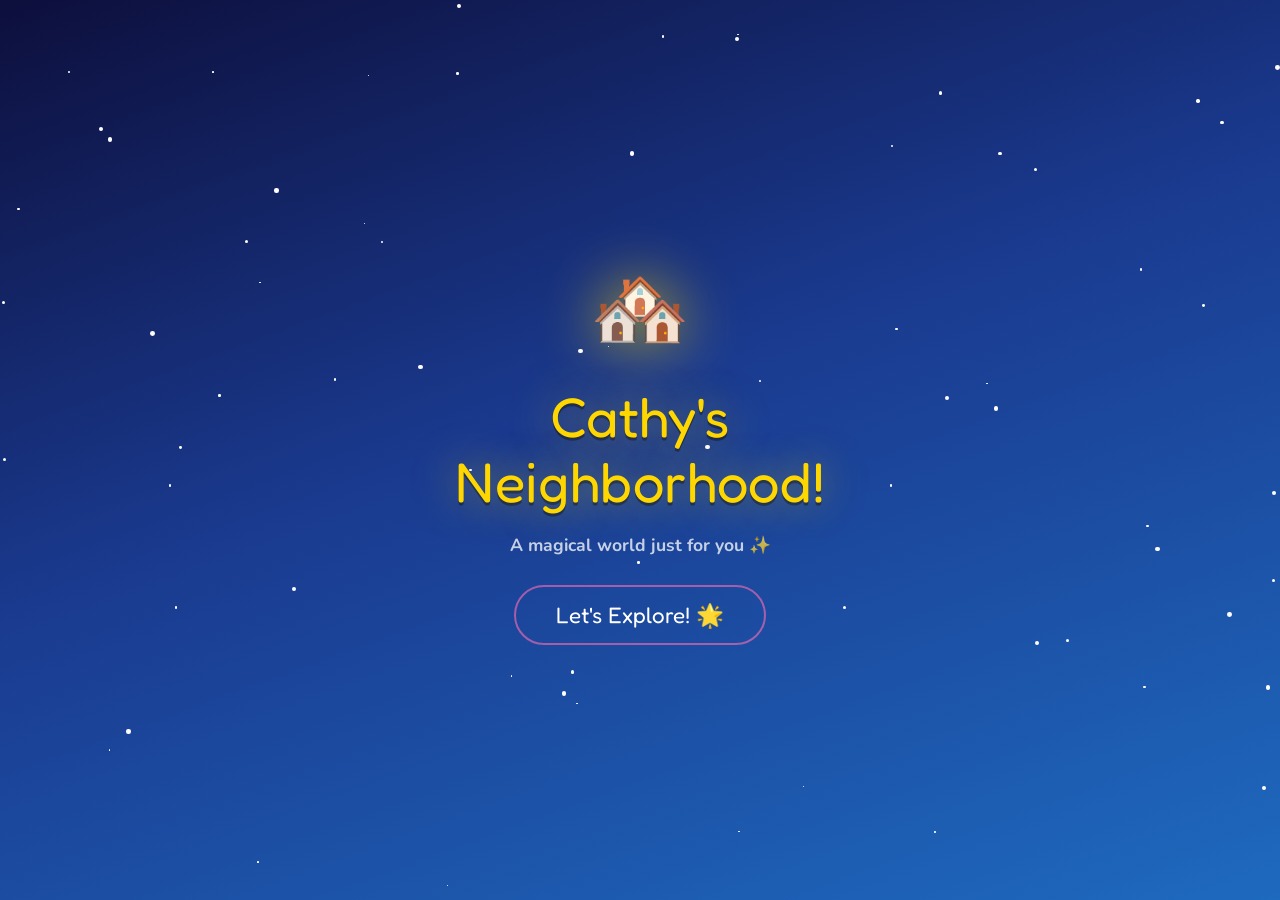
<file: index.html>
<!DOCTYPE html>
<html lang="en">
<head>
<meta charset="UTF-8">
<meta name="viewport" content="width=device-width, initial-scale=1.0, user-scalable=no">
<meta name="apple-mobile-web-app-capable" content="yes">
<meta name="apple-mobile-web-app-status-bar-style" content="black-translucent">
<meta name="theme-color" content="#1565c0">
<title>Cathy's Neighborhood v5.6</title>
<link rel="manifest" href="manifest.json">

<!-- PWA / iOS install icons -->
<link rel="apple-touch-icon" sizes="180x180" href="icons/apple-touch-icon.png">
<link rel="icon" type="image/png" sizes="32x32" href="icons/favicon-32.png">
<link rel="icon" type="image/png" sizes="16x16" href="icons/favicon-16.png">

<!-- iOS fullscreen behavior -->
<meta name="apple-mobile-web-app-capable" content="yes">
<meta name="apple-mobile-web-app-status-bar-style" content="black-translucent">
<meta name="apple-mobile-web-app-title" content="Cathy's World">

<!-- Android / Chrome install -->
<meta name="mobile-web-app-capable" content="yes">
<meta name="application-name" content="Cathy's World">

<!-- Prevent phone number detection -->
<meta name="format-detection" content="telephone=no">

<link rel="preconnect" href="https://fonts.googleapis.com">
<link href="https://fonts.googleapis.com/css2?family=Nunito:wght@400;700;800;900&family=Fredoka+One&display=swap" rel="stylesheet">
<style>
/* ─────────────────────────────────────────
   CATHY'S NEIGHBORHOOD v3.1
   Image-map driven. Pan + pinch-zoom.
   v2.1 — Music Lab added, CN.BASE path fix
   v2.2 — Little Chef Kitchen live
   v2.3 — New map, Garden zone added, all zones recalibrated
   v2.4 — Toybox persistence fix, Pond & Pet Sanctuary live
   v2.5 — All rooms built, navigation fixed (back/home)
   v2.6 — Room illustrations embedded, glass UI panels
   v2.7 — Full touch/click audit: zone double-fire, canvas timing, audio null-safety
   v2.8 — Navigation splash fix, driveway 3-step wash, distinct drum sounds, robot assembly, SVG nails, mower image
   v2.9 — PWA icons, .nojekyll, 404.html, apple-touch-icon, all GitHub Pages install requirements
   v3.0 — GSAP animation system: spring physics, wobble reactions, elastic confetti, smooth transitions everywhere
   v3.1 — Full audio engine (synth SFX + bg music per room), celebrate close fixed, kitchen chopping + sizzle pan
   v5.6 — Pond rebuilt (GSAP ripples, hunger system, food arcs, animal wobbles), Mower fixed (SVG mower + pointer events), Driveway tool order fixed, Salon spray fixed (synth SFX + bg music per room), celebrate close fixed, kitchen chopping + sizzle pan: spring physics, wobble reactions, elastic confetti, smooth transitions everywhere, .nojekyll, 404.html, apple-touch-icon, all GitHub Pages install requirements, driveway 3-step wash, distinct drum sounds, robot assembly, SVG nails, mower image
───────────────────────────────────────── */
:root {
  --font-title:'Fredoka One',cursive;
  --font-body:'Nunito',sans-serif;
  --gold:#ffd700; --pink:#ff6eb4; --purple:#7c3aed;
}
*,*::before,*::after{margin:0;padding:0;box-sizing:border-box;-webkit-tap-highlight-color:transparent;}
html,body{width:100%;height:100%;overflow:hidden;background:#1a6bc7;font-family:var(--font-body);touch-action:none;user-select:none;}

/* SPLASH */
#splash{position:fixed;inset:0;z-index:2000;background:linear-gradient(160deg,#0d0f3c 0%,#1a3a8f 45%,#1e6abf 100%);display:flex;flex-direction:column;align-items:center;justify-content:center;gap:20px;transition:opacity .7s ease;}
#splash.out{opacity:0;pointer-events:none;}
.ss-bg{position:absolute;inset:0;overflow:hidden;pointer-events:none;}
.sstar{position:absolute;border-radius:50%;background:#fff;animation:stwinkle var(--d,2s) var(--dl,0s) ease-in-out infinite alternate;}
@keyframes stwinkle{from{opacity:.1;transform:scale(.6)}to{opacity:1;transform:scale(1.3)}}
.sp-logo{font-size:clamp(3rem,10vw,5rem);animation:logoPop 1s cubic-bezier(.34,1.56,.64,1) both;filter:drop-shadow(0 0 30px rgba(255,215,0,.7));}
.sp-title{font-family:var(--font-title);font-size:clamp(2rem,7vw,3.5rem);color:var(--gold);text-shadow:0 0 40px rgba(255,215,0,.5),0 3px 0 rgba(0,0,0,.4);text-align:center;line-height:1.15;animation:logoPop 1s .15s cubic-bezier(.34,1.56,.64,1) both;}
.sp-sub{font-size:clamp(.9rem,2.5vw,1.1rem);color:rgba(255,255,255,.75);font-weight:700;animation:fadeUp .7s .4s ease both;}
.sp-btn{margin-top:8px;font-family:var(--font-title);font-size:clamp(1.1rem,3vw,1.4rem);color:#fff;background:none;border:2.5px solid rgba(255,110,180,.6);border-radius:50px;padding:14px 40px;cursor:pointer;animation:fadeUp .7s .7s ease both,btnPulse 2.2s 1.4s ease-in-out infinite;transition:background .2s,transform .15s;}
.sp-btn:active{transform:scale(.96);background:rgba(255,110,180,.2);}
@keyframes logoPop{from{opacity:0;transform:scale(.5) translateY(24px)}to{opacity:1;transform:none}}
@keyframes fadeUp{from{opacity:0;transform:translateY(18px)}to{opacity:1;transform:none}}
@keyframes btnPulse{0%,100%{box-shadow:0 0 0 0 rgba(255,110,180,.5)}50%{box-shadow:0 0 0 14px rgba(255,110,180,0)}}

/* WORLD */
#world-wrap{position:fixed;inset:0;overflow:hidden;cursor:grab;background:#1a6bc7;}
#world-wrap:active{cursor:grabbing;}
#world{position:absolute;transform-origin:0 0;will-change:transform;}

/* MAP IMAGE */
#map-img{display:block;width:2000px;height:1089px;image-rendering:auto;pointer-events:none;user-select:none;-webkit-user-drag:none;border-radius:18px;box-shadow:0 20px 80px rgba(0,0,0,.45),0 0 0 6px rgba(255,255,255,.15);}

/* ZONES */
.zone{position:absolute;border-radius:50%;cursor:pointer;background:rgba(255,255,255,0);border:3px solid rgba(255,255,255,0);transition:background .2s,border-color .2s,transform .15s;display:flex;align-items:center;justify-content:center;animation:zonePulse 3s ease-in-out infinite;}
.zone:hover{background:rgba(255,255,255,.18);border-color:rgba(255,255,255,.55);transform:scale(1.06);}
.zone:active{transform:scale(.94);}
@keyframes zonePulse{0%,100%{box-shadow:0 0 0 0 rgba(255,255,255,0)}50%{box-shadow:0 0 0 12px rgba(255,255,255,.08)}}
.zone:nth-child(1){animation-delay:0s}.zone:nth-child(2){animation-delay:.4s}.zone:nth-child(3){animation-delay:.8s}
.zone:nth-child(4){animation-delay:1.2s}.zone:nth-child(5){animation-delay:1.6s}.zone:nth-child(6){animation-delay:2s}
.zone:nth-child(7){animation-delay:2.4s}.zone:nth-child(8){animation-delay:2.8s}
.zone-icon{font-size:2rem;opacity:0;transform:translateY(6px);transition:opacity .2s,transform .2s;pointer-events:none;filter:drop-shadow(0 2px 6px rgba(0,0,0,.6));}
.zone:hover .zone-icon{opacity:1;transform:none;}
.zone-label{position:absolute;bottom:-34px;left:50%;transform:translateX(-50%);font-family:var(--font-title);font-size:clamp(.7rem,2vw,.9rem);color:#fff;white-space:nowrap;background:rgba(0,0,0,.5);padding:4px 12px;border-radius:20px;border:1px solid rgba(255,255,255,.2);backdrop-filter:blur(4px);opacity:0;transition:opacity .2s;pointer-events:none;}
.zone:hover .zone-label{opacity:1;}

/* RIPPLE */
.ripple{position:absolute;border-radius:50%;pointer-events:none;background:rgba(255,255,255,.45);transform:scale(0);opacity:1;animation:rippleOut .6s ease-out forwards;}
@keyframes rippleOut{to{transform:scale(4);opacity:0}}

/* STARBURST */
.starburst{position:fixed;pointer-events:none;z-index:800;font-size:1.6rem;animation:starFly var(--dur,.8s) ease-out forwards;}
@keyframes starFly{0%{transform:translate(0,0) scale(1);opacity:1}100%{transform:translate(var(--tx,0px),var(--ty,-80px)) scale(.3);opacity:0}}

/* HUD */
#hud{position:fixed;top:0;left:0;right:0;z-index:400;padding:max(env(safe-area-inset-top),10px) 14px 0;pointer-events:none;}
.hud-bar{display:flex;align-items:center;justify-content:space-between;padding:9px 14px;background:rgba(10,20,60,.62);backdrop-filter:blur(14px);-webkit-backdrop-filter:blur(14px);border-radius:18px;border:1px solid rgba(255,255,255,.13);pointer-events:all;}
.hud-title{font-family:var(--font-title);font-size:clamp(.9rem,2.5vw,1.15rem);color:var(--gold);text-shadow:0 0 12px rgba(255,215,0,.5);}
.hud-right{display:flex;gap:8px;}
.hud-btn{width:42px;height:42px;border-radius:13px;border:none;background:rgba(255,255,255,.1);border:1px solid rgba(255,255,255,.15);color:#fff;font-size:1.2rem;cursor:pointer;display:flex;align-items:center;justify-content:center;transition:background .2s,transform .15s;position:relative;}
.hud-btn:active{transform:scale(.91);background:rgba(255,255,255,.2);}
.hold-ring{position:absolute;inset:-4px;border-radius:17px;pointer-events:none;background:conic-gradient(var(--gold) 0deg,transparent 0deg);opacity:0;transition:opacity .2s;}
.holding .hold-ring{opacity:1;}

/* GREETING */
#greeting{position:fixed;top:72px;left:50%;z-index:500;transform:translateX(-50%) translateY(-12px);background:linear-gradient(135deg,#ff6eb4,#c026d3);border-radius:22px;padding:11px 22px;font-family:var(--font-title);font-size:clamp(.9rem,2.5vw,1.1rem);color:#fff;text-shadow:0 1px 4px rgba(0,0,0,.3);box-shadow:0 8px 28px rgba(192,38,211,.45);border:2px solid rgba(255,255,255,.3);opacity:0;pointer-events:none;white-space:nowrap;max-width:88vw;text-align:center;transition:opacity .4s,transform .4s cubic-bezier(.34,1.4,.64,1);}
#greeting.show{opacity:1;transform:translateX(-50%) translateY(0);}
#greeting::before{content:'';position:absolute;top:-10px;left:50%;transform:translateX(-50%);border:9px solid transparent;border-bottom-color:#ff6eb4;border-top:none;}

/* ZOOM */
#zoom-wrap{position:fixed;right:14px;z-index:400;display:flex;flex-direction:column;gap:6px;bottom:156px;}
.zoom-btn{width:38px;height:38px;border-radius:11px;border:none;background:rgba(10,20,60,.62);backdrop-filter:blur(10px);border:1px solid rgba(255,255,255,.15);color:#fff;font-size:1.1rem;cursor:pointer;display:flex;align-items:center;justify-content:center;transition:background .2s,transform .15s;  font-weight:900;
}
.zoom-btn:active{transform:scale(.9);}

/* MINIMAP */
#minimap{position:fixed;right:14px;bottom:156px;width:108px;height:60px;background:rgba(10,20,60,.65);backdrop-filter:blur(8px);border-radius:12px;border:1px solid rgba(255,255,255,.15);overflow:hidden;pointer-events:none;margin-bottom:52px;}
#mm-vp{position:absolute;border:2px solid var(--gold);border-radius:3px;background:rgba(255,215,0,.12);transition:all .1s linear;}

/* TOYBOX */
#toybox{position:fixed;bottom:0;left:0;right:0;z-index:400;padding:0 14px max(env(safe-area-inset-bottom),10px);}
.tb-inner{display:flex;align-items:center;gap:8px;padding:8px 14px;background:rgba(10,20,60,.62);backdrop-filter:blur(14px);border-radius:18px;border:1px solid rgba(255,255,255,.13);}
.tb-lbl{font-family:var(--font-title);font-size:.8rem;color:rgba(255,255,255,.45);flex-shrink:0;}
.slot{flex:1;min-width:0;height:48px;max-width:64px;border-radius:13px;background:rgba(255,255,255,.07);border:2px dashed rgba(255,255,255,.2);display:flex;align-items:center;justify-content:center;font-size:1.45rem;cursor:pointer;transition:all .2s;position:relative;}
.slot.filled{background:rgba(255,255,255,.14);border-style:solid;border-color:rgba(255,255,255,.3);}
.slot:active{transform:scale(.89);}
.slot-n{position:absolute;bottom:2px;right:5px;font-size:.55rem;font-weight:900;color:rgba(255,255,255,.4);font-family:var(--font-body);}

/* MODAL */
#modal-bg{position:fixed;inset:0;z-index:600;background:rgba(0,0,0,0);pointer-events:none;transition:background .35s;display:flex;align-items:center;justify-content:center;}
#modal-bg.open{background:rgba(5,10,40,.78);pointer-events:all;backdrop-filter:blur(10px);-webkit-backdrop-filter:blur(10px);}
.modal-card{width:min(92vw,480px);max-height:88vh;border-radius:30px;overflow:hidden;transform:scale(.65) translateY(50px);opacity:0;transition:transform .42s cubic-bezier(.34,1.45,.64,1),opacity .28s ease;position:relative;display:flex;flex-direction:column;box-shadow:0 40px 90px rgba(0,0,0,.65),0 0 0 2px rgba(255,255,255,.12);}
#modal-bg.open .modal-card{transform:none;opacity:1;}
.modal-hdr{padding:30px 26px 20px;display:flex;flex-direction:column;align-items:center;gap:10px;}
.modal-emoji{font-size:3.6rem;animation:mfloat 2.4s ease-in-out infinite alternate;filter:drop-shadow(0 4px 10px rgba(0,0,0,.35));}
@keyframes mfloat{from{transform:translateY(0)}to{transform:translateY(-10px)}}
.modal-title{font-family:var(--font-title);font-size:1.9rem;color:#fff;text-align:center;}
.modal-tagline{font-size:.95rem;font-weight:700;color:rgba(255,255,255,.82);text-align:center;line-height:1.4;}
.modal-body{padding:0 26px 18px;display:flex;flex-direction:column;gap:12px;overflow-y:auto;}
.feat-row{display:flex;align-items:center;gap:13px;background:rgba(255,255,255,.13);border-radius:14px;padding:13px 15px;border:1px solid rgba(255,255,255,.14);}
.feat-icon{font-size:1.55rem;flex-shrink:0;}
.feat-text{font-weight:800;font-size:.92rem;color:#fff;line-height:1.25;}
.feat-sub{font-size:.8rem;color:rgba(255,255,255,.68);margin-top:2px;}
.coming-tag{display:flex;align-items:center;justify-content:center;gap:7px;background:rgba(255,255,255,.08);border:2px dashed rgba(255,255,255,.28);border-radius:13px;padding:13px;font-family:var(--font-title);font-size:1rem;color:rgba(255,255,255,.75);margin-top:2px;}
.modal-ftr{padding:6px 26px 26px;}
.enter-btn{width:100%;padding:17px;border-radius:18px;border:2px solid rgba(255,255,255,.35);background:rgba(255,255,255,.22);font-family:var(--font-title);font-size:1.25rem;color:#fff;cursor:pointer;letter-spacing:.02em;display:flex;align-items:center;justify-content:center;gap:8px;transition:background .2s,transform .15s;box-shadow:0 6px 20px rgba(0,0,0,.25);}
.enter-btn:hover{background:rgba(255,255,255,.3);}
.enter-btn:active{transform:scale(.97);}
.close-btn{position:absolute;top:12px;right:12px;width:46px;height:46px;border-radius:50%;border:none;background:rgba(0,0,0,.35);color:#fff;font-size:1.3rem;cursor:pointer;display:flex;align-items:center;justify-content:center;border:1.5px solid rgba(255,255,255,.3);transition:background .2s,transform .15s;touch-action:manipulation;-webkit-tap-highlight-color:transparent;z-index:10;}
.close-btn:hover{background:rgba(255,255,255,.18);transform:scale(1.08);}

/* PARENT GATE */
#parent-gate{position:fixed;inset:0;z-index:900;background:rgba(0,0,0,.88);backdrop-filter:blur(18px);display:flex;align-items:center;justify-content:center;opacity:0;pointer-events:none;transition:opacity .3s;}
#parent-gate.open{opacity:1;pointer-events:all;}
.pg-card{background:linear-gradient(145deg,#1a0533,#2d0a6e);border-radius:28px;padding:38px;width:min(90vw,400px);text-align:center;display:flex;flex-direction:column;gap:18px;align-items:center;border:2px solid rgba(192,132,252,.4);box-shadow:0 40px 80px rgba(0,0,0,.6);}
.pg-title{font-family:var(--font-title);font-size:1.7rem;color:#c084fc;}
.pg-sub{font-size:.9rem;color:rgba(255,255,255,.65);line-height:1.5;}
.pg-btn{width:100%;padding:15px;border-radius:14px;border:none;font-family:var(--font-title);font-size:1.05rem;cursor:pointer;transition:transform .15s,filter .2s;}
.pg-btn:active{transform:scale(.97);}
.pg-btn.danger{background:linear-gradient(135deg,#c62828,#b71c1c);color:#fff;}
.pg-btn.back{background:rgba(255,255,255,.1);color:rgba(255,255,255,.8);border:1px solid rgba(255,255,255,.2);}

/* EDIT MODE */
#editor-toggle{position:fixed;left:14px;bottom:90px;z-index:400;padding:8px 14px;border-radius:12px;border:none;background:rgba(10,20,60,.7);backdrop-filter:blur(8px);border:1px solid rgba(255,255,255,.15);color:rgba(255,255,255,.6);font-family:var(--font-body);font-size:.75rem;font-weight:700;cursor:pointer;transition:all .2s;letter-spacing:.04em;}
#editor-toggle.active{background:rgba(255,200,0,.2);border-color:var(--gold);color:var(--gold);}
body.edit-mode .zone{background:rgba(255,255,0,.18)!important;border-color:rgba(255,255,0,.7)!important;cursor:move!important;}
body.edit-mode .zone-icon{opacity:1!important;transform:none!important;}
body.edit-mode .zone-label{opacity:1!important;}

/* TOYBOX SLOTS — match cn-core renderToyboxBar output */
.tb-slot{flex:1;max-width:60px;height:48px;border-radius:13px;background:rgba(255,255,255,.07);border:2px dashed rgba(255,255,255,.2);display:flex;align-items:center;justify-content:center;cursor:pointer;position:relative;transition:all .2s;}
.tb-slot.filled{background:rgba(255,255,255,.14);border-style:solid;border-color:rgba(255,255,255,.3);}
.tb-slot:active{transform:scale(.88);}
.tb-emoji{font-size:1.4rem;}
.tb-num{position:absolute;bottom:2px;right:5px;font-size:.5rem;font-weight:900;color:rgba(255,255,255,.35);font-family:var(--font-body);}

/* ── QUICK NAV MENU ── */
#nav-btn {
  position:fixed; bottom:calc(var(--toybox-h, 100px) + 14px); right:14px;
  z-index:400; width:52px; height:52px; border-radius:50%;
  background:linear-gradient(135deg,#7c3aed,#4c1d95);
  border:2.5px solid rgba(255,255,255,.35);
  box-shadow:0 4px 18px rgba(124,58,237,.5);
  color:#fff; font-size:1.5rem; cursor:pointer;
  display:flex; align-items:center; justify-content:center;
  touch-action:manipulation; -webkit-tap-highlight-color:transparent;
  transition:transform .15s, box-shadow .15s;
}
#nav-btn:active { transform:scale(.88); }
#nav-btn.open { background:linear-gradient(135deg,#dc2626,#991b1b); }

#nav-panel {
  position:fixed; bottom:calc(var(--toybox-h, 100px) + 76px); right:10px;
  z-index:399;
  background:rgba(10,6,30,.94); backdrop-filter:blur(18px);
  border-radius:20px; padding:8px 6px;
  border:1.5px solid rgba(255,255,255,.14);
  box-shadow:0 12px 40px rgba(0,0,0,.55);
  display:none; flex-direction:column; gap:3px;
  width:200px; max-height:65vh; overflow-y:auto;
  scrollbar-width:none;
}
#nav-panel::-webkit-scrollbar { display:none; }
#nav-panel.open { display:flex; }

.nav-room {
  display:flex; align-items:center; gap:10px;
  padding:9px 12px; border-radius:13px;
  cursor:pointer; touch-action:manipulation;
  -webkit-tap-highlight-color:transparent;
  transition:background .12s;
  border:none; background:transparent; width:100%; text-align:left;
}
.nav-room:hover, .nav-room:active {
  background:rgba(255,255,255,.1);
}
.nav-room-ico { font-size:1.3rem; flex-shrink:0; }
.nav-room-name {
  font-family:'Fredoka One',cursive;
  font-size:.72rem; color:#fff; line-height:1.2;
}
.nav-divider {
  height:1px; background:rgba(255,255,255,.08); margin:2px 6px;
}
.nav-header {
  font-family:'Fredoka One',cursive; font-size:.58rem;
  color:rgba(255,255,255,.4); text-align:center; padding:4px 0 2px;
  letter-spacing:.06em; text-transform:uppercase;
}

</style>
</head>
<body>

<!-- SPLASH -->
<div id="splash">
  <div class="ss-bg" id="ssStars"></div>
  <div class="sp-logo">🏘️</div>
  <div class="sp-title">Cathy's<br>Neighborhood!</div>
  <div class="sp-sub">A magical world just for you ✨</div>
  <button class="sp-btn" id="splashBtn" onclick="startGame()">Let's Explore! 🌟</button>
</div>

<!-- WORLD -->
<div id="world-wrap">
  <div id="world">
    <img id="map-img" src="CathysHood.png" alt="Cathy's Neighborhood"
      onerror="this.src='https://placehold.co/2000x1089/1a6bc7/white?text=Add+CathysHood.png'">
  </div>
</div>

<!-- HUD -->
<div id="hud">
  <div class="hud-bar">
    <div class="hud-title">🌟 Cathy's Neighborhood <span style="font-size:.7em;opacity:.6">v5.6</span></div>
    <div id="coin-display" onclick="showCoinInfo()" title="Your coins — keep exploring to earn more!" style="font-family:var(--font-title);font-size:.85rem;color:var(--gold);text-shadow:0 0 8px rgba(255,215,0,.4);padding:4px 10px;background:rgba(0,0,0,.2);border-radius:10px;border:1px solid rgba(255,215,0,.2)">🪙 0</div>
      <div class="hud-right">
      <button class="hud-btn" id="audioBtn" onclick="toggleAudio()" title="Toggle sound">🔊</button>
      <button class="hud-btn" onclick="centerView()" title="Reset Map View" aria-label="Reset map view">🗺️</button>
      <div class="hud-btn" id="home-btn"
        onmousedown="holdStart(event)" onmouseup="holdEnd()" onmouseleave="holdEnd()"
        ontouchstart="holdStart(event)" ontouchend="holdEnd()"
        title="Hold for Parent Settings">
        🏠<div class="hold-ring" id="holdRing"></div>
      </div>
    </div>
  </div>
</div>

<div id="greeting"></div>

<div id="zoom-wrap">
  <button class="zoom-btn" onclick="doZoom(+.12)" title="Zoom In" aria-label="Zoom in">+</button>
  <button class="zoom-btn" onclick="doZoom(-.12)" title="Zoom Out" aria-label="Zoom out">−</button>
</div>

<div id="minimap" onclick="centerView()" title="Tap to reset view" style="cursor:pointer"><div id="mm-vp"></div></div>

<div id="toybox">
  <div class="tb-inner">
    <div class="tb-lbl">🧸</div>
    <div id="toybox-bar" style="display:flex;gap:8px;flex:1;"></div>
  </div>
</div>

<!-- EDIT ZONES moved to parent gate -->

<!-- MODAL -->
<div id="modal-bg" onclick="bgClick(event)">
  <div class="modal-card" id="mCard">
    <button class="close-btn" onclick="closeModal()">✕</button>
    <div class="modal-hdr" id="mHdr"></div>
    <div class="modal-body" id="mBody"></div>
    <div class="modal-ftr">
      <button class="enter-btn" onclick="enterRoom()">
        <span id="enterLbl">Let's Go!</span> 🚀
      </button>
    </div>
  </div>
</div>

<!-- PARENT GATE -->
<div id="parent-gate">
  <div class="pg-card">
    <div style="font-size:2.8rem">🔐</div>
    <div class="pg-title">Parent Settings</div>
    <div class="pg-sub">🏠 Hold the home button for 3 seconds to open this panel.<br>Parent controls for Cathy's Neighborhood.</div>
    <button class="pg-btn" onclick="toggleEdit();closePG()" style="background:linear-gradient(135deg,#1565c0,#0d47a1)">✏️ Edit Zone Layout</button>
        <button class="pg-btn danger" onclick="resetGame()">🔄 Reset All Progress</button>
    <div style="font-family:var(--font-title);font-size:.6rem;color:rgba(255,255,255,.35);text-align:center;margin-top:4px">
      v5.6 — cathyshood
    </div>
    <button class="pg-btn back" onclick="closePG()">← Back to Play</button>
  </div>
</div>

<script src="https://cdn.jsdelivr.net/npm/gsap@3.12.5/dist/gsap.min.js">
  document.addEventListener('cn:coins', e => {
    const el=document.getElementById('coin-display');
    if(el) el.textContent='🪙 '+e.detail.coins;
  });
</script>
<!-- CN Core Engine — for live toybox persistence -->
<script src="shared/cn-core.js"></script>
<script>
'use strict';

/* ── ROOM DATA ───────────────────────────────────────────
   cx/cy = center as % of 2000×1089 image
   rx/ry = radii as % (ellipse hitbox)
   Calibrated to the CathysHood.png layout.
──────────────────────────────────────────────────────── */
const ROOMS = [
  {
    // Main house body — lower-left facade, front door area
    id:'home', label:"Cathy's Home", emoji:'🏡', icon:'🏠',
    color:['#8d6e63','#5d4037'],
    cx:21, cy:44, rx:11, ry:14,
    tagline:"Cathy's cozy home base! 🌟",
    features:[
      {icon:'🛋️',text:'Living Room',sub:'Relax, play and hang out!'},
      {icon:'🛏️',text:"Cathy's Bedroom",sub:'Your very own special room!'},
    ],
    entranceLabel:"Go Home!"
  },
  {
    // Music Lab label sits left of house, ground-floor left windows
    id:'music', label:'Music Lab', emoji:'🎵', icon:'🎸',
    color:['#6a1b9a','#4a148c'],
    cx:24, cy:30, rx:9, ry:10,
    tagline:"Make beats, loops & songs! 🎸",
    features:[
      {icon:'🥁',text:'Drum Machine',sub:'Tap the pads to lay down your beat!'},
      {icon:'🎸',text:'Loop Launcher',sub:'Layer real guitar recordings!'},
      {icon:'🎹',text:'Mini Keyboard',sub:'Play melodies with one finger!'},
      {icon:'🎤',text:'Sing Along',sub:'Record your very own voice!'},
    ],
    entranceLabel:"Make Music!", stub:false
  },
  {
    // Salon = turret tower, upper-right of house
    id:'salon', label:'Royal Salon', emoji:'💇‍♀️', icon:'✂️',
    color:['#e91e8c','#880e4f'],
    cx:38, cy:13, rx:7, ry:11,
    tagline:"Style, glam & sparkle! 💅",
    features:[
      {icon:'🖌️',text:'Magic Hair Brush',sub:'Add color streaks with one swipe!'},
      {icon:'💅',text:'Glitter Station',sub:'Nails, gems & sparkles!'},
      {icon:'🪞',text:'Big Mirror',sub:'See your stunning look!'},
    ],
    entranceLabel:"Get Glamorous!", stub:false
  },
  {
    // Kitchen = open structure top-right
    id:'kitchen', label:"Little Chef's Kitchen", emoji:'🍳', icon:'👩‍🍳',
    color:['#e65100','#bf360c'],
    cx:78, cy:23, rx:13, ry:17,
    tagline:"Cook, bake & blend yummy things! 🧁",
    features:[
      {icon:'🎂',text:'Bake a Cake',sub:'Watch it rise in the oven!'},
      {icon:'🥤',text:'Magic Blender',sub:'Mix colors to make new flavors!'},
      {icon:'🍪',text:'Cookie Time',sub:'Bake treats for your pets!'},
    ],
    entranceLabel:"Start Cooking!", stub:false
  },
  {
    // Red barn, left side
    id:'garage', label:'The Garage & 3D Print Lab', emoji:'🔧', icon:'🛠️',
    color:['#b71c1c','#7f0000'],
    cx:13, cy:64, rx:12, ry:17,
    tagline:"Fix it, build it, print it! 🔩",
    features:[
      {icon:'🔩',text:'Junior Fix-It Shop',sub:'Drill, hammer & repair stuff!'},
      {icon:'🖨️',text:'3D Print Lab',sub:'Swipe to scrape your creation!'},
      {icon:'🪛',text:'Tool Wall',sub:'Every tool has its place!'},
    ],
    entranceLabel:"Get to Work!", stub:false
  },
  {
    // Tesla + Hummer + charger, center-lower
    id:'driveway', label:'The Driveway', emoji:'⚡', icon:'🚗',
    color:['#0277bd','#01579b'],
    cx:44, cy:70, rx:16, ry:17,
    tagline:"Wash, charge & zoom zoom zoom! 🚙",
    features:[
      {icon:'🚿',text:'Power Washer',sub:'Spray off dirt to reveal the color!'},
      {icon:'⚡',text:'EV Charger',sub:'Plug in & watch the battery fill!'},
      {icon:'🏎️',text:'Tesla & Hummer',sub:'Two very cool rides!'},
    ],
    entranceLabel:"Wash the Cars!", stub:false
  },
  {
    // Pond + elephant + dog, center-right
    id:'pond', label:'Pond & Pet Sanctuary', emoji:'🐘', icon:'🐾',
    color:['#2e7d32','#1b5e20'],
    cx:65, cy:57, rx:13, ry:16,
    tagline:"All the animals need your love! 🐾",
    features:[
      {icon:'🐘',text:'Elephant Friend',sub:'Splash in the pond together!'},
      {icon:'🐶',text:'Feed the Puppy',sub:'Drag food to the hungry doggo!'},
      {icon:'🌊',text:'Lily Pond',sub:'Tap to make ripples & bubbles!'},
    ],
    entranceLabel:"Visit the Animals!", stub:false
  },
  {
    // Mower only — sits right of pond, labeled "ZT1 50 MOWER"
    id:'mower', label:'Cub Cadet ZT1 50', emoji:'🚜', icon:'🚜',
    color:['#33691e','#1b5e20'],
    cx:80, cy:60, rx:8, ry:10,
    tagline:"Mow the whole yard! 🌾",
    features:[
      {icon:'🚜',text:'Cub Cadet ZT1 50',sub:'Hop on and mow the whole yard!'},
      {icon:'🌿',text:'Grass Patterns',sub:'Make cool stripe designs!'},
    ],
    entranceLabel:"Start Mowing!", stub:false
  },
  {
    // Garden veggie patches — far right, labeled "GARDEN"
    id:'garden', label:'The Garden', emoji:'🥕', icon:'🌱',
    color:['#558b2f','#33691e'],
    cx:88, cy:43, rx:8, ry:12,
    tagline:"Grow yummy fruits and veggies! 🥦",
    features:[
      {icon:'🥕',text:'Veggie Patch',sub:'Plant seeds and watch them grow!'},
      {icon:'🌻',text:'Flower Beds',sub:'Pick flowers for the house!'},
      {icon:'💧',text:'Watering Can',sub:'Keep your plants happy!'},
    ],
    entranceLabel:"Start Gardening!", stub:false
  },
  {
    // Crane + ABC blocks, bottom-right corner
    id:'construction', label:'Alphabet Construction', emoji:'🏗️', icon:'🅰️',
    color:['#f57f17','#e65100'],
    cx:89, cy:77, rx:10, ry:13,
    tagline:"Build words, learn letters! 🔡",
    features:[
      {icon:'🏗️',text:'Big Crane',sub:'Lift and stack the letter blocks!'},
      {icon:'🧱',text:'A B C Blocks',sub:'Spell your name and more!'},
      {icon:'📚',text:'Word Builder',sub:'Stack letters to make words!'},
    ],
    entranceLabel:"Start Building!", stub:false
  },
];

/* ── STATE ─────────────────────────────────────────────── */
const IMG_W=2000, IMG_H=1089;
const MIN_Z=.22, MAX_Z=2.2;
let S={z:.5,px:0,py:0,dragging:false,lx:0,ly:0,ld:0,
       activeRoom:null,toybox:[null,null,null,null,null],
       holdIval:null,holdPct:0,greetTimer:null,editMode:false};

/* ── SPLASH ─────────────────────────────────────────────── */
(function buildStars(){
  const c=document.getElementById('ssStars');
  for(let i=0;i<70;i++){
    const d=document.createElement('div');
    const sz=Math.random()*4+1;
    d.className='sstar';
    d.style.cssText=`left:${Math.random()*100}%;top:${Math.random()*100}%;width:${sz}px;height:${sz}px;--d:${(Math.random()*2.5+.8).toFixed(1)}s;--dl:${(Math.random()*3).toFixed(1)}s;`;
    c.appendChild(d);
  }
})();

function startGame(){
  sessionStorage.setItem('cn_visited','1');
  document.getElementById('splash').classList.add('out');
  setTimeout(()=>{
    document.getElementById('splash').style.display='none';
    showGreet(timeGreet());
    CN.Audio.bgStart('map');
  },700);
}

/* ── WORLD INIT ─────────────────────────────────────────── */
function initWorld(){
  const world=document.getElementById('world');
  ROOMS.forEach((r,idx)=>{
    const el=document.createElement('div');
    el.className='zone';
    el.id='z_'+r.id;
    el.dataset.rid=r.id;
    el.style.animationDelay=(idx*.4)+'s';
    el.innerHTML=`<span class="zone-icon">${r.icon}</span><span class="zone-label">${r.label}</span>`;
    placeZone(el,r);
    // Use pointerup only - avoids touch+click double-fire on mobile
    el.addEventListener('pointerdown', e=>{ e.currentTarget._moved=false; });
    el.addEventListener('pointermove', e=>{ e.currentTarget._moved=true; });
    el.addEventListener('pointerup', e=>{
      if(e.currentTarget._moved) return; // was a drag, not a tap
      if(!S.editMode){ e.preventDefault(); zClick(r,e); }
    });
    el.addEventListener('touchstart',e=>editDragStart(e,r),{passive:true});
    world.appendChild(el);
  });
  centerView();
}

function placeZone(el,r){
  const x=r.cx/100*IMG_W, y=r.cy/100*IMG_H;
  const rx=r.rx/100*IMG_W, ry=r.ry/100*IMG_H;
  el.style.left=(x-rx)+'px';
  el.style.top=(y-ry)+'px';
  el.style.width=(rx*2)+'px';
  el.style.height=(ry*2)+'px';
  // Direct touchstart for mobile — faster than click, not blocked by pan handler
  el.addEventListener('touchstart', e=>{
    e.preventDefault(); // prevent pan handler taking over
    e.stopPropagation();
    const room=r; // capture
    const t=e.changedTouches[0];
    zClick(room, {clientX:t.clientX, clientY:t.clientY, changedTouches:e.changedTouches});
  }, {passive:false});
}

/* ── TRANSFORM ──────────────────────────────────────────── */
function applyXform(){
  document.getElementById('world').style.transform=
    `translate(${S.px}px,${S.py}px) scale(${S.z})`;
  updateMM();
}

function clamp(){
  const vw=window.innerWidth,vh=window.innerHeight;
  const sw=IMG_W*S.z,sh=IMG_H*S.z;
  const mx=Math.min(vw*.2,120),my=Math.min(vh*.2,100);
  S.px=Math.min(mx,Math.max(vw-sw-mx,S.px));
  S.py=Math.min(my,Math.max(vh-sh-my,S.py));
}

function centerView(){
  const vw=window.innerWidth,vh=window.innerHeight;
  S.z=Math.min(MAX_Z,Math.max(MIN_Z,Math.min((vw-28)/IMG_W,(vh-110)/IMG_H)));
  S.px=(vw-IMG_W*S.z)/2;
  S.py=(vh-IMG_H*S.z)/2;
  clamp(); applyXform();
}

function doZoom(d){
  const vw=window.innerWidth,vh=window.innerHeight;
  const oz=S.z;
  S.z=Math.min(MAX_Z,Math.max(MIN_Z,S.z+d));
  S.px=vw/2-(vw/2-S.px)*(S.z/oz);
  S.py=vh/2-(vh/2-S.py)*(S.z/oz);
  clamp(); applyXform();
}

/* ── INPUT ──────────────────────────────────────────────── */
function setupInput(){
  const w=document.getElementById('world-wrap');

  w.addEventListener('mousedown',e=>{
    if(e.target.closest('.zone')||e.target.closest('.hud-btn')) return;
    S.dragging=true; S.lx=e.clientX; S.ly=e.clientY;
  });
  window.addEventListener('mousemove',e=>{
    if(!S.dragging) return;
    S.px+=e.clientX-S.lx; S.py+=e.clientY-S.ly;
    S.lx=e.clientX; S.ly=e.clientY;
    clamp(); applyXform();
  });
  window.addEventListener('mouseup',()=>S.dragging=false);

  w.addEventListener('touchstart',e=>{
    if(e.target.closest('.zone')) return;
    if(e.touches.length===1){S.dragging=true;S.lx=e.touches[0].clientX;S.ly=e.touches[0].clientY;}
    else if(e.touches.length===2){S.dragging=false;S.ld=tDist(e.touches);}
  },{passive:true});

  w.addEventListener('touchmove',e=>{
    if(e.touches.length===1&&S.dragging){
      S.px+=e.touches[0].clientX-S.lx; S.py+=e.touches[0].clientY-S.ly;
      S.lx=e.touches[0].clientX; S.ly=e.touches[0].clientY;
      clamp(); applyXform();
    } else if(e.touches.length===2){
      const nd=tDist(e.touches);
      const vw=window.innerWidth,vh=window.innerHeight;
      const mx=(e.touches[0].clientX+e.touches[1].clientX)/2;
      const my=(e.touches[0].clientY+e.touches[1].clientY)/2;
      const oz=S.z;
      S.z=Math.min(MAX_Z,Math.max(MIN_Z,S.z*(nd/S.ld)));
      S.px=mx-(mx-S.px)*(S.z/oz);
      S.py=my-(my-S.py)*(S.z/oz);
      S.ld=nd; clamp(); applyXform();
    }
  },{passive:true});

  w.addEventListener('touchend',()=>{ if(!S.editDrag) S.dragging=false; });

  w.addEventListener('wheel',e=>{
    e.preventDefault();
    const oz=S.z;
    S.z=Math.min(MAX_Z,Math.max(MIN_Z,S.z+(e.deltaY<0?.1:-.1)));
    S.px=e.clientX-(e.clientX-S.px)*(S.z/oz);
    S.py=e.clientY-(e.clientY-S.py)*(S.z/oz);
    clamp(); applyXform();
  },{passive:false});
}

function tDist(t){const dx=t[0].clientX-t[1].clientX,dy=t[0].clientY-t[1].clientY;return Math.sqrt(dx*dx+dy*dy);}

/* ── MINIMAP ────────────────────────────────────────────── */
function updateMM(){
  const mm=document.getElementById('minimap');
  const mW=mm.offsetWidth,mH=mm.offsetHeight;
  const sx=mW/IMG_W,sy=mH/IMG_H;
  const vw=window.innerWidth,vh=window.innerHeight;
  const vp=document.getElementById('mm-vp');
  vp.style.left=Math.max(0,-S.px/S.z*sx)+'px';
  vp.style.top=Math.max(0,-S.py/S.z*sy)+'px';
  vp.style.width=Math.min(mW,vw/S.z*sx)+'px';
  vp.style.height=Math.min(mH,vh/S.z*sy)+'px';
}

/* ── ZONE CLICK ─────────────────────────────────────────── */
function zClick(room,e){
  if(e && e.stopPropagation) e.stopPropagation();
  // Ripple effect on the zone
  const el=document.getElementById('z_'+room.id);
  const rip=document.createElement('div');
  rip.className='ripple';
  rip.style.cssText='width:100%;height:100%;left:0;top:0;';
  el.appendChild(rip);
  setTimeout(()=>rip.remove(),700);

  // Star burst from tap point
  const cx=e.changedTouches?e.changedTouches[0].clientX:e.clientX;
  const cy=e.changedTouches?e.changedTouches[0].clientY:e.clientY;
  spawnStars(cx,cy,7);

  if(navigator.vibrate) navigator.vibrate([12,8,12]);
  openModal(room);
}

function spawnStars(x,y,n){
  const emojis=['⭐','🌟','✨','💫','🌸','💥','🎉'];
  for(let i=0;i<n;i++){
    const el=document.createElement('div');
    el.className='starburst';
    el.textContent=emojis[Math.floor(Math.random()*emojis.length)];
    const a=Math.random()*Math.PI*2,d=50+Math.random()*70;
    el.style.cssText=`left:${x}px;top:${y}px;--tx:${Math.cos(a)*d}px;--ty:${Math.sin(a)*d-40}px;--dur:${(.5+Math.random()*.5).toFixed(2)}s;animation-delay:${(Math.random()*.15).toFixed(2)}s;`;
    document.body.appendChild(el);
    setTimeout(()=>el.remove(),1100);
  }
}

/* ── MODAL ──────────────────────────────────────────────── */
function openModal(room){
  S.activeRoom=room;
  document.getElementById('mCard').style.background=
    `linear-gradient(150deg,${room.color[0]},${room.color[1]})`;
  document.getElementById('mHdr').innerHTML=`
    <div class="modal-emoji">${room.emoji}</div>
    <div class="modal-title">${room.label}</div>
    <div class="modal-tagline">${room.tagline}</div>`;
  document.getElementById('mBody').innerHTML=
    room.features.map(f=>`
      <div class="feat-row">
        <div class="feat-icon">${f.icon}</div>
        <div><div class="feat-text">${f.text}</div><div class="feat-sub">${f.sub}</div></div>
      </div>`).join('')
    +(room.stub?'<div class="coming-tag">🚧 Coming soon — building this room! 🚧</div>':'');
  document.getElementById('enterLbl').textContent=room.stub?'Peek Inside!':(room.entranceLabel||"Let's Go!");
  document.getElementById('modal-bg').classList.add('open');
  // Use CSS transition instead of GSAP so closeModal can cleanly reverse it
  // Reset first, then let CSS transition animate in
  const card=document.getElementById('mCard');
  if(window.gsap){ gsap.killTweensOf(card); }
  card.style.transform=''; card.style.opacity='';
}

function closeModal(){
  const bg=document.getElementById('modal-bg');
  const card=document.getElementById('mCard');
  // Kill any running GSAP animation that might have set inline styles
  if(window.gsap){ gsap.killTweensOf(card); }
  // Reset inline styles so CSS transition takes over
  card.style.transform='';
  card.style.opacity='';
  bg.classList.remove('open');
  S.activeRoom=null;
}
function bgClick(e){if(e.target===document.getElementById('modal-bg')) closeModal();}

function enterRoom(){
  const r=S.activeRoom; if(!r) return;
  if(r.stub){
    closeModal();
    showGreet("Coming soon! We're building this! 🚧");
    spawnStars(window.innerWidth/2,window.innerHeight/2,12);
    return;
  }
  window.location.href=`rooms/${r.id}/index.html`;
}

/* ── PARENT GATE ────────────────────────────────────────── */
function holdStart(e){
  e.preventDefault();
  S.holdPct=0;
  const ring=document.getElementById('holdRing');
  document.getElementById('home-btn').classList.add('holding');
  S.holdIval=setInterval(()=>{
    S.holdPct+=100/30;
    ring.style.background=`conic-gradient(var(--gold) ${S.holdPct*3.6}deg,transparent ${S.holdPct*3.6}deg)`;
    if(S.holdPct>=100){holdEnd();openPG();}
  },100);
}
function holdEnd(){
  clearInterval(S.holdIval); S.holdPct=0;
  document.getElementById('holdRing').style.background='none';
  document.getElementById('home-btn').classList.remove('holding');
}
function openPG(){document.getElementById('parent-gate').classList.add('open');}
function closePG(){document.getElementById('parent-gate').classList.remove('open');}
function resetGame(){
  if(!confirm("Reset all of Cathy's progress? This can't be undone.")) return;
  localStorage.clear();
  try{indexedDB.deleteDatabase('CathysNeighborhood');}catch(e){}
  closePG(); showGreet('All reset! Fresh start! 🌟');
}

/* ── TOYBOX ─────────────────────────────────────────────── */
function slotTap(i){ CN._slotTap(i); }
// Override CN.Room.greet to use map page's showGreet bubble
CN.Room.greet = showGreet;

/* ── ZONE EDITOR ────────────────────────────────────────── */
function toggleEdit(){
  S.editMode=!S.editMode;
  document.body.classList.toggle('edit-mode',S.editMode);
  const btn=document.getElementById('editor-toggle');
  btn.classList.toggle('active',S.editMode);
  btn.textContent=S.editMode?'✅ DONE EDITING':'✏️ EDIT ZONES';
  if(!S.editMode){
    console.log('=== Zone positions ===');
    ROOMS.forEach(r=>console.log(`{id:'${r.id}',cx:${r.cx.toFixed(1)},cy:${r.cy.toFixed(1)},rx:${r.rx.toFixed(1)},ry:${r.ry.toFixed(1)}}`));
  }
}

function editDragStart(e,room){
  if(!S.editMode) return;
  e.stopPropagation();
  const pt=e.touches?e.touches[0]:e;
  S.lx=pt.clientX; S.ly=pt.clientY;
  const el=document.getElementById('z_'+room.id);
  const moveH=ev=>{
    const p=ev.touches?ev.touches[0]:ev;
    room.cx=Math.max(0,Math.min(100,room.cx+(p.clientX-S.lx)/S.z/IMG_W*100));
    room.cy=Math.max(0,Math.min(100,room.cy+(p.clientY-S.ly)/S.z/IMG_H*100));
    S.lx=p.clientX; S.ly=p.clientY;
    placeZone(el,room);
  };
  const upH=()=>{
    window.removeEventListener('mousemove',moveH);
    window.removeEventListener('mouseup',upH);
    window.removeEventListener('touchmove',moveH);
    window.removeEventListener('touchend',upH);
    S.dragging=false;
  };
  window.addEventListener('mousemove',moveH);
  window.addEventListener('mouseup',upH);
  window.addEventListener('touchmove',moveH,{passive:true});
  window.addEventListener('touchend',upH);
}

/* ── GREETING ───────────────────────────────────────────── */
function showGreet(msg){
  const g=document.getElementById('greeting');
  clearTimeout(S.greetTimer);
  g.textContent=msg; g.classList.add('show');
  if(window.gsap) gsap.fromTo(g,{y:-16,opacity:0},{y:0,opacity:1,duration:.4,ease:'back.out(2)'});
  S.greetTimer=setTimeout(()=>g.classList.remove('show'),3200);
}
function timeGreet(){
  const h=new Date().getHours();
  const s={
    morning:["Good morning, Cathy! 🌅","Rise and shine! ☀️","What a beautiful morning! 🌸"],
    afternoon:["Hi Cathy! Let's play! 🌈","What are we doing today? 🎉","Ready for adventure? 🌟"],
    evening:["Good evening, Cathy! 🌆","Almost dinner time! 🍽️","One more adventure! ⭐"],
    night:["Sleepy time soon! 😴","Sweet dreams coming! 🌙","Last adventure tonight! 🌟"],
  };
  const k=h<12?'morning':h<17?'afternoon':h<21?'evening':'night';
  return s[k][Math.floor(Math.random()*s[k].length)];
}

/* ── SERVICE WORKER ─────────────────────────────────────── */
if('serviceWorker' in navigator)
  if ('serviceWorker' in navigator) {
  navigator.serviceWorker.register('./sw.js').then(reg => {
    // Force check for updates every time the page loads
    reg.update();
    // When a new SW is waiting, activate it immediately
    reg.addEventListener('updatefound', () => {
      const newSW = reg.installing;
      newSW.addEventListener('statechange', () => {
        if (newSW.state === 'installed' && navigator.serviceWorker.controller) {
          // New SW ready — reload to use it
          window.location.reload();
        }
      });
    });
  }).catch(()=>{});
}

/* ── CACHE BUST — clears old SW on first visit after deploy ── */
const EXPECTED_CACHE = 'cathys-hood-v5.6';
(async () => {
  if (!('caches' in window)) return;
  const keys = await caches.keys();
  const hasOld = keys.some(k => k !== EXPECTED_CACHE && k.startsWith('cathys-hood-'));
  if (hasOld) {
    // Old cache found — unregister all SWs and reload fresh
    const regs = await navigator.serviceWorker.getRegistrations();
    await Promise.all(regs.map(r => r.unregister()));
    await Promise.all(keys.map(k => caches.delete(k)));
    window.location.reload();
  }
})();

/* ── BOOT ───────────────────────────────────────────────── */
function showCoinInfo(){
  const coins = CN.Coins.get();
  showGreet(`🪙 You have ${coins} coin${coins===1?'':'s'}! Keep exploring to earn more!`);
  spawnStars(window.innerWidth/2, window.innerHeight/2, 8);
}
function toggleAudio(){
  const muted=CN.Audio.toggle();
  document.getElementById('audioBtn').textContent=muted?'🔇':'🔊';
}
CN.Audio.unlockOnGesture();

document.addEventListener('DOMContentLoaded',()=>{
  initWorld();
  setupInput();
  applyXform();
  // Load live toybox from IndexedDB
  renderToyboxBar();
  CN.updateCoinDisplay();
  // Skip splash if returning from a room
  if(sessionStorage.getItem('cn_visited')){
    const sp=document.getElementById('splash');
    sp.style.display='none';
    setTimeout(()=>showGreet(timeGreet()),400);
  }
  // Auto-hide editor toggle after 6s
  setTimeout(()=>{
    const t=document.getElementById('editor-toggle');
    t.style.transition='opacity .5s';
    t.style.opacity='0';
    t.style.pointerEvents='none';
  },6000);
});

window.addEventListener('resize',()=>{clamp();applyXform();});

/* ── QUICK NAV ── */
let _navOpen = false;
function toggleNav() {
  _navOpen = !_navOpen;
  document.getElementById('nav-btn').classList.toggle('open', _navOpen);
  document.getElementById('nav-panel').classList.toggle('open', _navOpen);
  if (_navOpen && window.gsap) {
    gsap.from('#nav-panel .nav-room', {
      x:20, opacity:0, stagger:.04, duration:.25, ease:'back.out(1.5)'
    });
  }
}
function closeNav() {
  _navOpen = false;
  document.getElementById('nav-btn').classList.remove('open');
  document.getElementById('nav-panel').classList.remove('open');
}
function navToRoom(roomId) {
  closeNav();
  if (!roomId) {
    // Back to map — we're already on the map
    centerView();
    showGreet('Use the map to explore! 🗺️');
    return;
  }
  window.location.href = 'rooms/' + roomId + '/index.html';
}
// Close nav when tapping outside
document.addEventListener('pointerdown', e => {
  if (_navOpen && !e.target.closest('#nav-btn') && !e.target.closest('#nav-panel')) {
    closeNav();
  }
});

</script>

<!-- ── QUICK NAV BUTTON ── -->
<button id="nav-btn" onclick="toggleNav()" title="Quick Room Select" aria-label="Quick room select">🗺</button>
<div id="nav-panel" id="navPanel">
  <div class="nav-header">Jump To Room</div>
  <button class="nav-room" onclick="navToRoom('home')"><span class="nav-room-ico">🏡</span><span class="nav-room-name">Cathy's Home</span></button>
  <button class="nav-room" onclick="navToRoom('kitchen')"><span class="nav-room-ico">🍳</span><span class="nav-room-name">Little Chef's Kitchen</span></button>
  <button class="nav-room" onclick="navToRoom('salon')"><span class="nav-room-ico">💅</span><span class="nav-room-name">Royal Salon</span></button>
  <button class="nav-room" onclick="navToRoom('garage')"><span class="nav-room-ico">🔧</span><span class="nav-room-name">Garage Workshop</span></button>
  <button class="nav-room" onclick="navToRoom('driveway')"><span class="nav-room-ico">🚗</span><span class="nav-room-name">Driveway</span></button>
  <button class="nav-room" onclick="navToRoom('pond')"><span class="nav-room-ico">🐘</span><span class="nav-room-name">The Pond</span></button>
  <button class="nav-room" onclick="navToRoom('mower')"><span class="nav-room-ico">🚜</span><span class="nav-room-name">Lawn Mower</span></button>
  <button class="nav-room" onclick="navToRoom('garden')"><span class="nav-room-ico">🥕</span><span class="nav-room-name">The Garden</span></button>
  <button class="nav-room" onclick="navToRoom('construction')"><span class="nav-room-ico">🏗️</span><span class="nav-room-name">Alphabet Construction</span></button>
  <button class="nav-room" onclick="navToRoom('music')"><span class="nav-room-ico">🎵</span><span class="nav-room-name">Music Lab</span></button>
  <div class="nav-divider"></div>
  <button class="nav-room" onclick="navToRoom(null)" style="justify-content:center">
    <span class="nav-room-ico">🗺️</span>
    <span class="nav-room-name">Back to Map</span>
  </button>
</div>

</body>
</html>
</file>
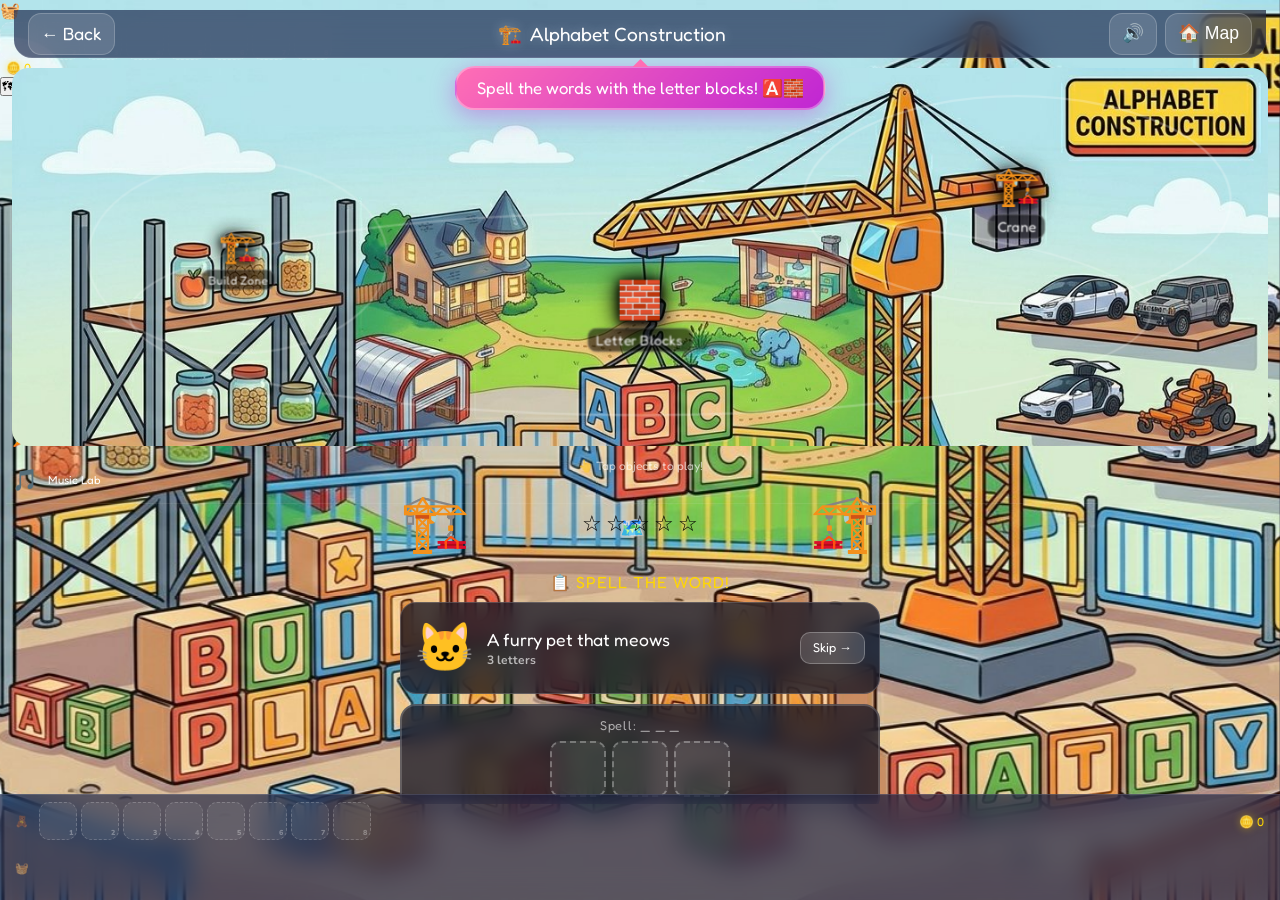
<file: rooms/construction/index.html>
<!DOCTYPE html>
<html lang="en">
<head>
<meta charset="UTF-8">
<meta name="viewport" content="width=device-width, initial-scale=1.0, user-scalable=no">
<meta name="apple-mobile-web-app-capable" content="yes">
<title>Alphabet Construction — Cathy's Neighborhood</title>
<link rel="preconnect" href="https://fonts.googleapis.com">
<link href="https://fonts.googleapis.com/css2?family=Nunito:wght@400;700;800;900&family=Fredoka+One&display=swap" rel="stylesheet">
<link rel="stylesheet" href="../../shared/room-shell.css">
<style>
body {
  background: none;
  background-color: #1a1a2e;
  overflow: hidden;
}
#stage-overlay {
  position: fixed; inset: 0; z-index: 0;
  background: rgba(0,0,0,0.40);
  pointer-events: none;
}
#stage {
  display: flex; flex-direction: column; align-items: center;
  padding: 10px 12px 6px; gap: 10px;
}

.section-title { font-family:var(--font-title); font-size:clamp(.85rem,2.5vw,1rem); color:var(--gold); letter-spacing:.06em; text-transform:uppercase; }

/* ── WORD DISPLAY ── */
.word-display {
  width:100%; max-width:480px;
  background:rgba(0,0,0,.25); border-radius:16px; padding:12px 14px;
  border:2px solid rgba(255,255,255,.2);
  text-align:center;
}
.word-target { font-family:var(--font-title); font-size:.8rem; color:rgba(255,255,255,.6); margin-bottom:6px; letter-spacing:.06em; }
.word-slots {
  display:flex; gap:6px; justify-content:center; flex-wrap:wrap; min-height:60px; align-items:center;
}
.word-slot {
  width:clamp(40px,10vw,56px); height:clamp(40px,10vw,56px);
  border-radius:10px; border:2px dashed rgba(255,255,255,.3);
  display:flex; align-items:center; justify-content:center;
  font-family:var(--font-title); font-size:clamp(1.2rem,4vw,1.8rem);
  color:#fff; background:rgba(255,255,255,.08);
  transition:all .2s;
}
.word-slot.filled { border-style:solid; border-color:rgba(255,255,255,.5); background:rgba(255,255,255,.18); }
.word-slot.correct { border-color:#00e676; background:rgba(0,230,118,.15); color:#00e676; }
.word-slot.wrong   { border-color:#ff5252; background:rgba(255,82,82,.15); animation:shake .3s ease; }
@keyframes shake { 0%,100%{transform:translateX(0)} 25%{transform:translateX(-6px)} 75%{transform:translateX(6px)} }

/* ── LETTER BLOCKS ── */
.block-yard {
  width:100%; max-width:480px;
  background:rgba(0,0,0,.2); border-radius:16px; padding:12px;
  border:1.5px solid rgba(255,255,255,.15);
}
.block-grid { display:flex; gap:7px; flex-wrap:wrap; justify-content:center; }
.block {
  width:clamp(40px,10vw,52px); height:clamp(40px,10vw,52px);
  border-radius:10px; cursor:pointer;
  display:flex; align-items:center; justify-content:center;
  font-family:var(--font-title); font-size:clamp(1.1rem,3.5vw,1.5rem); color:#fff;
  font-weight:900; border:2px solid rgba(255,255,255,.3);
  box-shadow:0 4px 0 rgba(0,0,0,.4), 0 6px 12px rgba(0,0,0,.25);
  transition:transform .1s, box-shadow .1s, filter .1s;
  position:relative; overflow:hidden;
}
.block:active {
  transform:translateY(3px) scale(.95);
  box-shadow:0 1px 0 rgba(0,0,0,.4), 0 2px 6px rgba(0,0,0,.2);
  filter:brightness(1.2);
}
.block.used { opacity:.35; pointer-events:none; }
.block-shine {
  position:absolute; top:0; left:-60%;
  width:40%; height:100%;
  background:linear-gradient(90deg,transparent,rgba(255,255,255,.25),transparent);
  animation:blockShine 3s ease-in-out infinite;
}
@keyframes blockShine { 0%{left:-60%} 50%,100%{left:120%} }

/* ── CHALLENGE CARDS ── */
.challenge-card {
  width:100%; max-width:480px;
  background:rgba(0,0,0,.25); border-radius:16px; padding:12px 14px;
  border:1.5px solid rgba(255,255,255,.15);
  display:flex; align-items:center; gap:12px;
}
.challenge-img { font-size:clamp(2rem,7vw,3rem); flex-shrink:0; }
.challenge-text { flex:1; }
.challenge-name { font-family:var(--font-title); font-size:clamp(.9rem,2.5vw,1.1rem); color:#fff; }
.challenge-hint { font-size:.75rem; color:rgba(255,255,255,.65); font-weight:700; margin-top:2px; }
.next-btn {
  font-family:var(--font-title); font-size:.8rem; color:#fff;
  background:rgba(255,255,255,.15); border:1.5px solid rgba(255,255,255,.25);
  border-radius:10px; padding:7px 12px; cursor:pointer; white-space:nowrap;
  transition:all .15s;
}
.next-btn:active { transform:scale(.93); }

/* Crane decoration */
.crane { font-size:clamp(2rem,7vw,3.5rem); animation:craneSway 3s ease-in-out infinite alternate; pointer-events:none; }
@keyframes craneSway { from{transform:rotate(-3deg)} to{transform:rotate(3deg)} }

/* Stars/score */
.score-row { display:flex; gap:4px; justify-content:center; }
.score-star { font-size:1.4rem; transition:transform .3s; }
.score-star.earned { animation:starEarn .5s cubic-bezier(.34,1.56,.64,1); }
@keyframes starEarn { from{transform:scale(0) rotate(-20deg)} to{transform:scale(1) rotate(0)} }

/* ── ILLUSTRATION BACKGROUND SUPPORT ── */

.workbench, .print-lab, .wash-station, .charger-station,
.mirror-frame, .mirror-wrap, .keyboard-wrap, .drum-grid,
.loop-grid, .garden-bed, .controls, .dashboard, .lawn-wrap,
.block-yard, .word-display, .food-shelf, .basket,
.palette, .tools, .nail-row, .sticker-tray,
.bpm-wrap, .tool-strip, .seed-row, .challenge-card,
.stations, .station {
  background: rgba(10, 12, 30, 0.72) !important;
  backdrop-filter: blur(10px) !important;
  -webkit-backdrop-filter: blur(10px) !important;
  border-color: rgba(255,255,255,0.18) !important;
}
.station {
  background: rgba(10, 12, 30, 0.75) !important;
}
.garden-bed {
  background: linear-gradient(180deg, rgba(60,30,15,0.85), rgba(40,20,8,0.9)) !important;
}
.broken-item {
  background: rgba(0,0,0,0.5) !important;
}
.car-wrap {
  background: linear-gradient(180deg, rgba(100,160,220,0.6), rgba(200,230,255,0.4)) !important;
}


/* ── HIDDEN JOHNNY ── */
.johnny-hide {
  position:fixed; z-index:50;
  cursor:pointer; touch-action:manipulation;
  -webkit-tap-highlight-color:transparent;
  opacity:0; /* starts invisible — fades in after 8s */
  transition:opacity 1s;
  animation:none;
}
.johnny-peek {
  font-size:clamp(1.2rem,4vw,1.8rem);
  display:block;
  animation:peekBob 2s ease-in-out infinite alternate;
  filter:drop-shadow(0 2px 4px rgba(0,0,0,.4));
}
@keyframes peekBob { from{transform:translateY(0) rotate(-5deg)} to{transform:translateY(-6px) rotate(5deg)} }
.johnny-pop {
  position:fixed; z-index:800;
  display:flex; flex-direction:column; align-items:center; gap:6px;
  pointer-events:none;
}
.johnny-emoji { font-size:clamp(3rem,12vw,5rem); animation:johnnyJump .6s cubic-bezier(.34,1.5,.64,1) forwards; }
@keyframes johnnyJump { from{transform:scale(0) rotate(-20deg)} to{transform:scale(1) rotate(0)} }
.johnny-shout { font-family:var(--font-title); font-size:1rem; color:var(--gold); text-shadow:0 2px 8px rgba(0,0,0,.6); white-space:nowrap; }
</style>
</head>
<body class="has-basket">
<div id="bg-layer" style="background-image:url('bg.png')"></div>
<div id="room-hud">
  <div class="hud-inner">
    <button id="back-btn" onclick="CN.Room.goBack()">← Back</button>
    <div class="hud-room-name">🏗️ <span>Alphabet Construction</span></div>
    <div class="hud-right">
      <button class="hud-btn" id="audioBtn" onclick="toggleAudio()" title="Toggle sound">🔊</button>
      <button class="hud-btn" onclick="CN.Room.goHome()">🏠 Map</button>
    </div>
  </div>
</div>
<div id="greeting"></div>

<div id="stage">
  <!-- ── HOTSPOT SCENE ── -->
  <div class="hs-scene" id="hsScene">
    <img src="bg.png" class="scene-bg" alt="Alphabet Construction">
    <div id="hs-layer"></div>
  </div>
  <div style="font-family:var(--font-title);font-size:.75rem;color:rgba(255,255,255,.65);text-align:center;padding:2px 0">
    👆 Tap objects to play!
  </div>
  <!-- Activities scroll below scene -->
  <!-- Crane + score -->
  <div style="display:flex;align-items:center;justify-content:space-between;width:100%;max-width:480px">
    <div class="crane">🏗️</div>
    <div class="score-row" id="scoreRow"></div>
    <div class="crane" style="transform:scaleX(-1)">🏗️</div>
  </div>

  <!-- Challenge -->
  <div class="section-title">📋 Spell the Word!</div>
  <div class="challenge-card" id="challengeCard"></div>

  <!-- Word slots -->
  <div class="word-display">
    <div class="word-target" id="wordTarget">Tap the letters in order ↓</div>
    <div class="word-slots" id="wordSlots"></div>
  </div>

  <!-- Letter blocks -->
  <div class="section-title">🧱 Letter Blocks</div>
  <div class="block-yard">
    <div class="block-grid" id="blockGrid"></div>
  </div>

  <!-- Action row -->
  <div style="display:flex;gap:10px;width:100%;max-width:480px;justify-content:center">
    <button class="cn-btn" style="background:rgba(0,0,0,.3);padding:10px 18px;font-size:.9rem" onclick="clearWord()">↩ Clear</button>
    <button class="cn-btn" style="background:linear-gradient(135deg,#f57f17,#e65100);padding:10px 18px;font-size:.9rem" onclick="checkWord()">✅ Check!</button>
    <button class="cn-btn" style="background:rgba(0,0,0,.3);padding:10px 18px;font-size:.9rem" onclick="nextWord()">→ Next</button>
  </div>
</div>

<!-- Basket Bar -->
<div id="basket-bar-wrap">
  <div class="basket-lbl">🧺</div>
  <div id="basket-bar"></div>
  <div id="coin-display">🪙 0</div>
</div>
<!-- Toybox Bar -->
<div id="toybox-bar-wrap">
  <div class="bar-row"><div class="tb-label">🧸</div><div id="toybox-bar"></div><div id="coin-display">🪙 0</div></div>
  <div class="bar-row"><div class="tb-label">🧺</div><div id="basket-bar"></div></div>
</div>
<div id="celebrate">
  <div class="celebrate-card">
    <div class="celebrate-emoji" id="celEmoji">🏗️</div>
    <div class="celebrate-title" id="celTitle">Correct!</div>
    <div class="celebrate-msg" id="celMsg">You spelled it!</div>
    <button class="cn-btn cn-btn-lg" style="background:linear-gradient(135deg,#f57f17,#e65100)" onclick="hideCelebrate();nextWord()">Next Word! →</button>
  </div>
</div>

<script src="https://cdn.jsdelivr.net/npm/gsap@3.12.5/dist/gsap.min.js"></script>
<script src="../../shared/cn-core.js"></script>
<script>
'use strict';
const ROOM_ID = 'construction';

const WORDS = [
  { word:'CAT',  emoji:'🐱', hint:'A furry pet that meows' },
  { word:'DOG',  emoji:'🐶', hint:'Man\'s best friend' },
  { word:'SUN',  emoji:'☀️', hint:'It shines in the sky' },
  { word:'BUS',  emoji:'🚌', hint:'You ride it to school' },
  { word:'HAT',  emoji:'🎩', hint:'You wear it on your head' },
  { word:'CAR',  emoji:'🚗', hint:'Daddy drives one' },
  { word:'MAP',  emoji:'🗺️', hint:'Shows you where to go' },
  { word:'HEN',  emoji:'🐔', hint:'A farm bird that lays eggs' },
  { word:'PIG',  emoji:'🐷', hint:'A pink farm animal' },
  { word:'LOG',  emoji:'🪵', hint:'A piece of wood' },
];

const COLORS = ['#e53935','#f57c00','#fdd835','#43a047','#1e88e5','#8e24aa','#00897b','#d81b60'];
const LETTERS = 'ABCDEFGHIJKLMNOPQRSTUVWXYZ'.split('');

let C = { wordIdx:0, typed:[], score:0, total:0 };

CN.Room.init(ROOM_ID, async (saved) => {
  if(saved){ C.wordIdx=saved.wordIdx||0; C.score=saved.score||0; }
  buildScore();
  buildChallenge();
  buildBlocks();
  
  // GSAP button press feedback on all interactive elements
  document.querySelectorAll('.cn-btn,.pad,.tool-card,.car-btn,.seed,.garden-tool,.fix-tool,.tool-btn,.loop-btn,.voice-btn,.block,.key').forEach(el => {
    el.addEventListener('pointerdown', () => CN.Anim && CN.Anim.btnPress(el));
  });
  CN.Room.greet("Spell the words with the letter blocks! 🅰️🧱");
  CN.Audio.bgStart('construction');
  setTimeout(()=>initRoomHotspots(),300);
});

function buildScore(){
  const row=document.getElementById('scoreRow');
  row.innerHTML='';
  for(let i=0;i<5;i++){
    const s=document.createElement('div');
    s.className='score-star'+(i<C.score?' earned':'');
    s.textContent=i<C.score?'⭐':'☆';
    row.appendChild(s);
  }
}

function buildChallenge(){
  const w=WORDS[C.wordIdx%WORDS.length];
  document.getElementById('challengeCard').innerHTML=`
    <div class="challenge-img">${w.emoji}</div>
    <div class="challenge-text">
      <div class="challenge-name">${w.hint}</div>
      <div class="challenge-hint">${w.word.length} letters</div>
    </div>
    <button class="next-btn" onclick="nextWord()">Skip →</button>
  `;
  document.getElementById('wordTarget').textContent=`Spell: ${'_ '.repeat(w.word.length).trim()}`;
  C.typed=[];
  renderSlots();
}

function renderSlots(){
  const w=WORDS[C.wordIdx%WORDS.length];
  const slots=document.getElementById('wordSlots');
  slots.innerHTML='';
  for(let i=0;i<w.word.length;i++){
    const s=document.createElement('div');
    s.className='word-slot'+(i<C.typed.length?' filled':'');
    s.textContent=C.typed[i]||'';
    slots.appendChild(s);
  }
}

function buildBlocks(){
  const grid=document.getElementById('blockGrid');
  grid.innerHTML='';
  LETTERS.forEach((letter,i)=>{
    const b=document.createElement('div');
    b.className='block';
    b.id='block_'+letter;
    b.style.background=`linear-gradient(145deg,${COLORS[i%COLORS.length]},${COLORS[(i+3)%COLORS.length]}99)`;
    b.innerHTML=`${letter}<div class="block-shine"></div>`;
    b.addEventListener('pointerdown', ()=>tapLetter(letter,b));
    grid.appendChild(b);
  });
}

function tapLetter(letter,el){
  const w=WORDS[C.wordIdx%WORDS.length];
  if(C.typed.length>=w.word.length) return;
  C.typed.push(letter);
  el.classList.add('used');
  renderSlots();
  // Animate the newly filled slot
  if(window.gsap){
    const slots = document.querySelectorAll('.word-slot.filled');
    const last  = slots[slots.length-1];
    if(last) gsap.fromTo(last,{scale:0,rotation:-15},{scale:1,rotation:0,duration:.35,ease:'back.out(3)'});
  }
  CN.FX.haptic('tap');

  // Spawnfloat
  const rect=el.getBoundingClientRect();
  const floater=document.createElement('div');
  floater.style.cssText=`position:fixed;left:${rect.left+rect.width/2}px;top:${rect.top}px;font-family:var(--font-title);font-size:1.3rem;color:#fff;pointer-events:none;z-index:800;animation:noteRise .8s ease-out forwards;--tx:0px;--rot:0deg;`;
  floater.textContent=letter;
  document.body.appendChild(floater);
  setTimeout(()=>floater.remove(),900);

  if(C.typed.length===w.word.length) setTimeout(checkWord,300);
}

function checkWord(){
  const w=WORDS[C.wordIdx%WORDS.length];
  const typed=C.typed.join('');
  const slots=document.querySelectorAll('.word-slot');

  if(typed===w.word){
    slots.forEach((s,i)=>{
    s.classList.add('correct');
    if(window.gsap) gsap.fromTo(s,{scale:.8},{scale:1.2,duration:.2,delay:i*.08,ease:'power2.out',yoyo:true,repeat:1,onComplete:()=>gsap.to(s,{scale:1,duration:.15})});
  });
    C.score=Math.min(5,C.score+1); C.total++;
    buildScore();
    CN.FX.haptic('success');
    (window.gsap ? CN.Anim.starBurst(window.innerWidth/2,window.innerHeight*.4,12) : CN.FX.stars(window.innerWidth/2,window.innerHeight*.4,12));
    CN.Coins.add(3,'construction_word'); renderToyboxBar();
    showCelebrate(w.emoji,'Correct! 🎉',`"${w.word}" +3 🪙 Well done! 🌟`);
    saveConstruction();
  } else {
    slots.forEach(s=>{
    s.classList.add('wrong');
    if(window.gsap) CN.Anim.shake(s);
  });
    setTimeout(()=>{ slots.forEach(s=>s.classList.remove('wrong')); clearWord(); },800);
    CN.Audio.play('wordWrong');
    CN.FX.haptic('error');
    CN.Room.greet(`Not quite! Try again! The answer is ${w.word.length} letters 🤔`);
  }
}

function clearWord(){
  C.typed=[];
  document.querySelectorAll('.block').forEach(b=>b.classList.remove('used'));
  renderSlots();
}

function nextWord(){
  C.wordIdx=(C.wordIdx+1)%WORDS.length;
  clearWord();
  buildChallenge();
  CN.Room.greet(`Next word! ${WORDS[C.wordIdx%WORDS.length].hint} 🧱`);
  saveConstruction();
}

function showCelebrate(emoji,title,msg){ document.getElementById('celEmoji').textContent=emoji; document.getElementById('celTitle').textContent=title; document.getElementById('celMsg').textContent=msg; CN.Audio.play('celebrate');
  CN.addCoins(10).then(()=>CN.updateCoinDisplay());
  document.getElementById('celebrate').classList.add('show');
  if(window.gsap) CN.Anim.celebrateIn(document.querySelector('.celebrate-card')); (window.gsap ? CN.Anim.confettiBurst(window.innerWidth/2,window.innerHeight*.3,30) : CN.FX.confetti(30)); }
function hideCelebrate() { const overlay = document.getElementById('celebrate'); const card  = document.querySelector('.celebrate-card'); if(window.gsap && card) {  CN.Anim.celebrateOut(card, overlay); } else {  overlay.classList.remove('show'); }}

async function saveConstruction(){
  await CN.Room.save(ROOM_ID,{ wordIdx:C.wordIdx, score:C.score });
}

// Add noteRise keyframe if not present
const s=document.createElement('style');
s.textContent='@keyframes noteRise{from{transform:translate(0,0);opacity:1}to{transform:translate(0,-60px);opacity:0}}';
document.head.appendChild(s);
// Stagger grid items on load
document.addEventListener("DOMContentLoaded",()=>{setTimeout(()=>{const g=document.querySelector(".block-grid");if(g&&window.gsap)CN.Anim.staggerIn(g);},400);});
/* ── ROOM HOTSPOTS ── */
const ROOM_HS_CONSTRUCTION = [{"id": "blocks", "emoji": "🧱", "label": "Letter Blocks", "cx": 50, "cy": 65, "rx": 35, "ry": 22}, {"id": "crane", "emoji": "🏗️", "label": "Crane", "cx": 80, "cy": 35, "rx": 14, "ry": 22}, {"id": "scaffold", "emoji": "🏗️", "label": "Build Zone", "cx": 18, "cy": 50, "rx": 12, "ry": 25}];

function initRoomHotspots(){
  CN.Hotspots.init('construction', ROOM_HS_CONSTRUCTION, openRoomPanel);
}

function openRoomPanel(id){
  // Scroll to the matching activity section
  const mapping = { 'blocks': 'blocksActivity', 'crane': 'craneActivity', 'scaffold': 'scaffoldActivity' };
  const targetId = mapping[id] || id + 'Activity';
  const el = document.getElementById(targetId) || document.querySelector('[data-activity="'+id+'"]');
  if(el){
    el.scrollIntoView({behavior:'smooth', block:'start'});
    if(window.gsap) gsap.fromTo(el,{scale:.97,opacity:.7},{scale:1,opacity:1,duration:.35,ease:'back.out(2)'});
    CN.Hotspots.highlight(id);
    CN.Room.greet('Tap to play! 🎮');
  } else {
    CN.Room.greet('Tap objects in the room to play! 👆');
  }
}

</script>

<!-- ══ HIDDEN JOHNNY ══ -->
<div id="johnnyHide" class="johnny-hide" style="left:3%;top:35%" onclick="findJohnny()" title="Who's hiding?">
  <span class="johnny-peek">👀</span>
</div>
<div id="johnnyPop" class="johnny-pop" style="display:none">
  <span class="johnny-emoji">👦</span>
  <div class="johnny-shout">Found me! 😄 (under the hard hat)</div>
</div>

<script>
/* ══ HIDDEN JOHNNY ══ */
let _johnnyFound = false;
(function initJohnny(){
  // Fade in after 8s so player has time to explore first
  setTimeout(()=>{
    const el=document.getElementById('johnnyHide');
    if(el && !_johnnyFound) el.style.opacity='1';
  }, 8000);
})();

function findJohnny(){
  if(_johnnyFound) return;
  _johnnyFound = true;
  const hide=document.getElementById('johnnyHide');
  const pop =document.getElementById('johnnyPop');
  if(!hide||!pop) return;

  hide.style.opacity='0';
  hide.style.pointerEvents='none';

  // Position pop where hide was
  const rect=hide.getBoundingClientRect();
  pop.style.cssText=`position:fixed;left:${rect.left}px;top:${rect.top-40}px;z-index:800;display:flex;flex-direction:column;align-items:center;gap:6px;pointer-events:none;`;
  pop.style.display='flex';

  CN.Audio.play('celebrate'); CN.FX.haptic('success');
  CN.Coins.add(5,'found_johnny'); renderToyboxBar();
  CN.Room.greet("You found Johnny! 👦 +5 🪙 Golden coins!");

  // Burst stars from his position
  CN.FX.stars(rect.left+rect.width/2, rect.top, 12, ['⭐','🌟','💫','✨','🎉','👦']);

  if(window.gsap){
    gsap.timeline()
      .from(pop.querySelector('.johnny-emoji'),{scale:0,rotation:-20,duration:.5,ease:'back.out(3)'})
      .from(pop.querySelector('.johnny-shout'),{y:10,opacity:0,duration:.3},'-=.2')
      .to(pop,{y:-30,opacity:0,duration:.6,delay:2,ease:'power2.in',onComplete:()=>pop.style.display='none'});
  } else {
    setTimeout(()=>pop.style.display='none', 2500);
  }
}

</script>

<!-- Quick room nav -->
<button id="room-nav-btn" onclick="toggleRoomNav()" title="Switch Room">🗺</button>
<div id="room-nav-panel">
  <div style="font-family:'Fredoka One',cursive;font-size:.58rem;color:rgba(255,255,255,.4);text-align:center;padding:4px 0 2px;letter-spacing:.06em;text-transform:uppercase">Jump To Room</div>
  <button style="display:flex;align-items:center;gap:10px;padding:9px 12px;border-radius:13px;cursor:pointer;touch-action:manipulation;border:none;background:transparent;width:100%;text-align:left;color:#fff;font-family:'Fredoka One',cursive;font-size:.72rem;transition:background .12s" onmouseenter="this.style.background='rgba(255,255,255,.1)'" onmouseleave="this.style.background='transparent'" ontouchstart="this.style.background='rgba(255,255,255,.1)'" ontouchend="this.style.background='transparent'" onclick="roomNavTo('home')"><span style="font-size:1.3rem;flex-shrink:0">🏡</span> Cathy's Home</button>
  <button style="display:flex;align-items:center;gap:10px;padding:9px 12px;border-radius:13px;cursor:pointer;touch-action:manipulation;border:none;background:transparent;width:100%;text-align:left;color:#fff;font-family:'Fredoka One',cursive;font-size:.72rem;transition:background .12s" onmouseenter="this.style.background='rgba(255,255,255,.1)'" onmouseleave="this.style.background='transparent'" ontouchstart="this.style.background='rgba(255,255,255,.1)'" ontouchend="this.style.background='transparent'" onclick="roomNavTo('kitchen')"><span style="font-size:1.3rem;flex-shrink:0">🍳</span> Little Chef's Kitchen</button>
  <button style="display:flex;align-items:center;gap:10px;padding:9px 12px;border-radius:13px;cursor:pointer;touch-action:manipulation;border:none;background:transparent;width:100%;text-align:left;color:#fff;font-family:'Fredoka One',cursive;font-size:.72rem;transition:background .12s" onmouseenter="this.style.background='rgba(255,255,255,.1)'" onmouseleave="this.style.background='transparent'" ontouchstart="this.style.background='rgba(255,255,255,.1)'" ontouchend="this.style.background='transparent'" onclick="roomNavTo('salon')"><span style="font-size:1.3rem;flex-shrink:0">💅</span> Royal Salon</button>
  <button style="display:flex;align-items:center;gap:10px;padding:9px 12px;border-radius:13px;cursor:pointer;touch-action:manipulation;border:none;background:transparent;width:100%;text-align:left;color:#fff;font-family:'Fredoka One',cursive;font-size:.72rem;transition:background .12s" onmouseenter="this.style.background='rgba(255,255,255,.1)'" onmouseleave="this.style.background='transparent'" ontouchstart="this.style.background='rgba(255,255,255,.1)'" ontouchend="this.style.background='transparent'" onclick="roomNavTo('garage')"><span style="font-size:1.3rem;flex-shrink:0">🔧</span> Garage Workshop</button>
  <button style="display:flex;align-items:center;gap:10px;padding:9px 12px;border-radius:13px;cursor:pointer;touch-action:manipulation;border:none;background:transparent;width:100%;text-align:left;color:#fff;font-family:'Fredoka One',cursive;font-size:.72rem;transition:background .12s" onmouseenter="this.style.background='rgba(255,255,255,.1)'" onmouseleave="this.style.background='transparent'" ontouchstart="this.style.background='rgba(255,255,255,.1)'" ontouchend="this.style.background='transparent'" onclick="roomNavTo('driveway')"><span style="font-size:1.3rem;flex-shrink:0">🚗</span> Driveway</button>
  <button style="display:flex;align-items:center;gap:10px;padding:9px 12px;border-radius:13px;cursor:pointer;touch-action:manipulation;border:none;background:transparent;width:100%;text-align:left;color:#fff;font-family:'Fredoka One',cursive;font-size:.72rem;transition:background .12s" onmouseenter="this.style.background='rgba(255,255,255,.1)'" onmouseleave="this.style.background='transparent'" ontouchstart="this.style.background='rgba(255,255,255,.1)'" ontouchend="this.style.background='transparent'" onclick="roomNavTo('pond')"><span style="font-size:1.3rem;flex-shrink:0">🐘</span> The Pond</button>
  <button style="display:flex;align-items:center;gap:10px;padding:9px 12px;border-radius:13px;cursor:pointer;touch-action:manipulation;border:none;background:transparent;width:100%;text-align:left;color:#fff;font-family:'Fredoka One',cursive;font-size:.72rem;transition:background .12s" onmouseenter="this.style.background='rgba(255,255,255,.1)'" onmouseleave="this.style.background='transparent'" ontouchstart="this.style.background='rgba(255,255,255,.1)'" ontouchend="this.style.background='transparent'" onclick="roomNavTo('mower')"><span style="font-size:1.3rem;flex-shrink:0">🚜</span> Lawn Mower</button>
  <button style="display:flex;align-items:center;gap:10px;padding:9px 12px;border-radius:13px;cursor:pointer;touch-action:manipulation;border:none;background:transparent;width:100%;text-align:left;color:#fff;font-family:'Fredoka One',cursive;font-size:.72rem;transition:background .12s" onmouseenter="this.style.background='rgba(255,255,255,.1)'" onmouseleave="this.style.background='transparent'" ontouchstart="this.style.background='rgba(255,255,255,.1)'" ontouchend="this.style.background='transparent'" onclick="roomNavTo('garden')"><span style="font-size:1.3rem;flex-shrink:0">🥕</span> The Garden</button>
  <button style="display:flex;align-items:center;gap:10px;padding:9px 12px;border-radius:13px;cursor:pointer;touch-action:manipulation;border:none;background:transparent;width:100%;text-align:left;color:#fff;font-family:'Fredoka One',cursive;font-size:.72rem;transition:background .12s" onmouseenter="this.style.background='rgba(255,255,255,.1)'" onmouseleave="this.style.background='transparent'" ontouchstart="this.style.background='rgba(255,255,255,.1)'" ontouchend="this.style.background='transparent'" onclick="roomNavTo('music')"><span style="font-size:1.3rem;flex-shrink:0">🎵</span> Music Lab</button>
  <div style="height:1px;background:rgba(255,255,255,.08);margin:2px 6px"></div>
  <button style="display:flex;align-items:center;gap:10px;padding:9px 12px;border-radius:13px;cursor:pointer;touch-action:manipulation;border:none;background:transparent;width:100%;color:#fff;font-family:'Fredoka One',cursive;font-size:.72px;justify-content:center;transition:background .12s" onmouseenter="this.style.background='rgba(255,255,255,.1)'" onmouseleave="this.style.background='transparent'" onclick="CN.Room.goHome()">
    <span style="font-size:1.3rem">🗺️</span> Back to Map
  </button>
</div>
<script>
var _rnOpen=false;
function toggleRoomNav(){_rnOpen=!_rnOpen;var p=document.getElementById('room-nav-panel');p.style.display=_rnOpen?'flex':'none';document.getElementById('room-nav-btn').style.background=_rnOpen?'linear-gradient(135deg,#dc2626,#991b1b)':'linear-gradient(135deg,#7c3aed,#4c1d95)';}
function roomNavTo(id){_rnOpen=false;document.getElementById('room-nav-panel').style.display='none';window.location.href='../'+id+'/index.html';}
document.addEventListener('pointerdown',function(e){if(_rnOpen&&!e.target.closest('#room-nav-btn')&&!e.target.closest('#room-nav-panel')){_rnOpen=false;document.getElementById('room-nav-panel').style.display='none';}});
</script>
</body>
</html>
</file>
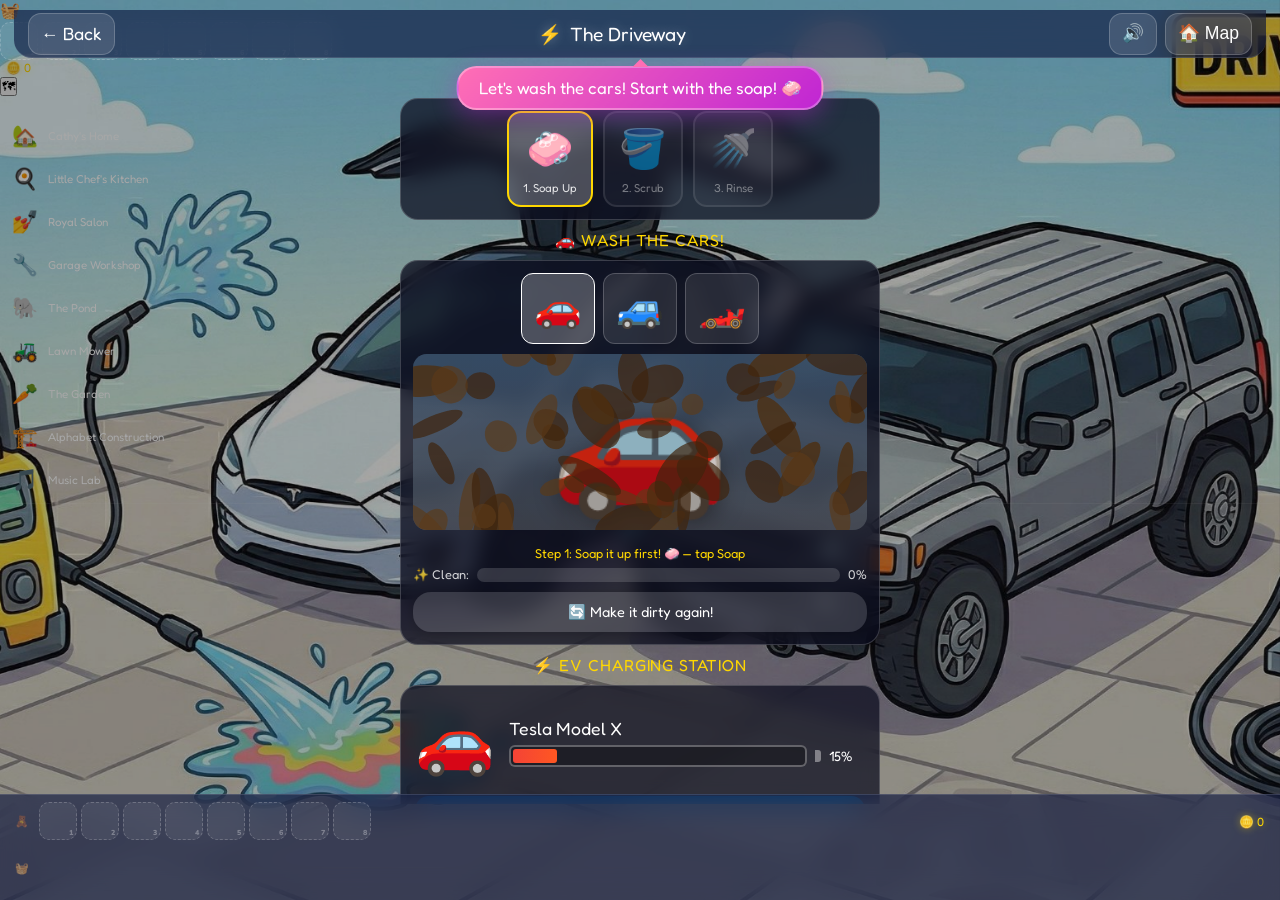
<file: rooms/driveway/index.html>
<!DOCTYPE html>
<html lang="en">
<head>
<meta charset="UTF-8">
<meta name="viewport" content="width=device-width, initial-scale=1.0, user-scalable=no">
<meta name="apple-mobile-web-app-capable" content="yes">
<title>The Driveway — Cathy's Neighborhood</title>
<link rel="preconnect" href="https://fonts.googleapis.com">
<link href="https://fonts.googleapis.com/css2?family=Nunito:wght@400;700;800;900&family=Fredoka+One&display=swap" rel="stylesheet">
<link rel="stylesheet" href="../../shared/room-shell.css">
<style>
body {
  background: none;
  background-color: #1a1a2e;
}
#stage-overlay {
  position: fixed; inset: 0; z-index: 0;
  background: rgba(0,0,0,0.35);
  pointer-events: none;
}
#room-hud, #greeting, #toybox-bar-wrap, #celebrate { z-index: 10; }
#stage { display:flex; flex-direction:column; align-items:center; padding:10px 12px 6px; gap:10px; }

.section-title { font-family:var(--font-title); font-size:clamp(.85rem,2.5vw,1rem); color:var(--gold); letter-spacing:.06em; text-transform:uppercase; text-align:center; }

/* ── TOOL PICKER ── */
.tool-pick {
  display:flex; gap:10px; justify-content:center; flex-wrap:wrap;
  width:100%; max-width:480px;
  background:rgba(10,12,30,0.75); backdrop-filter:blur(10px);
  border-radius:18px; padding:12px 14px;
  border:1.5px solid rgba(255,255,255,.18);
}
.tool-card {
  display:flex; flex-direction:column; align-items:center; gap:5px;
  background:rgba(255,255,255,.08); border:2px solid rgba(255,255,255,.2);
  border-radius:14px; padding:10px 14px; cursor:pointer;
  transition:all .15s; min-width:80px;
}
.tool-card.active { background:rgba(255,255,255,.25); border-color:var(--gold); }
.tool-card:active  { transform:scale(.92); }
.tool-icon  { font-size:clamp(1.8rem,6vw,2.4rem); }
.tool-label { font-family:var(--font-title); font-size:.72rem; color:rgba(255,255,255,.85); }

/* ── CAR WASH CANVAS ── */
.wash-wrap {
  width:100%; max-width:480px;
  background:rgba(10,12,30,0.75); backdrop-filter:blur(10px);
  border-radius:18px; padding:12px;
  border:1.5px solid rgba(255,255,255,.18);
}
.car-selector { display:flex; gap:8px; justify-content:center; margin-bottom:10px; }
.car-btn {
  font-size:clamp(1.6rem,5vw,2.4rem); padding:8px 12px;
  background:rgba(255,255,255,.1); border:1.5px solid rgba(255,255,255,.2);
  border-radius:12px; cursor:pointer; transition:all .15s;
}
.car-btn.selected { background:rgba(255,255,255,.25); border-color:#fff; transform:scale(1.1); }

.car-stage {
  position:relative; border-radius:14px; overflow:hidden;
  background:linear-gradient(180deg,rgba(100,160,220,.5),rgba(180,210,240,.3));
  margin-bottom:10px; cursor:crosshair;
  user-select:none; -webkit-user-select:none;
}
.car-emoji-display {
  display:flex; align-items:center; justify-content:center;
  padding:16px; font-size:clamp(5rem,18vw,9rem);
  filter:drop-shadow(0 4px 12px rgba(0,0,0,.4));
  pointer-events:none; user-select:none;
  line-height:1;
}
#dirtCanvas {
  position:absolute; inset:0; width:100%; height:100%;
  pointer-events:none;
}
/* Cursor changes based on tool */
.car-stage.tool-hose   { cursor: url("data:image/svg+xml,%3Csvg xmlns='http://www.w3.org/2000/svg' width='32' height='32'%3E%3Ctext y='26' font-size='24'%3E🚿%3C/text%3E%3C/svg%3E") 8 24, crosshair; }
.car-stage.tool-soap   { cursor: url("data:image/svg+xml,%3Csvg xmlns='http://www.w3.org/2000/svg' width='32' height='32'%3E%3Ctext y='26' font-size='24'%3E🧼%3C/text%3E%3C/svg%3E") 8 24, crosshair; }
.car-stage.tool-brush  { cursor: url("data:image/svg+xml,%3Csvg xmlns='http://www.w3.org/2000/svg' width='32' height='32'%3E%3Ctext y='26' font-size='24'%3E🪣%3C/text%3E%3C/svg%3E") 8 24, crosshair; }

/* Spray particles */
.spray-particle {
  position:fixed; pointer-events:none; z-index:800;
  border-radius:50%; background:#64b5f6;
  animation:sprayFly var(--d,.5s) ease-out forwards;
}
@keyframes sprayFly {
  from { transform:translate(0,0) scale(1); opacity:.8; }
  to   { transform:translate(var(--tx,10px),var(--ty,-20px)) scale(.1); opacity:0; }
}

/* Soap bubbles */
.soap-bubble {
  position:fixed; pointer-events:none; z-index:800;
  border-radius:50%;
  border:2px solid rgba(200,230,255,.8);
  background:radial-gradient(circle at 30% 30%, rgba(255,255,255,.6), rgba(100,180,255,.2));
  animation:bubbleFloat var(--d,.8s) ease-out forwards;
}
@keyframes bubbleFloat {
  from { transform:translate(0,0) scale(1); opacity:.9; }
  to   { transform:translate(var(--tx,0px),var(--ty,-60px)) scale(1.5); opacity:0; }
}

.wash-progress-wrap { display:flex; align-items:center; gap:8px; margin-bottom:10px; }
.wash-progress-wrap span { font-family:var(--font-title); font-size:.8rem; color:rgba(255,255,255,.8); white-space:nowrap; }

.step-hint {
  font-family:var(--font-title); font-size:.8rem; color:var(--gold);
  text-align:center; padding:6px;
  animation:pulse 1.5s ease-in-out infinite;
}
@keyframes pulse { 0%,100%{opacity:1} 50%{opacity:.5} }

/* ── EV CHARGER ── */
.charger-wrap {
  width:100%; max-width:480px;
  background:rgba(10,12,30,0.75); backdrop-filter:blur(10px);
  border-radius:18px; padding:12px 14px;
  border:1.5px solid rgba(0,229,204,.2);
}
.ev-row { display:flex; align-items:center; gap:14px; margin-bottom:10px; }
.ev-emoji-big { font-size:clamp(2.5rem,9vw,4rem); flex-shrink:0; }
.ev-info { flex:1; }
.ev-name  { font-family:var(--font-title); font-size:clamp(.9rem,2.5vw,1.1rem); color:#fff; }
.battery-wrap { display:flex; align-items:center; gap:8px; margin-top:6px; }
.battery-shell { flex:1; height:22px; border-radius:6px; background:rgba(0,0,0,.3); border:2px solid rgba(255,255,255,.3); position:relative; overflow:hidden; }
.battery-tip   { width:6px; height:12px; background:rgba(255,255,255,.4); border-radius:0 3px 3px 0; }
.battery-fill  { position:absolute; inset:2px; border-radius:3px; background:linear-gradient(90deg,#4caf50,#00e676); transition:width .5s ease; }
.battery-fill.warning { background:linear-gradient(90deg,#ff9800,#ffd600); }
.battery-fill.low     { background:linear-gradient(90deg,#f44336,#ff5722); }
.battery-pct   { font-family:var(--font-title); font-size:.85rem; color:#fff; min-width:36px; }
.charge-bolt   { font-size:1.5rem; display:none; animation:boltPulse 1s ease-in-out infinite alternate; }
.charging .charge-bolt { display:block; }
@keyframes boltPulse { from{opacity:.4;transform:scale(.9)} to{opacity:1;transform:scale(1.2)} }
.plug-btn { font-family:var(--font-title); font-size:1rem; color:#fff; border:none; border-radius:14px; padding:12px 20px; cursor:pointer; width:100%; transition:all .2s; display:flex; align-items:center; justify-content:center; gap:8px; }
.plug-btn.plugged   { background:linear-gradient(135deg,#1b5e20,#2e7d32); }
.plug-btn.unplugged { background:linear-gradient(135deg,#01579b,#0277bd); }
.plug-btn:active { transform:scale(.97); }

/* Glass panels for illustrations */
.workbench,.print-lab,.wash-station,.charger-station,.wash-wrap,.charger-wrap,.tool-pick {
  background:rgba(10,12,30,0.72)!important;
  backdrop-filter:blur(10px)!important;
  border-color:rgba(255,255,255,.18)!important;
}
/* Touch action */
button,.cn-btn,.tool-card,.car-btn,.plug-btn,[onclick] {
  touch-action:manipulation; -webkit-tap-highlight-color:transparent; cursor:pointer;
}

/* ── HIDDEN JOHNNY ── */
.johnny-hide {
  position:fixed; z-index:50;
  cursor:pointer; touch-action:manipulation;
  -webkit-tap-highlight-color:transparent;
  opacity:0; /* starts invisible — fades in after 8s */
  transition:opacity 1s;
  animation:none;
}
.johnny-peek {
  font-size:clamp(1.2rem,4vw,1.8rem);
  display:block;
  animation:peekBob 2s ease-in-out infinite alternate;
  filter:drop-shadow(0 2px 4px rgba(0,0,0,.4));
}
@keyframes peekBob { from{transform:translateY(0) rotate(-5deg)} to{transform:translateY(-6px) rotate(5deg)} }
.johnny-pop {
  position:fixed; z-index:800;
  display:flex; flex-direction:column; align-items:center; gap:6px;
  pointer-events:none;
}
.johnny-emoji { font-size:clamp(3rem,12vw,5rem); animation:johnnyJump .6s cubic-bezier(.34,1.5,.64,1) forwards; }
@keyframes johnnyJump { from{transform:scale(0) rotate(-20deg)} to{transform:scale(1) rotate(0)} }
.johnny-shout { font-family:var(--font-title); font-size:1rem; color:var(--gold); text-shadow:0 2px 8px rgba(0,0,0,.6); white-space:nowrap; }
</style>
</head>
<body class="has-basket">
<div id="bg-layer" style="background-image:url('bg.png')"></div>
<div id="stage-overlay"></div>
<div id="room-hud">
  <div class="hud-inner">
    <button id="back-btn" onclick="CN.Room.goBack()">← Back</button>
    <div class="hud-room-name">⚡ <span>The Driveway</span></div>
    <div class="hud-right">
      <button class="hud-btn" id="audioBtn" onclick="toggleAudio()" title="Toggle sound">🔊</button>
      <button class="hud-btn" onclick="CN.Room.goHome()">🏠 Map</button>
    </div>
  </div>
</div>
<div id="greeting"></div>

<div id="stage">
  <!-- Tool picker -->
  <div class="section-title">🧹 Pick Your Cleaning Tool</div>
  <div class="tool-pick" id="toolPick">
    <div class="tool-card active" id="tool-soap"  onclick="selectTool('soap')">
      <div class="tool-icon">🧼</div><div class="tool-label">1. Soap Up</div>
    </div>
    <div class="tool-card" id="tool-brush" onclick="selectTool('brush')">
      <div class="tool-icon">🪣</div><div class="tool-label">2. Scrub</div>
    </div>
    <div class="tool-card" id="tool-hose"  onclick="selectTool('hose')">
      <div class="tool-icon">🚿</div><div class="tool-label">3. Rinse</div>
    </div>
  </div>

  <!-- Car wash -->
  <div class="section-title">🚗 Wash the Cars!</div>
  <div class="wash-wrap">
    <div class="car-selector" id="carSelector"></div>
    <div class="car-stage tool-hose" id="carStage">
      <div class="car-emoji-display" id="carDisplay">🚗</div>
      <canvas id="dirtCanvas"></canvas>
    </div>
    <div class="step-hint" id="stepHint">Step 1: Soap it up first! 🧼</div>
    <div class="wash-progress-wrap">
      <span>✨ Clean:</span>
      <div class="cn-progress" style="flex:1"><div class="cn-progress-fill" id="washFill" style="width:0%"></div></div>
      <span id="washPct">0%</span>
    </div>
    <button class="cn-btn" style="background:rgba(255,255,255,.15);width:100%;padding:11px;font-size:.9rem" onclick="dirtyUp()">🔄 Make it dirty again!</button>
  </div>

  <!-- EV Charger -->
  <div class="section-title">⚡ EV Charging Station</div>
  <div class="charger-wrap" id="chargerWrap">
    <div class="ev-row">
      <div class="ev-emoji-big" id="evEmoji">🚗</div>
      <div class="ev-info">
        <div class="ev-name" id="evName">Tesla Model X</div>
        <div class="battery-wrap">
          <div class="battery-shell"><div class="battery-fill" id="battFill" style="width:15%"></div></div>
          <div class="battery-tip"></div>
          <div class="battery-pct" id="battPct">15%</div>
          <div class="charge-bolt">⚡</div>
        </div>
      </div>
    </div>
    <button class="plug-btn unplugged" id="plugBtn" onclick="toggleCharge()">
      <span id="plugIcon">🔌</span><span id="plugLabel">Plug In to Charge!</span>
    </button>
  </div>
</div>

<!-- Basket Bar -->
<div id="basket-bar-wrap">
  <div class="basket-lbl">🧺</div>
  <div id="basket-bar"></div>
  <div id="coin-display">🪙 0</div>
</div>
<!-- Toybox Bar -->
<div id="toybox-bar-wrap">
  <div class="bar-row"><div class="tb-label">🧸</div><div id="toybox-bar"></div><div id="coin-display">🪙 0</div></div>
  <div class="bar-row"><div class="tb-label">🧺</div><div id="basket-bar"></div></div>
</div>
<div id="celebrate">
  <div class="celebrate-card">
    <div class="celebrate-emoji" id="celEmoji">🚗</div>
    <div class="celebrate-title" id="celTitle">Squeaky Clean!</div>
    <div class="celebrate-msg"   id="celMsg">What a shine!</div>
    <button class="cn-btn cn-btn-lg" style="background:linear-gradient(135deg,#0277bd,#01579b)" onclick="hideCelebrate()">Vroom! 🏎️</button>
  </div>
</div>

<script src="https://cdn.jsdelivr.net/npm/gsap@3.12.5/dist/gsap.min.js"></script>
<script src="../../shared/cn-core.js"></script>
<script>
'use strict';
const ROOM_ID = 'driveway';
const CARS = [
  { emoji:'🚗', name:'Tesla Model X', ev:true  },
  { emoji:'🚙', name:'Hummer EV',     ev:true  },
  { emoji:'🏎️', name:'Sports Car',   ev:false },
];
let D = { carIdx:0, battPct:15, charging:false, chargeTimer:null,
          activeTool:'soap', soaped:false, scrubbed:false, washPct:0 };
let CTX2, isDragging=false, W=0, H=0;

CN.Room.init(ROOM_ID, async (saved) => {
  if(saved){ D.battPct=saved.battPct||15; D.carIdx=saved.carIdx||0; }
  buildCarSelector();
  updateBattery();
  await new Promise(r=>requestAnimationFrame(()=>requestAnimationFrame(r)));
  initCanvas();
  
  // GSAP button press feedback on all interactive elements
  document.querySelectorAll('.cn-btn,.pad,.tool-card,.car-btn,.seed,.garden-tool,.fix-tool,.tool-btn,.loop-btn,.voice-btn,.block,.key').forEach(el => {
    el.addEventListener('pointerdown', () => CN.Anim && CN.Anim.btnPress(el));
  });
  selectTool('soap');
  CN.Room.greet("Let's wash the cars! Start with the soap! 🧼");
  CN.Audio.bgStart('driveway');
});

/* ── TOOL SELECTOR ── */
function selectTool(t){
  D.activeTool=t;
  document.querySelectorAll('.tool-card').forEach(el=>el.classList.remove('active'));
  document.getElementById('tool-'+t).classList.add('active');
  const stage=document.getElementById('carStage');
  stage.className='car-stage tool-'+t;
  // Highlight active step
  document.querySelectorAll('.tool-card').forEach((el,i)=>{ el.style.opacity = (i===0&&!D.soaped)||(i===1&&D.soaped&&!D.scrubbed)||(i===2&&D.scrubbed) ? '1':'0.5'; });
  updateHint();
  CN.FX.haptic('tap');
  CN.Room.greet({hose:'🚿 Power hose selected! Rinse it off!',
                 soap:'🧼 Soap selected! Scrub scrub scrub!',
                 brush:'🪣 Bucket selected! Scrub time!'}[t]);
}

function updateHint(){
  const el=document.getElementById('stepHint');
  if(!D.soaped)           el.textContent='Step 1: Soap it up first! 🧼 — tap Soap';
  else if(!D.scrubbed)    el.textContent='Step 2: Scrub it clean! 🪣 — tap Scrub';
  else                    el.textContent='Step 3: Rinse it off! 🚿 — tap Rinse';
}

/* ── CAR SELECTOR ── */
function buildCarSelector(){
  const sel=document.getElementById('carSelector');
  sel.innerHTML='';
  CARS.forEach((c,i)=>{
    const b=document.createElement('div');
    b.className='car-btn'+(i===D.carIdx?' selected':'');
    b.textContent=c.emoji;
    b.onclick=()=>{
      D.carIdx=i;
      document.querySelectorAll('.car-btn').forEach(x=>x.classList.remove('selected'));
      b.classList.add('selected');
      document.getElementById('carDisplay').textContent=c.emoji;
      document.getElementById('evEmoji').textContent=c.emoji;
      document.getElementById('evName').textContent=c.name;
      dirtyUp();
    };
    sel.appendChild(b);
  });
  document.getElementById('carDisplay').textContent=CARS[D.carIdx].emoji;
}

/* ── CANVAS INIT ── */
function initCanvas(){
  const canvas=document.getElementById('dirtCanvas');
  const stage=document.getElementById('carStage');
  const rect=stage.getBoundingClientRect();
  W=Math.round(rect.width)||320;
  H=Math.round(rect.height)||180;
  canvas.width=W; canvas.height=H;
  CTX2=canvas.getContext('2d');
  layDirt();

  stage.addEventListener('pointerdown', e=>{ isDragging=true; applyTool(e,stage); });
  stage.addEventListener('pointermove', e=>{ if(isDragging) applyTool(e,stage); });
  stage.addEventListener('pointerup',   ()=>isDragging=false);
  stage.addEventListener('pointercancel',()=>isDragging=false);
}

function layDirt(){
  if(!CTX2) return;
  CTX2.clearRect(0,0,W,H);
  // Brown mud splats
  const mudColors=['rgba(90,55,20,.8)','rgba(70,40,15,.7)','rgba(110,70,30,.65)'];
  for(let i=0;i<55;i++){
    CTX2.fillStyle=mudColors[Math.floor(Math.random()*mudColors.length)];
    CTX2.beginPath();
    CTX2.ellipse(Math.random()*W,Math.random()*H,10+Math.random()*28,6+Math.random()*14,Math.random()*Math.PI,0,Math.PI*2);
    CTX2.fill();
  }
  // Grime overlay
  CTX2.fillStyle='rgba(40,25,10,.25)';
  CTX2.fillRect(0,0,W,H);
  D.washPct=0; D.soaped=false; D.scrubbed=false; D.washDone=false;
  document.getElementById('washFill').style.width='0%';
  document.getElementById('washPct').textContent='0%';
  updateHint();
}

/* ── APPLY TOOL ── */
function applyTool(e,stage){
  if(!CTX2) return;
  const rect=stage.getBoundingClientRect();
  const scaleX=W/rect.width, scaleY=H/rect.height;
  const x=(e.clientX-rect.left)*scaleX;
  const y=(e.clientY-rect.top)*scaleY;
  const t=D.activeTool;

  if(t==='soap'){
    // Soap: lather effect - white semi-transparent layer
    CTX2.globalCompositeOperation='source-over';
    CTX2.fillStyle='rgba(220,240,255,.18)';
    CTX2.beginPath();
    CTX2.arc(x,y,22,0,Math.PI*2);
    CTX2.fill();
    spawnBubbles(e.clientX,e.clientY,5);
    CN.Audio.play('bubblePop');
    if(!D.soaped){ D.soaped=true; updateHint(); CN.Room.greet('Great! Now scrub with the bucket! 🪣'); }

  } else if(t==='brush'){
    // Scrub: removes dirt more with circular motion texture
    if(!D.soaped){ CN.Room.greet('Use soap first! 🧼'); return; }
    CTX2.globalCompositeOperation='destination-out';
    CTX2.beginPath();
    CTX2.arc(x,y,18,0,Math.PI*2);
    CTX2.fill();
    // Add scrub lines
    CTX2.globalCompositeOperation='source-over';
    CTX2.strokeStyle='rgba(200,230,255,.15)';
    CTX2.lineWidth=3;
    for(let a=0;a<4;a++){
      const ang=a*Math.PI/4;
      CTX2.beginPath();
      CTX2.moveTo(x+Math.cos(ang)*8,y+Math.sin(ang)*8);
      CTX2.lineTo(x+Math.cos(ang+Math.PI)*8,y+Math.sin(ang+Math.PI)*8);
      CTX2.stroke();
    }
    if(!D.scrubbed){ D.scrubbed=true; updateHint(); CN.Room.greet('Looking cleaner! Now rinse with the hose! 🚿'); }

  } else {
    // Hose: wide fast clear
    if(!D.scrubbed){ CN.Room.greet('Soap and scrub first! 🧼🪣'); return; }
    CTX2.globalCompositeOperation='destination-out';
    CTX2.beginPath();
    CTX2.arc(x,y,30,0,Math.PI*2);
    CTX2.fill();
    spawnSpray(e.clientX,e.clientY);
    CN.Audio.play('waterSpray');
  }
  CTX2.globalCompositeOperation='source-over';
  calcWash();
  CN.FX.haptic('tap');
}

function spawnBubbles(cx,cy,n){
  for(let i=0;i<n;i++){
    const el=document.createElement('div');
    el.className='soap-bubble';
    const sz=8+Math.random()*14;
    el.style.cssText=`left:${cx+Math.random()*40-20}px;top:${cy+Math.random()*20-10}px;width:${sz}px;height:${sz}px;
      --tx:${(Math.random()*30-15).toFixed(0)}px;--ty:${(-30-Math.random()*40).toFixed(0)}px;
      --d:${(.5+Math.random()*.6).toFixed(2)}s;animation-delay:${(Math.random()*.2).toFixed(2)}s;`;
    document.body.appendChild(el);
    setTimeout(()=>el.remove(),1100);
  }
}

function spawnSpray(cx,cy){
  for(let i=0;i<8;i++){
    const el=document.createElement('div');
    el.className='spray-particle';
    const sz=4+Math.random()*6;
    const ang=Math.random()*Math.PI*2;
    const dist=20+Math.random()*40;
    el.style.cssText=`left:${cx}px;top:${cy}px;width:${sz}px;height:${sz}px;
      --tx:${(Math.cos(ang)*dist).toFixed(0)}px;--ty:${(Math.sin(ang)*dist-20).toFixed(0)}px;
      --d:${(.3+Math.random()*.3).toFixed(2)}s;`;
    document.body.appendChild(el);
    setTimeout(()=>el.remove(),700);
  }
}

function calcWash(){
  const data=CTX2.getImageData(0,0,W,H).data;
  let transparent=0;
  for(let i=3;i<data.length;i+=8) if(data[i]<20) transparent++;
  D.washPct=Math.min(100,Math.round(transparent/(data.length/8/4)*100*1.4));
  document.getElementById('washFill').style.width=D.washPct+'%';
  document.getElementById('washPct').textContent=D.washPct+'%';
  if(D.washPct>=90&&!D.washDone){
    D.washDone=true;
    if(window.gsap) gsap.to(document.getElementById('carDisplay'),{filter:'brightness(1.4) saturate(1.3)',duration:.3,yoyo:true,repeat:3});
    CN.FX.haptic('success');
    (window.gsap ? CN.Anim.starBurst(window.innerWidth/2,window.innerHeight*.35,14) : CN.FX.stars(window.innerWidth/2,window.innerHeight*.35,14));
    CN.Coins.add(5,'car_wash'); renderToyboxBar(); showCelebrate(CARS[D.carIdx].emoji,'Squeaky Clean! +5 🪙',`The ${CARS[D.carIdx].name} is sparkling! ✨`);
    saveDriveway();
  }
}

function dirtyUp(){ D.soaped=false; D.scrubbed=false; D.washDone=false; layDirt(); CN.Room.greet('Back to dirty! Time to wash again! 🚿'); }

/* ── EV CHARGER ── */
function toggleCharge(){
  D.charging=!D.charging;
  const wrap=document.getElementById('chargerWrap');
  const btn=document.getElementById('plugBtn');
  if(D.charging){
    wrap.classList.add('charging');
    if(window.gsap) gsap.fromTo(document.getElementById('evEmoji'),{scale:1},{scale:1.15,duration:.4,yoyo:true,repeat:1,ease:'power2.inOut'});
    btn.className='plug-btn plugged';
    document.getElementById('plugIcon').textContent='🔌';
    document.getElementById('plugLabel').textContent='Charging... Unplug';
    CN.Audio.play('chargeStart');
    CN.Room.greet('Charging! Watch the battery fill! ⚡');
    CN.FX.haptic('tap');
    D.chargeTimer=setInterval(()=>{
      D.battPct=Math.min(100,D.battPct+2);
      updateBattery();
      if(D.battPct>=100){
        clearInterval(D.chargeTimer); D.charging=false;
        wrap.classList.remove('charging');
        btn.className='plug-btn unplugged';
        document.getElementById('plugLabel').textContent='Fully Charged! 🎉';
        CN.FX.haptic('success'); (window.gsap ? CN.Anim.confettiBurst(window.innerWidth/2,window.innerHeight*.3,25) : CN.FX.confetti(25));
        CN.Coins.add(5,'car_charge'); renderToyboxBar(); showCelebrate('⚡','Fully Charged! +5 🪙','Ready to zoom! 🚗💨');
        saveDriveway();
      }
    },350);
  } else {
    clearInterval(D.chargeTimer);
    wrap.classList.remove('charging');
    btn.className='plug-btn unplugged';
    document.getElementById('plugIcon').textContent='🔌';
    document.getElementById('plugLabel').textContent='Plug In to Charge!';
    saveDriveway();
  }
}

function updateBattery(){
  const fill=document.getElementById('battFill');
  const pct=document.getElementById('battPct');
  fill.style.width=D.battPct+'%';
  pct.textContent=D.battPct+'%';
  fill.className='battery-fill'+(D.battPct<25?' low':D.battPct<50?' warning':'');
}

function showCelebrate(emoji,title,msg){
  document.getElementById('celEmoji').textContent=emoji;
  document.getElementById('celTitle').textContent=title;
  document.getElementById('celMsg').textContent=msg;
  CN.Audio.play('celebrate');
  CN.addCoins(10).then(()=>CN.updateCoinDisplay());
  document.getElementById('celebrate').classList.add('show');
  if(window.gsap) CN.Anim.celebrateIn(document.querySelector('.celebrate-card'));
  (window.gsap ? CN.Anim.confettiBurst(window.innerWidth/2,window.innerHeight*.3,28) : CN.FX.confetti(28));
}
function hideCelebrate() { const overlay = document.getElementById('celebrate'); const card  = document.querySelector('.celebrate-card'); if(window.gsap && card) {  CN.Anim.celebrateOut(card, overlay); } else {  overlay.classList.remove('show'); }}
async function saveDriveway(){ await CN.Room.save(ROOM_ID,{battPct:D.battPct,carIdx:D.carIdx}); }
// Stagger grid items on load
document.addEventListener("DOMContentLoaded",()=>{setTimeout(()=>{const g=document.querySelector(".car-selector");if(g&&window.gsap)CN.Anim.staggerIn(g);},400);});
</script>

<!-- ══ HIDDEN JOHNNY ══ -->
<div id="johnnyHide" class="johnny-hide" style="left:3%;bottom:25%" onclick="findJohnny()" title="Who's hiding?">
  <span class="johnny-peek">👀</span>
</div>
<div id="johnnyPop" class="johnny-pop" style="display:none">
  <span class="johnny-emoji">👦</span>
  <div class="johnny-shout">Found me! 😄 (behind the car)</div>
</div>

<script>
/* ══ HIDDEN JOHNNY ══ */
let _johnnyFound = false;
(function initJohnny(){
  // Fade in after 8s so player has time to explore first
  setTimeout(()=>{
    const el=document.getElementById('johnnyHide');
    if(el && !_johnnyFound) el.style.opacity='1';
  }, 8000);
})();

function findJohnny(){
  if(_johnnyFound) return;
  _johnnyFound = true;
  const hide=document.getElementById('johnnyHide');
  const pop =document.getElementById('johnnyPop');
  if(!hide||!pop) return;

  hide.style.opacity='0';
  hide.style.pointerEvents='none';

  // Position pop where hide was
  const rect=hide.getBoundingClientRect();
  pop.style.cssText=`position:fixed;left:${rect.left}px;top:${rect.top-40}px;z-index:800;display:flex;flex-direction:column;align-items:center;gap:6px;pointer-events:none;`;
  pop.style.display='flex';

  CN.Audio.play('celebrate'); CN.FX.haptic('success');
  CN.Coins.add(5,'found_johnny'); renderToyboxBar();
  CN.Room.greet("You found Johnny! 👦 +5 🪙 Golden coins!");

  // Burst stars from his position
  CN.FX.stars(rect.left+rect.width/2, rect.top, 12, ['⭐','🌟','💫','✨','🎉','👦']);

  if(window.gsap){
    gsap.timeline()
      .from(pop.querySelector('.johnny-emoji'),{scale:0,rotation:-20,duration:.5,ease:'back.out(3)'})
      .from(pop.querySelector('.johnny-shout'),{y:10,opacity:0,duration:.3},'-=.2')
      .to(pop,{y:-30,opacity:0,duration:.6,delay:2,ease:'power2.in',onComplete:()=>pop.style.display='none'});
  } else {
    setTimeout(()=>pop.style.display='none', 2500);
  }
}

</script>

<!-- Quick room nav -->
<button id="room-nav-btn" onclick="toggleRoomNav()" title="Switch Room">🗺</button>
<div id="room-nav-panel">
  <div style="font-family:'Fredoka One',cursive;font-size:.58rem;color:rgba(255,255,255,.4);text-align:center;padding:4px 0 2px;letter-spacing:.06em;text-transform:uppercase">Jump To Room</div>
  <button style="display:flex;align-items:center;gap:10px;padding:9px 12px;border-radius:13px;cursor:pointer;touch-action:manipulation;border:none;background:transparent;width:100%;text-align:left;color:#fff;font-family:'Fredoka One',cursive;font-size:.72rem;transition:background .12s" onmouseenter="this.style.background='rgba(255,255,255,.1)'" onmouseleave="this.style.background='transparent'" ontouchstart="this.style.background='rgba(255,255,255,.1)'" ontouchend="this.style.background='transparent'" onclick="roomNavTo('home')"><span style="font-size:1.3rem;flex-shrink:0">🏡</span> Cathy's Home</button>
  <button style="display:flex;align-items:center;gap:10px;padding:9px 12px;border-radius:13px;cursor:pointer;touch-action:manipulation;border:none;background:transparent;width:100%;text-align:left;color:#fff;font-family:'Fredoka One',cursive;font-size:.72rem;transition:background .12s" onmouseenter="this.style.background='rgba(255,255,255,.1)'" onmouseleave="this.style.background='transparent'" ontouchstart="this.style.background='rgba(255,255,255,.1)'" ontouchend="this.style.background='transparent'" onclick="roomNavTo('kitchen')"><span style="font-size:1.3rem;flex-shrink:0">🍳</span> Little Chef's Kitchen</button>
  <button style="display:flex;align-items:center;gap:10px;padding:9px 12px;border-radius:13px;cursor:pointer;touch-action:manipulation;border:none;background:transparent;width:100%;text-align:left;color:#fff;font-family:'Fredoka One',cursive;font-size:.72rem;transition:background .12s" onmouseenter="this.style.background='rgba(255,255,255,.1)'" onmouseleave="this.style.background='transparent'" ontouchstart="this.style.background='rgba(255,255,255,.1)'" ontouchend="this.style.background='transparent'" onclick="roomNavTo('salon')"><span style="font-size:1.3rem;flex-shrink:0">💅</span> Royal Salon</button>
  <button style="display:flex;align-items:center;gap:10px;padding:9px 12px;border-radius:13px;cursor:pointer;touch-action:manipulation;border:none;background:transparent;width:100%;text-align:left;color:#fff;font-family:'Fredoka One',cursive;font-size:.72rem;transition:background .12s" onmouseenter="this.style.background='rgba(255,255,255,.1)'" onmouseleave="this.style.background='transparent'" ontouchstart="this.style.background='rgba(255,255,255,.1)'" ontouchend="this.style.background='transparent'" onclick="roomNavTo('garage')"><span style="font-size:1.3rem;flex-shrink:0">🔧</span> Garage Workshop</button>
  <button style="display:flex;align-items:center;gap:10px;padding:9px 12px;border-radius:13px;cursor:pointer;touch-action:manipulation;border:none;background:transparent;width:100%;text-align:left;color:#fff;font-family:'Fredoka One',cursive;font-size:.72rem;transition:background .12s" onmouseenter="this.style.background='rgba(255,255,255,.1)'" onmouseleave="this.style.background='transparent'" ontouchstart="this.style.background='rgba(255,255,255,.1)'" ontouchend="this.style.background='transparent'" onclick="roomNavTo('pond')"><span style="font-size:1.3rem;flex-shrink:0">🐘</span> The Pond</button>
  <button style="display:flex;align-items:center;gap:10px;padding:9px 12px;border-radius:13px;cursor:pointer;touch-action:manipulation;border:none;background:transparent;width:100%;text-align:left;color:#fff;font-family:'Fredoka One',cursive;font-size:.72rem;transition:background .12s" onmouseenter="this.style.background='rgba(255,255,255,.1)'" onmouseleave="this.style.background='transparent'" ontouchstart="this.style.background='rgba(255,255,255,.1)'" ontouchend="this.style.background='transparent'" onclick="roomNavTo('mower')"><span style="font-size:1.3rem;flex-shrink:0">🚜</span> Lawn Mower</button>
  <button style="display:flex;align-items:center;gap:10px;padding:9px 12px;border-radius:13px;cursor:pointer;touch-action:manipulation;border:none;background:transparent;width:100%;text-align:left;color:#fff;font-family:'Fredoka One',cursive;font-size:.72rem;transition:background .12s" onmouseenter="this.style.background='rgba(255,255,255,.1)'" onmouseleave="this.style.background='transparent'" ontouchstart="this.style.background='rgba(255,255,255,.1)'" ontouchend="this.style.background='transparent'" onclick="roomNavTo('garden')"><span style="font-size:1.3rem;flex-shrink:0">🥕</span> The Garden</button>
  <button style="display:flex;align-items:center;gap:10px;padding:9px 12px;border-radius:13px;cursor:pointer;touch-action:manipulation;border:none;background:transparent;width:100%;text-align:left;color:#fff;font-family:'Fredoka One',cursive;font-size:.72rem;transition:background .12s" onmouseenter="this.style.background='rgba(255,255,255,.1)'" onmouseleave="this.style.background='transparent'" ontouchstart="this.style.background='rgba(255,255,255,.1)'" ontouchend="this.style.background='transparent'" onclick="roomNavTo('construction')"><span style="font-size:1.3rem;flex-shrink:0">🏗️</span> Alphabet Construction</button>
  <button style="display:flex;align-items:center;gap:10px;padding:9px 12px;border-radius:13px;cursor:pointer;touch-action:manipulation;border:none;background:transparent;width:100%;text-align:left;color:#fff;font-family:'Fredoka One',cursive;font-size:.72rem;transition:background .12s" onmouseenter="this.style.background='rgba(255,255,255,.1)'" onmouseleave="this.style.background='transparent'" ontouchstart="this.style.background='rgba(255,255,255,.1)'" ontouchend="this.style.background='transparent'" onclick="roomNavTo('music')"><span style="font-size:1.3rem;flex-shrink:0">🎵</span> Music Lab</button>
  <div style="height:1px;background:rgba(255,255,255,.08);margin:2px 6px"></div>
  <button style="display:flex;align-items:center;gap:10px;padding:9px 12px;border-radius:13px;cursor:pointer;touch-action:manipulation;border:none;background:transparent;width:100%;color:#fff;font-family:'Fredoka One',cursive;font-size:.72px;justify-content:center;transition:background .12s" onmouseenter="this.style.background='rgba(255,255,255,.1)'" onmouseleave="this.style.background='transparent'" onclick="CN.Room.goHome()">
    <span style="font-size:1.3rem">🗺️</span> Back to Map
  </button>
</div>
<script>
var _rnOpen=false;
function toggleRoomNav(){_rnOpen=!_rnOpen;var p=document.getElementById('room-nav-panel');p.style.display=_rnOpen?'flex':'none';document.getElementById('room-nav-btn').style.background=_rnOpen?'linear-gradient(135deg,#dc2626,#991b1b)':'linear-gradient(135deg,#7c3aed,#4c1d95)';}
function roomNavTo(id){_rnOpen=false;document.getElementById('room-nav-panel').style.display='none';window.location.href='../'+id+'/index.html';}
document.addEventListener('pointerdown',function(e){if(_rnOpen&&!e.target.closest('#room-nav-btn')&&!e.target.closest('#room-nav-panel')){_rnOpen=false;document.getElementById('room-nav-panel').style.display='none';}});
</script>
</body>
</html>
</file>
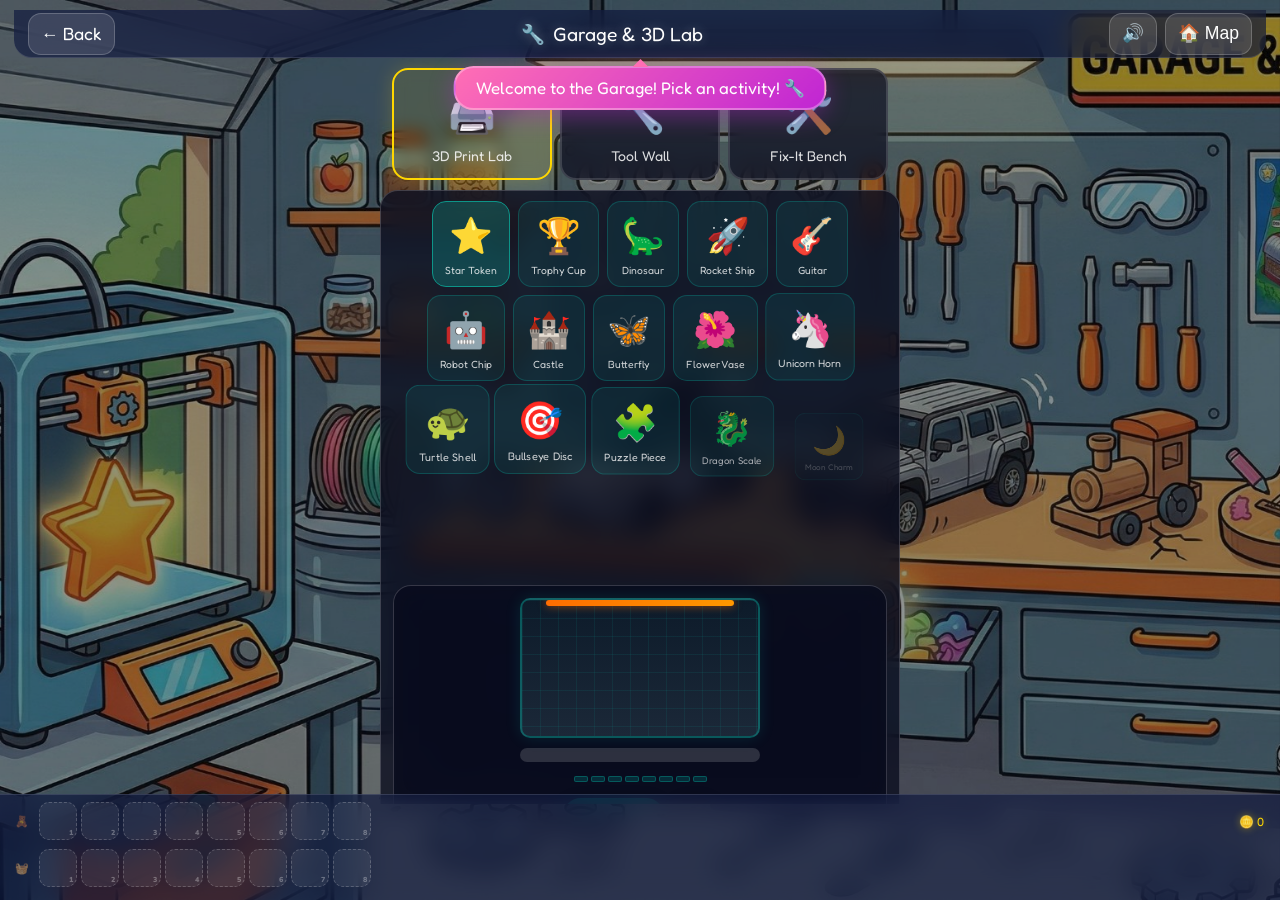
<file: rooms/garage/index.html>
<!DOCTYPE html>
<html lang="en">
<head>
<meta charset="UTF-8">
<meta name="viewport" content="width=device-width, initial-scale=1.0, user-scalable=no">
<meta name="apple-mobile-web-app-capable" content="yes">
<title>Garage & 3D Lab — Cathy's Neighborhood</title>
<link rel="preconnect" href="https://fonts.googleapis.com">
<link href="https://fonts.googleapis.com/css2?family=Nunito:wght@400;700;800;900&family=Fredoka+One&display=swap" rel="stylesheet">
<link rel="stylesheet" href="../../shared/room-shell.css">
<style>
body { background: none; background-color:#1a1a2e; }
#stage-overlay { position:fixed;inset:0;z-index:0;background:rgba(0,0,0,0.42);pointer-events:none; }
#room-hud,#greeting,#toybox-bar-wrap,#basket-bar-wrap,#celebrate { z-index:10; }
#stage { display:flex; flex-direction:column; align-items:center; padding:10px 12px 6px; gap:10px; }

.glass { background:rgba(10,12,30,.78);backdrop-filter:blur(12px);border-radius:18px;border:1.5px solid rgba(255,255,255,.18); }

/* ── ZONE SELECTOR ── */
.zone-picker {
  display:flex; gap:8px; width:100%; max-width:520px; justify-content:center;
}
.zone-card {
  flex:1; max-width:160px;
  border-radius:16px; border:none; cursor:pointer; padding:14px 8px;
  display:flex; flex-direction:column; align-items:center; gap:6px;
  border:2.5px solid rgba(255,255,255,.15);
  background:rgba(10,12,30,.7); backdrop-filter:blur(8px);
  transition:all .18s; touch-action:manipulation;
}
.zone-card:active { transform:scale(.93); }
.zone-card.active {
  border-color:var(--gold);
  background:rgba(255,215,0,.1);
  box-shadow:0 0 20px rgba(255,215,0,.2);
}
.zone-icon  { font-size:clamp(1.8rem,6vw,2.6rem); }
.zone-label { font-family:var(--font-title);font-size:clamp(.72rem,2vw,.88rem);color:rgba(255,255,255,.85); }

/* ── ACTIVITY PANEL ── */
.activity-panel { width:100%;max-width:520px; display:none; }
.activity-panel.active { display:flex; flex-direction:column; gap:10px; }

/* ════════════════════════
   3D PRINT LAB
════════════════════════ */
.print-choices {
  display:flex;gap:8px;justify-content:center;flex-wrap:wrap;padding:10px 12px 6px;
}
.print-choice {
  display:flex;flex-direction:column;align-items:center;gap:4px;
  font-size:clamp(1.6rem,5vw,2.2rem);padding:10px 12px;border-radius:14px;cursor:pointer;
  background:rgba(0,229,204,.08);border:1.5px solid rgba(0,229,204,.2);
  transition:all .15s;touch-action:manipulation;min-width:72px;
}
.print-choice.selected { background:rgba(0,229,204,.2);border-color:var(--teal);transform:scale(1.08); }
.print-choice-label { font-family:var(--font-title);font-size:.65rem;color:rgba(255,255,255,.8); }
.print-choice:active { transform:scale(.9); }

.print-bed-wrap {
  display:flex;flex-direction:column;align-items:center;gap:10px;padding:12px;
}
.print-bed {
  width:min(240px,62vw);height:clamp(100px,25vw,140px);
  background:linear-gradient(180deg,#0d1b2a,#1b2838);border-radius:10px;
  border:2px solid rgba(0,229,204,.3);position:relative;overflow:hidden;
  box-shadow:0 0 16px rgba(0,229,204,.12);
}
.print-grid-bg {
  position:absolute;inset:0;
  background-image:linear-gradient(rgba(0,229,204,.07) 1px,transparent 1px),
                   linear-gradient(90deg,rgba(0,229,204,.07) 1px,transparent 1px);
  background-size:18px 18px;
}
.print-arm {
  position:absolute;top:0;left:10%;right:10%;height:6px;
  background:linear-gradient(90deg,#ff6d00,#ff9800);border-radius:3px;
  box-shadow:0 0 8px rgba(255,109,0,.6);
}
.print-obj {
  position:absolute;bottom:0;left:50%;transform:translateX(-50%);
  font-size:clamp(2.2rem,8vw,3.8rem);
  height:0;overflow:hidden;display:flex;align-items:flex-end;justify-content:center;
  transition:height 3s cubic-bezier(.1,.8,.2,1); /* slow build */
}
.print-obj.printing { height:100%; }
.print-scan {
  position:absolute;height:3px;background:var(--teal);
  box-shadow:0 0 12px var(--teal);border-radius:2px;left:0;right:0;
  animation:printScan 3s linear forwards;opacity:0;
}
.print-scan.active { opacity:1; }
@keyframes printScan { from{bottom:0} to{bottom:95%} }

.print-progress {
  width:100%;max-width:240px;
}
.print-layers {
  display:flex;gap:3px;justify-content:center;flex-wrap:wrap;margin-top:4px;
}
.print-layer { width:14px;height:6px;border-radius:2px;background:rgba(0,229,204,.15);border:1px solid rgba(0,229,204,.25);transition:background .3s; }
.print-layer.done { background:var(--teal); }

.scrape-zone {
  padding:14px;border-radius:14px;text-align:center;
  border:2px dashed rgba(0,229,204,.3);cursor:pointer;touch-action:manipulation;
  font-family:var(--font-title);color:rgba(0,229,204,.8);font-size:.88rem;
  transition:all .2s;display:none;
  background:rgba(0,229,204,.05);
}
.scrape-zone:active { transform:scale(.97);background:rgba(0,229,204,.12); }
.scrape-zone.glow { border-color:var(--teal);animation:scrapePulse 1s ease-in-out infinite; }
@keyframes scrapePulse { 0%,100%{box-shadow:0 0 0 0 rgba(0,229,204,.4)} 50%{box-shadow:0 0 0 10px rgba(0,229,204,0)} }

/* ════════════════════════
   TOOL WALL
════════════════════════ */
.tool-wall { display:grid;grid-template-columns:repeat(4,1fr);gap:8px;padding:12px; }
.tool-card-wall { border-radius:16px;padding:12px 8px;text-align:center;cursor:pointer;background:rgba(255,255,255,.08);border:2px solid rgba(255,255,255,.15);transition:all .2s;touch-action:manipulation; }
.tool-card-wall.fix-hint { border-color:var(--gold)!important;background:rgba(255,215,0,.15)!important;box-shadow:0 0 16px rgba(255,215,0,.4)!important; }
.tool-card-wall:active { transform:scale(.92); }
.tool-peg {
  border-radius:16px;border:2.5px solid rgba(255,255,255,.15);cursor:pointer;
  padding:12px 8px;display:flex;flex-direction:column;align-items:center;gap:5px;
  background:rgba(10,12,30,.7);backdrop-filter:blur(6px);
  transition:all .12s;touch-action:manipulation;
}
.tool-peg:active { transform:scale(.88) translateY(3px); }
.tool-peg.grabbed { border-color:var(--gold);background:rgba(255,215,0,.12);animation:toolPulse 1s ease-in-out infinite; }
@keyframes toolPulse { 0%,100%{box-shadow:0 0 0 0 rgba(255,215,0,.4)} 50%{box-shadow:0 0 0 8px rgba(255,215,0,0)} }
.tool-peg-emoji { font-size:clamp(1.6rem,5vw,2.2rem); }
.tool-peg-lbl { font-family:var(--font-title);font-size:.65rem;color:rgba(255,255,255,.8); }
.tool-peg-uses { font-size:.6rem;color:rgba(255,255,255,.4);font-family:var(--font-body); }

/* Challenge display */
.challenge-display {
  padding:12px 14px;
  display:flex;flex-direction:column;gap:8px;
}
.challenge-task {
  background:rgba(0,0,0,.3);border-radius:12px;padding:10px 14px;
  font-family:var(--font-title);font-size:.85rem;color:#fff;
  text-align:center;border:1px solid rgba(255,255,255,.12);
  min-height:44px;display:flex;align-items:center;justify-content:center;
}
.task-progress { display:flex;gap:5px;justify-content:center; }
.task-dot { width:28px;height:28px;border-radius:8px;background:rgba(255,255,255,.1);border:1.5px solid rgba(255,255,255,.2);display:flex;align-items:center;justify-content:center;font-size:1rem;transition:all .3s; }
.task-dot.done { background:rgba(255,215,0,.2);border-color:var(--gold); }
.task-dot.active { border-color:#fff;animation:dotPulse 1s ease-in-out infinite; }
@keyframes dotPulse { 0%,100%{box-shadow:0 0 0 0 rgba(255,255,255,.3)} 50%{box-shadow:0 0 0 6px rgba(255,255,255,0)} }

/* ════════════════════════
   FIX-IT BENCH
════════════════════════ */
.item-selector { display:flex;gap:10px;justify-content:center;flex-wrap:wrap;padding:10px 12px 6px; }
.item-card {
  display:flex;flex-direction:column;align-items:center;gap:5px;
  padding:12px 14px;border-radius:16px;cursor:pointer;touch-action:manipulation;
  border:2.5px solid rgba(255,255,255,.15);background:rgba(10,12,30,.7);
  transition:all .15s;min-width:80px;
}
.item-card.selected { border-color:var(--gold);background:rgba(255,215,0,.1); }
.item-card:active { transform:scale(.92); }
.item-card-emoji { font-size:clamp(2rem,7vw,3rem); }
.item-card-label { font-family:var(--font-title);font-size:.7rem;color:rgba(255,255,255,.8); }

.assembly-stage {
  padding:12px;display:flex;flex-direction:column;align-items:center;gap:10px;
}
.parts-display {
  display:flex;gap:10px;align-items:center;justify-content:center;flex-wrap:wrap;
  background:rgba(0,0,0,.35);border-radius:14px;padding:14px;width:100%;
  border:1px solid rgba(255,255,255,.1);min-height:100px;
  position:relative;
}
.part-piece {
  font-size:clamp(1.8rem,6vw,2.8rem);opacity:.2;
  filter:grayscale(1) blur(1px);
  transition:all .4s cubic-bezier(.34,1.56,.64,1);
  position:relative;
}
.part-piece.placed { opacity:1;filter:none; }
.part-piece.next   { opacity:.5;filter:grayscale(.5);animation:partGlow .8s ease-in-out infinite alternate; }
@keyframes partGlow { from{filter:grayscale(.5) drop-shadow(0 0 4px rgba(255,215,0,.3))} to{filter:grayscale(0) drop-shadow(0 0 12px rgba(255,215,0,.8))} }

.fix-tools { display:flex;gap:8px;justify-content:center;flex-wrap:wrap;padding:8px 0; }
.fix-tool-btn {
  font-size:clamp(1.4rem,4.5vw,2rem);padding:10px 12px;border-radius:14px;
  border:2px solid rgba(255,255,255,.15);background:rgba(10,12,30,.7);cursor:pointer;
  touch-action:manipulation;transition:all .12s;
  display:flex;flex-direction:column;align-items:center;gap:3px;
}
.fix-tool-btn.needed { border-color:var(--gold);background:rgba(255,215,0,.1);animation:toolPulse 1s ease-in-out infinite; }
.fix-tool-btn.wrong  { border-color:#f44336;background:rgba(244,67,54,.1); }
.fix-tool-btn:active { transform:scale(.88); }
.fix-tool-lbl { font-family:var(--font-title);font-size:.6rem;color:rgba(255,255,255,.7); }

/* Vibe text */
.vibe-txt { position:fixed;pointer-events:none;z-index:800;font-family:var(--font-title);font-size:1.1rem;color:var(--gold);text-shadow:0 0 10px rgba(255,215,0,.6);animation:vibeFly .8s ease-out forwards; }
@keyframes vibeFly { from{transform:translate(0,0);opacity:1} to{transform:translate(0,-60px);opacity:0} }
button,.zone-card,.tool-peg,.fix-tool-btn,.item-card,.scrape-zone,.print-choice { touch-action:manipulation;-webkit-tap-highlight-color:transparent; }

/* ── HIDDEN JOHNNY ── */
.johnny-hide {
  position:fixed; z-index:50;
  cursor:pointer; touch-action:manipulation;
  -webkit-tap-highlight-color:transparent;
  opacity:0; /* starts invisible — fades in after 8s */
  transition:opacity 1s;
  animation:none;
}
.johnny-peek {
  font-size:clamp(1.2rem,4vw,1.8rem);
  display:block;
  animation:peekBob 2s ease-in-out infinite alternate;
  filter:drop-shadow(0 2px 4px rgba(0,0,0,.4));
}
@keyframes peekBob { from{transform:translateY(0) rotate(-5deg)} to{transform:translateY(-6px) rotate(5deg)} }
.johnny-pop {
  position:fixed; z-index:800;
  display:flex; flex-direction:column; align-items:center; gap:6px;
  pointer-events:none;
}
.johnny-emoji { font-size:clamp(3rem,12vw,5rem); animation:johnnyJump .6s cubic-bezier(.34,1.5,.64,1) forwards; }
@keyframes johnnyJump { from{transform:scale(0) rotate(-20deg)} to{transform:scale(1) rotate(0)} }
.johnny-shout { font-family:var(--font-title); font-size:1rem; color:var(--gold); text-shadow:0 2px 8px rgba(0,0,0,.6); white-space:nowrap; }
</style>
</head>
<body class="has-basket">
<div id="bg-layer" style="background-image:url('bg.png')"></div>
<div id="stage-overlay"></div>
<div id="room-hud">
  <div class="hud-inner">
    <button id="back-btn" onclick="CN.Room.goBack()">← Back</button>
    <div class="hud-room-name">🔧 <span>Garage & 3D Lab</span></div>
    <div class="hud-right">
      <button class="hud-btn" id="audioBtn" onclick="toggleAudio()">🔊</button>
      <button class="hud-btn" onclick="CN.Room.goHome()">🏠 Map</button>
    </div>
  </div>
</div>
<div id="greeting"></div>

<div id="stage">

  <!-- ZONE PICKER -->
  <div class="zone-picker">
    <div class="zone-card active" id="zone-print" onclick="openZone('print')">
      <div class="zone-icon">🖨️</div><div class="zone-label">3D Print Lab</div>
    </div>
    <div class="zone-card" id="zone-tools" onclick="openZone('tools')">
      <div class="zone-icon">🔧</div><div class="zone-label">Tool Wall</div>
    </div>
    <div class="zone-card" id="zone-fixit" onclick="openZone('fixit')">
      <div class="zone-icon">🛠️</div><div class="zone-label">Fix-It Bench</div>
    </div>
  </div>

  <!-- ═══ 3D PRINT LAB ═══ -->
  <div class="activity-panel active glass" id="panel-print">
    <div class="print-choices" id="printChoices"></div>
    <div class="print-bed-wrap glass" style="margin:0 12px 12px">
      <div class="print-bed" id="printBed">
        <div class="print-grid-bg"></div>
        <div class="print-arm" id="printArm"></div>
        <div class="print-obj" id="printObj"></div>
        <div class="print-scan" id="printScan"></div>
      </div>
      <div class="print-progress">
        <div class="cn-progress"><div class="cn-progress-fill" id="printFill" style="width:0%"></div></div>
      </div>
      <div class="print-layers" id="printLayers"></div>
      <div style="display:flex;gap:8px;justify-content:center;margin-top:6px">
        <button class="cn-btn" id="printBtn" style="background:linear-gradient(135deg,#00796b,#004d40);font-size:.9rem;padding:10px 20px" onclick="startPrint()">▶ Print It!</button>
        <button class="cn-btn" style="background:rgba(0,0,0,.3);font-size:.85rem;padding:10px 14px" onclick="resetPrint()">🔄</button>
      </div>
      <div class="scrape-zone" id="scrapeZone" onclick="scrape()">
        👆 Swipe across to scrape it off the bed!
      </div>
    </div>
  </div>

  <!-- ═══ TOOL WALL ═══ -->
  <div class="activity-panel glass" id="panel-tools">
    <div class="challenge-display">
      <div class="challenge-task" id="toolTask">Grab a tool and fix the problem! 🔧</div>
      <div class="task-progress" id="taskProgress"></div>
    </div>
    <div class="tool-wall" id="toolWall"></div>
  </div>

  <!-- ═══ FIX-IT BENCH ═══ -->
  <div class="activity-panel glass" id="panel-fixit">
    <div class="item-selector" id="itemSelector"></div>
    <div class="assembly-stage">
      <div class="parts-display" id="partsDisplay"></div>
      <div class="fix-tools" id="fixTools"></div>
      <div style="font-family:var(--font-title);font-size:.8rem;color:rgba(255,255,255,.7);text-align:center;padding:4px" id="fixInstruction">Choose something to fix!</div>
    </div>
  </div>

</div><!-- /#stage -->

<div id="toybox-bar-wrap">
  <div class="bar-row"><div class="tb-label">🧸</div><div id="toybox-bar"></div><div id="coin-display">🪙 0</div></div>
  <div class="bar-row"><div class="tb-label">🧺</div><div id="basket-bar"></div></div>
</div>

<div id="celebrate">
  <div class="celebrate-card">
    <div class="celebrate-emoji" id="celEmoji">🔧</div>
    <div class="celebrate-title" id="celTitle">Fixed it!</div>
    <div class="celebrate-msg"   id="celMsg">Great work!</div>
    <button class="cn-btn cn-btn-lg" style="background:linear-gradient(135deg,#546e7a,#37474f)" onclick="hideCelebrate()">Build More! 🛠️</button>
  </div>
</div>

<script src="https://cdn.jsdelivr.net/npm/gsap@3.12.5/dist/gsap.min.js"></script>
<script src="../../shared/cn-core.js"></script>
<script>
'use strict';
const ROOM_ID = 'garage';

function toggleAudio(){ const m=CN.Audio.toggle(); document.getElementById('audioBtn').textContent=m?'🔇':'🔊'; }
CN.Audio.unlockOnGesture();

/* ══════════════════════════════════
   3D PRINT DATA
══════════════════════════════════ */
const PRINT_ITEMS = [
  { emoji:'⭐', name:'Star Token',     type:'star_token',    layers:8  },
  { emoji:'🏆', name:'Trophy Cup',     type:'trophy_token',  layers:12 },
  { emoji:'🦕', name:'Dinosaur',       type:'dino_token',    layers:10 },
  { emoji:'🚀', name:'Rocket Ship',    type:'rocket_token',  layers:9  },
  { emoji:'🎸', name:'Guitar',         type:'guitar_token',  layers:11 },
  { emoji:'🤖', name:'Robot Chip',     type:'robot_part',    layers:14 },
  { emoji:'🏰', name:'Castle',         type:'castle_token',  layers:16 },
  { emoji:'🦋', name:'Butterfly',      type:'butterfly',     layers:7  },
  { emoji:'🌺', name:'Flower Vase',    type:'flower_vase',   layers:9  },
  { emoji:'🦄', name:'Unicorn Horn',   type:'unicorn',       layers:13 },
  { emoji:'🐢', name:'Turtle Shell',   type:'turtle',        layers:8  },
  { emoji:'🎯', name:'Bullseye Disc',  type:'bullseye',      layers:6  },
  { emoji:'🧩', name:'Puzzle Piece',   type:'puzzle_piece',  layers:7  },
  { emoji:'🐉', name:'Dragon Scale',   type:'dragon',        layers:18 },
  { emoji:'🌙', name:'Moon Charm',     type:'moon_charm',    layers:5  },
  { emoji:'💎', name:'Crystal Gem',    type:'gem_crystal',   layers:10 },
];
let P = { sel:0, printing:false, done:false, layersDone:0, scrapeCount:0, printTimer:null };

/* ══════════════════════════════════
   TOOL WALL DATA
══════════════════════════════════ */
const TOOLS = [
  { emoji:'🔧', name:'Wrench',      desc:'Tighten bolts' },
  { emoji:'🪛', name:'Screwdriver', desc:'Turn screws'   },
  { emoji:'🔨', name:'Hammer',      desc:'Nail it down'  },
  { emoji:'⚡', name:'Electric',    desc:'Power it up'   },
  { emoji:'🪚', name:'Saw',         desc:'Cut wood'      },
  { emoji:'🧲', name:'Magnet',      desc:'Pull metal'    },
  { emoji:'🔬', name:'Inspect',     desc:'Check it'      },
  { emoji:'🪝', name:'Hook',        desc:'Hang it up'    },
];
const CHALLENGES = [
  { task:'Tighten a loose bolt',             tools:['🔧'],                 reward:4  },
  { task:'Fix a stripped screw',             tools:['🪛'],                 reward:4  },
  { task:'Hammer the nail in',               tools:['🔨'],                 reward:4  },
  { task:'Hang the shelf',                   tools:['🔨','🔧'],            reward:8  },
  { task:'Lift the heavy metal part',        tools:['🧲'],                 reward:6  },
  { task:'Inspect the broken part',          tools:['🔬'],                 reward:6  },
  { task:'Cut the wood to size',             tools:['🪚'],                 reward:6  },
  { task:'Hook it onto the rack',            tools:['🪝'],                 reward:5  },
  { task:'Check and power up the motor',     tools:['🔬','⚡'],            reward:10 },
  { task:'Saw the plank then nail it down',  tools:['🪚','🔨'],            reward:10 },
  { task:'Inspect, magnet, then wire it up', tools:['🔬','🧲','⚡'],       reward:15 },
  { task:'Build the toy box',                tools:['🔨','🪛','🔧'],       reward:16 },
  { task:'Full repair job',                  tools:['🔬','🔧','🪛','🔨','⚡'], reward:25 },
];
let T = { challenge:null, step:0, grabbed:null };
let activeZone = 'print'; // tracks which panel is open

/* ══════════════════════════════════
   FIX-IT BENCH DATA
══════════════════════════════════ */
const FIX_ITEMS = [
  {
    name:'Robot', emoji:'🤖', icon:'🤖',
    parts:[{e:'🦿',n:'Legs'},{e:'⚙️',n:'Body'},{e:'🦾',n:'L.Arm'},{e:'🦾',n:'R.Arm'},{e:'🤖',n:'Head'}],
    steps:[{tool:'🔧',say:'Attach the legs!'},{tool:'🪛',say:'Screw in the body!'},{tool:'🔨',say:'Hammer the arms!'},{tool:'🔨',say:'Other arm!'},{tool:'⚡',say:'Power it up!'}],
    reward:25
  },
  {
    name:'Train', emoji:'🚂', icon:'🚂',
    parts:[{e:'🛤️',n:'Track'},{e:'🎡',n:'Wheels'},{e:'🚂',n:'Body'},{e:'🔔',n:'Bell'}],
    steps:[{tool:'🔧',say:'Lay the track!'},{tool:'🪛',say:'Attach wheels!'},{tool:'🔨',say:'Build the body!'},{tool:'⚡',say:'Ring the bell!'}],
    reward:20
  },
  {
    name:'Guitar', emoji:'🎸', icon:'🎸',
    parts:[{e:'🪵',n:'Body'},{e:'🎵',n:'Neck'},{e:'🎼',n:'Strings'},{e:'🔩',n:'Tuners'}],
    steps:[{tool:'🔧',say:'Shape the body!'},{tool:'🪛',say:'Attach the neck!'},{tool:'🧲',say:'Thread strings!'},{tool:'🪛',say:'Tune it up!'}],
    reward:20
  },
];
let F = { item:null, step:0 };

/* ══════════════════════════════════
   INIT
══════════════════════════════════ */
CN.Room.init(ROOM_ID, async(saved)=>{
  if(saved){ P.sel=saved.printSel||0; }
  buildPrintChoices();
  buildPrintLayers();
  buildToolWall();
  buildItemSelector();
  loadChallenge();
  await CN.renderBothBars();
  CN.Audio.bgStart('garage');
  CN.Room.greet('Welcome to the Garage! Pick an activity! 🔧');
  if(window.gsap) CN.Anim.staggerIn(document.getElementById('zone-picker')||document.querySelector('.zone-picker'));
});

/* ══════════════════════════════════
   ZONE SWITCHING
══════════════════════════════════ */
function openZone(id){
  activeZone = id;
  document.querySelectorAll('.zone-card').forEach(c=>c.classList.remove('active'));
  document.querySelectorAll('.activity-panel').forEach(p=>p.classList.remove('active'));
  document.getElementById('zone-'+id).classList.add('active');
  const panel = document.getElementById('panel-'+id);
  panel.classList.add('active');
  CN.FX.haptic('tap'); CN.Audio.play('tap');
  if(window.gsap) gsap.fromTo(panel,{opacity:0,y:20},{opacity:1,y:0,duration:.35,ease:'back.out(1.4)'});
  const msgs={print:'3D Printer! Choose an object to print! 🖨️',tools:'Tool Wall! Grab a tool and fix something! 🔧',fixit:'Fix-It Bench! Choose something to repair! 🛠️'};
  CN.Room.greet(msgs[id]);
  // Load fresh challenge when opening tool wall
  if(id==='tools' && !T.challenge) loadChallenge();
}

/* ══════════════════════════════════
   3D PRINT LAB
══════════════════════════════════ */
function buildPrintChoices(){
  const wrap=document.getElementById('printChoices');
  wrap.innerHTML='';
  PRINT_ITEMS.forEach((it,i)=>{
    const el=document.createElement('div');
    el.className='print-choice'+(i===P.sel?' selected':'');
    el.innerHTML=`<div>${it.emoji}</div><div class="print-choice-label">${it.name}</div>`;
    el.addEventListener('pointerdown',()=>{
      P.sel=i; P.done=false; P.layersDone=0;
      document.querySelectorAll('.print-choice').forEach(x=>x.classList.remove('selected'));
      el.classList.add('selected');
      document.getElementById('printObj').textContent=it.emoji;
      document.getElementById('printObj').classList.remove('printing');
      document.getElementById('scrapeZone').style.display='none';
      document.getElementById('scrapeZone').classList.remove('glow');
      P.scrapeCount=0;
      buildPrintLayers();
      if(window.gsap) CN.Anim.pop(el);
    });
    wrap.appendChild(el);
  });
  document.getElementById('printObj').textContent = PRINT_ITEMS[P.sel].emoji;
  if(window.gsap) setTimeout(()=>CN.Anim.staggerIn(wrap),200);
}

function buildPrintLayers(){
  const wrap=document.getElementById('printLayers');
  const total=PRINT_ITEMS[P.sel].layers;
  wrap.innerHTML='';
  for(let i=0;i<total;i++){
    const d=document.createElement('div');
    d.className='print-layer'+(i<P.layersDone?' done':'');
    wrap.appendChild(d);
  }
}

function startPrint(){
  if(P.printing||P.done){ CN.Room.greet('Wait for it to finish! ⏳'); return; }
  P.printing=true; P.layersDone=0;
  const it=PRINT_ITEMS[P.sel];
  document.getElementById('printObj').textContent=it.emoji;
  document.getElementById('printFill').style.width='0%';

  // Activate scan line
  const scan=document.getElementById('printScan');
  scan.classList.remove('active');
  void scan.offsetWidth;
  scan.classList.add('active');
  scan.style.animationDuration=it.layers*0.25+'s';

  CN.Room.greet(`Printing ${it.name}... ${it.layers} layers! 🖨️`);
  CN.Audio.play('printing'); CN.FX.haptic('tap');

  // Animate arm
  if(window.gsap) gsap.to('#printArm',{x:['0%','80%','0%'],duration:it.layers*.25,repeat:1,ease:'sine.inOut'});

  // Layer-by-layer build
  let l=0;
  const interval=setInterval(()=>{
    l++;
    P.layersDone=l;
    document.querySelectorAll('.print-layer')[l-1]?.classList.add('done');
    if(window.gsap) gsap.to('#printFill',{width:(l/it.layers*100)+'%',duration:.2});
    else document.getElementById('printFill').style.width=(l/it.layers*100)+'%';
    // Slowly reveal object
    const pct = l/it.layers*100;
    if(pct>30) document.getElementById('printObj').classList.add('printing');

    if(l>=it.layers){
      clearInterval(interval);
      P.printing=false; P.done=true;
      CN.Room.greet(`${it.name} printed! Now scrape it off! 👆`);
      CN.Audio.play('success'); CN.FX.haptic('success');
      const sz=document.getElementById('scrapeZone');
      sz.style.display='block'; sz.classList.add('glow');
    }
  }, it.layers<=8 ? 350 : 280);
}

let scrapeX=0;
function scrape(){
  if(!P.done) return;
  P.scrapeCount++;
  CN.Audio.play('scrape'); CN.FX.haptic('tap');
  const msgs=['Scrape harder! 💪','Keep going! 🔥','Almost free! ✨','Pop! 🎉'];
  document.getElementById('scrapeZone').textContent=msgs[Math.min(P.scrapeCount-1,3)];
  if(window.gsap) gsap.to('#printObj',{x:(Math.random()-0.5)*12,duration:.06,yoyo:true,repeat:3,ease:'none',onComplete:()=>gsap.to('#printObj',{x:0,duration:.1})});

  if(P.scrapeCount>=4){
    const it=PRINT_ITEMS[P.sel];
    document.getElementById('printObj').classList.remove('printing');
    document.getElementById('scrapeZone').style.display='none';
    document.getElementById('scrapeZone').classList.remove('glow');
    P.done=false; P.scrapeCount=0; P.layersDone=0; buildPrintLayers();
    document.getElementById('printFill').style.width='0%';

    CN.FX.stars(window.innerWidth/2,window.innerHeight*.4,12);
    CN.FX.haptic('success'); CN.Audio.play('celebrate');
    showCelebrate(it.emoji,'Printed!',`Your ${it.name} is ready to use! 🎉`);

    CN.smartAdd({type:it.type,emoji:it.emoji,name:it.name,origin:ROOM_ID,data:{}})
      .then(slot=>{ CN.renderBothBars(); if(slot>=0) CN.Room.greet(`${it.emoji} in toybox! 🎒`); });
    CN.addCoins(12).then(()=>CN.updateCoinDisplay());
    CN.Room.save(ROOM_ID,{printSel:P.sel});
  }
}

function resetPrint(){
  P.printing=false; P.done=false; P.layersDone=0; P.scrapeCount=0;
  document.getElementById('printObj').classList.remove('printing');
  document.getElementById('scrapeZone').style.display='none';
  document.getElementById('scrapeZone').classList.remove('glow');
  document.getElementById('printFill').style.width='0%';
  buildPrintLayers();
  const scan=document.getElementById('printScan'); scan.classList.remove('active');
  if(P.printTimer) clearInterval(P.printTimer);
}

/* ══════════════════════════════════
   TOOL WALL
══════════════════════════════════ */
function buildToolWall(){
  const wall=document.getElementById('toolWall');
  if(!wall) return;
  wall.innerHTML = TOOLS.map(t=>`
    <div class="tool-card-wall" data-emoji="${t.emoji}"
         onclick="smartTap('${t.emoji}','${t.name}',this)"
         title="${t.name}: ${t.desc}">
      <div style="font-size:2rem">${t.emoji}</div>
      <div style="font-family:var(--font-title);font-size:.6rem;color:rgba(255,255,255,.7);margin-top:3px">${t.name}</div>
    </div>`).join('');
}

/* Routes tool-wall tap to the right activity based on active zone */
function smartTap(emoji, name, el){
  CN.Audio.play(emoji==='🔧'?'wrench':emoji==='🔨'?'hammer':'drill');
  CN.FX.haptic('tap');
  if(window.gsap) CN.Anim.pop(el);
  if(activeZone==='fixit'){
    useFixTool(emoji, el);
  } else {
    // Tool wall challenge
    grabTool(emoji, name, el);
  }
}

function loadChallenge(){
  T.challenge=CHALLENGES[Math.floor(Math.random()*CHALLENGES.length)];
  T.step=0;
  renderChallenge();
}

function renderChallenge(){
  if(!T.challenge) return;
  document.getElementById('toolTask').textContent=T.challenge.task+' 🔧';
  const prog=document.getElementById('taskProgress');
  prog.innerHTML='';
  T.challenge.tools.forEach((tool,i)=>{
    const d=document.createElement('div');
    d.className='task-dot'+(i<T.step?' done':i===T.step?' active':'');
    d.textContent=i<T.step?'✅':tool;
    prog.appendChild(d);
  });
}

function grabTool(emoji, name, el){
  if(!T.challenge){ loadChallenge(); }
  const needed=T.challenge.tools[T.step];

  if(emoji===needed){
    T.step++;
    el.classList.add('grabbed');
    setTimeout(()=>el.classList.remove('grabbed'),800);
    spawnVibe(el,emoji);
    renderChallenge();
    CN.Room.greet(`${emoji} — nice work! ${T.step}/${T.challenge.tools.length} done!`);

    if(T.step>=T.challenge.tools.length){
      setTimeout(()=>{
        CN.Audio.play('celebrate'); CN.FX.haptic('success');
        CN.Coins.add(4,'garage_tool'); renderToyboxBar(); showCelebrate('🔧','Job Done! +4 🪙',T.challenge.task+' — complete! 🌟');
        CN.addCoins(T.challenge.reward).then(()=>CN.updateCoinDisplay());
        setTimeout(()=>{ hideCelebrate(); loadChallenge(); },4500);
      },400);
    }
  } else {
    CN.Audio.play('error'); CN.FX.haptic('error');
    if(window.gsap) CN.Anim.shake(el);
    CN.Room.greet(`Need ${needed} for this step! 👆`);
  }
}

/* ══════════════════════════════════
   FIX-IT BENCH
══════════════════════════════════ */
function buildItemSelector(){
  const wrap=document.getElementById('itemSelector');
  wrap.innerHTML='';
  FIX_ITEMS.forEach((item,i)=>{
    const el=document.createElement('div');
    el.className='item-card';
    el.innerHTML=`<div class="item-card-emoji">${item.icon}</div><div class="item-card-label">${item.name}</div>`;
    el.addEventListener('pointerdown',()=>selectFixItem(item,el));
    wrap.appendChild(el);
  });
  if(window.gsap) setTimeout(()=>CN.Anim.staggerIn(wrap),200);
}

function selectFixItem(item,el){
  F.item=item; F.step=0;
  document.querySelectorAll('.item-card').forEach(c=>c.classList.remove('selected'));
  el.classList.add('selected');
  CN.FX.haptic('tap'); CN.Audio.play('tap');
  if(window.gsap) CN.Anim.pop(el);
  renderAssembly();
  buildFixTools();
  CN.Room.greet(`Let's fix the ${item.name}! ${item.steps[0].say}`);
}

function renderAssembly(){
  if(!F.item) return;
  const display=document.getElementById('partsDisplay');
  display.innerHTML='';
  F.item.parts.forEach((part,i)=>{
    const el=document.createElement('div');
    el.className='part-piece'+(i<F.step?' placed':i===F.step?' next':'');
    el.id='part_'+i;
    el.title=part.n;
    el.textContent=part.e;
    display.appendChild(el);
  });
  document.getElementById('fixInstruction').textContent=
    F.step<F.item.steps.length ? F.item.steps[F.step].say : '🎉 All done!';
}

function buildFixTools(){
  if(!F.item) return;
  const fixToolsEl = document.getElementById('fixTools');
  if(!fixToolsEl) return;
  
  const step = F.item.steps[F.step];
  if(!step){ fixToolsEl.innerHTML=''; return; }
  
  // Render ALL tools as buttons — correct one glows gold
  fixToolsEl.innerHTML = TOOLS.map(t => {
    const isNeeded = (t.emoji === step.tool);
    return `<button class="fix-tool-btn ${isNeeded?'needed':''}"
      onclick="useFixTool('${t.emoji}',this)"
      style="background:${isNeeded?'linear-gradient(135deg,#ffd700,#ff8f00)':'rgba(255,255,255,.1)'};
             border:2px solid ${isNeeded?'#ffd700':'rgba(255,255,255,.2)'};
             border-radius:14px;padding:10px 8px;cursor:pointer;touch-action:manipulation;
             font-size:1.8rem;display:flex;flex-direction:column;align-items:center;gap:3px;
             min-width:52px;transition:all .15s;box-shadow:${isNeeded?'0 0 16px rgba(255,215,0,.5)':'none'};
             -webkit-tap-highlight-color:transparent;">
      ${t.emoji}
      <span style="font-family:var(--font-title);font-size:.5rem;color:${isNeeded?'#1a1a1a':'rgba(255,255,255,.6)'};">${t.name}</span>
    </button>`;
  }).join('');
  
  // Update instruction
  const instr = document.getElementById('fixInstruction');
  if(instr) instr.textContent = '👆 ' + step.say;
  
  // GSAP pulse on the needed tool
  if(window.gsap){
    fixToolsEl.querySelectorAll('.fix-tool-btn.needed').forEach(el=>{
      gsap.to(el,{scale:1.1,duration:.5,yoyo:true,repeat:-1,ease:'sine.inOut'});
    });
  }
}

function useFixTool(emoji,el){
  if(!F.item){ CN.Room.greet('Choose something to fix first!'); return; }
  if(F.step>=F.item.steps.length){ CN.Room.greet('Already fixed! Great work!'); return; }

  const needed=F.item.steps[F.step].tool;
  const soundMap={'🔧':'wrench','🪛':'drill','🔨':'hammer','⚡':'robotPowerUp','🧲':'tap','🔬':'tap'};
  CN.Audio.play(soundMap[emoji]||'tap'); CN.FX.haptic('tap');

  if(emoji===needed){
    CN.FX.haptic('success');
    spawnVibe(el,emoji);
    // Animate part snapping in
    const partEl=document.getElementById('part_'+F.step);
    if(partEl && window.gsap){
      gsap.fromTo(partEl,{scale:0,rotation:-20,filter:'grayscale(1)'},
        {scale:1,rotation:0,filter:'grayscale(0)',duration:.6,ease:'back.out(2.5)'});
    }
    F.step++;
    renderAssembly();
    buildFixTools();
    CN.Room.greet(`${emoji} — ${F.step}/${F.item.parts.length} parts placed! 💪`);

    if(F.step>=F.item.parts.length){
      setTimeout(()=>{
        CN.Audio.play('celebrate'); CN.FX.haptic('success');
        CN.FX.stars(window.innerWidth/2,window.innerHeight*.35,14);
        CN.Coins.add(5,'garage_fix'); renderToyboxBar(); showCelebrate(F.item.emoji,`${F.item.name} Fixed! +5 🪙`,`Amazing work, Engineer! 🌟`);
        CN.addCoins(F.item.reward).then(()=>CN.updateCoinDisplay());
        // Add token to toybox
        CN.smartAdd({type:'star_token',emoji:'⭐',name:F.item.name+' Star',origin:ROOM_ID,data:{}})
          .then(()=>CN.renderBothBars());
        F.step=0; F.item=null;
        document.querySelectorAll('.item-card').forEach(c=>c.classList.remove('selected'));
      },500);
    }
  } else {
    CN.Audio.play('error'); CN.FX.haptic('error');
    if(window.gsap) CN.Anim.shake(el);
    CN.Room.greet(`Need ${needed} for this step! Look for the glowing tool! 👆`);
  }
}

/* ══════════════════════════════════
   SHARED UTILS
══════════════════════════════════ */
function spawnVibe(el,emoji){
  const rect=el.getBoundingClientRect();
  for(let i=0;i<3;i++){
    const v=document.createElement('div');
    v.className='vibe-txt';
    v.textContent=emoji;
    v.style.cssText=`left:${rect.left+Math.random()*rect.width}px;top:${rect.top-10}px;animation-delay:${i*.08}s;`;
    document.body.appendChild(v);
    setTimeout(()=>v.remove(),900);
  }
}

function showCelebrate(emoji,title,msg){
  document.getElementById('celEmoji').textContent=emoji;
  document.getElementById('celTitle').textContent=title;
  document.getElementById('celMsg').textContent=msg;
  const ov=document.getElementById('celebrate');
  ov.classList.add('show');
  if(window.gsap) CN.Anim.celebrateIn(document.querySelector('.celebrate-card'));
  CN.Audio.play('celebrate');
  (window.gsap?CN.Anim.confettiBurst(window.innerWidth/2,window.innerHeight*.3,28):CN.FX.confetti(28));
  setTimeout(hideCelebrate,4200);
}
function hideCelebrate(){
  const ov=document.getElementById('celebrate');
  const cd=document.querySelector('.celebrate-card');
  if(window.gsap&&cd){ CN.Anim.celebrateOut(cd,ov); } else { ov.classList.remove('show'); }
}

document.addEventListener('DOMContentLoaded',()=>{
  try{ if(localStorage.getItem('cn_muted')==='1') document.getElementById('audioBtn').textContent='🔇'; }catch(e){}
});
</script>

<!-- ══ HIDDEN JOHNNY ══ -->
<div id="johnnyHide" class="johnny-hide" style="right:4%;bottom:30%" onclick="findJohnny()" title="Who's hiding?">
  <span class="johnny-peek">👀</span>
</div>
<div id="johnnyPop" class="johnny-pop" style="display:none">
  <span class="johnny-emoji">👦</span>
  <div class="johnny-shout">Found me! 😄 (behind the tool wall)</div>
</div>

<script>
/* ══ HIDDEN JOHNNY ══ */
let _johnnyFound = false;
(function initJohnny(){
  // Fade in after 8s so player has time to explore first
  setTimeout(()=>{
    const el=document.getElementById('johnnyHide');
    if(el && !_johnnyFound) el.style.opacity='1';
  }, 8000);
})();

function findJohnny(){
  if(_johnnyFound) return;
  _johnnyFound = true;
  const hide=document.getElementById('johnnyHide');
  const pop =document.getElementById('johnnyPop');
  if(!hide||!pop) return;

  hide.style.opacity='0';
  hide.style.pointerEvents='none';

  // Position pop where hide was
  const rect=hide.getBoundingClientRect();
  pop.style.cssText=`position:fixed;left:${rect.left}px;top:${rect.top-40}px;z-index:800;display:flex;flex-direction:column;align-items:center;gap:6px;pointer-events:none;`;
  pop.style.display='flex';

  CN.Audio.play('celebrate'); CN.FX.haptic('success');
  CN.Coins.add(5,'found_johnny'); renderToyboxBar();
  CN.Room.greet("You found Johnny! 👦 +5 🪙 Golden coins!");

  // Burst stars from his position
  CN.FX.stars(rect.left+rect.width/2, rect.top, 12, ['⭐','🌟','💫','✨','🎉','👦']);

  if(window.gsap){
    gsap.timeline()
      .from(pop.querySelector('.johnny-emoji'),{scale:0,rotation:-20,duration:.5,ease:'back.out(3)'})
      .from(pop.querySelector('.johnny-shout'),{y:10,opacity:0,duration:.3},'-=.2')
      .to(pop,{y:-30,opacity:0,duration:.6,delay:2,ease:'power2.in',onComplete:()=>pop.style.display='none'});
  } else {
    setTimeout(()=>pop.style.display='none', 2500);
  }
}

</script>
</body>
</html>
</file>
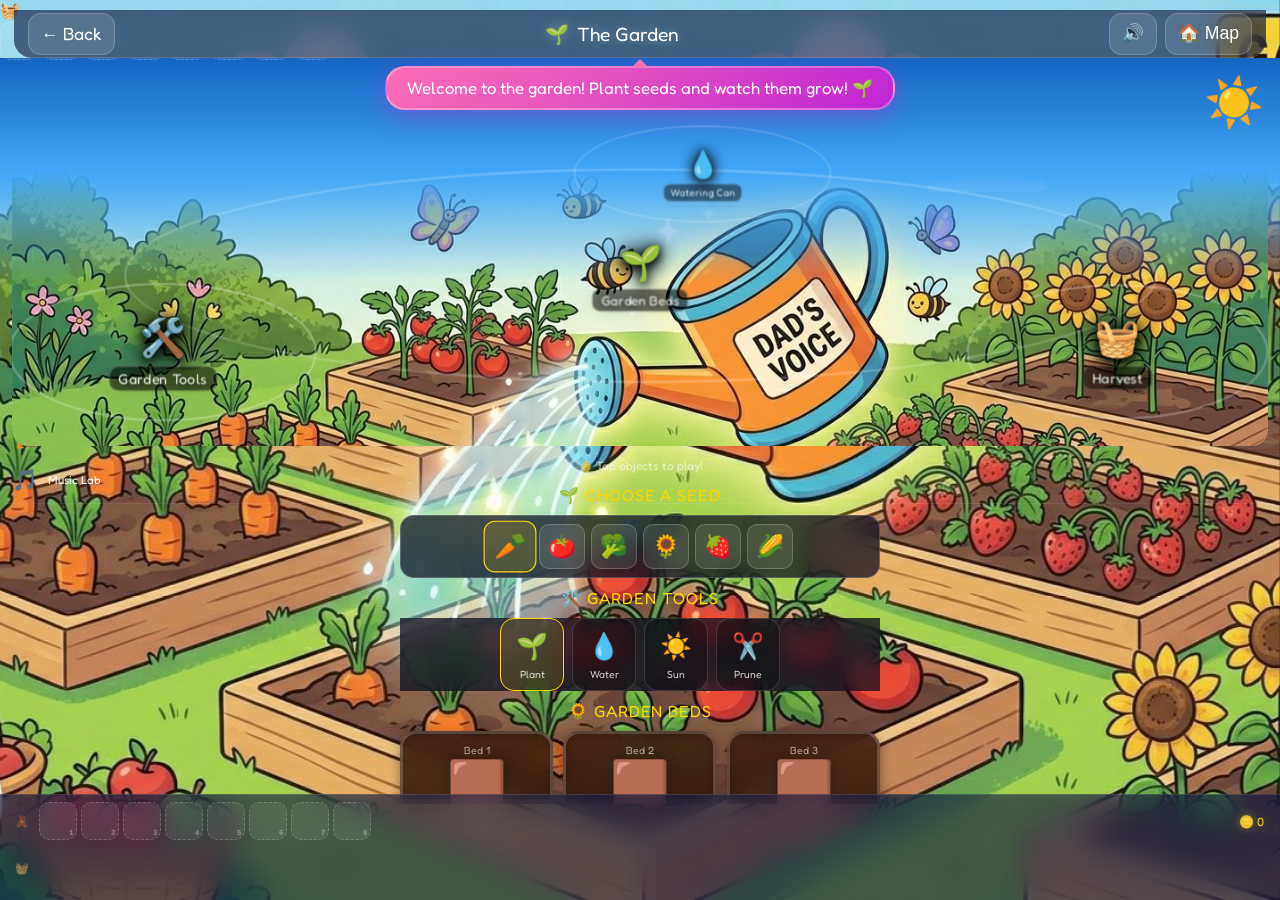
<file: rooms/garden/index.html>
<!DOCTYPE html>
<html lang="en">
<head>
<meta charset="UTF-8">
<meta name="viewport" content="width=device-width, initial-scale=1.0, user-scalable=no">
<meta name="apple-mobile-web-app-capable" content="yes">
<title>The Garden — Cathy's Neighborhood</title>
<link rel="preconnect" href="https://fonts.googleapis.com">
<link href="https://fonts.googleapis.com/css2?family=Nunito:wght@400;700;800;900&family=Fredoka+One&display=swap" rel="stylesheet">
<link rel="stylesheet" href="../../shared/room-shell.css">
<style>
body {
  background: none;
  background-color: #1a1a2e;
  overflow: hidden;
}
#stage-overlay {
  position: fixed; inset: 0; z-index: 0;
  background: rgba(0,0,0,0.40);
  pointer-events: none;
}
#stage {
  display: flex; flex-direction: column; align-items: center;
  padding: 10px 12px 6px; gap: 10px;
}

.section-title { font-family:var(--font-title); font-size:clamp(.85rem,2.5vw,1rem); color:var(--gold); letter-spacing:.06em; text-transform:uppercase; }

/* ── SKY ── */
.sky { position:absolute; top:0;left:0;right:0; height:30%; background:linear-gradient(180deg,#1565c0,#42a5f5,transparent); pointer-events:none; border-radius:0; }
.sun { position:absolute; top:12px; right:16px; font-size:clamp(2rem,6vw,3rem); animation:sunFloat 4s ease-in-out infinite alternate; pointer-events:none; }
@keyframes sunFloat { from{transform:translateY(0) rotate(-5deg)} to{transform:translateY(-8px) rotate(5deg)} }

/* ── GARDEN BEDS ── */
.garden-grid {
  display:grid; grid-template-columns:repeat(3,1fr); gap:10px;
  width:100%; max-width:480px; position:relative; z-index:1;
}
.garden-bed {
  background:linear-gradient(180deg,#5d4037,#3e2723);
  border-radius:16px; padding:10px;
  border:3px solid #4e342e;
  box-shadow:0 4px 12px rgba(0,0,0,.4), inset 0 2px 6px rgba(0,0,0,.2);
  display:flex; flex-direction:column; align-items:center; gap:6px;
  cursor:pointer; transition:transform .15s; min-height:120px; position:relative;
}
.garden-bed:active { transform:scale(.96); }
.bed-label { font-family:var(--font-title); font-size:.65rem; color:rgba(255,255,255,.6); }

/* Plant growth stages */
.plant {
  font-size:clamp(2rem,7vw,3rem);
  transition:transform .4s cubic-bezier(.34,1.56,.64,1), opacity .3s;
  filter:drop-shadow(0 2px 6px rgba(0,0,0,.3));
  line-height:1;
}
.plant.growing { animation:growPop .5s cubic-bezier(.34,1.56,.64,1); }
@keyframes growPop { from{transform:scale(.5) translateY(10px)} to{transform:scale(1) translateY(0)} }

/* Water drops */
.water-drop {
  position:absolute; pointer-events:none; font-size:1rem;
  animation:dropFall .6s ease-in forwards;
}
@keyframes dropFall {
  from{transform:translateY(-20px);opacity:1}
  to{transform:translateY(30px);opacity:0}
}

/* Progress bar per bed */
.grow-bar { width:100%; height:6px; background:rgba(0,0,0,.3); border-radius:3px; overflow:hidden; }
.grow-fill { height:100%; border-radius:3px; background:linear-gradient(90deg,#66bb6a,#00e676); transition:width .5s ease; }

/* ── TOOLS ── */
.tool-strip {
  display:flex; gap:8px; justify-content:center; flex-wrap:wrap;
  width:100%; max-width:480px;
}
.garden-tool {
  display:flex; flex-direction:column; align-items:center; gap:4px;
  background:rgba(0,0,0,.25); border-radius:14px; padding:10px 12px;
  cursor:pointer; border:1.5px solid rgba(255,255,255,.15);
  transition:all .15s; min-width:64px;
}
.garden-tool:active { transform:scale(.9); background:rgba(255,255,255,.1); }
.garden-tool.active-tool { border-color:var(--gold); background:rgba(255,215,0,.12); }
.tool-emoji { font-size:1.6rem; }
.tool-label { font-family:var(--font-title); font-size:.65rem; color:rgba(255,255,255,.8); }

/* Seed selector */
.seed-row {
  display:flex; gap:6px; flex-wrap:wrap; justify-content:center;
  background:rgba(0,0,0,.2); border-radius:14px; padding:8px 12px;
  border:1px solid rgba(255,255,255,.1); width:100%; max-width:480px;
}
.seed {
  font-size:1.4rem; padding:6px 8px;
  background:rgba(255,255,255,.1); border:1.5px solid rgba(255,255,255,.2);
  border-radius:10px; cursor:pointer; transition:all .15s;
}
.seed.selected { border-color:var(--gold); background:rgba(255,215,0,.15); transform:scale(1.15); }
.seed:active { transform:scale(.85); }

/* Harvest basket */
.basket {
  width:100%; max-width:480px;
  background:rgba(0,0,0,.25); border-radius:16px; padding:10px 14px;
  border:1.5px solid rgba(255,255,255,.15);
  min-height:60px;
}
.basket-title { font-family:var(--font-title); font-size:.8rem; color:rgba(255,255,255,.7); margin-bottom:6px; }
.basket-items { display:flex; gap:8px; flex-wrap:wrap; min-height:40px; align-items:center; }
.basket-item {
  font-size:1.6rem; cursor:pointer; transition:transform .15s;
  background:rgba(255,255,255,.12); border-radius:10px; padding:5px 7px;
  border:1.5px solid rgba(255,255,255,.2);
}
.basket-item:active { transform:scale(.85); }

/* ── ILLUSTRATION BACKGROUND SUPPORT ── */

.workbench, .print-lab, .wash-station, .charger-station,
.mirror-frame, .mirror-wrap, .keyboard-wrap, .drum-grid,
.loop-grid, .garden-bed, .controls, .dashboard, .lawn-wrap,
.block-yard, .word-display, .food-shelf, .basket,
.palette, .tools, .nail-row, .sticker-tray,
.bpm-wrap, .tool-strip, .seed-row, .challenge-card,
.stations, .station {
  background: rgba(10, 12, 30, 0.72) !important;
  backdrop-filter: blur(10px) !important;
  -webkit-backdrop-filter: blur(10px) !important;
  border-color: rgba(255,255,255,0.18) !important;
}
.station {
  background: rgba(10, 12, 30, 0.75) !important;
}
.garden-bed {
  background: linear-gradient(180deg, rgba(60,30,15,0.85), rgba(40,20,8,0.9)) !important;
}
.broken-item {
  background: rgba(0,0,0,0.5) !important;
}
.car-wrap {
  background: linear-gradient(180deg, rgba(100,160,220,0.6), rgba(200,230,255,0.4)) !important;
}


/* ── HIDDEN JOHNNY ── */
.johnny-hide {
  position:fixed; z-index:50;
  cursor:pointer; touch-action:manipulation;
  -webkit-tap-highlight-color:transparent;
  opacity:0; /* starts invisible — fades in after 8s */
  transition:opacity 1s;
  animation:none;
}
.johnny-peek {
  font-size:clamp(1.2rem,4vw,1.8rem);
  display:block;
  animation:peekBob 2s ease-in-out infinite alternate;
  filter:drop-shadow(0 2px 4px rgba(0,0,0,.4));
}
@keyframes peekBob { from{transform:translateY(0) rotate(-5deg)} to{transform:translateY(-6px) rotate(5deg)} }
.johnny-pop {
  position:fixed; z-index:800;
  display:flex; flex-direction:column; align-items:center; gap:6px;
  pointer-events:none;
}
.johnny-emoji { font-size:clamp(3rem,12vw,5rem); animation:johnnyJump .6s cubic-bezier(.34,1.5,.64,1) forwards; }
@keyframes johnnyJump { from{transform:scale(0) rotate(-20deg)} to{transform:scale(1) rotate(0)} }
.johnny-shout { font-family:var(--font-title); font-size:1rem; color:var(--gold); text-shadow:0 2px 8px rgba(0,0,0,.6); white-space:nowrap; }
</style>
</head>
<body class="has-basket">
<div id="bg-layer" style="background-image:url('bg.png')"></div>
<div id="room-hud">
  <div class="hud-inner">
    <button id="back-btn" onclick="CN.Room.goBack()">← Back</button>
    <div class="hud-room-name">🌱 <span>The Garden</span></div>
    <div class="hud-right">
      <button class="hud-btn" id="audioBtn" onclick="toggleAudio()" title="Toggle sound">🔊</button>
      <button class="hud-btn" onclick="CN.Room.goHome()">🏠 Map</button>
    </div>
  </div>
</div>
<div id="greeting"></div>

<div id="stage">
  <!-- ── HOTSPOT SCENE ── -->
  <div class="hs-scene" id="hsScene">
    <img src="bg.png" class="scene-bg" alt="The Garden">
    <div id="hs-layer"></div>
  </div>
  <div style="font-family:var(--font-title);font-size:.75rem;color:rgba(255,255,255,.65);text-align:center;padding:2px 0">
    👆 Tap objects to play!
  </div>
  <!-- Activities scroll below scene -->
  <div class="sky"></div>
  <div class="sun">☀️</div>

  <div class="section-title">🌱 Choose a Seed</div>
  <div class="seed-row" id="seedRow"></div>

  <div class="section-title">🛠️ Garden Tools</div>
  <div class="tool-strip" id="toolStrip"></div>

  <div class="section-title">🌻 Garden Beds</div>
  <div class="garden-grid" id="gardenGrid"></div>

  <div class="basket">
    <div class="basket-title">🧺 Harvest Basket — tap to add to Toybox!</div>
    <div class="basket-items" id="basketItems">
      <span style="font-family:var(--font-title);font-size:.72rem;color:rgba(255,255,255,.35)">Nothing harvested yet…</span>
    </div>
  </div>
</div>

<!-- Basket Bar -->
<div id="basket-bar-wrap">
  <div class="basket-lbl">🧺</div>
  <div id="basket-bar"></div>
  <div id="coin-display">🪙 0</div>
</div>
<!-- Toybox Bar -->
<div id="toybox-bar-wrap">
  <div class="bar-row"><div class="tb-label">🧸</div><div id="toybox-bar"></div><div id="coin-display">🪙 0</div></div>
  <div class="bar-row"><div class="tb-label">🧺</div><div id="basket-bar"></div></div>
</div>
<div id="celebrate">
  <div class="celebrate-card">
    <div class="celebrate-emoji" id="celEmoji">🌻</div>
    <div class="celebrate-title" id="celTitle">It Grew!</div>
    <div class="celebrate-msg" id="celMsg">Harvest time!</div>
    <button class="cn-btn cn-btn-lg" style="background:linear-gradient(135deg,#2e7d32,#1b5e20)" onclick="hideCelebrate()">Keep Growing! 🌱</button>
  </div>
</div>

<script src="https://cdn.jsdelivr.net/npm/gsap@3.12.5/dist/gsap.min.js"></script>
<script src="../../shared/cn-core.js"></script>
<script>
'use strict';
const ROOM_ID = 'garden';

const SEEDS = [
  { emoji:'🥕', name:'Carrot',     stages:['🌱','🌿','🥕'], type:'carrot'  },
  { emoji:'🍅', name:'Tomato',     stages:['🌱','🌿','🍅'], type:'tomato'  },
  { emoji:'🥦', name:'Broccoli',   stages:['🌱','🌿','🥦'], type:'broccoli'},
  { emoji:'🌻', name:'Sunflower',  stages:['🌱','🌿','🌻'], type:'flower'  },
  { emoji:'🍓', name:'Strawberry', stages:['🌱','🌿','🍓'], type:'berry'   },
  { emoji:'🌽', name:'Corn',       stages:['🌱','🌿','🌽'], type:'corn'    },
];

const TOOLS = [
  { emoji:'🌱', label:'Plant',  id:'plant'  },
  { emoji:'💧', label:'Water',  id:'water'  },
  { emoji:'☀️', label:'Sun',   id:'sun'    },
  { emoji:'✂️', label:'Prune', id:'prune'  },
];

const NUM_BEDS = 6;
let G = {
  selectedSeed: 0,
  activeTool:   'plant',
  beds: Array(NUM_BEDS).fill(null).map(() => ({ stage:0, seed:null, water:0, sun:0 })),
  harvest: [],
};

CN.Room.init(ROOM_ID, async (saved) => {
  if (saved?.beds) G.beds = saved.beds;
  if (saved?.harvest) G.harvest = saved.harvest;
  buildSeeds();
  buildTools();
  buildBeds();
  buildBasket();
  
  // GSAP button press feedback on all interactive elements
  document.querySelectorAll('.cn-btn,.pad,.tool-card,.car-btn,.seed,.garden-tool,.fix-tool,.tool-btn,.loop-btn,.voice-btn,.block,.key').forEach(el => {
    el.addEventListener('pointerdown', () => CN.Anim && CN.Anim.btnPress(el));
  });
  CN.Room.greet("Welcome to the garden! Plant seeds and watch them grow! 🌱");
  CN.Audio.bgStart('garden');
  setTimeout(()=>initRoomHotspots(),300);
});

function buildSeeds() {
  const row = document.getElementById('seedRow');
  row.innerHTML = '';
  SEEDS.forEach((s,i) => {
    const el = document.createElement('div');
    el.className = 'seed' + (i===0?' selected':'');
    el.textContent = s.emoji;
    el.title = s.name;
    el.onclick = () => {
      document.querySelectorAll('.seed').forEach(x=>x.classList.remove('selected'));
      el.classList.add('selected');
      G.selectedSeed = i;
    };
    row.appendChild(el);
  });
}

function buildTools() {
  const strip = document.getElementById('toolStrip');
  strip.innerHTML = '';
  TOOLS.forEach(t => {
    const el = document.createElement('div');
    el.className = 'garden-tool' + (t.id===G.activeTool?' active-tool':'');
    el.innerHTML = `<div class="tool-emoji">${t.emoji}</div><div class="tool-label">${t.label}</div>`;
    el.onclick = () => {
      G.activeTool = t.id;
      document.querySelectorAll('.garden-tool').forEach(x=>x.classList.remove('active-tool'));
      el.classList.add('active-tool');
    };
    strip.appendChild(el);
  });
}

function buildBeds() {
  const grid = document.getElementById('gardenGrid');
  grid.innerHTML = '';
  G.beds.forEach((bed, i) => {
    const el = document.createElement('div');
    el.className = 'garden-bed';
    el.onclick = () => useTool(i, el);
    const plant = bed.seed ? bed.seed.stages[Math.min(bed.stage, bed.seed.stages.length-1)] : '🟫';
    el.innerHTML = `
      <div class="bed-label">Bed ${i+1}</div>
      <div class="plant" id="plant_${i}">${plant}</div>
      <div class="grow-bar"><div class="grow-fill" id="grow_${i}" style="width:${bed.stage/2*100}%"></div></div>
    `;
    grid.appendChild(el);
  });
}

function useTool(bedIdx, el) {
  const bed = G.beds[bedIdx];
  const tool = G.activeTool;

  if (tool === 'plant') {
    if (bed.seed) { CN.Room.greet("Something's already growing here! 🌱"); return; }
    CN.Audio.play('plant');
    bed.seed = SEEDS[G.selectedSeed];
    bed.stage = 0; bed.water = 0; bed.sun = 0;
    updateBed(bedIdx);
    CN.FX.haptic('tap');
    CN.Room.greet(`Planted ${bed.seed.name} in bed ${bedIdx+1}! Now water it! 💧`);

  } else if (tool === 'water') {
    if (!bed.seed) { CN.Room.greet("Plant a seed first! 🌱"); return; }
    bed.water = Math.min(3, bed.water + 1);
    spawnDrops(el);
    CN.Audio.play('water');
    CN.FX.haptic('tap');
    tryGrow(bedIdx);

  } else if (tool === 'sun') {
    if (!bed.seed) { CN.Room.greet("Plant a seed first! 🌱"); return; }
    bed.sun = Math.min(3, bed.sun + 1);
    CN.Room.greet("Sunshine! ☀️");
    CN.FX.haptic('tap');
    tryGrow(bedIdx);

  } else if (tool === 'prune') {
    if (!bed.seed || bed.stage < 1) { CN.Room.greet("Nothing to prune yet!"); return; }
    CN.Room.greet(`Pruned ${bed.seed.name}! Looking neat! ✂️`);
    CN.FX.haptic('tap');
    tryGrow(bedIdx);
  }

  saveGarden();
}

function tryGrow(bedIdx) {
  const bed = G.beds[bedIdx];
  if (!bed.seed) return;
  const total = bed.water + bed.sun;
  const newStage = Math.min(2, Math.floor(total / 2));

  if (newStage > bed.stage) {
    bed.stage = newStage;
    updateBed(bedIdx);
    (window.gsap ? CN.Anim.starBurst(window.innerWidth/2, window.innerHeight*.5, 6) : CN.FX.stars(window.innerWidth/2, window.innerHeight*.5, 6));

    if (bed.stage === 2) {
      CN.Room.greet(`${bed.seed.name} is ready to harvest! Tap to pick! 🎉`);
      showCelebrate(bed.seed.emoji, 'It Grew!', `Your ${bed.seed.name} is ready!`);
      setTimeout(()=>{ harvestBed(bedIdx); hideCelebrate(); }, 2500);
    } else {
      CN.Room.greet(`Growing... keep watering! ${['🌱','🌿'][bed.stage]}`);
    }
  }
}

function harvestBed(bedIdx) {
  const bed = G.beds[bedIdx];
  if (!bed.seed || bed.stage < 2) return;
  CN.Audio.play('harvest');
  G.harvest.push({ emoji: bed.seed.emoji, name: bed.seed.name, type: bed.seed.type });
  bed.seed = null; bed.stage = 0; bed.water = 0; bed.sun = 0;
  updateBed(bedIdx);
  buildBasket();
  saveGarden();
}

function updateBed(bedIdx) {
  const bed = G.beds[bedIdx];
  const plantEl = document.getElementById('plant_'+bedIdx);
  const growEl  = document.getElementById('grow_'+bedIdx);
  if (!plantEl) return;
  const stage = bed.seed ? bed.seed.stages[Math.min(bed.stage, bed.seed.stages.length-1)] : '🟫';
  plantEl.textContent = stage;
  if(window.gsap){
    gsap.fromTo(plantEl,{scale:0,rotation:-20,transformOrigin:'bottom center'},{scale:1,rotation:0,duration:.6,ease:'back.out(2.5)'});
  } else {
    plantEl.classList.add('growing');
    setTimeout(() => plantEl.classList.remove('growing'), 600);
  }
  if (growEl) growEl.style.width = (bed.stage/2*100) + '%';
}

function spawnDrops(el) {
  const rect = el.getBoundingClientRect();
  for (let i=0;i<4;i++) {
    const d = document.createElement('div');
    d.className='water-drop';
    d.textContent='💧';
    d.style.cssText=`left:${rect.left+Math.random()*rect.width}px;top:${rect.top}px;font-size:.9rem;position:fixed;z-index:800;`;
    document.body.appendChild(d);
    setTimeout(()=>d.remove(),700);
  }
}

function buildBasket() {
  const items = document.getElementById('basketItems');
  if (G.harvest.length === 0) {
    items.innerHTML='<span style="font-family:var(--font-title);font-size:.72rem;color:rgba(255,255,255,.35)">Nothing harvested yet…</span>';
    return;
  }
  items.innerHTML=''; // items animate in via stagger below

  G.harvest.forEach((item, i) => {
    const el = document.createElement('div');
    el.className='basket-item'; el.textContent=item.emoji; el.title='Add to Toybox';
    el.onclick=()=>addToToybox(item, i);
    items.appendChild(el);
  });
}

async function addToToybox(item, idx) {
  const slot = await CN.Coins.add(2,'garden_harvest'); CN.Toybox.add({ type:item.type, emoji:item.emoji, name:item.name, origin:ROOM_ID, data:{} });
  if (slot >= 0) {
    G.harvest.splice(idx,1);
    buildBasket();
    CN.renderBothBars();
    CN.FX.haptic('success');
    (window.gsap ? CN.Anim.starBurst(window.innerWidth/2, window.innerHeight*.7, 8) : CN.FX.stars(window.innerWidth/2, window.innerHeight*.7, 8));
    CN.Room.greet(`${item.emoji} ${item.name} packed in toybox! 🎒`);
    saveGarden();
  } else {
    CN.Room.greet("Toybox is full! Use some items first! 🧸");
  }
}

function showCelebrate(emoji,title,msg){ document.getElementById('celEmoji').textContent=emoji; document.getElementById('celTitle').textContent=title; document.getElementById('celMsg').textContent=msg; CN.Audio.play('celebrate');
  CN.addCoins(10).then(()=>CN.updateCoinDisplay());
  document.getElementById('celebrate').classList.add('show');
  if(window.gsap) CN.Anim.celebrateIn(document.querySelector('.celebrate-card')); (window.gsap ? CN.Anim.confettiBurst(window.innerWidth/2,window.innerHeight*.3,28) : CN.FX.confetti(28)); }
function hideCelebrate() { const overlay = document.getElementById('celebrate'); const card  = document.querySelector('.celebrate-card'); if(window.gsap && card) {  CN.Anim.celebrateOut(card, overlay); } else {  overlay.classList.remove('show'); }}

async function saveGarden() {
  await CN.Room.save(ROOM_ID,{ beds:G.beds, harvest:G.harvest });
}
// Stagger grid items on load
document.addEventListener("DOMContentLoaded",()=>{setTimeout(()=>{const g=document.querySelector(".garden-grid");if(g&&window.gsap)CN.Anim.staggerIn(g);},400);});
/* ── ROOM HOTSPOTS ── */
const ROOM_HS_GARDEN = [{"id": "beds", "emoji": "🌱", "label": "Garden Beds", "cx": 50, "cy": 55, "rx": 38, "ry": 25}, {"id": "tools", "emoji": "🛠️", "label": "Garden Tools", "cx": 12, "cy": 75, "rx": 10, "ry": 14}, {"id": "harvest", "emoji": "🧺", "label": "Harvest", "cx": 88, "cy": 75, "rx": 10, "ry": 14}, {"id": "water", "emoji": "💧", "label": "Watering Can", "cx": 55, "cy": 28, "rx": 12, "ry": 14}];

function initRoomHotspots(){
  CN.Hotspots.init('garden', ROOM_HS_GARDEN, openRoomPanel);
}

function openRoomPanel(id){
  // Scroll to the matching activity section
  const mapping = { 'beds': 'bedsActivity', 'tools': 'toolsActivity', 'harvest': 'harvestActivity', 'water': 'waterActivity' };
  const targetId = mapping[id] || id + 'Activity';
  const el = document.getElementById(targetId) || document.querySelector('[data-activity="'+id+'"]');
  if(el){
    el.scrollIntoView({behavior:'smooth', block:'start'});
    if(window.gsap) gsap.fromTo(el,{scale:.97,opacity:.7},{scale:1,opacity:1,duration:.35,ease:'back.out(2)'});
    CN.Hotspots.highlight(id);
    CN.Room.greet('Tap to play! 🎮');
  } else {
    CN.Room.greet('Tap objects in the room to play! 👆');
  }
}

</script>

<!-- ══ HIDDEN JOHNNY ══ -->
<div id="johnnyHide" class="johnny-hide" style="left:3%;bottom:20%" onclick="findJohnny()" title="Who's hiding?">
  <span class="johnny-peek">👀</span>
</div>
<div id="johnnyPop" class="johnny-pop" style="display:none">
  <span class="johnny-emoji">👦</span>
  <div class="johnny-shout">Found me! 😄 (under the sunflower)</div>
</div>

<script>
/* ══ HIDDEN JOHNNY ══ */
let _johnnyFound = false;
(function initJohnny(){
  // Fade in after 8s so player has time to explore first
  setTimeout(()=>{
    const el=document.getElementById('johnnyHide');
    if(el && !_johnnyFound) el.style.opacity='1';
  }, 8000);
})();

function findJohnny(){
  if(_johnnyFound) return;
  _johnnyFound = true;
  const hide=document.getElementById('johnnyHide');
  const pop =document.getElementById('johnnyPop');
  if(!hide||!pop) return;

  hide.style.opacity='0';
  hide.style.pointerEvents='none';

  // Position pop where hide was
  const rect=hide.getBoundingClientRect();
  pop.style.cssText=`position:fixed;left:${rect.left}px;top:${rect.top-40}px;z-index:800;display:flex;flex-direction:column;align-items:center;gap:6px;pointer-events:none;`;
  pop.style.display='flex';

  CN.Audio.play('celebrate'); CN.FX.haptic('success');
  CN.Coins.add(5,'found_johnny'); renderToyboxBar();
  CN.Room.greet("You found Johnny! 👦 +5 🪙 Golden coins!");

  // Burst stars from his position
  CN.FX.stars(rect.left+rect.width/2, rect.top, 12, ['⭐','🌟','💫','✨','🎉','👦']);

  if(window.gsap){
    gsap.timeline()
      .from(pop.querySelector('.johnny-emoji'),{scale:0,rotation:-20,duration:.5,ease:'back.out(3)'})
      .from(pop.querySelector('.johnny-shout'),{y:10,opacity:0,duration:.3},'-=.2')
      .to(pop,{y:-30,opacity:0,duration:.6,delay:2,ease:'power2.in',onComplete:()=>pop.style.display='none'});
  } else {
    setTimeout(()=>pop.style.display='none', 2500);
  }
}

</script>

<!-- Quick room nav -->
<button id="room-nav-btn" onclick="toggleRoomNav()" title="Switch Room">🗺</button>
<div id="room-nav-panel">
  <div style="font-family:'Fredoka One',cursive;font-size:.58rem;color:rgba(255,255,255,.4);text-align:center;padding:4px 0 2px;letter-spacing:.06em;text-transform:uppercase">Jump To Room</div>
  <button style="display:flex;align-items:center;gap:10px;padding:9px 12px;border-radius:13px;cursor:pointer;touch-action:manipulation;border:none;background:transparent;width:100%;text-align:left;color:#fff;font-family:'Fredoka One',cursive;font-size:.72rem;transition:background .12s" onmouseenter="this.style.background='rgba(255,255,255,.1)'" onmouseleave="this.style.background='transparent'" ontouchstart="this.style.background='rgba(255,255,255,.1)'" ontouchend="this.style.background='transparent'" onclick="roomNavTo('home')"><span style="font-size:1.3rem;flex-shrink:0">🏡</span> Cathy's Home</button>
  <button style="display:flex;align-items:center;gap:10px;padding:9px 12px;border-radius:13px;cursor:pointer;touch-action:manipulation;border:none;background:transparent;width:100%;text-align:left;color:#fff;font-family:'Fredoka One',cursive;font-size:.72rem;transition:background .12s" onmouseenter="this.style.background='rgba(255,255,255,.1)'" onmouseleave="this.style.background='transparent'" ontouchstart="this.style.background='rgba(255,255,255,.1)'" ontouchend="this.style.background='transparent'" onclick="roomNavTo('kitchen')"><span style="font-size:1.3rem;flex-shrink:0">🍳</span> Little Chef's Kitchen</button>
  <button style="display:flex;align-items:center;gap:10px;padding:9px 12px;border-radius:13px;cursor:pointer;touch-action:manipulation;border:none;background:transparent;width:100%;text-align:left;color:#fff;font-family:'Fredoka One',cursive;font-size:.72rem;transition:background .12s" onmouseenter="this.style.background='rgba(255,255,255,.1)'" onmouseleave="this.style.background='transparent'" ontouchstart="this.style.background='rgba(255,255,255,.1)'" ontouchend="this.style.background='transparent'" onclick="roomNavTo('salon')"><span style="font-size:1.3rem;flex-shrink:0">💅</span> Royal Salon</button>
  <button style="display:flex;align-items:center;gap:10px;padding:9px 12px;border-radius:13px;cursor:pointer;touch-action:manipulation;border:none;background:transparent;width:100%;text-align:left;color:#fff;font-family:'Fredoka One',cursive;font-size:.72rem;transition:background .12s" onmouseenter="this.style.background='rgba(255,255,255,.1)'" onmouseleave="this.style.background='transparent'" ontouchstart="this.style.background='rgba(255,255,255,.1)'" ontouchend="this.style.background='transparent'" onclick="roomNavTo('garage')"><span style="font-size:1.3rem;flex-shrink:0">🔧</span> Garage Workshop</button>
  <button style="display:flex;align-items:center;gap:10px;padding:9px 12px;border-radius:13px;cursor:pointer;touch-action:manipulation;border:none;background:transparent;width:100%;text-align:left;color:#fff;font-family:'Fredoka One',cursive;font-size:.72rem;transition:background .12s" onmouseenter="this.style.background='rgba(255,255,255,.1)'" onmouseleave="this.style.background='transparent'" ontouchstart="this.style.background='rgba(255,255,255,.1)'" ontouchend="this.style.background='transparent'" onclick="roomNavTo('driveway')"><span style="font-size:1.3rem;flex-shrink:0">🚗</span> Driveway</button>
  <button style="display:flex;align-items:center;gap:10px;padding:9px 12px;border-radius:13px;cursor:pointer;touch-action:manipulation;border:none;background:transparent;width:100%;text-align:left;color:#fff;font-family:'Fredoka One',cursive;font-size:.72rem;transition:background .12s" onmouseenter="this.style.background='rgba(255,255,255,.1)'" onmouseleave="this.style.background='transparent'" ontouchstart="this.style.background='rgba(255,255,255,.1)'" ontouchend="this.style.background='transparent'" onclick="roomNavTo('pond')"><span style="font-size:1.3rem;flex-shrink:0">🐘</span> The Pond</button>
  <button style="display:flex;align-items:center;gap:10px;padding:9px 12px;border-radius:13px;cursor:pointer;touch-action:manipulation;border:none;background:transparent;width:100%;text-align:left;color:#fff;font-family:'Fredoka One',cursive;font-size:.72rem;transition:background .12s" onmouseenter="this.style.background='rgba(255,255,255,.1)'" onmouseleave="this.style.background='transparent'" ontouchstart="this.style.background='rgba(255,255,255,.1)'" ontouchend="this.style.background='transparent'" onclick="roomNavTo('mower')"><span style="font-size:1.3rem;flex-shrink:0">🚜</span> Lawn Mower</button>
  <button style="display:flex;align-items:center;gap:10px;padding:9px 12px;border-radius:13px;cursor:pointer;touch-action:manipulation;border:none;background:transparent;width:100%;text-align:left;color:#fff;font-family:'Fredoka One',cursive;font-size:.72rem;transition:background .12s" onmouseenter="this.style.background='rgba(255,255,255,.1)'" onmouseleave="this.style.background='transparent'" ontouchstart="this.style.background='rgba(255,255,255,.1)'" ontouchend="this.style.background='transparent'" onclick="roomNavTo('construction')"><span style="font-size:1.3rem;flex-shrink:0">🏗️</span> Alphabet Construction</button>
  <button style="display:flex;align-items:center;gap:10px;padding:9px 12px;border-radius:13px;cursor:pointer;touch-action:manipulation;border:none;background:transparent;width:100%;text-align:left;color:#fff;font-family:'Fredoka One',cursive;font-size:.72rem;transition:background .12s" onmouseenter="this.style.background='rgba(255,255,255,.1)'" onmouseleave="this.style.background='transparent'" ontouchstart="this.style.background='rgba(255,255,255,.1)'" ontouchend="this.style.background='transparent'" onclick="roomNavTo('music')"><span style="font-size:1.3rem;flex-shrink:0">🎵</span> Music Lab</button>
  <div style="height:1px;background:rgba(255,255,255,.08);margin:2px 6px"></div>
  <button style="display:flex;align-items:center;gap:10px;padding:9px 12px;border-radius:13px;cursor:pointer;touch-action:manipulation;border:none;background:transparent;width:100%;color:#fff;font-family:'Fredoka One',cursive;font-size:.72px;justify-content:center;transition:background .12s" onmouseenter="this.style.background='rgba(255,255,255,.1)'" onmouseleave="this.style.background='transparent'" onclick="CN.Room.goHome()">
    <span style="font-size:1.3rem">🗺️</span> Back to Map
  </button>
</div>
<script>
var _rnOpen=false;
function toggleRoomNav(){_rnOpen=!_rnOpen;var p=document.getElementById('room-nav-panel');p.style.display=_rnOpen?'flex':'none';document.getElementById('room-nav-btn').style.background=_rnOpen?'linear-gradient(135deg,#dc2626,#991b1b)':'linear-gradient(135deg,#7c3aed,#4c1d95)';}
function roomNavTo(id){_rnOpen=false;document.getElementById('room-nav-panel').style.display='none';window.location.href='../'+id+'/index.html';}
document.addEventListener('pointerdown',function(e){if(_rnOpen&&!e.target.closest('#room-nav-btn')&&!e.target.closest('#room-nav-panel')){_rnOpen=false;document.getElementById('room-nav-panel').style.display='none';}});
</script>
</body>
</html>
</file>
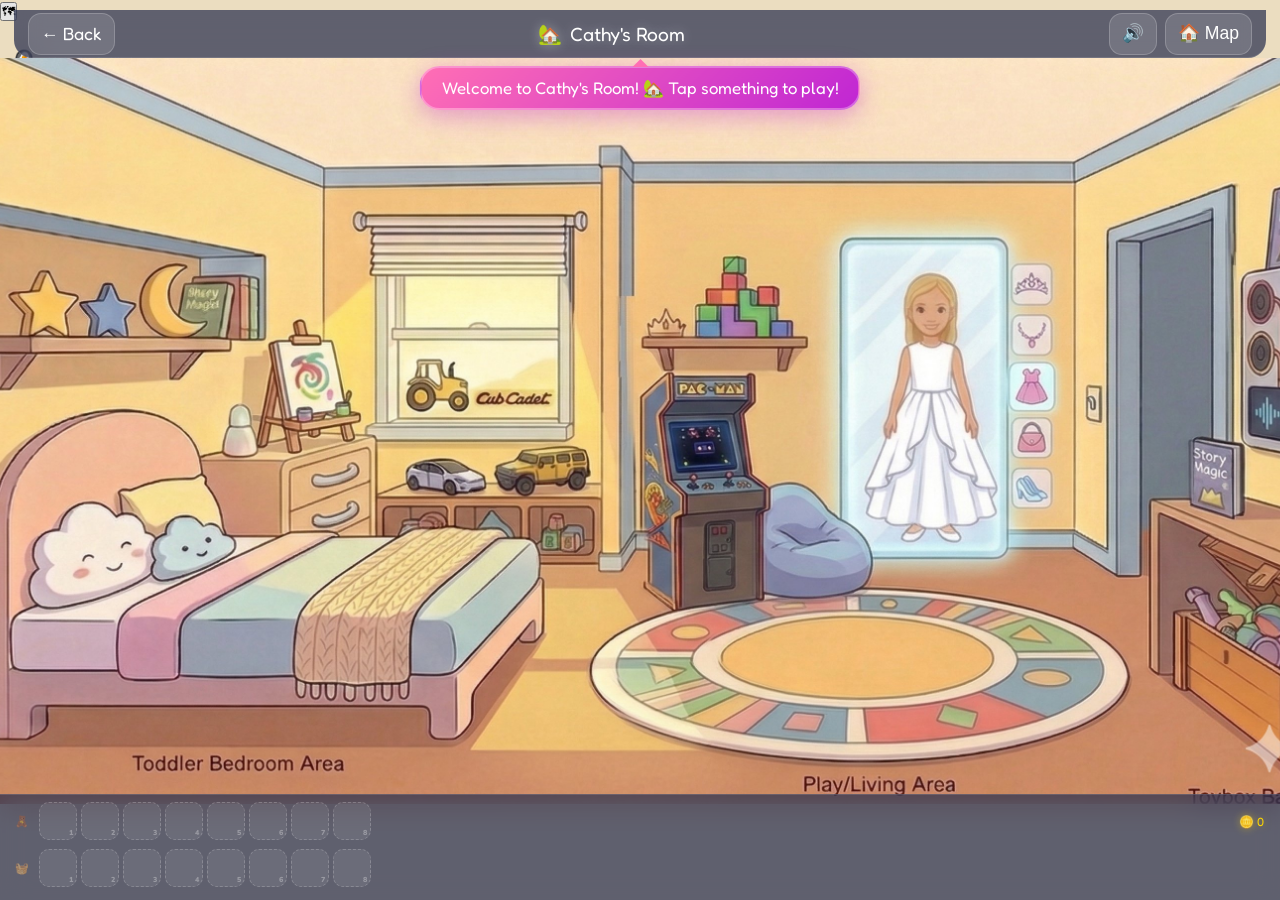
<file: rooms/home/index.html>
<!DOCTYPE html>
<html lang="en">
<head>
<meta charset="UTF-8">
<meta name="viewport" content="width=device-width, initial-scale=1.0, user-scalable=no">
<meta name="apple-mobile-web-app-capable" content="yes">
<title>Cathy's Room — Cathy's Neighborhood</title>
<link href="https://fonts.googleapis.com/css2?family=Fredoka+One&family=Nunito:wght@700;900&display=swap" rel="stylesheet">
<link rel="stylesheet" href="../../shared/room-shell.css">
<style>
body { background:none; overflow:hidden; }
#bg-layer { background:#f5e6c8 !important; }
#stage-overlay { position:fixed;inset:0;z-index:0;background:rgba(0,0,0,.04);pointer-events:none; }
#stage { display:flex;flex-direction:column;padding:0;gap:0;overflow:hidden; }

/* ══ SCENE fills entire stage ══ */
.scene {
  flex:1; position:relative; overflow:hidden; min-height:0;
}
#sceneImg {
  width:100%; height:100%;
  object-fit:cover; object-position:center center;
  display:block; user-select:none; -webkit-user-drag:none; pointer-events:none;
}

/* ══ HOTSPOT ZONES — invisible clickable divs positioned over image ══ */
.hotspot {
  position:absolute;
  cursor:pointer;
  touch-action:manipulation;
  -webkit-tap-highlight-color:transparent;
  border-radius:50%;
  /* Pulse animation to hint interactivity */
  animation:hsPulse 3s ease-in-out infinite;
  display:flex; align-items:center; justify-content:center;
  transition:transform .15s;
}
.hotspot:active { transform:scale(.9); }

/* Invisible by default — just the pulse ring shows */
.hotspot-ring {
  position:absolute; inset:-8px;
  border-radius:50%;
  border:3px solid rgba(255,220,80,.0);
  animation:ringPulse 3s ease-in-out infinite;
  pointer-events:none;
}
@keyframes ringPulse {
  0%,100%{ border-color:rgba(255,220,80,.0); transform:scale(1); }
  50%    { border-color:rgba(255,220,80,.55); transform:scale(1.08); }
}

/* Emoji label that floats above the hotspot */
.hotspot-label {
  position:absolute;
  bottom:calc(100% + 6px);
  left:50%; transform:translateX(-50%);
  background:rgba(0,0,0,.6);
  backdrop-filter:blur(8px);
  border-radius:12px; padding:4px 10px;
  font-family:'Fredoka One',cursive;
  font-size:clamp(.6rem,2vw,.78rem);
  color:#fff; white-space:nowrap;
  opacity:0; transition:opacity .2s;
  pointer-events:none;
}
.hotspot:hover .hotspot-label,
.hotspot:active .hotspot-label { opacity:1; }

/* Hotspot glow on hover */
.hotspot::before {
  content:'';
  position:absolute; inset:0; border-radius:50%;
  background:rgba(255,220,80,.18);
  opacity:0; transition:opacity .2s;
}
.hotspot:hover::before { opacity:1; }

/* ══ LAUNCH OVERLAY — slides up when hotspot tapped ══ */
.launch-overlay {
  position:absolute; inset:0; z-index:100;
  display:flex; flex-direction:column;
  align-items:center; justify-content:center;
  background:rgba(20,10,40,.82);
  backdrop-filter:blur(14px);
  opacity:0; pointer-events:none;
  transition:opacity .3s;
}
.launch-overlay.show { opacity:1; pointer-events:all; }
.launch-card {
  background:linear-gradient(145deg,#1a0a33,#2d1060);
  border-radius:24px; padding:24px 28px;
  max-width:340px; width:90%;
  text-align:center;
  border:2px solid rgba(255,200,80,.3);
  box-shadow:0 20px 60px rgba(0,0,0,.5);
  flex-direction:column; gap:12px; align-items:center;
  animation:cardIn .35s cubic-bezier(.34,1.5,.64,1);
}
/* Game picker rows */
.game-pick-btn {
  display:flex; align-items:center; gap:12px;
  background:rgba(255,255,255,.08);
  border:1.5px solid rgba(255,255,255,.15);
  border-radius:16px; padding:12px 16px;
  cursor:pointer; touch-action:manipulation;
  -webkit-tap-highlight-color:transparent;
  transition:all .14s; width:100%; text-align:left;
  box-shadow:0 3px 10px rgba(0,0,0,.25);
}
.game-pick-btn:hover, .game-pick-btn:active {
  background:rgba(255,255,255,.16);
  border-color:rgba(255,200,80,.5);
  transform:scale(1.03);
}
.gpb-ico  { font-size:2rem; flex-shrink:0; }
.gpb-info { display:flex; flex-direction:column; gap:2px; }
.gpb-name { font-family:'Fredoka One',cursive; font-size:.88rem; color:#fff; }
.gpb-desc { font-family:'Nunito',sans-serif; font-size:.65rem; color:rgba(255,255,255,.6); }
@keyframes cardIn { from{transform:scale(.7) translateY(20px);opacity:0} to{transform:scale(1) translateY(0);opacity:1} }
.launch-ico  { font-size:3.5rem; filter:drop-shadow(0 4px 12px rgba(255,200,80,.4)); }
.launch-name { font-family:'Fredoka One',cursive; font-size:1.3rem; color:#fde68a; }
.launch-desc { font-family:'Nunito',sans-serif; font-size:.85rem; color:rgba(255,255,255,.75); line-height:1.5; }
.launch-btns { display:flex; gap:10px; flex-wrap:wrap; justify-content:center; }
.launch-btn {
  border:none; border-radius:16px; padding:10px 22px;
  font-family:'Fredoka One',cursive; font-size:.9rem; color:#fff;
  cursor:pointer; touch-action:manipulation;
  box-shadow:0 4px 0 rgba(0,0,0,.3);
  transition:all .12s;
}
.launch-btn:active { transform:translateY(3px); box-shadow:0 1px 0 rgba(0,0,0,.3); }
.btn-go    { background:linear-gradient(135deg,#f59e0b,#d97706); }
.btn-close { background:rgba(255,255,255,.15); border:1px solid rgba(255,255,255,.2); }

/* ══ PARTICLES ══ */
.part { position:fixed;pointer-events:none;z-index:700;font-size:1.2rem;
  animation:pFly var(--d,.7s) ease-out forwards; }
@keyframes pFly { 0%{transform:translate(0,0)scale(1);opacity:1;} 100%{transform:translate(var(--tx,0),var(--ty,-60px))scale(.1);opacity:0;} }

/* ══ JOHNNY ══ */
.jh{position:fixed;z-index:200;right:0;top:45%;cursor:pointer;touch-action:manipulation;opacity:0;transition:opacity 1.5s;transform:translateX(60%);}
.jp{font-size:1.9rem;display:block;animation:jPk 2.5s ease-in-out infinite alternate;}
@keyframes jPk{from{transform:translateX(0)}to{transform:translateX(-12px)}}

button,.hotspot,.launch-btn{touch-action:manipulation;-webkit-tap-highlight-color:transparent;}
</style>
</head>
<body>
<div id="bg-layer"></div>
<div id="stage-overlay"></div>
<div id="room-hud">
  <div class="hud-inner">
    <button id="back-btn" onclick="CN.Room.goBack()">← Back</button>
    <div class="hud-room-name">🏡 <span>Cathy's Room</span></div>
    <div class="hud-right">
      <button class="hud-btn" id="audioBtn" onclick="CN.Audio.toggle();CN.Audio.syncBtn()">🔊</button>
      <button class="hud-btn" onclick="CN.Room.goHome()">🏠 Map</button>
    </div>
  </div>
</div>
<div id="greeting"></div>

<div id="stage">
  <div class="scene" id="scene">

    <!-- Background illustration -->
    <img id="sceneImg" src="bg.png" alt="Cathy's Room">

    <!-- ══════════════════════════════════════
         HOTSPOTS
         Positions are % of the scene after
         object-fit:cover math — updated by JS
    ══════════════════════════════════════ -->

    <!-- 1. Art Easel — left bedroom area -->
    <div class="hotspot" id="hs-art"
         onclick="openSpot('art')"
         style="width:clamp(60px,12vw,90px);height:clamp(60px,12vw,90px);">
      <div class="hotspot-ring"></div>
      <div class="hotspot-label">🎨 Art Studio</div>
    </div>

    <!-- blocks hotspot removed — games now inside Arcade picker -->

    <!-- 3. Pac-Man Arcade — center cabinet -->
    <div class="hotspot" id="hs-arcade"
         onclick="openSpot('arcade')"
         style="width:clamp(65px,13vw,95px);height:clamp(65px,13vw,95px);">
      <div class="hotspot-ring"></div>
      <div class="hotspot-label">🕹️ Arcade</div>
    </div>

    <!-- 4. Story Magic TV — far right -->
    <div class="hotspot" id="hs-storymagic"
         onclick="openSpot('storymagic')"
         style="width:clamp(55px,11vw,80px);height:clamp(55px,11vw,80px);">
      <div class="hotspot-ring"></div>
      <div class="hotspot-label">✨ Story Magic</div>
    </div>

    <!-- ══ LAUNCH OVERLAY ══ -->
    <div class="launch-overlay" id="launchOverlay">
      <!-- Standard single-app card -->
      <div class="launch-card" id="launchCard" style="display:flex">
        <div class="launch-ico"  id="launchIco">🎨</div>
        <div class="launch-name" id="launchName">Art Studio</div>
        <div class="launch-desc" id="launchDesc">Tap to open!</div>
        <div class="launch-btns">
          <button class="launch-btn btn-go"    id="launchGo"    onclick="doLaunch()">Let's Go! 🚀</button>
          <button class="launch-btn btn-close" onclick="closeOverlay()">← Back</button>
        </div>
      </div>
      <!-- Arcade game picker card -->
      <div class="launch-card" id="arcadeCard" style="display:none">
        <div class="launch-ico">🕹️</div>
        <div class="launch-name">The Arcade</div>
        <div class="launch-desc">Choose your game!</div>
        <div id="arcadeGameList" style="display:flex;flex-direction:column;gap:8px;width:100%"></div>
        <button class="launch-btn btn-close" onclick="closeOverlay()" style="margin-top:4px;align-self:center">← Back</button>
      </div>
    </div>

  </div>
</div>

<div id="toybox-bar-wrap">
  <div class="bar-row"><div class="tb-label">🧸</div><div id="toybox-bar"></div><div id="coin-display">🪙 0</div></div>
  <div class="bar-row"><div class="tb-label">🧺</div><div id="basket-bar"></div></div>
</div>

<div id="celebrate">
  <div class="celebrate-card">
    <div class="celebrate-emoji" id="celEmoji">🏡</div>
    <div class="celebrate-title" id="celTitle">Welcome Home!</div>
    <div class="celebrate-msg"   id="celMsg">Cathy's room is full of fun!</div>
    <button class="cn-btn cn-btn-lg" style="background:linear-gradient(135deg,#f59e0b,#d97706)" onclick="hideCelebrate()">Yay! 🌟</button>
  </div>
</div>

<div id="jHide" class="jh" onclick="findJohnny()"><span class="jp">👀</span></div>
<div id="jPop" style="display:none;position:fixed;z-index:800;flex-direction:column;align-items:center;gap:4px;pointer-events:none;">
  <span style="font-size:3rem">👦</span>
  <span style="font-family:'Fredoka One',cursive;font-size:.85rem;color:var(--gold);text-shadow:0 2px 6px rgba(0,0,0,.5)">Found me! +5🪙</span>
</div>

<script src="https://cdn.jsdelivr.net/npm/gsap@3.12.5/dist/gsap.min.js"></script>
<script src="../../shared/cn-core.js"></script>
<script>
'use strict';
const ROOM_ID = 'home';

/* ════════════════════════════════════════════════
   HOTSPOT DEFINITIONS
   x/y/w/h = percentage of the 2760×1504 source image.
   Each entry also has the URL/path to launch.

   ── UPDATE THESE URLs WHEN JOHN PROVIDES THEM ──
════════════════════════════════════════════════ */
const IMG_W = 2760, IMG_H = 1504;

const SPOTS = {
  art: {
    ico:'🎨', name:'Art Studio',
    desc:'Draw, paint and create anything you imagine!',
    particles:['🎨','✏️','🌈','⭐'],
    // Easel: left bedroom, ~23–34% x, ~33–58% y
    xPct:.23, yPct:.33, wPct:.11, hPct:.25,
    url: 'https://johnlaz.github.io/remix/',
  },

  arcade: {
    ico:'🕹️', name:'The Arcade',
    desc:'Play Pac-Man, Block Drop, Star Smasher and more!',
    particles:['🕹️','👾','⭐','🌟','💥'],
    xPct:.46, yPct:.38, wPct:.14, hPct:.40,
    url:'https://johnlaz.github.io/arcade/',
  },
  storymagic: {
    ico:'✨', name:'Story Magic',
    desc:'Read magical stories brought to life!',
    particles:['✨','📖','🌟','🦋','💫'],
    // TV/Story Magic panel: ~85–97% x, ~38–72% y
    xPct:.85, yPct:.38, wPct:.12, hPct:.34,
    url: 'https://johnlaz.github.io/storymagic/',
  },
};

/* ════════════════════════════════════════════════
   POSITIONING — same cover math as salon
════════════════════════════════════════════════ */
let _currentSpot = null;

function positionHotspots() {
  const scene = document.getElementById('scene');
  const img   = document.getElementById('sceneImg');
  const sr    = scene.getBoundingClientRect();
  const SW = sr.width, SH = sr.height;

  // object-fit:cover math
  const scale = Math.max(SW / IMG_W, SH / IMG_H);
  const rendW = IMG_W * scale;
  const rendH = IMG_H * scale;
  const offX  = (SW - rendW) / 2;
  const offY  = (SH - rendH) / 2;

  Object.entries(SPOTS).forEach(([key, spot]) => {
    const el = document.getElementById('hs-' + key);
    if (!el) return;
    // Center of the hotspot in scene coords
    const cx = offX + (spot.xPct + spot.wPct/2) * rendW;
    const cy = offY + (spot.yPct + spot.hPct/2) * rendH;
    const hw = spot.wPct * rendW;
    const hh = spot.hPct * rendH;
    // Position element centered on cx,cy
    el.style.left   = (cx - hw/2) + 'px';
    el.style.top    = (cy - hh/2) + 'px';
    el.style.width  = hw + 'px';
    el.style.height = hh + 'px';
  });
}

/* ════════════════════════════════════════════════
   SPOT INTERACTION
════════════════════════════════════════════════ */
function openSpot(key) {
  const spot = SPOTS[key];
  if (!spot) return;
  _currentSpot = key;

  CN.Audio.play('collect'); CN.FX.haptic('tap');

  // Particles at hotspot position
  const el = document.getElementById('hs-' + key);
  if (el) {
    const r = el.getBoundingClientRect();
    spawnParticles(spot.particles, r.left + r.width/2, r.top + r.height/2, 10);
  }

  const overlay = document.getElementById('launchOverlay');
  const stdCard    = document.getElementById('launchCard');
  const arcCard    = document.getElementById('arcadeCard');
  overlay.classList.add('show');

  if (spot.type === 'arcade') {
    // Show arcade game picker
    stdCard.style.display = 'none';
    arcCard.style.display = 'flex';
    // Build game list
    const list = document.getElementById('arcadeGameList');
    list.innerHTML = '';
    spot.games.forEach(game => {
      const btn = document.createElement('button');
      btn.className = 'game-pick-btn';
      btn.innerHTML = `
        <span class="gpb-ico">${game.ico}</span>
        <div class="gpb-info">
          <div class="gpb-name">${game.name}</div>
          <div class="gpb-desc">${game.desc}</div>
        </div>`;
      btn.addEventListener('click', () => {
        CN.Audio.play('celebrate'); CN.FX.haptic('success');
        setTimeout(() => { window.location.href = game.url; }, 280);
      });
      list.appendChild(btn);
    });
    if (window.gsap) {
      gsap.from('#arcadeCard', {scale:.7, opacity:0, duration:.35, ease:'back.out(2)'});
      gsap.from('.game-pick-btn', {x:-20, opacity:0, stagger:.08, duration:.3, ease:'back.out(1.5)', delay:.15});
    }
    CN.Room.greet('🕹️ Pick a game to play!');
  } else {
    // Standard single-app card
    stdCard.style.display = 'flex';
    arcCard.style.display = 'none';
    document.getElementById('launchIco').textContent  = spot.ico;
    document.getElementById('launchName').textContent = spot.name;
    document.getElementById('launchDesc').textContent = spot.desc + (spot.url ? '' : '\n\n🚧 Coming soon!');
    document.getElementById('launchGo').style.display = spot.url ? 'block' : 'none';
    if (window.gsap) gsap.from('#launchCard', {scale:.7, opacity:0, duration:.35, ease:'back.out(2)'});
    CN.Room.greet(`${spot.ico} ${spot.name} — tap to launch!`);
  }
}

function closeOverlay() {
  document.getElementById('launchOverlay').classList.remove('show');
  // Reset both cards for next open
  setTimeout(() => {
    document.getElementById('launchCard').style.display = 'flex';
    document.getElementById('arcadeCard').style.display = 'none';
  }, 300);
  _currentSpot = null;
  CN.Audio.play('tap');
}

function doLaunch() {
  const spot = _currentSpot ? SPOTS[_currentSpot] : null;
  if (!spot?.url) return;
  CN.Audio.play('celebrate'); CN.FX.haptic('success');
  CN.Room.greet(`Opening ${spot.name}! ${spot.ico}`);
  setTimeout(() => { window.location.href = spot.url; }, 350);
}

// Close overlay on background tap
document.getElementById('launchOverlay').addEventListener('pointerdown', e => {
  if (e.target === document.getElementById('launchOverlay')) closeOverlay();
});

/* ════════════════════════════════════════════════
   PARTICLES
════════════════════════════════════════════════ */
function spawnParticles(pool, cx, cy, n=8) {
  for (let i=0; i<n; i++) {
    const el = document.createElement('div');
    el.className = 'part';
    el.textContent = pool[Math.floor(Math.random()*pool.length)];
    const tx=(Math.random()*80-40)+'px', ty=(-35-Math.random()*50)+'px';
    el.style.cssText=`left:${cx+(Math.random()*20-10)}px;top:${cy}px;--tx:${tx};--ty:${ty};--d:${.4+Math.random()*.4}s;`;
    document.body.appendChild(el);
    setTimeout(()=>el.remove(), 900);
  }
}

/* ════════════════════════════════════════════════
   INIT
════════════════════════════════════════════════ */
CN.Audio.unlockOnGesture();
CN.Room.init(ROOM_ID, async () => {
  const img = document.getElementById('sceneImg');
  await new Promise(r => { img.complete ? r() : (img.onload=r, img.onerror=r); });
  await new Promise(r => requestAnimationFrame(() => requestAnimationFrame(r)));
  positionHotspots();
  setTimeout(positionHotspots, 400);
  window.addEventListener('resize', positionHotspots);

  renderToyboxBar();
  CN.Audio.bgStart('home');
  CN.Room.greet("Welcome to Cathy's Room! 🏡 Tap something to play!");

  if (window.gsap) {
    gsap.from('#sceneImg', {opacity:0, duration:.6, ease:'power2.out'});
  }

  // Stagger hotspot pulse animations so they don't all pulse in sync
  document.querySelectorAll('.hotspot').forEach((el, i) => {
    el.style.animationDelay = (i * .7) + 's';
    el.querySelector('.hotspot-ring').style.animationDelay = (i * .7) + 's';
  });

  setTimeout(() => {
    const j = document.getElementById('jHide');
    if (j && !_jFound) {
      j.style.opacity = '1';
      if (window.gsap) gsap.to(j, {x:-14, duration:1, ease:'sine.inOut', yoyo:true, repeat:-1, repeatDelay:2});
    }
  }, 9000);
});

/* ════════════════════════════════════════════════
   CELEBRATE / JOHNNY
════════════════════════════════════════════════ */
function hideCelebrate() {
  const ov=document.getElementById('celebrate'), cd=document.querySelector('.celebrate-card');
  if(window.gsap&&cd) CN.Anim.celebrateOut(cd,ov); else ov.classList.remove('show');
}

let _jFound = false;
function findJohnny() {
  if(_jFound) return; _jFound=true;
  const h=document.getElementById('jHide'), p=document.getElementById('jPop');
  if(!h||!p) return;
  if(window.gsap) gsap.killTweensOf(h);
  h.style.opacity='0'; h.style.pointerEvents='none';
  const r=h.getBoundingClientRect();
  p.style.cssText=`position:fixed;right:20px;top:${r.top-30}px;z-index:800;display:flex;flex-direction:column;align-items:center;gap:4px;pointer-events:none;`;
  CN.Audio.play('celebrate'); CN.FX.haptic('success');
  CN.Coins.add(5,'found_johnny'); renderToyboxBar();
  CN.Room.greet('Found Johnny! 👦 +5🪙');
  CN.FX.stars(r.left+r.width/2, r.top, 12, ['⭐','🌟','💫','✨','🎉','👦']);
  if(window.gsap) {
    gsap.timeline()
      .from(p.querySelector('span'),{scale:0,rotation:-20,duration:.5,ease:'back.out(3)'})
      .to(p,{y:-30,opacity:0,duration:.6,delay:2.2,ease:'power2.in',onComplete:()=>p.style.display='none'});
  } else setTimeout(()=>p.style.display='none', 2600);
}

document.addEventListener('DOMContentLoaded', () => CN.Audio.syncBtn());
</script>

<!-- Quick room nav -->
<button id="room-nav-btn" onclick="toggleRoomNav()" title="Switch Room">🗺</button>
<div id="room-nav-panel">
  <div style="font-family:'Fredoka One',cursive;font-size:.58rem;color:rgba(255,255,255,.4);text-align:center;padding:4px 0 2px;letter-spacing:.06em;text-transform:uppercase">Jump To Room</div>
  <button style="display:flex;align-items:center;gap:10px;padding:9px 12px;border-radius:13px;cursor:pointer;touch-action:manipulation;border:none;background:transparent;width:100%;text-align:left;color:#fff;font-family:'Fredoka One',cursive;font-size:.72rem;transition:background .12s" onmouseenter="this.style.background='rgba(255,255,255,.1)'" onmouseleave="this.style.background='transparent'" ontouchstart="this.style.background='rgba(255,255,255,.1)'" ontouchend="this.style.background='transparent'" onclick="roomNavTo('kitchen')"><span style="font-size:1.3rem;flex-shrink:0">🍳</span> Little Chef's Kitchen</button>
  <button style="display:flex;align-items:center;gap:10px;padding:9px 12px;border-radius:13px;cursor:pointer;touch-action:manipulation;border:none;background:transparent;width:100%;text-align:left;color:#fff;font-family:'Fredoka One',cursive;font-size:.72rem;transition:background .12s" onmouseenter="this.style.background='rgba(255,255,255,.1)'" onmouseleave="this.style.background='transparent'" ontouchstart="this.style.background='rgba(255,255,255,.1)'" ontouchend="this.style.background='transparent'" onclick="roomNavTo('salon')"><span style="font-size:1.3rem;flex-shrink:0">💅</span> Royal Salon</button>
  <button style="display:flex;align-items:center;gap:10px;padding:9px 12px;border-radius:13px;cursor:pointer;touch-action:manipulation;border:none;background:transparent;width:100%;text-align:left;color:#fff;font-family:'Fredoka One',cursive;font-size:.72rem;transition:background .12s" onmouseenter="this.style.background='rgba(255,255,255,.1)'" onmouseleave="this.style.background='transparent'" ontouchstart="this.style.background='rgba(255,255,255,.1)'" ontouchend="this.style.background='transparent'" onclick="roomNavTo('garage')"><span style="font-size:1.3rem;flex-shrink:0">🔧</span> Garage Workshop</button>
  <button style="display:flex;align-items:center;gap:10px;padding:9px 12px;border-radius:13px;cursor:pointer;touch-action:manipulation;border:none;background:transparent;width:100%;text-align:left;color:#fff;font-family:'Fredoka One',cursive;font-size:.72rem;transition:background .12s" onmouseenter="this.style.background='rgba(255,255,255,.1)'" onmouseleave="this.style.background='transparent'" ontouchstart="this.style.background='rgba(255,255,255,.1)'" ontouchend="this.style.background='transparent'" onclick="roomNavTo('driveway')"><span style="font-size:1.3rem;flex-shrink:0">🚗</span> Driveway</button>
  <button style="display:flex;align-items:center;gap:10px;padding:9px 12px;border-radius:13px;cursor:pointer;touch-action:manipulation;border:none;background:transparent;width:100%;text-align:left;color:#fff;font-family:'Fredoka One',cursive;font-size:.72rem;transition:background .12s" onmouseenter="this.style.background='rgba(255,255,255,.1)'" onmouseleave="this.style.background='transparent'" ontouchstart="this.style.background='rgba(255,255,255,.1)'" ontouchend="this.style.background='transparent'" onclick="roomNavTo('pond')"><span style="font-size:1.3rem;flex-shrink:0">🐘</span> The Pond</button>
  <button style="display:flex;align-items:center;gap:10px;padding:9px 12px;border-radius:13px;cursor:pointer;touch-action:manipulation;border:none;background:transparent;width:100%;text-align:left;color:#fff;font-family:'Fredoka One',cursive;font-size:.72rem;transition:background .12s" onmouseenter="this.style.background='rgba(255,255,255,.1)'" onmouseleave="this.style.background='transparent'" ontouchstart="this.style.background='rgba(255,255,255,.1)'" ontouchend="this.style.background='transparent'" onclick="roomNavTo('mower')"><span style="font-size:1.3rem;flex-shrink:0">🚜</span> Lawn Mower</button>
  <button style="display:flex;align-items:center;gap:10px;padding:9px 12px;border-radius:13px;cursor:pointer;touch-action:manipulation;border:none;background:transparent;width:100%;text-align:left;color:#fff;font-family:'Fredoka One',cursive;font-size:.72rem;transition:background .12s" onmouseenter="this.style.background='rgba(255,255,255,.1)'" onmouseleave="this.style.background='transparent'" ontouchstart="this.style.background='rgba(255,255,255,.1)'" ontouchend="this.style.background='transparent'" onclick="roomNavTo('garden')"><span style="font-size:1.3rem;flex-shrink:0">🥕</span> The Garden</button>
  <button style="display:flex;align-items:center;gap:10px;padding:9px 12px;border-radius:13px;cursor:pointer;touch-action:manipulation;border:none;background:transparent;width:100%;text-align:left;color:#fff;font-family:'Fredoka One',cursive;font-size:.72rem;transition:background .12s" onmouseenter="this.style.background='rgba(255,255,255,.1)'" onmouseleave="this.style.background='transparent'" ontouchstart="this.style.background='rgba(255,255,255,.1)'" ontouchend="this.style.background='transparent'" onclick="roomNavTo('construction')"><span style="font-size:1.3rem;flex-shrink:0">🏗️</span> Alphabet Construction</button>
  <button style="display:flex;align-items:center;gap:10px;padding:9px 12px;border-radius:13px;cursor:pointer;touch-action:manipulation;border:none;background:transparent;width:100%;text-align:left;color:#fff;font-family:'Fredoka One',cursive;font-size:.72rem;transition:background .12s" onmouseenter="this.style.background='rgba(255,255,255,.1)'" onmouseleave="this.style.background='transparent'" ontouchstart="this.style.background='rgba(255,255,255,.1)'" ontouchend="this.style.background='transparent'" onclick="roomNavTo('music')"><span style="font-size:1.3rem;flex-shrink:0">🎵</span> Music Lab</button>
  <div style="height:1px;background:rgba(255,255,255,.08);margin:2px 6px"></div>
  <button style="display:flex;align-items:center;gap:10px;padding:9px 12px;border-radius:13px;cursor:pointer;touch-action:manipulation;border:none;background:transparent;width:100%;color:#fff;font-family:'Fredoka One',cursive;font-size:.72px;justify-content:center;transition:background .12s" onmouseenter="this.style.background='rgba(255,255,255,.1)'" onmouseleave="this.style.background='transparent'" onclick="CN.Room.goHome()">
    <span style="font-size:1.3rem">🗺️</span> Back to Map
  </button>
</div>
<script>
var _rnOpen=false;
function toggleRoomNav(){_rnOpen=!_rnOpen;var p=document.getElementById('room-nav-panel');p.style.display=_rnOpen?'flex':'none';document.getElementById('room-nav-btn').style.background=_rnOpen?'linear-gradient(135deg,#dc2626,#991b1b)':'linear-gradient(135deg,#7c3aed,#4c1d95)';}
function roomNavTo(id){_rnOpen=false;document.getElementById('room-nav-panel').style.display='none';window.location.href='../'+id+'/index.html';}
document.addEventListener('pointerdown',function(e){if(_rnOpen&&!e.target.closest('#room-nav-btn')&&!e.target.closest('#room-nav-panel')){_rnOpen=false;document.getElementById('room-nav-panel').style.display='none';}});
</script>
</body>
</html>
</file>
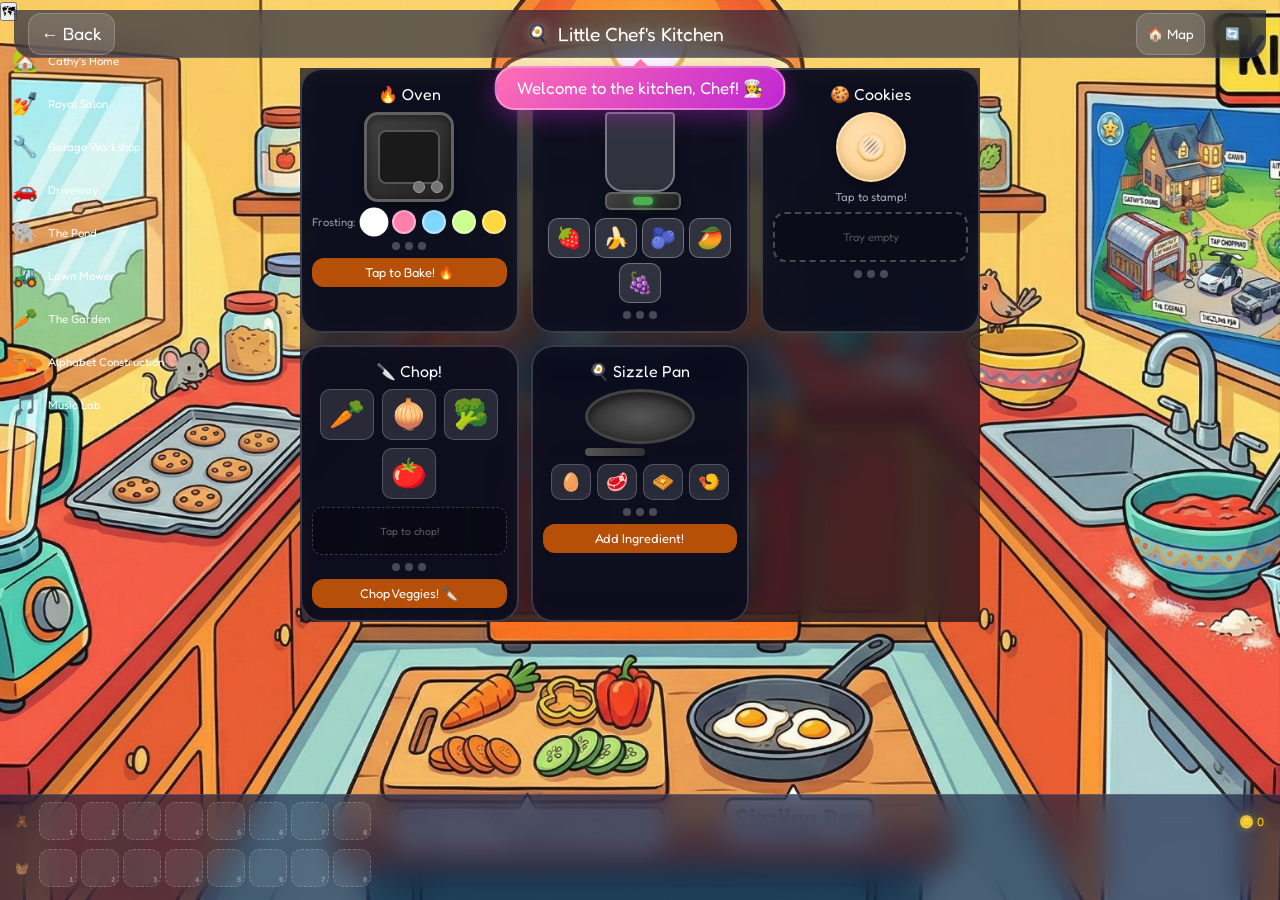
<file: rooms/kitchen/index.html>
<!DOCTYPE html>
<html lang="en">
<head>
<meta charset="UTF-8">
<meta name="viewport" content="width=device-width, initial-scale=1.0, user-scalable=no">
<meta name="apple-mobile-web-app-capable" content="yes">
<title>Little Chef's Kitchen — Cathy's Neighborhood</title>
<link rel="preconnect" href="https://fonts.googleapis.com">
<link href="https://fonts.googleapis.com/css2?family=Nunito:wght@400;700;800;900&family=Fredoka+One&display=swap" rel="stylesheet">
<link rel="stylesheet" href="../../shared/room-shell.css">
<style>
/* ── KITCHEN THEME ── */
body {
  background: none;
  background-color: #1a1a2e;
  position: relative;
}
#stage-overlay {
  position: fixed; inset: 0; z-index: 0;
  background: rgba(0,0,0,0.40);
  pointer-events: none;
}

/* ── KITCHEN SCENE ── */
#stage { display:flex; flex-direction:column; align-items:center; padding:10px 12px 6px; gap:10px; }

/* Section label */
.section-label {
  font-family: var(--font-title);
  font-size: clamp(.85rem,2.5vw,1.05rem);
  color: rgba(255,255,255,.8);
  text-align: center;
  letter-spacing: .04em;
  margin-bottom: -4px;
}

/* ── STATIONS GRID ── */
.stations {
  display: grid;
  grid-template-columns: 1fr 1fr 1fr;
  gap: 12px;
  width: 100%;
  max-width: 680px;
}

/* ── STATION CARD ── */
.station {
  background: rgba(0,0,0,.22);
  border-radius: 22px;
  border: 2px solid rgba(255,255,255,.18);
  padding: 14px 10px 12px;
  display: flex;
  flex-direction: column;
  align-items: center;
  gap: 8px;
  position: relative;
  min-height: 180px;
}
.station-name {
  font-family: var(--font-title);
  font-size: clamp(.8rem,2.2vw,1rem);
  color: #fff;
  text-align: center;
}

/* ══════════════════════════════════════
   OVEN STATION
══════════════════════════════════════ */
.oven-body {
  width: 90px; height: 90px;
  background: linear-gradient(145deg,#424242,#212121);
  border-radius: 14px;
  border: 3px solid #616161;
  position: relative;
  cursor: pointer;
  display: flex; align-items: center; justify-content: center;
  box-shadow: inset 0 2px 8px rgba(0,0,0,.5), 0 4px 12px rgba(0,0,0,.4);
  transition: border-color .3s;
  overflow: hidden;
}
.oven-body.heating { border-color: #ff6d00; }
.oven-window {
  width: 62px; height: 54px;
  background: #1a1a1a;
  border-radius: 8px;
  border: 2px solid #555;
  display: flex; align-items: flex-end; justify-content: center;
  overflow: hidden;
  position: relative;
}
.oven-glow {
  position: absolute; inset: 0;
  background: radial-gradient(ellipse at center, rgba(255,100,0,.0) 0%, transparent 70%);
  transition: background 1s ease;
  pointer-events: none;
}
.oven-body.heating .oven-glow {
  background: radial-gradient(ellipse at center, rgba(255,140,0,.35) 0%, transparent 70%);
}

/* Cake inside oven */
.cake-in-oven {
  width: 50px;
  height: 0;
  background: linear-gradient(180deg,#ffe0b2,#ffcc80);
  border-radius: 6px 6px 4px 4px;
  transition: height 1.2s cubic-bezier(.34,1.2,.64,1);
  position: relative;
  overflow: hidden;
}
.cake-in-oven.baking { height: 34px; }
.cake-in-oven.done   { height: 38px; background: linear-gradient(180deg,#c8860a,#a0522d); }
.cake-frosting {
  position: absolute; top: -6px; left: 0; right: 0;
  height: 10px;
  background: var(--frosting-color, #fff);
  border-radius: 50% 50% 0 0;
  opacity: 0;
  transition: opacity .4s;
}
.cake-in-oven.done .cake-frosting { opacity: 1; }

/* Oven knobs */
.oven-knobs {
  display: flex; gap: 6px; position: absolute; bottom: 6px; right: 8px;
}
.knob {
  width: 12px; height: 12px;
  border-radius: 50%;
  background: #757575;
  border: 1px solid #9e9e9e;
  cursor: pointer;
  transition: background .2s;
}
.knob.on { background: #ff6d00; box-shadow: 0 0 6px #ff6d00; }

/* Heat shimmer lines */
.heat-lines {
  position: absolute; top: -20px; left: 50%;
  transform: translateX(-50%);
  display: flex; gap: 4px;
  pointer-events: none;
  opacity: 0;
  transition: opacity .5s;
}
.oven-body.heating .heat-lines { opacity: 1; }
.heat-line {
  width: 3px; height: 18px;
  background: linear-gradient(180deg, transparent, rgba(255,200,0,.7));
  border-radius: 2px;
  animation: heatWiggle 1s ease-in-out infinite alternate;
}
.heat-line:nth-child(2) { animation-delay: .2s; height: 14px; }
.heat-line:nth-child(3) { animation-delay: .4s; height: 20px; }
@keyframes heatWiggle {
  from { transform: scaleX(1) translateY(0); }
  to   { transform: scaleX(1.4) translateY(-4px); }
}

/* Oven btn */
.oven-btn {
  font-family: var(--font-title);
  font-size: .8rem; color: #fff;
  background: rgba(255,109,0,.7);
  border: none; border-radius: 12px;
  padding: 7px 14px; cursor: pointer;
  transition: all .2s; width: 100%;
}
.oven-btn:active { transform: scale(.95); }
.oven-btn:disabled { opacity: .5; cursor: not-allowed; }

/* ══════════════════════════════════════
   BLENDER STATION
══════════════════════════════════════ */
.blender-body {
  width: 70px;
  position: relative;
  cursor: pointer;
  filter: drop-shadow(0 4px 8px rgba(0,0,0,.4));
}
/* Jug shape via clip-path */
.blender-jug {
  width: 70px; height: 80px;
  background: rgba(255,255,255,.15);
  border: 2px solid rgba(255,255,255,.35);
  border-radius: 4px 4px 18px 18px;
  position: relative;
  overflow: hidden;
  backdrop-filter: blur(4px);
}
.blender-liquid {
  position: absolute;
  bottom: 0; left: 0; right: 0;
  height: 0;
  background: #fff;
  transition: height .6s ease, background .4s ease;
  border-radius: 0 0 16px 16px;
}
.blender-jug.blending .blender-liquid {
  animation: blendShake .08s ease-in-out infinite alternate;
}
@keyframes blendShake {
  from { transform: translateX(-2px) skewX(-1deg); }
  to   { transform: translateX(2px) skewX(1deg); }
}
.blender-base {
  width: 76px; height: 18px;
  background: linear-gradient(145deg,#424242,#212121);
  border-radius: 6px;
  margin: 0 auto;
  border: 2px solid #616161;
  display: flex; align-items: center; justify-content: center;
}
.blend-btn-indicator {
  width: 20px; height: 8px;
  background: #4caf50;
  border-radius: 4px;
  box-shadow: 0 0 8px #4caf50;
  transition: background .3s;
}
.blender-base.running .blend-btn-indicator {
  background: #ff6d00;
  box-shadow: 0 0 8px #ff6d00;
  animation: blinkBtn .4s ease-in-out infinite alternate;
}
@keyframes blinkBtn { to { opacity: .5; } }

/* Ingredient pills */
.ingredients {
  display: flex; gap: 5px; flex-wrap: wrap; justify-content: center;
}
.ingredient {
  font-size: 1.3rem;
  background: rgba(255,255,255,.15);
  border: 1.5px solid rgba(255,255,255,.3);
  border-radius: 10px;
  padding: 5px 7px;
  cursor: pointer;
  transition: transform .15s, background .2s;
  user-select: none;
  position: relative;
}
.ingredient:active { transform: scale(.88); }
.ingredient.added  { opacity: .4; pointer-events: none; }
.ingredient-count {
  position: absolute; top: -4px; right: -4px;
  background: var(--gold);
  color: #1a1a1a;
  font-size: .55rem; font-weight: 900;
  width: 14px; height: 14px;
  border-radius: 50%;
  display: flex; align-items: center; justify-content: center;
  font-family: var(--font-body);
}

/* ══════════════════════════════════════
   COOKIE STATION
══════════════════════════════════════ */
.dough-ball {
  width: 70px; height: 70px;
  background: radial-gradient(circle at 38% 35%, #ffe0b2, #ffcc80);
  border-radius: 50%;
  cursor: pointer;
  transition: transform .15s;
  box-shadow: 0 4px 12px rgba(0,0,0,.3), inset 0 -3px 8px rgba(0,0,0,.15);
  display: flex; align-items: center; justify-content: center;
  font-size: 1.6rem;
  border: 2px solid rgba(255,255,255,.2);
}
.dough-ball:active { transform: scale(.88) rotate(-8deg); }

.cookie-tray {
  width: 100%;
  background: rgba(0,0,0,.2);
  border-radius: 12px;
  border: 2px dashed rgba(255,255,255,.25);
  min-height: 50px;
  display: flex; align-items: center;
  justify-content: center; flex-wrap: wrap;
  gap: 6px; padding: 6px;
}
.cookie-tray[data-drop] { border-color: rgba(255,255,255,.25); }
.cookie-on-tray {
  font-size: 1.6rem;
  animation: bounceIn .35s cubic-bezier(.34,1.56,.64,1) both;
  cursor: pointer;
}
.cookie-on-tray:active { transform: scale(.8); }

/* ══════════════════════════════════════
   FROSTING COLOR PICKER
══════════════════════════════════════ */
.frosting-row {
  display: flex; gap: 6px; align-items: center; justify-content: center;
}
.frost-swatch {
  width: 24px; height: 24px;
  border-radius: 50%;
  cursor: pointer;
  border: 2.5px solid rgba(255,255,255,.4);
  transition: transform .15s, border-color .2s;
}
.frost-swatch:active { transform: scale(.85); }
.frost-swatch.selected { border-color: #fff; transform: scale(1.2); }

/* ══════════════════════════════════════
   RESULT ITEMS (baked goods ready to add)
══════════════════════════════════════ */
.results-row {
  display: flex; gap: 10px; flex-wrap: wrap;
  justify-content: center;
  padding: 6px 0;
  min-height: 60px;
  width: 100%;
  max-width: 680px;
}
.result-item {
  display: flex; flex-direction: column;
  align-items: center; gap: 4px;
  background: rgba(255,255,255,.15);
  border: 2px solid rgba(255,255,255,.3);
  border-radius: 16px;
  padding: 10px 14px;
  cursor: pointer;
  transition: transform .15s, background .2s;
  animation: bounceIn .4s cubic-bezier(.34,1.56,.64,1) both;
}
.result-item:active { transform: scale(.93); }
.result-item:hover  { background: rgba(255,255,255,.25); }
.result-emoji { font-size: 2rem; }
.result-label {
  font-family: var(--font-title);
  font-size: .72rem; color: #fff;
  text-align: center;
}
.result-hint {
  font-size: .62rem; color: rgba(255,255,255,.6);
  font-weight: 700;
}
.add-badge {
  background: var(--gold);
  color: #1a1a1a;
  font-family: var(--font-title);
  font-size: .65rem;
  padding: 2px 8px;
  border-radius: 10px;
  margin-top: 2px;
}

/* ══════════════════════════════════════
   PROGRESS / STEP INDICATORS
══════════════════════════════════════ */
.step-dots {
  display: flex; gap: 5px; justify-content: center;
}
.dot {
  width: 8px; height: 8px;
  border-radius: 50%;
  background: rgba(255,255,255,.25);
  transition: background .3s, transform .2s;
}
.dot.done { background: var(--gold); transform: scale(1.2); }

/* ══════════════════════════════════════
   KITCHEN-SPECIFIC ANIMATIONS
══════════════════════════════════════ */
@keyframes bounceIn {
  0%   { transform: scale(0) rotate(-10deg); opacity: 0; }
  60%  { transform: scale(1.15) rotate(3deg); opacity: 1; }
  100% { transform: scale(1) rotate(0); }
}
@keyframes spin {
  to { transform: rotate(360deg); }
}
@keyframes steamPuff {
  0%   { transform: translateY(0) scale(1); opacity: .7; }
  100% { transform: translateY(-30px) scale(1.8); opacity: 0; }
}

/* Steam puffs */
.steam {
  position: absolute; top: -30px; left: 50%;
  transform: translateX(-50%);
  pointer-events: none;
}
.steam-puff {
  display: inline-block;
  width: 8px; height: 8px;
  background: rgba(255,255,255,.6);
  border-radius: 50%;
  animation: steamPuff 1.2s ease-out infinite;
}
.steam-puff:nth-child(2) { animation-delay: .4s; margin-left: 8px; }
.steam-puff:nth-child(3) { animation-delay: .8s; margin-left: -4px; }

/* ── ILLUSTRATION BACKGROUND SUPPORT ── */

.workbench, .print-lab, .wash-station, .charger-station,
.mirror-frame, .mirror-wrap, .keyboard-wrap, .drum-grid,
.loop-grid, .garden-bed, .controls, .dashboard, .lawn-wrap,
.block-yard, .word-display, .food-shelf, .basket,
.palette, .tools, .nail-row, .sticker-tray,
.bpm-wrap, .tool-strip, .seed-row, .challenge-card,
.stations, .station {
  background: rgba(10, 12, 30, 0.72) !important;
  backdrop-filter: blur(10px) !important;
  -webkit-backdrop-filter: blur(10px) !important;
  border-color: rgba(255,255,255,0.18) !important;
}
.station {
  background: rgba(10, 12, 30, 0.75) !important;
}
.garden-bed {
  background: linear-gradient(180deg, rgba(60,30,15,0.85), rgba(40,20,8,0.9)) !important;
}
.broken-item {
  background: rgba(0,0,0,0.5) !important;
}
.car-wrap {
  background: linear-gradient(180deg, rgba(100,160,220,0.6), rgba(200,230,255,0.4)) !important;
}


/* ── CHOPPING BOARD ── */
.chop-ingred {
  font-size:clamp(1.4rem,4vw,1.8rem);
  background:rgba(255,255,255,.12);
  border:1.5px solid rgba(255,255,255,.2);
  border-radius:10px; padding:5px 8px;
  cursor:pointer; transition:transform .15s;
  touch-action:manipulation;
}
.chop-ingred:active { transform:scale(.8) rotate(-10deg); }
.chop-ingred.chopped { opacity:.4; pointer-events:none; text-decoration:line-through; }
.chopped-piece { font-size:1.1rem; animation:bounceIn .3s cubic-bezier(.34,1.56,.64,1); }

/* ── SIZZLE PAN ── */
.pan-wrap { position:relative; display:flex; flex-direction:column; align-items:center; cursor:pointer; }
.pan-body  { position:relative; }
.pan-surface {
  width:clamp(80px,22vw,110px); height:clamp(40px,11vw,55px);
  background:radial-gradient(ellipse,#555 0%,#333 70%,#222 100%);
  border-radius:50%; border:3px solid #444;
  position:relative; overflow:hidden;
  display:flex; align-items:center; justify-content:center;
  box-shadow:inset 0 4px 8px rgba(0,0,0,.5);
  transition:background .4s;
}
.pan-surface.heating { background:radial-gradient(ellipse,#b87333 0%,#8b4513 60%,#4a2000 100%); }
.pan-handle {
  width:clamp(40px,12vw,60px); height:8px;
  background:linear-gradient(90deg,#555,#333);
  border-radius:4px; margin-top:4px;
  box-shadow:0 2px 4px rgba(0,0,0,.4);
}
.pan-food { position:absolute; font-size:clamp(1rem,3vw,1.4rem); animation:sizzleMove 1.5s ease-in-out infinite alternate; }
@keyframes sizzleMove { from{transform:translate(-3px,-2px)} to{transform:translate(3px,2px)} }
.steam-wrap { position:absolute; top:-30px; left:50%; transform:translateX(-50%); pointer-events:none; }
.pan-steam-puff {
  display:inline-block; width:8px; height:8px;
  background:rgba(255,255,255,.5); border-radius:50%;
  animation:steamRise 1.5s ease-out infinite;
  margin:0 3px;
}
.pan-steam-puff:nth-child(2) { animation-delay:.5s; }
.pan-steam-puff:nth-child(3) { animation-delay:1s; }
@keyframes steamRise { 0%{transform:translateY(0) scale(1);opacity:.7} 100%{transform:translateY(-25px) scale(2);opacity:0} }
.pan-ingred-btn {
  font-size:1.1rem; padding:5px 8px;
  background:rgba(255,255,255,.12); border:1.5px solid rgba(255,255,255,.2);
  border-radius:10px; cursor:pointer; touch-action:manipulation;
  transition:all .15s;
}
.pan-ingred-btn.added { opacity:.35; pointer-events:none; }
.pan-ingred-btn:active { transform:scale(.85); }


/* ── FOG CANVAS ── */
#fogCanvas { cursor:crosshair; }
#fogCanvas.active { pointer-events:auto !important; }
.prog-dot {
  width:12px; height:12px; border-radius:50%;
  background:rgba(255,255,255,.2); border:2px solid rgba(255,255,255,.3);
  transition:background .3s, box-shadow .3s;
}
.prog-dot.done { background:#00e676; box-shadow:0 0 8px #00e676; }
@keyframes pulse { from{opacity:.5} to{opacity:1} }

/* ── HIDDEN JOHNNY ── */
.johnny-hide {
  position:fixed; z-index:50;
  cursor:pointer; touch-action:manipulation;
  -webkit-tap-highlight-color:transparent;
  opacity:0; /* starts invisible — fades in after 8s */
  transition:opacity 1s;
  animation:none;
}
.johnny-peek {
  font-size:clamp(1.2rem,4vw,1.8rem);
  display:block;
  animation:peekBob 2s ease-in-out infinite alternate;
  filter:drop-shadow(0 2px 4px rgba(0,0,0,.4));
}
@keyframes peekBob { from{transform:translateY(0) rotate(-5deg)} to{transform:translateY(-6px) rotate(5deg)} }
.johnny-pop {
  position:fixed; z-index:800;
  display:flex; flex-direction:column; align-items:center; gap:6px;
  pointer-events:none;
}
.johnny-emoji { font-size:clamp(3rem,12vw,5rem); animation:johnnyJump .6s cubic-bezier(.34,1.5,.64,1) forwards; }
@keyframes johnnyJump { from{transform:scale(0) rotate(-20deg)} to{transform:scale(1) rotate(0)} }
.johnny-shout { font-family:var(--font-title); font-size:1rem; color:var(--gold); text-shadow:0 2px 8px rgba(0,0,0,.6); white-space:nowrap; }
</style>
</head>
<body class="has-basket">
<div id="bg-layer" style="background-image:url('bg.png')"></div>

<!-- HUD -->
<div id="room-hud">
  <div class="hud-inner">
    <button id="back-btn" onclick="CN.Room.goBack()" title="Go back">← Back</button>
    <div class="hud-room-name">🍳 <span>Little Chef's Kitchen</span></div>
    <div class="hud-right">
      <button class="hud-btn" onclick="CN.Room.goHome()" title="Neighborhood map"
        style="font-size:.85rem;width:auto;padding:0 10px;font-family:var(--font-title)">🏠 Map</button>
      <button class="cn-btn cn-btn-sm"
        style="background:rgba(0,0,0,.25);font-size:.75rem;padding:7px 12px"
        onclick="resetKitchen()">🔄</button>
    </div>
  </div>
</div>

<div id="greeting"></div>

<!-- STAGE -->
<div id="stage">

  <!-- STATIONS -->
  <div class="stations">

    <!-- ── OVEN ── -->
    <div class="station" id="ovenStation">
      <div class="station-name">🔥 Oven</div>

      <div style="position:relative">
        <div class="heat-lines">
          <div class="heat-line"></div>
          <div class="heat-line"></div>
          <div class="heat-line"></div>
        </div>
        <div class="oven-body" id="ovenBody" onclick="ovenClick()">
          <div class="oven-glow"></div>
          <div class="oven-window">
            <div class="cake-in-oven" id="cakeInOven">
              <div class="cake-frosting" id="cakeFrosting"></div>
            </div>
          </div>
          <div class="oven-knobs">
            <div class="knob" id="knob1"></div>
            <div class="knob" id="knob2"></div>
          </div>
        </div>
      </div>

      <!-- Frosting color picker -->
      <div class="frosting-row" id="frostingRow">
        <span style="font-size:.7rem;color:rgba(255,255,255,.6);font-family:var(--font-title)">Frosting:</span>
        <div class="frost-swatch selected" style="background:#fff"      data-color="#fff"     onclick="pickFrost(this)"></div>
        <div class="frost-swatch"          style="background:#ff80ab"   data-color="#ff80ab"  onclick="pickFrost(this)"></div>
        <div class="frost-swatch"          style="background:#80d8ff"   data-color="#80d8ff"  onclick="pickFrost(this)"></div>
        <div class="frost-swatch"          style="background:#ccff90"   data-color="#ccff90"  onclick="pickFrost(this)"></div>
        <div class="frost-swatch"          style="background:#ffd740"   data-color="#ffd740"  onclick="pickFrost(this)"></div>
      </div>

      <div class="step-dots" id="ovenDots">
        <div class="dot" id="od1"></div>
        <div class="dot" id="od2"></div>
        <div class="dot" id="od3"></div>
      </div>

      <button class="oven-btn" id="ovenBtn" onclick="ovenClick()">Tap to Bake!</button>
    </div>

    <!-- ── BLENDER ── -->
    <div class="station" id="blenderStation">
      <div class="station-name">🥤 Blender</div>

      <div class="blender-body" onclick="blendClick()">
        <div class="blender-jug" id="blenderJug">
          <div class="blender-liquid" id="blenderLiquid"></div>
        </div>
        <div class="blender-base" id="blenderBase">
          <div class="blend-btn-indicator"></div>
        </div>
      </div>

      <!-- Ingredients -->
      <div class="ingredients" id="ingredientsList"></div>

      <div class="step-dots" id="blendDots">
        <div class="dot" id="bd1"></div>
        <div class="dot" id="bd2"></div>
        <div class="dot" id="bd3"></div>
      </div>
    </div>

    <!-- ── COOKIES ── -->
    <div class="station" id="cookieStation">
      <div class="station-name">🍪 Cookies</div>

      <div class="dough-ball" id="doughBall" onclick="stampCookie()">🫓</div>

      <div style="font-family:var(--font-title);font-size:.72rem;color:rgba(255,255,255,.65)">
        Tap to stamp!
      </div>

      <div class="cookie-tray" id="cookieTray" data-drop="cookieTray">
        <span style="font-family:var(--font-title);font-size:.7rem;color:rgba(255,255,255,.3)">
          Tray empty
        </span>
      </div>

      <div class="step-dots" id="cookieDots">
        <div class="dot" id="cd1"></div>
        <div class="dot" id="cd2"></div>
        <div class="dot" id="cd3"></div>
      </div>
    </div>


    <!-- ── CHOPPING BOARD ── -->
    <div class="station" id="chopStation">
      <div class="station-name">🔪 Chop!</div>
      <div style="position:relative;display:flex;align-items:center;justify-content:center;gap:8px;flex-wrap:wrap" id="chopIngreds"></div>
      <div style="background:rgba(0,0,0,.25);border-radius:10px;padding:8px;width:100%;min-height:48px;display:flex;align-items:center;justify-content:center;flex-wrap:wrap;gap:4px;border:1.5px dashed rgba(255,255,255,.2)" id="chopBoard">
        <span style="font-family:var(--font-title);font-size:.65rem;color:rgba(255,255,255,.35)">Tap to chop!</span>
      </div>
      <div class="step-dots" id="chopDots">
        <div class="dot" id="chd1"></div>
        <div class="dot" id="chd2"></div>
        <div class="dot" id="chd3"></div>
      </div>
      <button class="oven-btn" id="chopBtn" onclick="startChop()">Chop Veggies! 🔪</button>
    </div>

    <!-- ── SIZZLE PAN ── -->
    <div class="station" id="panStation">
      <div class="station-name">🍳 Sizzle Pan</div>
      <div class="pan-wrap" id="panWrap" onclick="tapPan(event)">
        <div class="pan-body">
          <div class="pan-surface" id="panSurface"></div>
          <div class="pan-handle"></div>
        </div>
        <div class="steam-wrap" id="panSteam"></div>
      </div>
      <div style="display:flex;gap:6px;justify-content:center;flex-wrap:wrap" id="panIngredsList"></div>
      <div class="step-dots" id="panDots">
        <div class="dot" id="pd1"></div>
        <div class="dot" id="pd2"></div>
        <div class="dot" id="pd3"></div>
      </div>
      <button class="oven-btn" id="panBtn" onclick="panAction()">Add Ingredient!</button>
    </div>

  </div><!-- /.stations -->

  <!-- READY ITEMS ROW -->
  <div class="section-label" id="resultsLabel" style="display:none">
    ✨ Ready! Tap to add to your Toybox 🎒
  </div>
  <div class="results-row" id="resultsRow"></div>

</div><!-- /#stage -->

<!-- Toybox Bar -->
<div id="toybox-bar-wrap">
  <div class="bar-row"><div class="tb-label">🧸</div><div id="toybox-bar"></div><div id="coin-display">🪙 0</div></div>
  <div class="bar-row"><div class="tb-label">🧺</div><div id="basket-bar"></div></div>
</div>

<!-- Celebration -->
<div id="celebrate">
  <div class="celebrate-card">
    <div class="celebrate-emoji" id="celEmoji">🎉</div>
    <div class="celebrate-title" id="celTitle">Yummy!</div>
    <div class="celebrate-msg"   id="celMsg">Great cooking!</div>
    <button class="cn-btn cn-btn-lg"
      style="background:linear-gradient(135deg,#ff6eb4,#c026d3)"
      onclick="hideCelebrate()">Keep Cooking! 🌟</button>
  </div>
</div>

<script src="https://cdn.jsdelivr.net/npm/gsap@3.12.5/dist/gsap.min.js">
/* ══════════════════════════════════════
   FOG CANVAS — Steam wipe mechanic
   startCooking → fog builds → player wipes → reveal
══════════════════════════════════════ */
const FOG = {
  ctx: null, canvas: null,
  panItems: [],    // items added to pan
  cooking: false,
};

const PAN_FOODS = [
  { id:'egg',    emoji:'🥚', cooked:'🍳', name:'Egg'     },
  { id:'meat',   emoji:'🥩', cooked:'🍖', name:'Steak'   },
  { id:'shrimp', emoji:'🦐', cooked:'🍤', name:'Shrimp'  },
  { id:'waffle', emoji:'🧇', cooked:'🥞', name:'Waffle'  },
  { id:'corn',   emoji:'🌽', cooked:'🍿', name:'Popcorn' },
  { id:'mush',   emoji:'🍄', cooked:'🍄', name:'Mushroom'},
];

function pvBuildIngreds(){
  const shelf = document.getElementById('panIngredShelf');
  if(!shelf) return;
  shelf.innerHTML = PAN_FOODS.map(f=>`
    <button class="cn-btn" style="font-size:1.5rem;padding:6px 10px;min-width:48px"
      id="pvbtn_${f.id}" onclick="pvAddFood('${f.id}')">${f.emoji}</button>`).join('');
}

function pvAddFood(id){
  if(FOG.cooking) return;
  if(FOG.panItems.length >= 3){ CN.Room.greet('Pan is full! Time to cook! 🍳'); return; }
  const food = PAN_FOODS.find(f=>f.id===id);
  if(!food) return;
  if(FOG.panItems.find(f=>f.id===id)){ CN.Room.greet('Already in the pan!'); return; }
  FOG.panItems.push(food);
  document.getElementById('pvbtn_'+id)?.classList.add('active');
  // Show on pan surface
  const surf = document.getElementById('pvSurface');
  surf.innerHTML = FOG.panItems.map(f=>`<span style="font-size:2rem">${f.emoji}</span>`).join('');
  CN.Audio.play('tap'); CN.FX.haptic('tap');
  CN.Room.greet(`${food.emoji} in the pan! Add more or cook!`);
}

function pvStartCook(){
  if(FOG.panItems.length===0){ CN.Room.greet('Add something to the pan first! 🥚'); return; }
  if(FOG.cooking) return;
  FOG.cooking = true;
  CN.Audio.play('sizzle'); CN.FX.haptic('drill');
  CN.Room.greet('Sizzling! 🔥 Wipe the steam away!');

  // Flame on
  const flame = document.getElementById('pvFlame');
  const steam = document.getElementById('pvSteam');
  if(flame) { flame.style.opacity='1'; if(window.gsap) gsap.to(flame,{opacity:.6+Math.random()*.4,duration:.3,yoyo:true,repeat:8}); }

  // Step dots
  document.getElementById('pvd1').classList.add('done');
  setTimeout(()=>document.getElementById('pvd2')?.classList.add('done'), 1200);

  // BUILD FOG after 1.5s
  setTimeout(()=>{
    buildFog();
    document.getElementById('pvd3')?.classList.add('done');
  }, 1500);

  // Auto-reveal after 12s if player hasn't wiped
  setTimeout(()=>{ if(FOG.cooking) pvReveal(); }, 12000);
}

function buildFog(){
  const canvas  = document.getElementById('fogCanvas');
  const wrap    = document.getElementById('panVisualWrap');
  if(!canvas||!wrap) return;
  FOG.canvas = canvas; 

  const W = wrap.offsetWidth  || 260;
  const H = wrap.offsetHeight || 186;
  canvas.width  = W;
  canvas.height = H;
  FOG.ctx = canvas.getContext('2d');

  // Fill with thick white steam fog
  FOG.ctx.fillStyle = 'rgba(220,235,255,0.92)';
  FOG.ctx.fillRect(0,0,W,H);

  // Steam texture swirls
  for(let i=0;i<30;i++){
    const x=Math.random()*W, y=Math.random()*H, r=20+Math.random()*30;
    const g=FOG.ctx.createRadialGradient(x,y,0,x,y,r);
    g.addColorStop(0,'rgba(255,255,255,.5)');
    g.addColorStop(1,'transparent');
    FOG.ctx.fillStyle=g;
    FOG.ctx.beginPath(); FOG.ctx.arc(x,y,r,0,Math.PI*2); FOG.ctx.fill();
  }

  // Show canvas + hint
  if(window.gsap) gsap.to(canvas,{opacity:1,duration:.6});
  else canvas.style.opacity='1';
  canvas.classList.add('active');
  const hint = document.getElementById('fogHint');
  if(hint) hint.style.display='block';

  // Steam puffs in steam div
  const steamEl = document.getElementById('pvSteam');
  if(steamEl){ steamEl.innerHTML='💨💨💨'; steamEl.style.opacity='1'; }

  // WIPE event
  canvas.addEventListener('pointermove', fogWipe);
  canvas.addEventListener('pointerdown', fogWipe);
}

function fogWipe(e){
  if(!FOG.ctx) return;
  const rect = FOG.canvas.getBoundingClientRect();
  const scaleX = FOG.canvas.width  / rect.width;
  const scaleY = FOG.canvas.height / rect.height;
  const x = (e.clientX - rect.left) * scaleX;
  const y = (e.clientY - rect.top)  * scaleY;

  FOG.ctx.globalCompositeOperation = 'destination-out';
  FOG.ctx.beginPath();
  FOG.ctx.arc(x, y, 38, 0, Math.PI*2);
  FOG.ctx.fill();
  FOG.ctx.globalCompositeOperation = 'source-over';

  CN.FX.haptic('tap');

  // Check how much fog is left
  const data = FOG.ctx.getImageData(0,0,FOG.canvas.width,FOG.canvas.height).data;
  let fogPixels=0;
  for(let i=3;i<data.length;i+=16) if(data[i]>30) fogPixels++;
  const fogPct = fogPixels / (data.length/64);

  if(fogPct < 0.25 && FOG.cooking) pvReveal();
}

function pvReveal(){
  FOG.cooking = false;
  FOG.canvas?.removeEventListener('pointermove', fogWipe);
  FOG.canvas?.removeEventListener('pointerdown', fogWipe);

  // Fade out fog canvas
  if(window.gsap && FOG.canvas) gsap.to(FOG.canvas,{opacity:0,duration:.5});
  else if(FOG.canvas) FOG.canvas.style.opacity='0';

  // Show cooked items with pop
  const surf = document.getElementById('pvSurface');
  surf.innerHTML = FOG.panItems.map(f=>`<span style="font-size:2.2rem">${f.cooked}</span>`).join('');
  if(window.gsap) gsap.from('#pvSurface span',{scale:0,stagger:.12,duration:.4,ease:'back.out(3)'});

  // Steam gone, flame off
  const steamEl=document.getElementById('pvSteam');
  const flame  =document.getElementById('pvFlame');
  if(steamEl) steamEl.style.opacity='0';
  if(flame)   flame.style.opacity='0';
  if(document.getElementById('fogHint')) document.getElementById('fogHint').style.display='none';

  CN.Audio.play('success'); CN.FX.haptic('success');
  CN.Room.greet('🎉 Delicious! Tap the pan to collect!');

  // Make pan tappable to collect
  const wrap = document.getElementById('panVisualWrap');
  if(wrap){
    wrap.style.cursor='pointer';
    wrap.onclick = pvCollect;
  }
}

function pvCollect(){
  if(FOG.panItems.length===0) return;
  FOG.panItems.forEach(item=>{
    addReadyItem({type:'cooked_'+item.id, emoji:item.cooked, name:'Cooked '+item.name, data:{raw:item.emoji}});
  });
  // Reset
  FOG.panItems=[];
  document.getElementById('pvSurface').innerHTML='';
  document.getElementById('pvSteam').innerHTML='';
  ['pvd1','pvd2','pvd3'].forEach(id=>document.getElementById(id)?.classList.remove('done'));
  if(FOG.ctx){ FOG.ctx.clearRect(0,0,FOG.canvas.width,FOG.canvas.height); FOG.canvas.style.opacity='0'; }
  if(FOG.canvas) FOG.canvas.classList.remove('active');
  document.querySelectorAll('[id^="pvbtn_"]').forEach(b=>b.classList.remove('active'));
  const wrap=document.getElementById('panVisualWrap');
  if(wrap){ wrap.style.cursor=''; wrap.onclick=null; }
  CN.FX.haptic('success'); CN.Audio.play('collect');
  renderToyboxBar();
  CN.Room.greet('Yum! Food added to your basket! 🧺');
}

// Wire up when pan panel opens
const _origOpenPanel = typeof openPanel==='function' ? openPanel : null;

</script>
<script src="../../shared/cn-core.js"></script>
<script>
'use strict';
const ROOM_ID = 'kitchen';

/* ── KITCHEN STATE ── */
const K = {
  // Oven
  ovenState:    'idle',   // idle | heating | done
  frostColor:   '#fff',
  ovenTimer:    null,
  ovenProgress: 0,

  // Blender
  blendIngredients: [],
  blendState:   'idle',   // idle | filling | blending | done
  blendColor:   null,
  blendTimer:   null,

  // Cookies
  cookieCount:  0,
  maxCookies:   3,

  // Ready items
  readyItems:   [],
};

/* ── INGREDIENT DEFINITIONS ── */
const INGREDIENTS = [
  { id:'strawberry', emoji:'🍓', color:'#e91e63', label:'Berry'   },
  { id:'banana',     emoji:'🍌', color:'#fdd835', label:'Banana'  },
  { id:'blueberry',  emoji:'🫐', color:'#3f51b5', label:'Blue'    },
  { id:'mango',      emoji:'🥭', color:'#ff9800', label:'Mango'   },
  { id:'grape',      emoji:'🍇', color:'#9c27b0', label:'Grape'   },
];

/* ── INIT ── */
// Audio setup
function toggleAudio(){
  const muted = CN.Audio.toggle();
  document.getElementById('audioBtn').textContent = muted ? '🔇' : '🔊';
  if(!muted) { CN.Audio.bgStart('kitchen'); initHotspots(); }
  else CN.Audio.bgStop();
}
CN.Audio.unlockOnGesture();
// Restore mute icon
try{ if(localStorage.getItem('cn_muted')==='1') document.getElementById('audioBtn').textContent='🔇'; }catch(e){}

CN.Room.init(ROOM_ID, async (saved) => {
  if (saved) restoreState(saved);
  buildIngredients();
  renderOven();
  renderBlender();
  renderCookies();
  buildChopIngreds();
  buildPanIngreds();
  
  // GSAP button press feedback on all interactive elements
  document.querySelectorAll('.cn-btn,.pad,.tool-card,.car-btn,.seed,.garden-tool,.fix-tool,.tool-btn,.loop-btn,.voice-btn,.block,.key').forEach(el => {
    el.addEventListener('pointerdown', () => CN.Anim && CN.Anim.btnPress(el));
  });
  CN.Room.greet("Welcome to the kitchen, Chef! 👩‍🍳");
});

function restoreState(saved) {
  if (saved.cookieCount)    K.cookieCount    = saved.cookieCount;
  if (saved.frostColor)     K.frostColor     = saved.frostColor;
  if (saved.readyItems)     K.readyItems     = saved.readyItems;
}

/* ════════════════════════════════════════
   OVEN
════════════════════════════════════════ */
function ovenClick() {
  if (K.ovenState === 'idle') startBaking();
  else if (K.ovenState === 'done') collectCake();
}

function startBaking() {
  K.ovenState = 'heating';
  K.ovenProgress = 0;
  renderOven();
  CN.Room.greet("Baking... don't open the oven! 🔥");
  CN.Audio.play('sizzle');
  CN.FX.haptic('tap');

  // Animate cake rising over 4 seconds
  const cake = document.getElementById('cakeInOven');
  const body  = document.getElementById('ovenBody');
  const k1    = document.getElementById('knob1');
  const k2    = document.getElementById('knob2');
  body.classList.add('heating');
  k1.classList.add('on'); k2.classList.add('on');
  setTimeout(() => {
    cake.classList.add('baking');
    if(window.gsap) gsap.fromTo(cake, {scaleY:0,transformOrigin:'bottom'},{scaleY:1,duration:1.4,ease:'elastic.out(1,0.5)'});
  }, 100);

  // Progress dots
  document.getElementById('od1').classList.add('done');
  setTimeout(() => document.getElementById('od2').classList.add('done'), 1500);
  setTimeout(() => {
    document.getElementById('od3').classList.add('done');
    finishBaking();
  }, 3500);
}

function finishBaking() {
  K.ovenState = 'done';
  const cake  = document.getElementById('cakeInOven');
  const frost = document.getElementById('cakeFrosting');
  cake.classList.remove('baking');
  cake.classList.add('done');
  frost.style.background = K.frostColor;

  CN.Audio.play('ovenDing');
  CN.Room.greet("Ding! The cake is ready! Tap to take it out! 🎂");
  CN.FX.haptic('success');

  // Steam effect
  const body = document.getElementById('ovenBody');
  const steam = document.createElement('div');
  steam.className = 'steam';
  steam.innerHTML = '<div class="steam-puff"></div><div class="steam-puff"></div><div class="steam-puff"></div>';
  body.parentNode.insertBefore(steam, body);
  setTimeout(() => steam.remove(), 4000);

  renderOven();
}

function collectCake() {
  // Add to ready items
  addReadyItem({
    type:  'cake',
    emoji: '🎂',
    name:  'Birthday Cake',
    data:  { frostColor: K.frostColor },
  });

  // Reset oven
  K.ovenState = 'idle';
  const cake = document.getElementById('cakeInOven');
  const body = document.getElementById('ovenBody');
  const k1   = document.getElementById('knob1');
  const k2   = document.getElementById('knob2');
  cake.classList.remove('done','baking');
  body.classList.remove('heating');
  k1.classList.remove('on'); k2.classList.remove('on');
  ['od1','od2','od3'].forEach(id => document.getElementById(id).classList.remove('done'));
  renderOven();

  CN.FX.haptic('success');
  CN.Room.greet("Cake added to your toybox! 🎂🎒");
}

function pickFrost(el) {
  document.querySelectorAll('.frost-swatch').forEach(s => s.classList.remove('selected'));
  el.classList.add('selected');
  K.frostColor = el.dataset.color;
  document.getElementById('cakeFrosting').style.background = K.frostColor;
  saveKitchen();
}

function renderOven() {
  const btn = document.getElementById('ovenBtn');
  if (K.ovenState === 'idle')    { btn.textContent = 'Tap to Bake! 🔥'; btn.disabled = false; }
  if (K.ovenState === 'heating') { btn.textContent = 'Baking... 🫁';    btn.disabled = true;  }
  if (K.ovenState === 'done')    { btn.textContent = 'Take it out! 🎂'; btn.disabled = false; }
}

/* ════════════════════════════════════════
   BLENDER
════════════════════════════════════════ */
function buildIngredients() {
  const list = document.getElementById('ingredientsList');
  list.innerHTML = INGREDIENTS.map(ing => `
    <div class="ingredient" id="ing_${ing.id}" onclick="addIngredient('${ing.id}')"
         title="${ing.label}">
      ${ing.emoji}
    </div>
  `).join('');
}

function addIngredient(id) {
  if (K.blendState === 'blending' || K.blendState === 'done') return;
  if (K.blendIngredients.length >= 4) {
    CN.Room.greet("That's enough! Tap the blender to blend! 🥤");
    return;
  }

  const ing = INGREDIENTS.find(i => i.id === id);
  K.blendIngredients.push(ing);

  // Update liquid height and color mix
  const pct = (K.blendIngredients.length / 4) * 65;
  const color = mixColors(K.blendIngredients.map(i => i.color));
  document.getElementById('blenderLiquid').style.height = pct + '%';
  document.getElementById('blenderLiquid').style.background = color;
  K.blendColor = color;

  // Mark ingredient as added
  document.getElementById('ing_'+id).classList.add('added');

  // Dots
  const dots = ['bd1','bd2','bd3'];
  const idx = Math.min(K.blendIngredients.length - 1, 2);
  document.getElementById(dots[idx]).classList.add('done');

  K.blendState = 'filling';
  CN.Audio.play('bubbles');
  CN.FX.haptic('tap');
  CN.Room.greet(`Added ${ing.emoji}! ${4 - K.blendIngredients.length} more slots!`);
  saveKitchen();
}

function blendClick() {
  if (K.blendIngredients.length === 0) {
    CN.Room.greet("Add some fruit first! 🍓🍌🫐");
    return;
  }
  if (K.blendState === 'blending') return;
  if (K.blendState === 'done') {
    collectSmoothie(); return;
  }

  K.blendState = 'blending';
  const jug  = document.getElementById('blenderJug');
  const base = document.getElementById('blenderBase');
  const liq  = document.getElementById('blenderLiquid');

  jug.classList.add('blending');
  base.classList.add('running');
  liq.style.height = '80%';
  CN.FX.haptic('drill');
  CN.Room.greet("Blending! 🌀 Hold on!");

  setTimeout(() => {
    jug.classList.remove('blending');
    base.classList.remove('running');
    K.blendState = 'done';
    CN.Room.greet("Smoothie is ready! Tap to pour! 🥤✨");
    CN.FX.haptic('success');
  }, 2200);
}

function collectSmoothie() {
  addReadyItem({
    type:  'smoothie',
    emoji: '🥤',
    name:  'Fruit Smoothie',
    data:  { color: K.blendColor, ingredients: K.blendIngredients.map(i => i.emoji) },
  });

  // Reset blender
  K.blendIngredients = [];
  K.blendState = 'idle';
  K.blendColor = null;
  document.getElementById('blenderLiquid').style.height = '0';
  document.getElementById('blenderLiquid').style.background = '#fff';
  document.querySelectorAll('.ingredient').forEach(el => el.classList.remove('added'));
  ['bd1','bd2','bd3'].forEach(id => document.getElementById(id).classList.remove('done'));

  CN.FX.haptic('success');
  CN.Room.greet("Smoothie added to your toybox! 🥤🎒");
  saveKitchen();
}

/* Color mixing — blend hex colors */
function mixColors(hexArr) {
  if (!hexArr.length) return '#fff';
  let r=0, g=0, b=0;
  hexArr.forEach(h => {
    const c = hexToRgb(h);
    r += c.r; g += c.g; b += c.b;
  });
  const n = hexArr.length;
  return rgbToHex(Math.round(r/n), Math.round(g/n), Math.round(b/n));
}
function hexToRgb(hex) {
  const r = parseInt(hex.slice(1,3),16);
  const g = parseInt(hex.slice(3,5),16);
  const b = parseInt(hex.slice(5,7),16);
  return {r,g,b};
}
function rgbToHex(r,g,b) {
  return '#'+[r,g,b].map(v=>v.toString(16).padStart(2,'0')).join('');
}

/* ════════════════════════════════════════
   COOKIES
════════════════════════════════════════ */
function stampCookie() {
  if (K.cookieCount >= K.maxCookies) {
    CN.Room.greet("Tray is full! Add cookies to your toybox first! 🍪");
    return;
  }

  // Animate dough ball
  const ball = document.getElementById('doughBall');
  if(window.gsap){ gsap.timeline().to(ball,{scale:.75,duration:.12,ease:'power2.in'}).to(ball,{scale:1.15,duration:.2}).to(ball,{scale:1,duration:.25,ease:'back.out(2)'}); }
  ball.classList.add('anim-pop');
  setTimeout(() => ball.classList.remove('anim-pop'), 350);

  K.cookieCount++;

  // Add cookie to tray
  const tray = document.getElementById('cookieTray');
  if (K.cookieCount === 1) tray.innerHTML = ''; // clear placeholder text

  const cookie = document.createElement('div');
  cookie.className = 'cookie-on-tray';
  cookie.textContent = '🍪';
  cookie.title = 'Tap to add to toybox';
  cookie.onclick = () => collectOneCookie(cookie);
  tray.appendChild(cookie);
  if(window.gsap) gsap.fromTo(cookie,{scale:0,rotation:-30},{scale:1,rotation:0,duration:.45,ease:'back.out(2.5)'});

  // Dots
  const dots = ['cd1','cd2','cd3'];
  document.getElementById(dots[Math.min(K.cookieCount-1,2)]).classList.add('done');

  CN.Audio.play('chop');
  CN.FX.haptic('tap');
  CN.Room.greet(K.cookieCount >= K.maxCookies
    ? "Tray full! Tap cookies to collect! 🍪🍪🍪"
    : `Cookie ${K.cookieCount} stamped! ${K.maxCookies - K.cookieCount} more slots!`
  );
  saveKitchen();
}

function collectOneCookie(cookieEl) {
  cookieEl.remove();
  K.cookieCount--;

  if (K.cookieCount === 0) {
    document.getElementById('cookieTray').innerHTML =
      '<span style="font-family:var(--font-title);font-size:.7rem;color:rgba(255,255,255,.3)">Tray empty</span>';
    ['cd1','cd2','cd3'].forEach(id => document.getElementById(id).classList.remove('done'));
  }

  addReadyItem({ type:'cookie', emoji:'🍪', name:'Chocolate Cookie', data:{} });
  CN.FX.haptic('tap');
  CN.Room.greet("Cookie added to toybox! 🍪🎒");
  saveKitchen();
}

function renderCookies() {
  // restore rendered state from saved data (cookieCount handled in restoreState)
}

function renderBlender() {
  // Initial state render
}

/* ════════════════════════════════════════
   READY ITEMS — add to toybox
════════════════════════════════════════ */
function addReadyItem(item) {
  K.readyItems.push(item);

  const row   = document.getElementById('resultsRow');
  const label = document.getElementById('resultsLabel');
  label.style.display = 'block';

  const card = document.createElement('div');
  card.className = 'result-item';
  card.dataset.idx = K.readyItems.length - 1;
  card.innerHTML = `
    <div class="result-emoji">${item.emoji}</div>
    <div class="result-label">${item.name}</div>
    <div class="result-hint">tap to pack</div>
    <div class="add-badge">+ Toybox</div>
  `;
  card.onclick = () => sendToToybox(card, item);
  row.appendChild(card);
  if(window.gsap) gsap.fromTo(card,{scale:0,y:30,opacity:0},{scale:1,y:0,opacity:1,duration:.5,ease:'back.out(2)'});

  // Star burst from center
  (window.gsap ? CN.Anim.starBurst(window.innerWidth/2, window.innerHeight/2, 8) : CN.FX.stars(window.innerWidth/2, window.innerHeight/2, 8));
  showCelebrate(item.emoji, 'Nice work, Chef!', `${item.name} is ready!`);
  saveKitchen();
}

async function sendToToybox(card, item) {
  const slot = await CN.smartAdd({
    type:   item.type,
    emoji:  item.emoji,
    name:   item.name,
    origin: ROOM_ID,
    data:   item.data,
  });

  if (slot === -1) {
    CN.Room.greet("Toybox is full! Go use some things first! 🧸");
    return;
  }

  // Animate card flying to toybox slot
  const slotEl = document.getElementById('s' + slot);
  if (slotEl) {
    const sr = slotEl.getBoundingClientRect();
    const cr = card.getBoundingClientRect();
    const clone = card.cloneNode(true);
    clone.style.cssText = `
      position:fixed; z-index:9999; pointer-events:none;
      left:${cr.left}px; top:${cr.top}px;
      width:${cr.width}px; height:${cr.height}px;
      transition: all .45s cubic-bezier(.34,1.2,.64,1);
    `;
    document.body.appendChild(clone);
    requestAnimationFrame(() => {
      clone.style.left   = sr.left + 'px';
      clone.style.top    = sr.top  + 'px';
      clone.style.width  = sr.width + 'px';
      clone.style.height = sr.height + 'px';
      clone.style.opacity = '0';
      clone.style.transform = 'scale(.3)';
    });
    setTimeout(() => clone.remove(), 500);
  }

  card.remove();
  K.readyItems = K.readyItems.filter(i => i !== item);
  if (K.readyItems.length === 0) {
    document.getElementById('resultsLabel').style.display = 'none';
  }

  await CN.renderBothBars();
  CN.Audio.play('collect');
  CN.FX.haptic('success');
  CN.Room.greet(`${item.emoji} packed in slot ${slot+1}! 🎒`);
  saveKitchen();
}

/* ════════════════════════════════════════
   CELEBRATION
════════════════════════════════════════ */
function showCelebrate(emoji, title, msg) {
  document.getElementById('celEmoji').textContent = emoji;
  document.getElementById('celTitle').textContent = title;
  document.getElementById('celMsg').textContent   = msg;
  CN.Audio.play('celebrate');
  CN.addCoins(10).then(()=>CN.updateCoinDisplay());
  document.getElementById('celebrate').classList.add('show');
  if(window.gsap) CN.Anim.celebrateIn(document.querySelector('.celebrate-card'));
  (window.gsap ? CN.Anim.confettiBurst(window.innerWidth/2,window.innerHeight*.3,28) : CN.FX.confetti(28));
  setTimeout(hideCelebrate, 4200);
}
function hideCelebrate() {
  const overlay = document.getElementById('celebrate');
  const card    = document.querySelector('.celebrate-card');
  if(window.gsap && card) {
    CN.Anim.celebrateOut(card, overlay);
  } else {
    overlay.classList.remove('show');
  }
}

/* ════════════════════════════════════════
   RESET + SAVE
════════════════════════════════════════ */
function resetKitchen() {
  K.ovenState = 'idle'; K.blendIngredients = []; K.blendState = 'idle';
  K.cookieCount = 0; K.readyItems = []; K.frostColor = '#fff';

  document.getElementById('resultsRow').innerHTML   = '';
  document.getElementById('resultsLabel').style.display = 'none';
  document.getElementById('cookieTray').innerHTML   =
    '<span style="font-family:var(--font-title);font-size:.7rem;color:rgba(255,255,255,.3)">Tray empty</span>';
  document.getElementById('cakeInOven').className = 'cake-in-oven';
  document.getElementById('ovenBody').classList.remove('heating');
  document.getElementById('blenderLiquid').style.height = '0';
  document.querySelectorAll('.ingredient').forEach(el => el.classList.remove('added'));
  document.querySelectorAll('.dot').forEach(d => d.classList.remove('done'));
  document.querySelectorAll('.knob').forEach(k => k.classList.remove('on'));
  renderOven();
  CN.Room.greet("Kitchen reset! Let's start fresh! 👩‍🍳");
  saveKitchen();
}

async function saveKitchen() {
  await CN.Room.save(ROOM_ID, {
    cookieCount: K.cookieCount,
    frostColor:  K.frostColor,
  });
}

/* ═══════════════════════════════════════
   CHOPPING BOARD
═══════════════════════════════════════ */
const CHOP_VEGGIES = [
  {emoji:'🥕',name:'Carrot',result:'🥕✂'},
  {emoji:'🧅',name:'Onion', result:'🧅✂'},
  {emoji:'🥦',name:'Broccoli',result:'🥦✂'},
  {emoji:'🍅',name:'Tomato',result:'🍅✂'},
  {emoji:'🌽',name:'Corn',  result:'🌽✂'},
];
let CK = { chopped:[], chopIdx:0 };

function buildChopIngreds(){
  const wrap = document.getElementById('chopIngreds');
  wrap.innerHTML = '';
  CHOP_VEGGIES.slice(0,4).forEach((v,i)=>{
    const el=document.createElement('div');
    el.className='chop-ingred';
    el.textContent=v.emoji;
    el.title=v.name;
    el.addEventListener('pointerdown',()=>chopVeg(el,v));
    wrap.appendChild(el);
  });
}

function chopVeg(el, veg){
  if(el.classList.contains('chopped')) return;
  el.classList.add('chopped');
  CN.Audio.play('chop'); CN.FX.haptic('tap');
  if(window.gsap) gsap.fromTo(el,{rotation:-15,scale:1.2},{rotation:0,scale:1,duration:.3,ease:'back.out(2)'});

  const board = document.getElementById('chopBoard');
  if(CK.chopped.length===0) board.innerHTML='';
  CK.chopped.push(veg);

  // Show chopped result on board
  const piece=document.createElement('span');
  piece.className='chopped-piece'; piece.textContent=veg.emoji+'🔪';
  board.appendChild(piece);

  // Update dots
  const dots=['chd1','chd2','chd3'];
  if(CK.chopped.length-1 < 3) document.getElementById(dots[CK.chopped.length-1]).classList.add('done');

  CN.Room.greet(`${veg.name} chopped! ${4-CK.chopped.length} more!`);

  if(CK.chopped.length>=3){
    setTimeout(()=>{
      addReadyItem({type:'salad',emoji:'🥗',name:'Veggie Mix',data:{veggies:CK.chopped.map(v=>v.emoji)}});
      CK.chopped=[];
      board.innerHTML='<span style="font-family:var(--font-title);font-size:.65rem;color:rgba(255,255,255,.35)">Tap to chop!</span>';
      document.querySelectorAll('.chop-ingred').forEach(e=>e.classList.remove('chopped'));
      ['chd1','chd2','chd3'].forEach(id=>document.getElementById(id).classList.remove('done'));
    },600);
  }
}

function startChop(){ buildChopIngreds(); CN.Room.greet('Tap the veggies to chop them! 🔪'); }

/* ═══════════════════════════════════════
   SIZZLE PAN
═══════════════════════════════════════ */
const PAN_ITEMS = [
  {emoji:'🥚',name:'Egg',    cooked:'🍳'},
  {emoji:'🥩',name:'Meat',   cooked:'🥩🔥'},
  {emoji:'🧇',name:'Waffle', cooked:'🧇'},
  {emoji:'🍤',name:'Shrimp', cooked:'🦐🔥'},
];
let PK = { items:[], cooking:false, cookTimer:null, heatOn:false };

function buildPanIngreds(){
  const wrap=document.getElementById('panIngredsList');
  wrap.innerHTML='';
  PAN_ITEMS.forEach(it=>{
    const el=document.createElement('div');
    el.className='pan-ingred-btn';
    el.textContent=it.emoji;
    el.title='Add '+it.name;
    el.addEventListener('pointerdown',()=>addToPan(el,it));
    wrap.appendChild(el);
  });
}

function addToPan(el,item){
  if(PK.cooking||PK.items.length>=2){ CN.Room.greet('Pan is full! Tap to cook! 🍳'); return; }
  el.classList.add('added');
  PK.items.push(item);
  CN.Audio.play('tap'); CN.FX.haptic('tap');
  // Place food on pan surface
  const surf=document.getElementById('panSurface');
  surf.classList.add('heating');
  const food=document.createElement('div');
  food.className='pan-food'; food.textContent=item.emoji;
  food.style.left=(20+Math.random()*40)+'%';
  food.style.top=(15+Math.random()*35)+'%';
  surf.appendChild(food);
  CN.Room.greet(`${item.name} in the pan! Tap the pan to cook! 🍳`);
  document.getElementById('panBtn').textContent='🔥 Cook it!';
}

function tapPan(e){
  if(PK.items.length===0){ CN.Room.greet('Add an ingredient first! 🥚'); return; }
  if(PK.cooking){ CN.Room.greet('Sizzling... wait for it! 🔥'); return; }
  startCooking();
}

function startCooking(){
  PK.cooking=true;
  CN.Audio.play('sizzle'); CN.FX.haptic('drill');
  CN.Room.greet('Sizzle sizzle! 🔥 Watch it cook!');

  // Add steam
  const steam=document.getElementById('panSteam');
  steam.innerHTML='<div class="pan-steam-puff"></div><div class="pan-steam-puff"></div><div class="pan-steam-puff"></div>';

  // Update dots
  document.getElementById('pd1').classList.add('done');
  setTimeout(()=>document.getElementById('pd2').classList.add('done'),1200);

  PK.cookTimer=setTimeout(()=>{
    document.getElementById('pd3').classList.add('done');
    finishCooking();
  },2800);
}

function finishCooking(){
  PK.cooking=false;
  CN.Audio.play('success'); CN.FX.haptic('success');
  CN.Room.greet('Done! Delicious! 🍳✨');
  document.getElementById('panSteam').innerHTML='';

  // Show cooked items
  const surf=document.getElementById('panSurface');
  surf.querySelectorAll('.pan-food').forEach((el,i)=>{
    el.textContent=PK.items[i]?.cooked||'🍽️';
    if(window.gsap) gsap.fromTo(el,{scale:0},{scale:1,duration:.4,ease:'back.out(2.5)'});
  });

  setTimeout(()=>{
    PK.items.forEach(item=>{
      addReadyItem({type:'cooked_'+item.name.toLowerCase(),emoji:item.cooked,name:'Cooked '+item.name,data:{}});
    });
    // Reset pan
    PK.items=[];
    document.getElementById('panSurface').innerHTML='';
    document.getElementById('panSurface').classList.remove('heating');
    document.getElementById('panBtn').textContent='Add Ingredient!';
    document.querySelectorAll('.pan-ingred-btn').forEach(el=>el.classList.remove('added'));
    ['pd1','pd2','pd3'].forEach(id=>document.getElementById(id).classList.remove('done'));
  },1200);
}

function panAction(){
  if(PK.items.length===0) CN.Room.greet('Tap an ingredient above to add it! 🥚');
  else tapPan({});
}

/* ── HOTSPOT SYSTEM ── */
const KITCHEN_HS = [{"id": "oven", "emoji": "🔥", "label": "Oven", "cx": 52, "cy": 52, "rx": 14, "ry": 16}, {"id": "blender", "emoji": "🥤", "label": "Blender", "cx": 14, "cy": 52, "rx": 10, "ry": 14}, {"id": "cookies", "emoji": "🍪", "label": "Cookie Tray", "cx": 23, "cy": 55, "rx": 9, "ry": 12}, {"id": "chop", "emoji": "🔪", "label": "Chop Board", "cx": 38, "cy": 78, "rx": 13, "ry": 13}, {"id": "pan", "emoji": "🍳", "label": "Sizzle Pan", "cx": 62, "cy": 78, "rx": 11, "ry": 12}, {"id": "sink", "emoji": "🚰", "label": "Sink", "cx": 83, "cy": 52, "rx": 10, "ry": 14}];

function initHotspots(){
  CN.Hotspots.init('kitchen', KITCHEN_HS, openPanel);
  setTimeout(moveStationsIntoPanels, 200);
}

function openPanel(id){
  closeAllPanels();
  const panel = document.getElementById('kpanel_'+id);
  if(!panel){ CN.Room.greet('Coming soon! 🚧'); return; }
  panel.classList.add('open');
  CN.Hotspots.highlight(id);
  // Scroll panel to top
  panel.scrollTop=0;
  CN.FX.haptic('tap');
  if(window.gsap) gsap.fromTo(panel,{y:'100%'},{y:'0%',duration:.35,ease:'back.out(1.4)'});
}

function closeAllPanels(){
  document.querySelectorAll('.room-panel').forEach(p=>{
    if(p.classList.contains('open')){
      p.classList.remove('open');
      document.querySelectorAll('.hs-zone').forEach(z=>z.classList.remove('hs-active'));
    }
  });
}

</script>

<!-- ══ ACTIVITY PANELS ══ -->

<div class="room-panel" id="kpanel_oven">
  <div class="room-panel-hud">
    <button class="panel-close-btn" onclick="closeAllPanels()">✕</button>
    <div class="panel-title">🔥 Oven</div>
    <div id="coin-display-poven" style="font-family:var(--font-title);font-size:.85rem;color:var(--gold);padding:4px 10px;background:rgba(0,0,0,.3);border-radius:10px">🪙 0</div>
  </div>
  <div class="panel-body" id="pbody_oven">
    <!-- Content injected from existing station #ovenStation -->
  </div>
</div>

<div class="room-panel" id="kpanel_blender">
  <div class="room-panel-hud">
    <button class="panel-close-btn" onclick="closeAllPanels()">✕</button>
    <div class="panel-title">🥤 Blender</div>
    <div id="coin-display-pblender" style="font-family:var(--font-title);font-size:.85rem;color:var(--gold);padding:4px 10px;background:rgba(0,0,0,.3);border-radius:10px">🪙 0</div>
  </div>
  <div class="panel-body" id="pbody_blender">
    <!-- Content injected from existing station #blenderStation -->
  </div>
</div>

<div class="room-panel" id="kpanel_cookies">
  <div class="room-panel-hud">
    <button class="panel-close-btn" onclick="closeAllPanels()">✕</button>
    <div class="panel-title">🍪 Cookie Tray</div>
    <div id="coin-display-pcookies" style="font-family:var(--font-title);font-size:.85rem;color:var(--gold);padding:4px 10px;background:rgba(0,0,0,.3);border-radius:10px">🪙 0</div>
  </div>
  <div class="panel-body" id="pbody_cookies">
    <!-- Content injected from existing station #cookieStation -->
  </div>
</div>

<div class="room-panel" id="kpanel_chop">
  <div class="room-panel-hud">
    <button class="panel-close-btn" onclick="closeAllPanels()">✕</button>
    <div class="panel-title">🔪 Chop Board</div>
    <div id="coin-display-pchop" style="font-family:var(--font-title);font-size:.85rem;color:var(--gold);padding:4px 10px;background:rgba(0,0,0,.3);border-radius:10px">🪙 0</div>
  </div>
  <div class="panel-body" id="pbody_chop">
    <!-- Content injected from existing station #chopStation -->
  </div>
</div>

<div class="room-panel" id="kpanel_pan">
  <div class="room-panel-hud">
    <button class="panel-close-btn" onclick="closeAllPanels()">✕</button>
    <div class="panel-title">🍳 Sizzle Pan</div>
    <div id="coin-display-ppan" style="font-family:var(--font-title);font-size:.85rem;color:var(--gold);padding:4px 10px;background:rgba(0,0,0,.3);border-radius:10px">🪙 0</div>
  </div>
  <div class="panel-body" id="pbody_pan" style="position:relative;padding:0;overflow:hidden">
    <!-- Fog canvas overlays the pan when cooking -->
    <div id="fogWrap" style="position:relative;width:100%;display:flex;flex-direction:column;align-items:center;gap:10px;padding:10px;">
      <div style="position:relative;width:min(260px,72vw)">
        <canvas id="fogCanvas" style="position:absolute;inset:0;width:100%;height:100%;border-radius:16px;pointer-events:none;opacity:0;z-index:5;touch-action:none;"></canvas>
        <!-- Pan visual -->
        <div class="pan-visual-wrap" id="panVisualWrap" style="width:100%;aspect-ratio:1.4;background:linear-gradient(145deg,#444,#333);border-radius:16px;border:3px solid #555;display:flex;align-items:center;justify-content:center;position:relative;overflow:hidden;">
          <div id="pvSurface" style="display:flex;gap:8px;align-items:center;justify-content:center;font-size:2rem;z-index:2;position:relative;flex-wrap:wrap;padding:8px;min-height:60px;"></div>
          <div id="pvSteam" style="position:absolute;top:-10px;left:0;right:0;display:flex;justify-content:space-around;pointer-events:none;font-size:1.5rem;opacity:0;transition:opacity .5s;"></div>
          <div id="pvFlame" style="position:absolute;bottom:0;left:0;right:0;height:8px;background:linear-gradient(90deg,#ff6d00,#ffab00,#ff6d00);opacity:0;transition:opacity .3s;border-radius:0 0 13px 13px;"></div>
        </div>
      </div>
      <!-- Ingredient shelf -->
      <div id="panIngredShelf" style="display:flex;gap:6px;flex-wrap:wrap;justify-content:center;"></div>
      <!-- Step dots + cook btn -->
      <div style="display:flex;align-items:center;gap:12px;">
        <div style="display:flex;gap:6px;" id="pvDots">
          <div id="pvd1" class="prog-dot"></div>
          <div id="pvd2" class="prog-dot"></div>
          <div id="pvd3" class="prog-dot"></div>
        </div>
        <button id="pvCookBtn" class="cn-btn" onclick="pvStartCook()" style="font-size:.8rem;padding:8px 18px">🍳 Cook It!</button>
      </div>
      <!-- Fog instruction (shows when foggy) -->
      <div id="fogHint" style="display:none;font-family:var(--font-title);font-size:.75rem;color:rgba(255,255,255,.7);text-align:center;animation:pulse 1s ease-in-out infinite alternate">
        💨 Wipe the steam to see what's cooking!
      </div>
    </div>
  </div>
</div>

<div class="room-panel" id="kpanel_sink">
  <div class="room-panel-hud">
    <button class="panel-close-btn" onclick="closeAllPanels()">✕</button>
    <div class="panel-title">🚰 Sink</div>
    <div id="coin-display-psink" style="font-family:var(--font-title);font-size:.85rem;color:var(--gold);padding:4px 10px;background:rgba(0,0,0,.3);border-radius:10px">🪙 0</div>
  </div>
  <div class="panel-body" id="pbody_sink">
    <!-- Content injected from existing station #sinkStation -->
  </div>
</div>


<!-- ══ HIDDEN JOHNNY ══ -->
<div id="johnnyHide" class="johnny-hide" style="left:4%;bottom:28%" onclick="findJohnny()" title="Who's hiding?">
  <span class="johnny-peek">👀</span>
</div>
<div id="johnnyPop" class="johnny-pop" style="display:none">
  <span class="johnny-emoji">👦</span>
  <div class="johnny-shout">Found me! 😄 (behind the cabinet)</div>
</div>

<script>
/* ══ HIDDEN JOHNNY ══ */
let _johnnyFound = false;
(function initJohnny(){
  // Fade in after 8s so player has time to explore first
  setTimeout(()=>{
    const el=document.getElementById('johnnyHide');
    if(el && !_johnnyFound) el.style.opacity='1';
  }, 8000);
})();

function findJohnny(){
  if(_johnnyFound) return;
  _johnnyFound = true;
  const hide=document.getElementById('johnnyHide');
  const pop =document.getElementById('johnnyPop');
  if(!hide||!pop) return;

  hide.style.opacity='0';
  hide.style.pointerEvents='none';

  // Position pop where hide was
  const rect=hide.getBoundingClientRect();
  pop.style.cssText=`position:fixed;left:${rect.left}px;top:${rect.top-40}px;z-index:800;display:flex;flex-direction:column;align-items:center;gap:6px;pointer-events:none;`;
  pop.style.display='flex';

  CN.Audio.play('celebrate'); CN.FX.haptic('success');
  CN.Coins.add(5,'found_johnny'); renderToyboxBar();
  CN.Room.greet("You found Johnny! 👦 +5 🪙 Golden coins!");

  // Burst stars from his position
  CN.FX.stars(rect.left+rect.width/2, rect.top, 12, ['⭐','🌟','💫','✨','🎉','👦']);

  if(window.gsap){
    gsap.timeline()
      .from(pop.querySelector('.johnny-emoji'),{scale:0,rotation:-20,duration:.5,ease:'back.out(3)'})
      .from(pop.querySelector('.johnny-shout'),{y:10,opacity:0,duration:.3},'-=.2')
      .to(pop,{y:-30,opacity:0,duration:.6,delay:2,ease:'power2.in',onComplete:()=>pop.style.display='none'});
  } else {
    setTimeout(()=>pop.style.display='none', 2500);
  }
}

</script>

<!-- Quick room nav -->
<button id="room-nav-btn" onclick="toggleRoomNav()" title="Switch Room">🗺</button>
<div id="room-nav-panel">
  <div style="font-family:'Fredoka One',cursive;font-size:.58rem;color:rgba(255,255,255,.4);text-align:center;padding:4px 0 2px;letter-spacing:.06em;text-transform:uppercase">Jump To Room</div>
  <button style="display:flex;align-items:center;gap:10px;padding:9px 12px;border-radius:13px;cursor:pointer;touch-action:manipulation;border:none;background:transparent;width:100%;text-align:left;color:#fff;font-family:'Fredoka One',cursive;font-size:.72rem;transition:background .12s" onmouseenter="this.style.background='rgba(255,255,255,.1)'" onmouseleave="this.style.background='transparent'" ontouchstart="this.style.background='rgba(255,255,255,.1)'" ontouchend="this.style.background='transparent'" onclick="roomNavTo('home')"><span style="font-size:1.3rem;flex-shrink:0">🏡</span> Cathy's Home</button>
  <button style="display:flex;align-items:center;gap:10px;padding:9px 12px;border-radius:13px;cursor:pointer;touch-action:manipulation;border:none;background:transparent;width:100%;text-align:left;color:#fff;font-family:'Fredoka One',cursive;font-size:.72rem;transition:background .12s" onmouseenter="this.style.background='rgba(255,255,255,.1)'" onmouseleave="this.style.background='transparent'" ontouchstart="this.style.background='rgba(255,255,255,.1)'" ontouchend="this.style.background='transparent'" onclick="roomNavTo('salon')"><span style="font-size:1.3rem;flex-shrink:0">💅</span> Royal Salon</button>
  <button style="display:flex;align-items:center;gap:10px;padding:9px 12px;border-radius:13px;cursor:pointer;touch-action:manipulation;border:none;background:transparent;width:100%;text-align:left;color:#fff;font-family:'Fredoka One',cursive;font-size:.72rem;transition:background .12s" onmouseenter="this.style.background='rgba(255,255,255,.1)'" onmouseleave="this.style.background='transparent'" ontouchstart="this.style.background='rgba(255,255,255,.1)'" ontouchend="this.style.background='transparent'" onclick="roomNavTo('garage')"><span style="font-size:1.3rem;flex-shrink:0">🔧</span> Garage Workshop</button>
  <button style="display:flex;align-items:center;gap:10px;padding:9px 12px;border-radius:13px;cursor:pointer;touch-action:manipulation;border:none;background:transparent;width:100%;text-align:left;color:#fff;font-family:'Fredoka One',cursive;font-size:.72rem;transition:background .12s" onmouseenter="this.style.background='rgba(255,255,255,.1)'" onmouseleave="this.style.background='transparent'" ontouchstart="this.style.background='rgba(255,255,255,.1)'" ontouchend="this.style.background='transparent'" onclick="roomNavTo('driveway')"><span style="font-size:1.3rem;flex-shrink:0">🚗</span> Driveway</button>
  <button style="display:flex;align-items:center;gap:10px;padding:9px 12px;border-radius:13px;cursor:pointer;touch-action:manipulation;border:none;background:transparent;width:100%;text-align:left;color:#fff;font-family:'Fredoka One',cursive;font-size:.72rem;transition:background .12s" onmouseenter="this.style.background='rgba(255,255,255,.1)'" onmouseleave="this.style.background='transparent'" ontouchstart="this.style.background='rgba(255,255,255,.1)'" ontouchend="this.style.background='transparent'" onclick="roomNavTo('pond')"><span style="font-size:1.3rem;flex-shrink:0">🐘</span> The Pond</button>
  <button style="display:flex;align-items:center;gap:10px;padding:9px 12px;border-radius:13px;cursor:pointer;touch-action:manipulation;border:none;background:transparent;width:100%;text-align:left;color:#fff;font-family:'Fredoka One',cursive;font-size:.72rem;transition:background .12s" onmouseenter="this.style.background='rgba(255,255,255,.1)'" onmouseleave="this.style.background='transparent'" ontouchstart="this.style.background='rgba(255,255,255,.1)'" ontouchend="this.style.background='transparent'" onclick="roomNavTo('mower')"><span style="font-size:1.3rem;flex-shrink:0">🚜</span> Lawn Mower</button>
  <button style="display:flex;align-items:center;gap:10px;padding:9px 12px;border-radius:13px;cursor:pointer;touch-action:manipulation;border:none;background:transparent;width:100%;text-align:left;color:#fff;font-family:'Fredoka One',cursive;font-size:.72rem;transition:background .12s" onmouseenter="this.style.background='rgba(255,255,255,.1)'" onmouseleave="this.style.background='transparent'" ontouchstart="this.style.background='rgba(255,255,255,.1)'" ontouchend="this.style.background='transparent'" onclick="roomNavTo('garden')"><span style="font-size:1.3rem;flex-shrink:0">🥕</span> The Garden</button>
  <button style="display:flex;align-items:center;gap:10px;padding:9px 12px;border-radius:13px;cursor:pointer;touch-action:manipulation;border:none;background:transparent;width:100%;text-align:left;color:#fff;font-family:'Fredoka One',cursive;font-size:.72rem;transition:background .12s" onmouseenter="this.style.background='rgba(255,255,255,.1)'" onmouseleave="this.style.background='transparent'" ontouchstart="this.style.background='rgba(255,255,255,.1)'" ontouchend="this.style.background='transparent'" onclick="roomNavTo('construction')"><span style="font-size:1.3rem;flex-shrink:0">🏗️</span> Alphabet Construction</button>
  <button style="display:flex;align-items:center;gap:10px;padding:9px 12px;border-radius:13px;cursor:pointer;touch-action:manipulation;border:none;background:transparent;width:100%;text-align:left;color:#fff;font-family:'Fredoka One',cursive;font-size:.72rem;transition:background .12s" onmouseenter="this.style.background='rgba(255,255,255,.1)'" onmouseleave="this.style.background='transparent'" ontouchstart="this.style.background='rgba(255,255,255,.1)'" ontouchend="this.style.background='transparent'" onclick="roomNavTo('music')"><span style="font-size:1.3rem;flex-shrink:0">🎵</span> Music Lab</button>
  <div style="height:1px;background:rgba(255,255,255,.08);margin:2px 6px"></div>
  <button style="display:flex;align-items:center;gap:10px;padding:9px 12px;border-radius:13px;cursor:pointer;touch-action:manipulation;border:none;background:transparent;width:100%;color:#fff;font-family:'Fredoka One',cursive;font-size:.72px;justify-content:center;transition:background .12s" onmouseenter="this.style.background='rgba(255,255,255,.1)'" onmouseleave="this.style.background='transparent'" onclick="CN.Room.goHome()">
    <span style="font-size:1.3rem">🗺️</span> Back to Map
  </button>
</div>
<script>
var _rnOpen=false;
function toggleRoomNav(){_rnOpen=!_rnOpen;var p=document.getElementById('room-nav-panel');p.style.display=_rnOpen?'flex':'none';document.getElementById('room-nav-btn').style.background=_rnOpen?'linear-gradient(135deg,#dc2626,#991b1b)':'linear-gradient(135deg,#7c3aed,#4c1d95)';}
function roomNavTo(id){_rnOpen=false;document.getElementById('room-nav-panel').style.display='none';window.location.href='../'+id+'/index.html';}
document.addEventListener('pointerdown',function(e){if(_rnOpen&&!e.target.closest('#room-nav-btn')&&!e.target.closest('#room-nav-panel')){_rnOpen=false;document.getElementById('room-nav-panel').style.display='none';}});
</script>
</body>
</html>
</file>
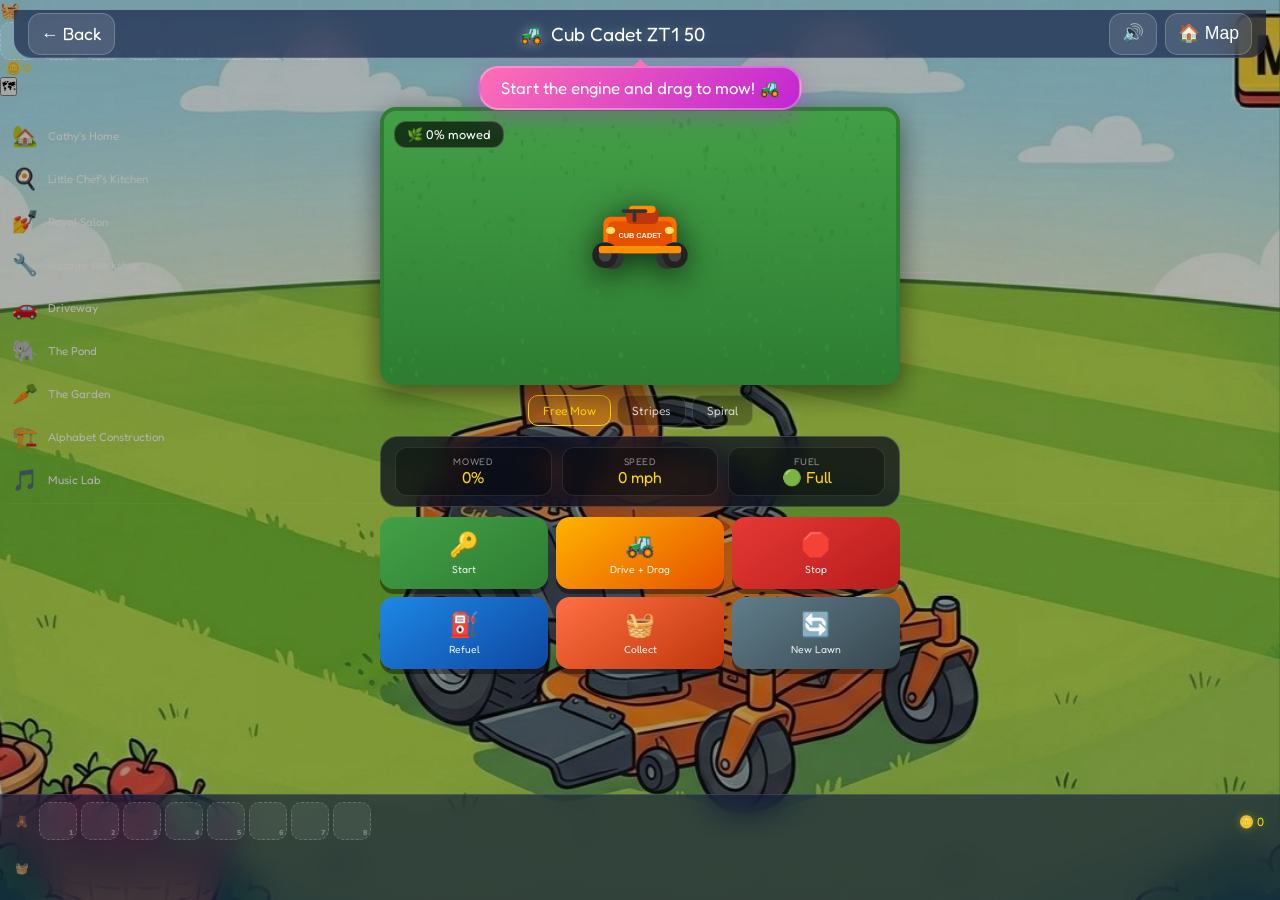
<file: rooms/mower/index.html>
<!DOCTYPE html>
<html lang="en">
<head>
<meta charset="UTF-8">
<meta name="viewport" content="width=device-width, initial-scale=1.0, user-scalable=no">
<meta name="apple-mobile-web-app-capable" content="yes">
<title>Cub Cadet ZT1 50 — Cathy's Neighborhood</title>
<link rel="preconnect" href="https://fonts.googleapis.com">
<link href="https://fonts.googleapis.com/css2?family=Nunito:wght@400;700;800;900&family=Fredoka+One&display=swap" rel="stylesheet">
<link rel="stylesheet" href="../../shared/room-shell.css">
<style>
body { background: none; background-color:#2e7d32; }
#stage-overlay { position:fixed;inset:0;z-index:0;background:rgba(0,0,0,0.3);pointer-events:none; }
#room-hud,#greeting,#toybox-bar-wrap,#celebrate { z-index:10; }
#stage { display:flex; flex-direction:column; align-items:center; padding:10px 12px 6px; gap:10px; }

.section-title { font-family:var(--font-title);font-size:clamp(.85rem,2.5vw,1rem);color:var(--gold);letter-spacing:.06em;text-transform:uppercase;text-align:center; }
.glass { background:rgba(10,12,30,.75);backdrop-filter:blur(10px);border-radius:18px;border:1.5px solid rgba(255,255,255,.18); }

/* ── LAWN CANVAS WRAPPER ── */
.lawn-outer {
  width:100%; max-width:520px;
  position:relative;
}
.lawn-wrap {
  width:100%;
  border-radius:16px; overflow:hidden;
  border:4px solid #2e7d32;
  box-shadow:0 8px 28px rgba(0,0,0,.5);
  position:relative;
  background:#388e3c;  /* fallback green while canvas loads */
  cursor:crosshair;
  touch-action:none;
}
#lawnCanvas {
  display:block; width:100%;
  /* height set by JS */
}

/* Mower SVG overlay - rides on the canvas */
#mowerEl {
  position:absolute;
  pointer-events:none;
  transform:translate(-50%,-65%);
  transition:none; /* GSAP handles movement */
  z-index:3;
  filter:drop-shadow(0 6px 16px rgba(0,0,0,.7));
  width:clamp(70px,20vw,110px);
}

/* Clippings badge */
.clippings-badge {
  position:absolute; top:10px; left:10px; z-index:4;
  background:rgba(0,0,0,.65); backdrop-filter:blur(6px);
  border:1px solid rgba(255,255,255,.2);
  border-radius:12px; padding:5px 12px;
  font-family:var(--font-title); font-size:.8rem; color:#fff;
  pointer-events:none;
}

/* ── DASHBOARD ── */
.dashboard {
  width:100%; max-width:520px;
  display:flex; gap:10px; align-items:center; padding:10px 14px;
}
.dash-gauge {
  flex:1; padding:8px 10px; text-align:center; border-radius:12px;
  background:rgba(0,0,0,.3); border:1px solid rgba(255,255,255,.1);
}
.gauge-label { font-family:var(--font-title);font-size:.6rem;color:rgba(255,255,255,.5);letter-spacing:.06em; }
.gauge-val   { font-family:var(--font-title);font-size:1rem;color:var(--gold); }

/* ── CONTROLS ── */
.controls {
  width:100%; max-width:520px;
  display:grid; grid-template-columns:repeat(3,1fr); gap:8px;
}
.ctrl-btn {
  border-radius:14px; border:none; cursor:pointer; padding:14px 8px;
  font-size:1.5rem; transition:all .1s;
  box-shadow:0 5px 0 rgba(0,0,0,.4);
  display:flex; flex-direction:column; align-items:center; gap:4px;
  touch-action:manipulation;
}
.ctrl-btn:active { transform:translateY(4px); box-shadow:0 1px 0 rgba(0,0,0,.4); }
.ctrl-label { font-family:var(--font-title);font-size:.65rem;color:rgba(255,255,255,.9); }
.btn-green  { background:linear-gradient(145deg,#43a047,#2e7d32);color:#fff; }
.btn-red    { background:linear-gradient(145deg,#e53935,#b71c1c);color:#fff; }
.btn-yellow { background:linear-gradient(145deg,#ffb300,#e65100);color:#fff; }
.btn-blue   { background:linear-gradient(145deg,#1e88e5,#0d47a1);color:#fff; }
.btn-gray   { background:linear-gradient(145deg,#607d8b,#37474f);color:#fff; }
.btn-orange { background:linear-gradient(145deg,#ff7043,#bf360c);color:#fff; }

/* Pattern row */
.pattern-row {
  display:flex; gap:6px; justify-content:center; flex-wrap:wrap;
  width:100%; max-width:520px;
}
.pattern-btn {
  font-family:var(--font-title); font-size:.75rem; color:rgba(255,255,255,.8);
  background:rgba(0,0,0,.3); border:1.5px solid rgba(255,255,255,.15);
  border-radius:10px; padding:7px 14px; cursor:pointer; transition:all .15s;
  touch-action:manipulation;
}
.pattern-btn.active { border-color:var(--gold);color:var(--gold);background:rgba(255,215,0,.1); }

/* Engine status */
.engine-status {
  display:flex; align-items:center; gap:8px;
  font-family:var(--font-title); font-size:.8rem; color:rgba(255,255,255,.7);
  background:rgba(0,0,0,.3); border-radius:12px; padding:6px 14px;
  border:1px solid rgba(255,255,255,.1);
}
.status-dot { width:10px;height:10px;border-radius:50%;background:#555; transition:background .3s; }
.status-dot.on { background:#00e676; box-shadow:0 0 8px #00e676; }
.status-dot.off { background:#f44336; }

/* touch-action on all interactive */
button,.ctrl-btn,.pattern-btn { touch-action:manipulation; -webkit-tap-highlight-color:transparent; }

/* ── HIDDEN JOHNNY ── */
.johnny-hide {
  position:fixed; z-index:50;
  cursor:pointer; touch-action:manipulation;
  -webkit-tap-highlight-color:transparent;
  opacity:0; /* starts invisible — fades in after 8s */
  transition:opacity 1s;
  animation:none;
}
.johnny-peek {
  font-size:clamp(1.2rem,4vw,1.8rem);
  display:block;
  animation:peekBob 2s ease-in-out infinite alternate;
  filter:drop-shadow(0 2px 4px rgba(0,0,0,.4));
}
@keyframes peekBob { from{transform:translateY(0) rotate(-5deg)} to{transform:translateY(-6px) rotate(5deg)} }
.johnny-pop {
  position:fixed; z-index:800;
  display:flex; flex-direction:column; align-items:center; gap:6px;
  pointer-events:none;
}
.johnny-emoji { font-size:clamp(3rem,12vw,5rem); animation:johnnyJump .6s cubic-bezier(.34,1.5,.64,1) forwards; }
@keyframes johnnyJump { from{transform:scale(0) rotate(-20deg)} to{transform:scale(1) rotate(0)} }
.johnny-shout { font-family:var(--font-title); font-size:1rem; color:var(--gold); text-shadow:0 2px 8px rgba(0,0,0,.6); white-space:nowrap; }
</style>
</head>
<body class="has-basket">
<div id="bg-layer" style="background-image:url('bg.png')"></div>
<div id="stage-overlay"></div>
<div id="room-hud">
  <div class="hud-inner">
    <button id="back-btn" onclick="CN.Room.goBack()">← Back</button>
    <div class="hud-room-name">🚜 <span>Cub Cadet ZT1 50</span></div>
    <div class="hud-right">
      <button class="hud-btn" id="audioBtn" onclick="toggleAudio()">🔊</button>
      <button class="hud-btn" onclick="CN.Room.goHome()">🏠 Map</button>
    </div>
  </div>
</div>
<div id="greeting"></div>

<div id="stage">

  <!-- STATUS -->
  <div class="engine-status">
    <div class="status-dot off" id="statusDot"></div>
    <span id="statusText">Engine OFF — tap Start! 🔑</span>
  </div>

  <!-- LAWN CANVAS -->
  <div class="lawn-outer">
    <div class="lawn-wrap" id="lawnWrap">
      <canvas id="lawnCanvas"></canvas>
      <!-- SVG Mower (no image dependency) -->
      <svg id="mowerEl" viewBox="0 0 120 80" xmlns="http://www.w3.org/2000/svg">
        <!-- Body -->
        <rect x="20" y="20" width="80" height="40" rx="8" fill="#ff6d00"/>
        <rect x="25" y="25" width="70" height="30" rx="6" fill="#e65100"/>
        <!-- Seat -->
        <rect x="45" y="10" width="35" height="18" rx="6" fill="#bf360c"/>
        <rect x="48" y="8" width="29" height="8" rx="4" fill="#ff8f00"/>
        <!-- Cub Cadet text -->
        <text x="60" y="43" text-anchor="middle" font-family="Arial" font-size="8" font-weight="bold" fill="white">CUB CADET</text>
        <!-- Steering bar -->
        <rect x="52" y="12" width="4" height="14" rx="2" fill="#333"/>
        <rect x="40" y="12" width="28" height="4" rx="2" fill="#333"/>
        <!-- Front wheels -->
        <circle cx="30" cy="65" r="12" fill="#333"/>
        <circle cx="30" cy="65" r="6" fill="#555"/>
        <circle cx="90" cy="65" r="12" fill="#333"/>
        <circle cx="90" cy="65" r="6" fill="#555"/>
        <!-- Rear wheels (bigger) -->
        <circle cx="22" cy="62" r="14" fill="#222"/>
        <circle cx="22" cy="62" r="7" fill="#444"/>
        <circle cx="98" cy="62" r="14" fill="#222"/>
        <circle cx="98" cy="62" r="7" fill="#444"/>
        <!-- Deck -->
        <rect x="15" y="52" width="90" height="8" rx="3" fill="#ff8f00"/>
        <!-- Headlights -->
        <ellipse cx="28" cy="35" rx="5" ry="4" fill="#fff176" opacity=".9"/>
        <ellipse cx="92" cy="35" rx="5" ry="4" fill="#fff176" opacity=".9"/>
      </svg>
      <div class="clippings-badge" id="badge">🌿 0% mowed</div>
    </div>
  </div>

  <!-- PATTERN + DASHBOARD -->
  <div class="pattern-row">
    <div class="pattern-btn active" onclick="setPattern('free',this)">Free Mow</div>
    <div class="pattern-btn" onclick="setPattern('stripes',this)">Stripes</div>
    <div class="pattern-btn" onclick="setPattern('spiral',this)">Spiral</div>
  </div>

  <div class="dashboard glass">
    <div class="dash-gauge"><div class="gauge-label">MOWED</div><div class="gauge-val" id="mowedPct">0%</div></div>
    <div class="dash-gauge"><div class="gauge-label">SPEED</div><div class="gauge-val" id="speedVal">0 mph</div></div>
    <div class="dash-gauge"><div class="gauge-label">FUEL</div><div class="gauge-val" id="fuelVal">🟢 Full</div></div>
  </div>

  <!-- CONTROLS -->
  <div class="controls">
    <button class="ctrl-btn btn-green"  onclick="startEngine()">🔑<div class="ctrl-label">Start</div></button>
    <button class="ctrl-btn btn-yellow" id="driveBtn"
      ontouchstart="startMowing(event)" onmousedown="startMowing(event)"
      ontouchend="stopMowing()"         onmouseup="stopMowing()">
      🚜<div class="ctrl-label">Drive + Drag</div>
    </button>
    <button class="ctrl-btn btn-red"    onclick="stopEngine()">🛑<div class="ctrl-label">Stop</div></button>
    <button class="ctrl-btn btn-blue"   onclick="refuel()">⛽<div class="ctrl-label">Refuel</div></button>
    <button class="ctrl-btn btn-orange" onclick="collectClippings()">🧺<div class="ctrl-label">Collect</div></button>
    <button class="ctrl-btn btn-gray"   onclick="resetLawn()">🔄<div class="ctrl-label">New Lawn</div></button>
  </div>

</div>

<!-- Basket Bar -->
<div id="basket-bar-wrap">
  <div class="basket-lbl">🧺</div>
  <div id="basket-bar"></div>
  <div id="coin-display">🪙 0</div>
</div>
<!-- Toybox Bar -->
<div id="toybox-bar-wrap">
  <div class="bar-row"><div class="tb-label">🧸</div><div id="toybox-bar"></div><div id="coin-display">🪙 0</div></div>
  <div class="bar-row"><div class="tb-label">🧺</div><div id="basket-bar"></div></div>
</div>

<div id="celebrate">
  <div class="celebrate-card">
    <div class="celebrate-emoji" id="celEmoji">🚜</div>
    <div class="celebrate-title" id="celTitle">Yard Done!</div>
    <div class="celebrate-msg"   id="celMsg">Beautiful stripes!</div>
    <button class="cn-btn cn-btn-lg" style="background:linear-gradient(135deg,#43a047,#2e7d32)"
      onclick="hideCelebrate()">Mow Again! 🌿</button>
  </div>
</div>

<script src="https://cdn.jsdelivr.net/npm/gsap@3.12.5/dist/gsap.min.js"></script>
<script src="../../shared/cn-core.js"></script>
<script>
'use strict';
const ROOM_ID = 'mower';
let CTX, W=0, H=0;
let M = { on:false, mowing:false, mowedPct:0, fuel:100, _done:false, pattern:'free' };
let lastX=0, lastY=0, isDragging=false;

function toggleAudio(){
  const muted=CN.Audio.toggle();
  document.getElementById('audioBtn').textContent=muted?'🔇':'🔊';
}
CN.Audio.unlockOnGesture();

CN.Room.init(ROOM_ID, async(saved)=>{
  // Double rAF ensures layout is complete before reading dimensions
  await new Promise(r=>requestAnimationFrame(()=>requestAnimationFrame(r)));
  initLawn();
  CN.Audio.bgStart('mower');
  CN.Room.greet("Start the engine and drag to mow! 🚜");
});

/* ── CANVAS INIT ── */
function initLawn(){
  const canvas = document.getElementById('lawnCanvas');
  const wrap   = document.getElementById('lawnWrap');
  // Use offsetWidth which is reliable after layout
  W = wrap.offsetWidth || 340;
  H = Math.round(W * 0.52);
  canvas.width  = W;
  canvas.height = H;
  canvas.style.height = H + 'px';
  CTX = canvas.getContext('2d');
  drawLawn();
  placeMower(50, 50); // start center as %

  // Pointer events work on both touch and mouse
  wrap.addEventListener('pointerdown', e=>{ if(M.on){ isDragging=true; mowAt(e,wrap); }});
  wrap.addEventListener('pointermove', e=>{ if(M.on&&isDragging&&M.mowing) mowAt(e,wrap); });
  wrap.addEventListener('pointerup',   ()=>{ isDragging=false; document.getElementById('speedVal').textContent='0 mph'; });
  wrap.addEventListener('pointercancel',()=>isDragging=false);
}

/* ── DRAW FRESH LAWN ── */
function drawLawn(){
  if(!CTX||!W||!H) return;
  // Rich grass background
  const grad = CTX.createLinearGradient(0,0,0,H);
  grad.addColorStop(0,'#43a047');
  grad.addColorStop(1,'#2e7d32');
  CTX.fillStyle = grad;
  CTX.fillRect(0,0,W,H);
  // Grass blades texture
  for(let i=0;i<400;i++){
    const r=46+Math.random()*20, g=125+Math.random()*30, b=50+Math.random()*20;
    CTX.fillStyle=`rgba(${r},${g},${b},.5)`;
    CTX.fillRect(Math.random()*W, Math.random()*H, 1+Math.random()*3, 2+Math.random()*5);
  }
  M.mowedPct=0; M._done=false;
  document.getElementById('mowedPct').textContent='0%';
  document.getElementById('badge').textContent='🌿 0% mowed';
}

/* ── MOW AT POINTER POSITION ── */
function mowAt(e, wrap){
  if(!CTX) return;
  const rect = wrap.getBoundingClientRect();
  const scaleX = W / rect.width;
  const scaleY = H / rect.height;
  const x = (e.clientX - rect.left) * scaleX;
  const y = (e.clientY - rect.top)  * scaleY;

  // Move mower SVG
  placeMower((e.clientX-rect.left)/rect.width*100, (e.clientY-rect.top)/rect.height*100);

  // Draw cut stripe
  CTX.globalCompositeOperation='source-over';
  // Lighter grass = mowed
  CTX.fillStyle='rgba(160,220,140,.7)';
  CTX.beginPath();
  CTX.ellipse(x, y, 26, 18, 0, 0, Math.PI*2);
  CTX.fill();
  // Stripe lines
  CTX.strokeStyle='rgba(180,240,160,.4)';
  CTX.lineWidth=2;
  CTX.beginPath();
  CTX.moveTo(x-20,y); CTX.lineTo(x+20,y);
  CTX.stroke();

  // Speed readout
  const speed = (3+Math.random()*4).toFixed(1);
  document.getElementById('speedVal').textContent = speed+' mph';

  // Occasional mowing sound
  if(Math.random()<.12) CN.Audio.play('mowing');

  calcMowed(x,y);
  e.preventDefault();
}

function placeMower(xPct, yPct){
  const el = document.getElementById('mowerEl');
  const wrap = document.getElementById('lawnWrap');
  const rect = wrap.getBoundingClientRect();
  if(window.gsap){
    gsap.to(el,{
      left:xPct+'%', top:yPct+'%',
      duration:.1, ease:'power2.out', overwrite:'auto'
    });
  } else {
    el.style.left = xPct+'%';
    el.style.top  = yPct+'%';
  }
}

function calcMowed(x,y){
  // Sample pixels around mow point
  const sample = CTX.getImageData(0,0,W,H).data;
  let light=0, total=0;
  for(let i=0;i<sample.length;i+=20){
    total++;
    // Light = mowed (high green, high red)
    if(sample[i]>140 && sample[i+1]>180) light++;
  }
  M.mowedPct = Math.min(100, Math.round(light/total*100*1.8));
  document.getElementById('mowedPct').textContent=M.mowedPct+'%';
  document.getElementById('badge').textContent='🌿 '+M.mowedPct+'% mowed';

  if(M.mowedPct>=85 && !M._done){
    M._done=true;
    CN.FX.haptic('success');
    CN.Audio.play('celebrate');
    showCelebrate('🚜','Yard Done!','What beautiful mowing! 🌿✨');
  }
}

/* ── ENGINE ── */
function startEngine(){
  if(M.on){ CN.Room.greet('Engine already running! 🚜'); return; }
  if(M.fuel<=0){ CN.Room.greet('Out of fuel! Tap ⛽ to refuel!'); return; }
  M.on=true;
  document.getElementById('statusDot').className='status-dot on';
  document.getElementById('statusText').textContent='Engine ON — drag to mow! 🚜';
  CN.Audio.play('engineStart'); CN.FX.haptic('drill');
  if(window.gsap) gsap.fromTo('#mowerEl',{rotation:-3},{rotation:3,duration:.07,yoyo:true,repeat:8,ease:'none'});
  CN.Room.greet('Vroom! Engine on! Hold Drive and drag to mow! 🚜');
}

function startMowing(e){ e.preventDefault(); if(M.on){ M.mowing=true; CN.FX.haptic('tap'); } }
function stopMowing(){ M.mowing=false; document.getElementById('speedVal').textContent='0 mph'; }

function stopEngine(){
  M.on=false; M.mowing=false; isDragging=false;
  document.getElementById('statusDot').className='status-dot off';
  document.getElementById('statusText').textContent='Engine OFF — tap Start! 🔑';
  document.getElementById('speedVal').textContent='0 mph';
  CN.Room.greet('Engine off. Nice work! 🌿');
}

function refuel(){
  M.fuel=100;
  document.getElementById('fuelVal').textContent='🟢 Full';
  CN.Audio.play('tap'); CN.FX.haptic('tap');
  CN.Room.greet('Fueled up and ready! ⛽');
}

function resetLawn(){
  M._done=false; M.mowedPct=0;
  drawLawn();
  CN.Room.greet('Fresh lawn! Time to mow! 🌱');
}

function setPattern(p,btn){
  M.pattern=p;
  document.querySelectorAll('.pattern-btn').forEach(b=>b.classList.remove('active'));
  btn.classList.add('active');
}

async function collectClippings(){
  if(M.mowedPct<15){ CN.Room.greet('Mow more first! 🌿'); return; }
  const slot=await CN.Toybox.add({type:'clippings',emoji:'🌿',name:'Grass Clippings',origin:ROOM_ID,data:{pct:M.mowedPct}});
  if(slot>=0){
    CN.renderBothBars(); CN.FX.haptic('success'); CN.Audio.play('collect');
    CN.Room.greet('🌿 Clippings in toybox slot '+(slot+1)+'! 🎒');
  } else { CN.Room.greet('Toybox full! 🧸'); }
}

function showCelebrate(e,t,m){
  document.getElementById('celEmoji').textContent=e;
  document.getElementById('celTitle').textContent=t;
  document.getElementById('celMsg').textContent=m;
  document.getElementById('celebrate').classList.add('show');
  if(window.gsap) CN.Anim.celebrateIn(document.querySelector('.celebrate-card'));
  (window.gsap?CN.Anim.confettiBurst(window.innerWidth/2,window.innerHeight*.3,30):CN.FX.confetti(30));
}

function hideCelebrate(){
  const ov=document.getElementById('celebrate');
  const cd=document.querySelector('.celebrate-card');
  if(window.gsap&&cd){ CN.Anim.celebrateOut(cd,ov); } else { ov.classList.remove('show'); }
}

document.addEventListener('DOMContentLoaded',()=>{
  try{ if(localStorage.getItem('cn_muted')==='1') document.getElementById('audioBtn').textContent='🔇'; }catch(e){}
  setTimeout(()=>{ const t=document.getElementById('editor-toggle'); if(t){t.style.opacity='0';t.style.pointerEvents='none';} },6000);
});
</script>

<!-- ══ HIDDEN JOHNNY ══ -->
<div id="johnnyHide" class="johnny-hide" style="right:3%;bottom:22%" onclick="findJohnny()" title="Who's hiding?">
  <span class="johnny-peek">👀</span>
</div>
<div id="johnnyPop" class="johnny-pop" style="display:none">
  <span class="johnny-emoji">👦</span>
  <div class="johnny-shout">Found me! 😄 (behind the shed)</div>
</div>

<script>
/* ══ HIDDEN JOHNNY ══ */
let _johnnyFound = false;
(function initJohnny(){
  // Fade in after 8s so player has time to explore first
  setTimeout(()=>{
    const el=document.getElementById('johnnyHide');
    if(el && !_johnnyFound) el.style.opacity='1';
  }, 8000);
})();

function findJohnny(){
  if(_johnnyFound) return;
  _johnnyFound = true;
  const hide=document.getElementById('johnnyHide');
  const pop =document.getElementById('johnnyPop');
  if(!hide||!pop) return;

  hide.style.opacity='0';
  hide.style.pointerEvents='none';

  // Position pop where hide was
  const rect=hide.getBoundingClientRect();
  pop.style.cssText=`position:fixed;left:${rect.left}px;top:${rect.top-40}px;z-index:800;display:flex;flex-direction:column;align-items:center;gap:6px;pointer-events:none;`;
  pop.style.display='flex';

  CN.Audio.play('celebrate'); CN.FX.haptic('success');
  CN.Coins.add(5,'found_johnny'); renderToyboxBar();
  CN.Room.greet("You found Johnny! 👦 +5 🪙 Golden coins!");

  // Burst stars from his position
  CN.FX.stars(rect.left+rect.width/2, rect.top, 12, ['⭐','🌟','💫','✨','🎉','👦']);

  if(window.gsap){
    gsap.timeline()
      .from(pop.querySelector('.johnny-emoji'),{scale:0,rotation:-20,duration:.5,ease:'back.out(3)'})
      .from(pop.querySelector('.johnny-shout'),{y:10,opacity:0,duration:.3},'-=.2')
      .to(pop,{y:-30,opacity:0,duration:.6,delay:2,ease:'power2.in',onComplete:()=>pop.style.display='none'});
  } else {
    setTimeout(()=>pop.style.display='none', 2500);
  }
}

</script>

<!-- Quick room nav -->
<button id="room-nav-btn" onclick="toggleRoomNav()" title="Switch Room">🗺</button>
<div id="room-nav-panel">
  <div style="font-family:'Fredoka One',cursive;font-size:.58rem;color:rgba(255,255,255,.4);text-align:center;padding:4px 0 2px;letter-spacing:.06em;text-transform:uppercase">Jump To Room</div>
  <button style="display:flex;align-items:center;gap:10px;padding:9px 12px;border-radius:13px;cursor:pointer;touch-action:manipulation;border:none;background:transparent;width:100%;text-align:left;color:#fff;font-family:'Fredoka One',cursive;font-size:.72rem;transition:background .12s" onmouseenter="this.style.background='rgba(255,255,255,.1)'" onmouseleave="this.style.background='transparent'" ontouchstart="this.style.background='rgba(255,255,255,.1)'" ontouchend="this.style.background='transparent'" onclick="roomNavTo('home')"><span style="font-size:1.3rem;flex-shrink:0">🏡</span> Cathy's Home</button>
  <button style="display:flex;align-items:center;gap:10px;padding:9px 12px;border-radius:13px;cursor:pointer;touch-action:manipulation;border:none;background:transparent;width:100%;text-align:left;color:#fff;font-family:'Fredoka One',cursive;font-size:.72rem;transition:background .12s" onmouseenter="this.style.background='rgba(255,255,255,.1)'" onmouseleave="this.style.background='transparent'" ontouchstart="this.style.background='rgba(255,255,255,.1)'" ontouchend="this.style.background='transparent'" onclick="roomNavTo('kitchen')"><span style="font-size:1.3rem;flex-shrink:0">🍳</span> Little Chef's Kitchen</button>
  <button style="display:flex;align-items:center;gap:10px;padding:9px 12px;border-radius:13px;cursor:pointer;touch-action:manipulation;border:none;background:transparent;width:100%;text-align:left;color:#fff;font-family:'Fredoka One',cursive;font-size:.72rem;transition:background .12s" onmouseenter="this.style.background='rgba(255,255,255,.1)'" onmouseleave="this.style.background='transparent'" ontouchstart="this.style.background='rgba(255,255,255,.1)'" ontouchend="this.style.background='transparent'" onclick="roomNavTo('salon')"><span style="font-size:1.3rem;flex-shrink:0">💅</span> Royal Salon</button>
  <button style="display:flex;align-items:center;gap:10px;padding:9px 12px;border-radius:13px;cursor:pointer;touch-action:manipulation;border:none;background:transparent;width:100%;text-align:left;color:#fff;font-family:'Fredoka One',cursive;font-size:.72rem;transition:background .12s" onmouseenter="this.style.background='rgba(255,255,255,.1)'" onmouseleave="this.style.background='transparent'" ontouchstart="this.style.background='rgba(255,255,255,.1)'" ontouchend="this.style.background='transparent'" onclick="roomNavTo('garage')"><span style="font-size:1.3rem;flex-shrink:0">🔧</span> Garage Workshop</button>
  <button style="display:flex;align-items:center;gap:10px;padding:9px 12px;border-radius:13px;cursor:pointer;touch-action:manipulation;border:none;background:transparent;width:100%;text-align:left;color:#fff;font-family:'Fredoka One',cursive;font-size:.72rem;transition:background .12s" onmouseenter="this.style.background='rgba(255,255,255,.1)'" onmouseleave="this.style.background='transparent'" ontouchstart="this.style.background='rgba(255,255,255,.1)'" ontouchend="this.style.background='transparent'" onclick="roomNavTo('driveway')"><span style="font-size:1.3rem;flex-shrink:0">🚗</span> Driveway</button>
  <button style="display:flex;align-items:center;gap:10px;padding:9px 12px;border-radius:13px;cursor:pointer;touch-action:manipulation;border:none;background:transparent;width:100%;text-align:left;color:#fff;font-family:'Fredoka One',cursive;font-size:.72rem;transition:background .12s" onmouseenter="this.style.background='rgba(255,255,255,.1)'" onmouseleave="this.style.background='transparent'" ontouchstart="this.style.background='rgba(255,255,255,.1)'" ontouchend="this.style.background='transparent'" onclick="roomNavTo('pond')"><span style="font-size:1.3rem;flex-shrink:0">🐘</span> The Pond</button>
  <button style="display:flex;align-items:center;gap:10px;padding:9px 12px;border-radius:13px;cursor:pointer;touch-action:manipulation;border:none;background:transparent;width:100%;text-align:left;color:#fff;font-family:'Fredoka One',cursive;font-size:.72rem;transition:background .12s" onmouseenter="this.style.background='rgba(255,255,255,.1)'" onmouseleave="this.style.background='transparent'" ontouchstart="this.style.background='rgba(255,255,255,.1)'" ontouchend="this.style.background='transparent'" onclick="roomNavTo('garden')"><span style="font-size:1.3rem;flex-shrink:0">🥕</span> The Garden</button>
  <button style="display:flex;align-items:center;gap:10px;padding:9px 12px;border-radius:13px;cursor:pointer;touch-action:manipulation;border:none;background:transparent;width:100%;text-align:left;color:#fff;font-family:'Fredoka One',cursive;font-size:.72rem;transition:background .12s" onmouseenter="this.style.background='rgba(255,255,255,.1)'" onmouseleave="this.style.background='transparent'" ontouchstart="this.style.background='rgba(255,255,255,.1)'" ontouchend="this.style.background='transparent'" onclick="roomNavTo('construction')"><span style="font-size:1.3rem;flex-shrink:0">🏗️</span> Alphabet Construction</button>
  <button style="display:flex;align-items:center;gap:10px;padding:9px 12px;border-radius:13px;cursor:pointer;touch-action:manipulation;border:none;background:transparent;width:100%;text-align:left;color:#fff;font-family:'Fredoka One',cursive;font-size:.72rem;transition:background .12s" onmouseenter="this.style.background='rgba(255,255,255,.1)'" onmouseleave="this.style.background='transparent'" ontouchstart="this.style.background='rgba(255,255,255,.1)'" ontouchend="this.style.background='transparent'" onclick="roomNavTo('music')"><span style="font-size:1.3rem;flex-shrink:0">🎵</span> Music Lab</button>
  <div style="height:1px;background:rgba(255,255,255,.08);margin:2px 6px"></div>
  <button style="display:flex;align-items:center;gap:10px;padding:9px 12px;border-radius:13px;cursor:pointer;touch-action:manipulation;border:none;background:transparent;width:100%;color:#fff;font-family:'Fredoka One',cursive;font-size:.72px;justify-content:center;transition:background .12s" onmouseenter="this.style.background='rgba(255,255,255,.1)'" onmouseleave="this.style.background='transparent'" onclick="CN.Room.goHome()">
    <span style="font-size:1.3rem">🗺️</span> Back to Map
  </button>
</div>
<script>
var _rnOpen=false;
function toggleRoomNav(){_rnOpen=!_rnOpen;var p=document.getElementById('room-nav-panel');p.style.display=_rnOpen?'flex':'none';document.getElementById('room-nav-btn').style.background=_rnOpen?'linear-gradient(135deg,#dc2626,#991b1b)':'linear-gradient(135deg,#7c3aed,#4c1d95)';}
function roomNavTo(id){_rnOpen=false;document.getElementById('room-nav-panel').style.display='none';window.location.href='../'+id+'/index.html';}
document.addEventListener('pointerdown',function(e){if(_rnOpen&&!e.target.closest('#room-nav-btn')&&!e.target.closest('#room-nav-panel')){_rnOpen=false;document.getElementById('room-nav-panel').style.display='none';}});
</script>
</body>
</html>
</file>
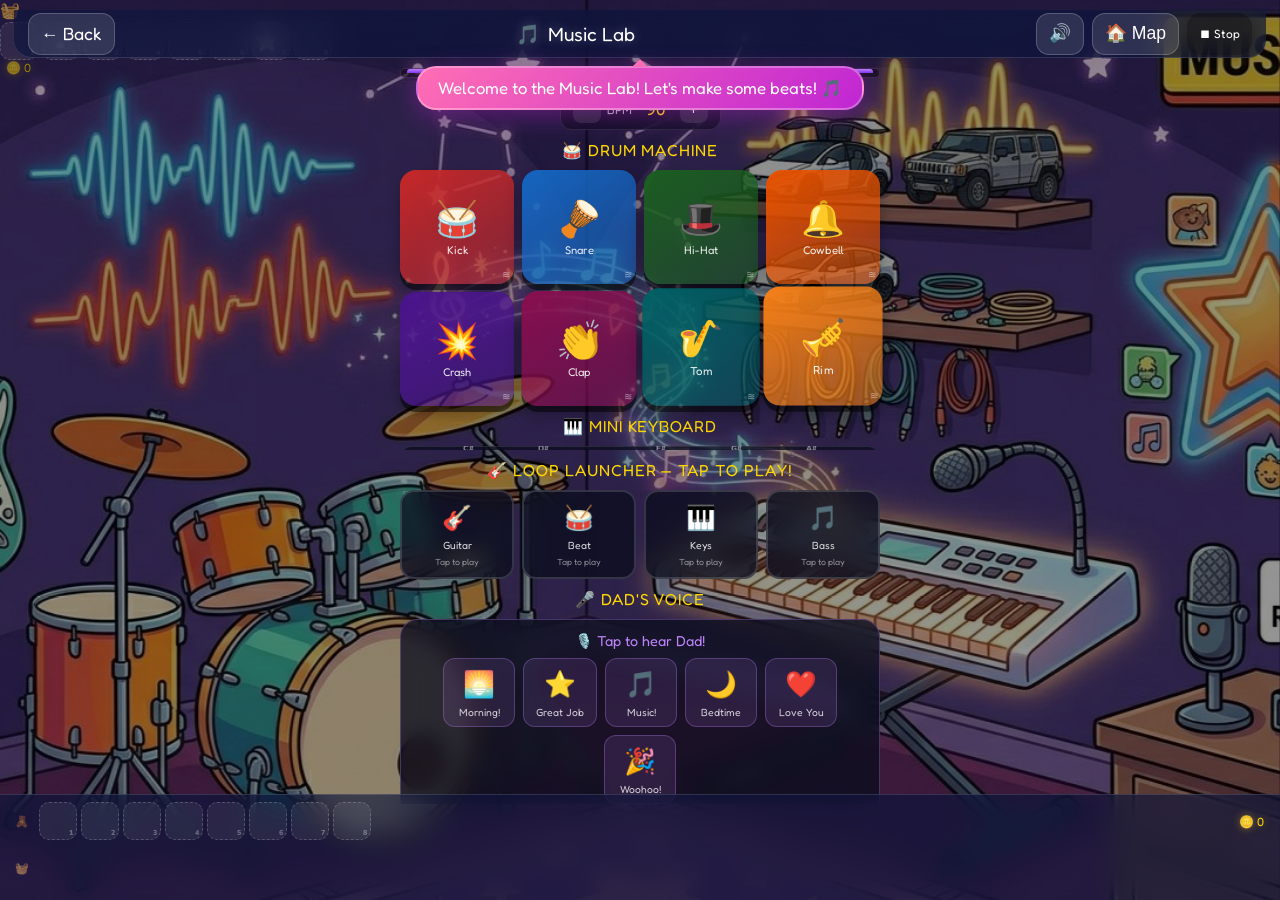
<file: rooms/music/index.html>
<!DOCTYPE html>
<html lang="en">
<head>
<meta charset="UTF-8">
<meta name="viewport" content="width=device-width, initial-scale=1.0, user-scalable=no">
<meta name="apple-mobile-web-app-capable" content="yes">
<title>Music Lab — Cathy's Neighborhood</title>
<link rel="preconnect" href="https://fonts.googleapis.com">
<link href="https://fonts.googleapis.com/css2?family=Nunito:wght@400;700;800;900&family=Fredoka+One&display=swap" rel="stylesheet">
<link rel="stylesheet" href="../../shared/room-shell.css">
<style>
body { background: none; background-color:#1a0533; }
#stage-overlay { position:fixed;inset:0;z-index:0;background:rgba(0,0,0,0.42);pointer-events:none; }
#room-hud,#greeting,#toybox-bar-wrap,#celebrate { z-index:10; }
#stage { display:flex; flex-direction:column; align-items:center; padding:10px 12px 6px; gap:10px; }

.section-title { font-family:var(--font-title);font-size:clamp(.85rem,2.5vw,1rem);color:var(--gold);letter-spacing:.06em;text-transform:uppercase;text-align:center; }

/* VIZ BAR */
.viz-bar { width:100%;max-width:480px;height:40px;background:rgba(0,0,0,.45);border-radius:10px;overflow:hidden;display:flex;gap:2px;align-items:flex-end;padding:4px 6px;border:1px solid rgba(192,132,252,.2); backdrop-filter:blur(10px); }
.viz-col { flex:1;border-radius:3px 3px 0 0;background:linear-gradient(180deg,#c084fc,#7c3aed);transition:height .06s ease;min-height:4px; }

/* DRUM PADS */
.drum-grid { display:grid;grid-template-columns:repeat(4,1fr);gap:8px;width:100%;max-width:480px; }
.pad {
  aspect-ratio:1;border-radius:16px;border:none;cursor:pointer;
  display:flex;flex-direction:column;align-items:center;justify-content:center;gap:3px;
  box-shadow:0 6px 0 rgba(0,0,0,.5),0 8px 16px rgba(0,0,0,.3);
  position:relative;overflow:hidden;transition:transform .06s,box-shadow .06s;
  touch-action:manipulation;
}
.pad.hit { transform:translateY(5px) scale(.95)!important; box-shadow:0 1px 0 rgba(0,0,0,.5)!important; filter:brightness(1.6)!important; }
.pad-emoji { font-size:clamp(1.6rem,5vw,2.2rem);pointer-events:none; }
.pad-label { font-family:var(--font-title);font-size:clamp(.55rem,1.5vw,.7rem);color:rgba(255,255,255,.9);pointer-events:none; }
.pad-wave  { position:absolute;bottom:4px;right:4px;font-size:.6rem;color:rgba(255,255,255,.5);font-family:var(--font-title); }
.pad-ripple { position:absolute;inset:0;border-radius:inherit;background:rgba(255,255,255,.4);transform:scale(0);animation:padHit .35s ease-out forwards; }
@keyframes padHit { to{transform:scale(2.5);opacity:0;} }

/* KEYBOARD */
.keyboard-wrap { width:100%;max-width:480px;overflow-x:auto;padding-bottom:4px; }
.keyboard { display:flex;gap:3px;min-width:300px;background:rgba(10,12,30,.75);border-radius:12px;padding:10px;border:1px solid rgba(255,255,255,.1);backdrop-filter:blur(10px); }
.key { flex:1;min-width:28px;height:clamp(50px,14vw,76px);border-radius:0 0 8px 8px;border:none;cursor:pointer;touch-action:manipulation;box-shadow:0 4px 0 rgba(0,0,0,.4);transition:transform .06s,box-shadow .06s; }
.key.white { background:linear-gradient(180deg,#f5f5f5,#e0e0e0); }
.key.black { background:linear-gradient(180deg,#212121,#424242);height:60%;margin:0 -5px;z-index:1;border-radius:0 0 5px 5px;min-width:20px; }
.key:active,.key.hit { transform:translateY(3px);box-shadow:0 1px 0 rgba(0,0,0,.4);filter:brightness(.82); }
.key-note { position:absolute;bottom:3px;left:50%;transform:translateX(-50%);font-size:.5rem;font-weight:900;color:rgba(0,0,0,.4);font-family:var(--font-body);pointer-events:none; }
.key.black .key-note { color:rgba(255,255,255,.45); }
.key { position:relative; }

/* LOOP LAUNCHER */
.loop-grid { display:grid;grid-template-columns:repeat(4,1fr);gap:8px;width:100%;max-width:480px; }
.loop-btn {
  border-radius:14px;border:2px solid rgba(255,255,255,.15);cursor:pointer;
  padding:10px 6px;display:flex;flex-direction:column;align-items:center;gap:5px;
  position:relative;overflow:hidden;transition:all .15s;touch-action:manipulation;
  background:rgba(10,12,30,.75);backdrop-filter:blur(10px);
}
.loop-btn.playing { border-color:rgba(255,255,255,.6); box-shadow:0 0 16px rgba(255,215,0,.3); }
.loop-btn:active { transform:scale(.92); }
.loop-bar { position:absolute;bottom:0;left:0;height:4px;background:var(--gold);width:0%;border-radius:2px; }
.loop-btn.playing .loop-bar { animation:loopProgress var(--dur,2s) linear infinite; }
@keyframes loopProgress { from{width:0%} to{width:100%} }
.loop-emoji { font-size:1.5rem; }
.loop-label { font-family:var(--font-title);font-size:.65rem;color:rgba(255,255,255,.85);text-align:center; }
.loop-status { font-size:.55rem;font-family:var(--font-title);color:rgba(255,255,255,.5); }
.loop-btn.playing .loop-status { color:var(--gold); }

/* DAD'S VOICE */
.voice-panel {
  width:100%;max-width:480px;
  background:rgba(10,12,30,.75);backdrop-filter:blur(10px);
  border-radius:18px;padding:12px 14px;
  border:1.5px solid rgba(192,132,252,.3);
}
.voice-title { font-family:var(--font-title);font-size:.9rem;color:#c084fc;margin-bottom:8px;text-align:center; }
.voice-btns  { display:flex;gap:8px;flex-wrap:wrap;justify-content:center; }
.voice-btn {
  display:flex;flex-direction:column;align-items:center;gap:4px;
  background:rgba(192,132,252,.12);border:1.5px solid rgba(192,132,252,.3);
  border-radius:12px;padding:8px 12px;cursor:pointer;touch-action:manipulation;
  transition:all .15s;min-width:72px;
}
.voice-btn:active { transform:scale(.9);background:rgba(192,132,252,.25); }
.voice-btn.playing { border-color:#c084fc;background:rgba(192,132,252,.25);animation:voicePulse 1s ease-in-out infinite; }
@keyframes voicePulse { 0%,100%{box-shadow:0 0 0 0 rgba(192,132,252,.4)} 50%{box-shadow:0 0 0 10px rgba(192,132,252,0)} }
.voice-icon { font-size:1.6rem; }
.voice-lbl  { font-family:var(--font-title);font-size:.65rem;color:rgba(255,255,255,.8); }

/* CONTROLS */
.controls-row { display:flex;gap:10px;align-items:center;width:100%;max-width:480px;justify-content:center;flex-wrap:wrap; }
.bpm-wrap { display:flex;align-items:center;gap:6px;background:rgba(10,12,30,.75);border-radius:12px;padding:6px 12px;border:1px solid rgba(255,255,255,.1);backdrop-filter:blur(10px); }
.bpm-lbl { font-family:var(--font-title);font-size:.75rem;color:rgba(255,255,255,.7); }
.bpm-val  { font-family:var(--font-title);font-size:1rem;color:var(--gold);min-width:36px;text-align:center; }
.bpm-btn  { width:28px;height:28px;border-radius:8px;border:none;background:rgba(255,255,255,.1);color:#fff;font-size:.9rem;cursor:pointer;touch-action:manipulation;transition:all .15s; }
.bpm-btn:active { background:rgba(255,255,255,.25);transform:scale(.9); }

/* Note float */
.note-float { position:fixed;pointer-events:none;z-index:800;font-family:var(--font-title);font-size:1.4rem;animation:noteRise 1s ease-out forwards; }
@keyframes noteRise { from{transform:translate(0,0) scale(1);opacity:1} to{transform:translate(var(--tx,0px),-70px) scale(.3);opacity:0} }

/* ── HIDDEN JOHNNY ── */
.johnny-hide {
  position:fixed; z-index:50;
  cursor:pointer; touch-action:manipulation;
  -webkit-tap-highlight-color:transparent;
  opacity:0; /* starts invisible — fades in after 8s */
  transition:opacity 1s;
  animation:none;
}
.johnny-peek {
  font-size:clamp(1.2rem,4vw,1.8rem);
  display:block;
  animation:peekBob 2s ease-in-out infinite alternate;
  filter:drop-shadow(0 2px 4px rgba(0,0,0,.4));
}
@keyframes peekBob { from{transform:translateY(0) rotate(-5deg)} to{transform:translateY(-6px) rotate(5deg)} }
.johnny-pop {
  position:fixed; z-index:800;
  display:flex; flex-direction:column; align-items:center; gap:6px;
  pointer-events:none;
}
.johnny-emoji { font-size:clamp(3rem,12vw,5rem); animation:johnnyJump .6s cubic-bezier(.34,1.5,.64,1) forwards; }
@keyframes johnnyJump { from{transform:scale(0) rotate(-20deg)} to{transform:scale(1) rotate(0)} }
.johnny-shout { font-family:var(--font-title); font-size:1rem; color:var(--gold); text-shadow:0 2px 8px rgba(0,0,0,.6); white-space:nowrap; }
</style>
</head>
<body class="has-basket">
<div id="bg-layer" style="background-image:url('bg.png')"></div>
<div id="stage-overlay"></div>
<div id="room-hud">
  <div class="hud-inner">
    <button id="back-btn" onclick="CN.Room.goBack()">← Back</button>
    <div class="hud-room-name">🎵 <span>Music Lab</span></div>
    <div class="hud-right">
      <button class="hud-btn" id="audioBtn" onclick="toggleAudio()" title="Toggle sound">🔊</button>
      <button class="hud-btn" onclick="CN.Room.goHome()">🏠 Map</button>
      <button class="cn-btn cn-btn-sm" style="background:rgba(0,0,0,.3);font-size:.75rem;padding:7px 12px" onclick="stopAll()">⏹ Stop</button>
    </div>
  </div>
</div>
<div id="greeting"></div>

<div id="stage">
  <div class="viz-bar" id="vizBar"></div>

  <div class="controls-row">
    <div class="bpm-wrap">
      <button class="bpm-btn" onclick="changeBPM(-10)">−</button>
      <span class="bpm-lbl">BPM</span>
      <span class="bpm-val" id="bpmVal">90</span>
      <button class="bpm-btn" onclick="changeBPM(+10)">+</button>
    </div>
  </div>

  <div class="section-title">🥁 Drum Machine</div>
  <div class="drum-grid" id="drumGrid"></div>

  <div class="section-title">🎹 Mini Keyboard</div>
  <div class="keyboard-wrap"><div class="keyboard" id="keyboard"></div></div>

  <div class="section-title">🎸 Loop Launcher — Tap to play!</div>
  <div class="loop-grid" id="loopGrid"></div>

  <div class="section-title">🎤 Dad's Voice</div>
  <div class="voice-panel">
    <div class="voice-title">🎙️ Tap to hear Dad!</div>
    <div class="voice-btns" id="voiceBtns"></div>
  </div>
</div>

<!-- Basket Bar -->
<div id="basket-bar-wrap">
  <div class="basket-lbl">🧺</div>
  <div id="basket-bar"></div>
  <div id="coin-display">🪙 0</div>
</div>
<!-- Toybox Bar -->
<div id="toybox-bar-wrap">
  <div class="bar-row"><div class="tb-label">🧸</div><div id="toybox-bar"></div><div id="coin-display">🪙 0</div></div>
  <div class="bar-row"><div class="tb-label">🧺</div><div id="basket-bar"></div></div>
</div>
<div id="celebrate">
  <div class="celebrate-card">
    <div class="celebrate-emoji" id="celEmoji">🎵</div>
    <div class="celebrate-title" id="celTitle">Sounds Amazing!</div>
    <div class="celebrate-msg"   id="celMsg">You're a rockstar!</div>
    <button class="cn-btn cn-btn-lg" style="background:linear-gradient(135deg,#6a1b9a,#4a148c)" onclick="hideCelebrate()">Keep Jamming! 🎸</button>
  </div>
</div>

<script src="https://cdn.jsdelivr.net/npm/gsap@3.12.5/dist/gsap.min.js"></script>
<script src="../../shared/cn-core.js"></script>
<script>
'use strict';
const ROOM_ID = 'music';
let AudioCtx = null;
let M = { bpm:90, notesPlayed:0, loopIntervals:{}, activeLoops:new Set() };

/* ── DRUM PAD DEFINITIONS - each has unique synthesis ── */
const PADS = [
  {
    emoji:'🥁', label:'Kick',    color:'#c62828',
    note:'C2',
    synth: ctx => {
      const o=ctx.createOscillator(), g=ctx.createGain();
      o.connect(g); g.connect(ctx.destination);
      o.frequency.setValueAtTime(150,ctx.currentTime);
      o.frequency.exponentialRampToValueAtTime(40,ctx.currentTime+0.15);
      g.gain.setValueAtTime(1,ctx.currentTime);
      g.gain.exponentialRampToValueAtTime(0.001,ctx.currentTime+0.4);
      o.start(); o.stop(ctx.currentTime+0.4);
    }
  },
  {
    emoji:'🪘', label:'Snare',   color:'#1565c0',
    synth: ctx => {
      // White noise snare
      const buf=ctx.createBuffer(1,ctx.sampleRate*0.2,ctx.sampleRate);
      const d=buf.getChannelData(0);
      for(let i=0;i<d.length;i++) d[i]=(Math.random()*2-1);
      const src=ctx.createBufferSource();
      src.buffer=buf;
      const g=ctx.createGain(), f=ctx.createBiquadFilter();
      f.type='highpass'; f.frequency.value=1000;
      src.connect(f); f.connect(g); g.connect(ctx.destination);
      g.gain.setValueAtTime(0.7,ctx.currentTime);
      g.gain.exponentialRampToValueAtTime(0.001,ctx.currentTime+0.2);
      src.start(); src.stop(ctx.currentTime+0.2);
      // tone body
      const o=ctx.createOscillator(),g2=ctx.createGain();
      o.connect(g2);g2.connect(ctx.destination);
      o.frequency.value=200;
      g2.gain.setValueAtTime(0.4,ctx.currentTime);
      g2.gain.exponentialRampToValueAtTime(0.001,ctx.currentTime+0.1);
      o.start();o.stop(ctx.currentTime+0.1);
    }
  },
  {
    emoji:'🎩', label:'Hi-Hat',  color:'#1b5e20',
    synth: ctx => {
      const buf=ctx.createBuffer(1,ctx.sampleRate*0.05,ctx.sampleRate);
      const d=buf.getChannelData(0);
      for(let i=0;i<d.length;i++) d[i]=(Math.random()*2-1);
      const src=ctx.createBufferSource();
      src.buffer=buf;
      const g=ctx.createGain(),f=ctx.createBiquadFilter();
      f.type='highpass';f.frequency.value=8000;
      src.connect(f);f.connect(g);g.connect(ctx.destination);
      g.gain.setValueAtTime(0.5,ctx.currentTime);
      g.gain.exponentialRampToValueAtTime(0.001,ctx.currentTime+0.05);
      src.start();src.stop(ctx.currentTime+0.05);
    }
  },
  {
    emoji:'🔔', label:'Cowbell', color:'#e65100',
    synth: ctx => {
      const freqs=[562,845];
      freqs.forEach(freq=>{
        const o=ctx.createOscillator(),g=ctx.createGain();
        o.type='square'; o.frequency.value=freq;
        o.connect(g);g.connect(ctx.destination);
        g.gain.setValueAtTime(0.3,ctx.currentTime);
        g.gain.exponentialRampToValueAtTime(0.001,ctx.currentTime+0.8);
        o.start();o.stop(ctx.currentTime+0.8);
      });
    }
  },
  {
    emoji:'💥', label:'Crash',   color:'#4a148c',
    synth: ctx => {
      const buf=ctx.createBuffer(1,ctx.sampleRate*0.5,ctx.sampleRate);
      const d=buf.getChannelData(0);
      for(let i=0;i<d.length;i++) d[i]=(Math.random()*2-1)*Math.pow(1-i/d.length,0.5);
      const src=ctx.createBufferSource();src.buffer=buf;
      const g=ctx.createGain(),f=ctx.createBiquadFilter();
      f.type='bandpass';f.frequency.value=4000;f.Q.value=0.5;
      src.connect(f);f.connect(g);g.connect(ctx.destination);
      g.gain.setValueAtTime(0.8,ctx.currentTime);
      g.gain.exponentialRampToValueAtTime(0.001,ctx.currentTime+0.5);
      src.start();src.stop(ctx.currentTime+0.5);
    }
  },
  {
    emoji:'👏', label:'Clap',    color:'#880e4f',
    synth: ctx => {
      [0,0.01,0.02].forEach(delay=>{
        const buf=ctx.createBuffer(1,ctx.sampleRate*0.05,ctx.sampleRate);
        const d=buf.getChannelData(0);
        for(let i=0;i<d.length;i++) d[i]=(Math.random()*2-1);
        const src=ctx.createBufferSource();src.buffer=buf;
        const g=ctx.createGain();
        src.connect(g);g.connect(ctx.destination);
        g.gain.setValueAtTime(0.5,ctx.currentTime+delay);
        g.gain.exponentialRampToValueAtTime(0.001,ctx.currentTime+delay+0.05);
        src.start(ctx.currentTime+delay);
        src.stop(ctx.currentTime+delay+0.05);
      });
    }
  },
  {
    emoji:'🎷', label:'Tom',     color:'#006064',
    synth: ctx => {
      const o=ctx.createOscillator(),g=ctx.createGain();
      o.frequency.setValueAtTime(220,ctx.currentTime);
      o.frequency.exponentialRampToValueAtTime(80,ctx.currentTime+0.2);
      o.connect(g);g.connect(ctx.destination);
      g.gain.setValueAtTime(0.8,ctx.currentTime);
      g.gain.exponentialRampToValueAtTime(0.001,ctx.currentTime+0.3);
      o.start();o.stop(ctx.currentTime+0.3);
    }
  },
  {
    emoji:'🎺', label:'Rim',     color:'#f57f17',
    synth: ctx => {
      const o=ctx.createOscillator(),g=ctx.createGain();
      o.type='triangle';
      o.frequency.setValueAtTime(400,ctx.currentTime);
      o.connect(g);g.connect(ctx.destination);
      g.gain.setValueAtTime(0.6,ctx.currentTime);
      g.gain.exponentialRampToValueAtTime(0.001,ctx.currentTime+0.08);
      o.start();o.stop(ctx.currentTime+0.08);
      const buf=ctx.createBuffer(1,ctx.sampleRate*0.03,ctx.sampleRate);
      const d=buf.getChannelData(0);
      for(let i=0;i<d.length;i++) d[i]=(Math.random()*2-1);
      const src=ctx.createBufferSource();src.buffer=buf;
      const g2=ctx.createGain();src.connect(g2);g2.connect(ctx.destination);
      g2.gain.setValueAtTime(0.4,ctx.currentTime);
      g2.gain.exponentialRampToValueAtTime(0.001,ctx.currentTime+0.03);
      src.start();src.stop(ctx.currentTime+0.03);
    }
  },
];

const KEYS = [
  {n:'C', f:261.6,b:false},{n:'C#',f:277.2,b:true},
  {n:'D', f:293.7,b:false},{n:'D#',f:311.1,b:true},
  {n:'E', f:329.6,b:false},{n:'F', f:349.2,b:false},
  {n:'F#',f:370.0,b:true}, {n:'G', f:392.0,b:false},
  {n:'G#',f:415.3,b:true}, {n:'A', f:440.0,b:false},
  {n:'A#',f:466.2,b:true}, {n:'B', f:493.9,b:false},
];

const LOOPS = [
  { emoji:'🎸', label:'Guitar',  color:'#c62828', dur:1800, notes:[200,250,200,300] },
  { emoji:'🥁', label:'Beat',    color:'#1565c0', dur:1000, notes:[80,0,120,0] },
  { emoji:'🎹', label:'Keys',    color:'#4a148c', dur:2400, notes:[440,550,440,660] },
  { emoji:'🎵', label:'Bass',    color:'#006064', dur:1600, notes:[110,0,90,0] },
];

/* Dad's Voice lines - map to audio files in /audio/ folder */
const VOICE_LINES = [
  { emoji:'🌅', label:'Morning!',  file:'audio/morning.mp3',  fallback:'Good morning, Cathy!' },
  { emoji:'⭐', label:'Great Job', file:'audio/greatjob.mp3', fallback:"That's amazing, Cathy!" },
  { emoji:'🎵', label:'Music!',    file:'audio/music.mp3',    fallback:'Play that music, Cathy!' },
  { emoji:'🌙', label:'Bedtime',   file:'audio/bedtime.mp3',  fallback:'Time for bed, Cathy!' },
  { emoji:'❤️', label:'Love You',  file:'audio/loveyou.mp3',  fallback:'I love you, Cathy!' },
  { emoji:'🎉', label:'Woohoo!',   file:'audio/woohoo.mp3',   fallback:'Woohoo! Go Cathy!' },
];

let currentVoice = null;

/* ── AUDIO CONTEXT ── */
function getCtx(){
  if(!AudioCtx){
    try{ AudioCtx=new(window.AudioContext||window.webkitAudioContext)(); }
    catch(e){ return null; }
  }
  if(AudioCtx.state==='suspended') AudioCtx.resume();
  return AudioCtx;
}

/* ── INIT ── */
CN.Room.init(ROOM_ID, async()=>{
  buildViz(); buildDrums(); buildKeyboard(); buildLoops(); buildVoice();
  
  // GSAP button press feedback on all interactive elements
  document.querySelectorAll('.cn-btn,.pad,.tool-card,.car-btn,.seed,.garden-tool,.fix-tool,.tool-btn,.loop-btn,.voice-btn,.block,.key').forEach(el => {
    el.addEventListener('pointerdown', () => CN.Anim && CN.Anim.btnPress(el));
  });
  CN.Room.greet("Welcome to the Music Lab! Let's make some beats! 🎵");
  CN.Audio.bgStart('music');
});

/* ── VISUALIZER ── */
function buildViz(){
  const bar=document.getElementById('vizBar');
  bar.innerHTML='';
  for(let i=0;i<20;i++){
    const col=document.createElement('div'); col.className='viz-col'; col.style.height='4px';
    bar.appendChild(col);
  }
}
function animViz(intensity=1){
  document.querySelectorAll('.viz-col').forEach(col=>{
    col.style.height=(4+Math.random()*28*intensity)+'px';
  });
  setTimeout(()=>document.querySelectorAll('.viz-col').forEach(c=>c.style.height='4px'),120);
}

/* ── DRUMS ── */
function buildDrums(){
  const grid=document.getElementById('drumGrid');
  PADS.forEach(pad=>{
    const el=document.createElement('button');
    el.className='pad';
    el.style.background=`linear-gradient(145deg,${pad.color},${pad.color}88)`;
    el.innerHTML=`<span class="pad-emoji">${pad.emoji}</span><span class="pad-label">${pad.label}</span><span class="pad-wave">≋</span>`;
    el.addEventListener('pointerdown', e=>{ e.preventDefault(); hitPad(el,pad); });
    grid.appendChild(el);
  });
}

function hitPad(el,pad){
  const ctx=getCtx(); if(!ctx) return;
  try{ pad.synth(ctx); } catch(e){}
  animViz(1.8);
  if(window.gsap){
    gsap.timeline()
      .to(el,{scale:.82,y:6,duration:.06,ease:'power2.in'})
      .to(el,{scale:1.08,y:-2,duration:.18,ease:'back.out(2)'})
      .to(el,{scale:1,y:0,duration:.15});
  }
  el.classList.add('hit');
  const rip=document.createElement('div'); rip.className='pad-ripple'; el.appendChild(rip);
  setTimeout(()=>{ el.classList.remove('hit'); rip.remove(); },350);
  spawnNote(el,['🎵','🎶','♪','♫','🎼'][Math.floor(Math.random()*5)]);
  countNote();
  CN.FX.haptic('tap');
}

/* ── KEYBOARD ── */
function buildKeyboard(){
  const kb=document.getElementById('keyboard');
  KEYS.forEach(k=>{
    const key=document.createElement('button');
    key.className='key '+(k.b?'black':'white');
    key.innerHTML=`<span class="key-note">${k.n}</span>`;
    key.addEventListener('pointerdown', e=>{ e.preventDefault(); playNote(k.f); spawnNote(key,k.n); countNote(); });
    kb.appendChild(key);
  });
}

function playNote(freq,dur=0.5){
  const ctx=getCtx(); if(!ctx) return;
  try{
    const o=ctx.createOscillator(),g=ctx.createGain();
    o.type='triangle'; o.frequency.value=freq;
    o.connect(g); g.connect(ctx.destination);
    g.gain.setValueAtTime(0.35,ctx.currentTime);
    g.gain.exponentialRampToValueAtTime(0.001,ctx.currentTime+dur);
    o.start(); o.stop(ctx.currentTime+dur);
    animViz(0.8);
  }catch(e){}
}

/* ── LOOPS ── */
function buildLoops(){
  const grid=document.getElementById('loopGrid');
  LOOPS.forEach((loop,i)=>{
    const el=document.createElement('div');
    el.className='loop-btn';
    el.style.setProperty('--dur',(loop.dur/1000)+'s');
    el.innerHTML=`<div class="loop-emoji">${loop.emoji}</div><div class="loop-label">${loop.label}</div><div class="loop-status" id="ls${i}">Tap to play</div><div class="loop-bar"></div>`;
    el.addEventListener('pointerdown',()=>toggleLoop(el,loop,i));
    grid.appendChild(el);
  });
}

function toggleLoop(el,loop,idx){
  if(M.activeLoops.has(idx)){
    // Stop
    M.activeLoops.delete(idx);
    clearInterval(M.loopIntervals[idx]);
    el.classList.remove('playing');
    document.getElementById('ls'+idx).textContent='Tap to play';
    CN.Room.greet(`${loop.emoji} stopped`);
  } else {
    // Start - actually play tones on interval
    M.activeLoops.add(idx);
    el.classList.add('playing');
    document.getElementById('ls'+idx).textContent='Playing! ▶';
    if(window.gsap) gsap.fromTo(el,{scale:.9,opacity:.7},{scale:1,opacity:1,duration:.4,ease:'back.out(2)'});
    CN.Room.greet(`${loop.emoji} ${loop.label} is jamming! 🎵`);
    CN.FX.haptic('tap');
    animViz(2);

    let step=0;
    M.loopIntervals[idx]=setInterval(()=>{
      const freq=loop.notes[step%loop.notes.length];
      if(freq>0) playNote(freq, (loop.dur/loop.notes.length/1000)*0.8);
      animViz(1.2);
      step++;
    }, loop.dur/loop.notes.length);

    if(M.activeLoops.size>=3) setTimeout(()=>showCelebrate('🎸','Full Band!','All loops playing! 🎵'),500);
  }
}

/* ── DAD'S VOICE ── */
function buildVoice(){
  const wrap=document.getElementById('voiceBtns');
  VOICE_LINES.forEach(line=>{
    const el=document.createElement('div');
    el.className='voice-btn';
    el.innerHTML=`<div class="voice-icon">${line.emoji}</div><div class="voice-lbl">${line.label}</div>`;
    el.addEventListener('pointerdown',()=>playVoice(el,line));
    wrap.appendChild(el);
  });
}

function playVoice(el,line){
  // Stop current if playing
  if(currentVoice){ currentVoice.pause(); currentVoice=null; document.querySelectorAll('.voice-btn').forEach(b=>b.classList.remove('playing')); }

  // Try loading the audio file (add your MP3s to rooms/music/audio/)
  const audio=new Audio(line.file);
  audio.volume=1;

  audio.oncanplaythrough=()=>{
    el.classList.add('playing');
    currentVoice=audio;
    audio.play().catch(()=>{
      // File not found - use speech synthesis fallback
      speakFallback(el,line.fallback);
    });
    audio.onended=()=>{ el.classList.remove('playing'); currentVoice=null; };
  };

  audio.onerror=()=>{
    // No MP3 file yet - use browser TTS as placeholder
    speakFallback(el,line.fallback);
  };

  // Start loading
  audio.load();
  // Short timeout to check if file loads
  setTimeout(()=>{ if(!currentVoice && audio.readyState<2) speakFallback(el,line.fallback); },400);

  CN.FX.haptic('tap');
  CN.Room.greet(`${line.emoji} Playing Dad's voice! 🎙️`);
}

function speakFallback(el,text){
  el.classList.add('playing');
  if('speechSynthesis' in window){
    const utt=new SpeechSynthesisUtterance(text);
    utt.rate=0.9; utt.pitch=0.85; utt.volume=1;
    utt.onend=()=>el.classList.remove('playing');
    speechSynthesis.speak(utt);
  } else {
    setTimeout(()=>el.classList.remove('playing'),2000);
  }
}

/* ── CONTROLS ── */
function changeBPM(d){ M.bpm=Math.min(180,Math.max(60,M.bpm+d)); document.getElementById('bpmVal').textContent=M.bpm; }

function stopAll(){
  M.activeLoops.forEach(idx=>{
    clearInterval(M.loopIntervals[idx]);
    const el=document.querySelector(`#loopGrid .loop-btn:nth-child(${idx+1})`);
    if(el){ el.classList.remove('playing'); document.getElementById('ls'+idx).textContent='Tap to play'; }
  });
  M.activeLoops.clear();
  if('speechSynthesis' in window) speechSynthesis.cancel();
  if(currentVoice){ currentVoice.pause(); currentVoice=null; }
  document.querySelectorAll('.voice-btn').forEach(b=>b.classList.remove('playing'));
  CN.Room.greet('All stopped! Great session! 🎵');
}

function countNote(){
  M.notesPlayed++;
  if(M.notesPlayed===20) showCelebrate('🎸','Rockstar!','20 notes played! 🌟');
}

function spawnNote(el,text){
  const rect=el.getBoundingClientRect();
  const floater=document.createElement('div');
  floater.className='note-float';
  floater.textContent=text;
  floater.style.cssText=`left:${rect.left+rect.width/2}px;top:${rect.top}px;--tx:${(Math.random()*30-15).toFixed(0)}px;color:${['#ffd700','#ff6eb4','#00e5cc','#c084fc'][Math.floor(Math.random()*4)]};`;
  document.body.appendChild(floater);
  setTimeout(()=>floater.remove(),1100);
}

function showCelebrate(emoji,title,msg){ document.getElementById('celEmoji').textContent=emoji; document.getElementById('celTitle').textContent=title; document.getElementById('celMsg').textContent=msg; document.getElementById('celebrate').classList.add('show');
  if(window.gsap) CN.Anim.celebrateIn(document.querySelector('.celebrate-card')); (window.gsap ? CN.Anim.confettiBurst(window.innerWidth/2,window.innerHeight*.3,30) : CN.FX.confetti(30)); }
function hideCelebrate() { const overlay = document.getElementById('celebrate'); const card  = document.querySelector('.celebrate-card'); if(window.gsap && card) {  CN.Anim.celebrateOut(card, overlay); } else {  overlay.classList.remove('show'); }}
// Stagger grid items on load
document.addEventListener("DOMContentLoaded",()=>{setTimeout(()=>{const g=document.querySelector(".drum-grid");if(g&&window.gsap)CN.Anim.staggerIn(g);},400);});
</script>

<!-- ══ HIDDEN JOHNNY ══ -->
<div id="johnnyHide" class="johnny-hide" style="right:3%;top:30%" onclick="findJohnny()" title="Who's hiding?">
  <span class="johnny-peek">👀</span>
</div>
<div id="johnnyPop" class="johnny-pop" style="display:none">
  <span class="johnny-emoji">👦</span>
  <div class="johnny-shout">Found me! 😄 (behind the speakers)</div>
</div>

<script>
/* ══ HIDDEN JOHNNY ══ */
let _johnnyFound = false;
(function initJohnny(){
  // Fade in after 8s so player has time to explore first
  setTimeout(()=>{
    const el=document.getElementById('johnnyHide');
    if(el && !_johnnyFound) el.style.opacity='1';
  }, 8000);
})();

function findJohnny(){
  if(_johnnyFound) return;
  _johnnyFound = true;
  const hide=document.getElementById('johnnyHide');
  const pop =document.getElementById('johnnyPop');
  if(!hide||!pop) return;

  hide.style.opacity='0';
  hide.style.pointerEvents='none';

  // Position pop where hide was
  const rect=hide.getBoundingClientRect();
  pop.style.cssText=`position:fixed;left:${rect.left}px;top:${rect.top-40}px;z-index:800;display:flex;flex-direction:column;align-items:center;gap:6px;pointer-events:none;`;
  pop.style.display='flex';

  CN.Audio.play('celebrate'); CN.FX.haptic('success');
  CN.Coins.add(5,'found_johnny'); renderToyboxBar();
  CN.Room.greet("You found Johnny! 👦 +5 🪙 Golden coins!");

  // Burst stars from his position
  CN.FX.stars(rect.left+rect.width/2, rect.top, 12, ['⭐','🌟','💫','✨','🎉','👦']);

  if(window.gsap){
    gsap.timeline()
      .from(pop.querySelector('.johnny-emoji'),{scale:0,rotation:-20,duration:.5,ease:'back.out(3)'})
      .from(pop.querySelector('.johnny-shout'),{y:10,opacity:0,duration:.3},'-=.2')
      .to(pop,{y:-30,opacity:0,duration:.6,delay:2,ease:'power2.in',onComplete:()=>pop.style.display='none'});
  } else {
    setTimeout(()=>pop.style.display='none', 2500);
  }
}

</script>
</body>
</html>
</file>
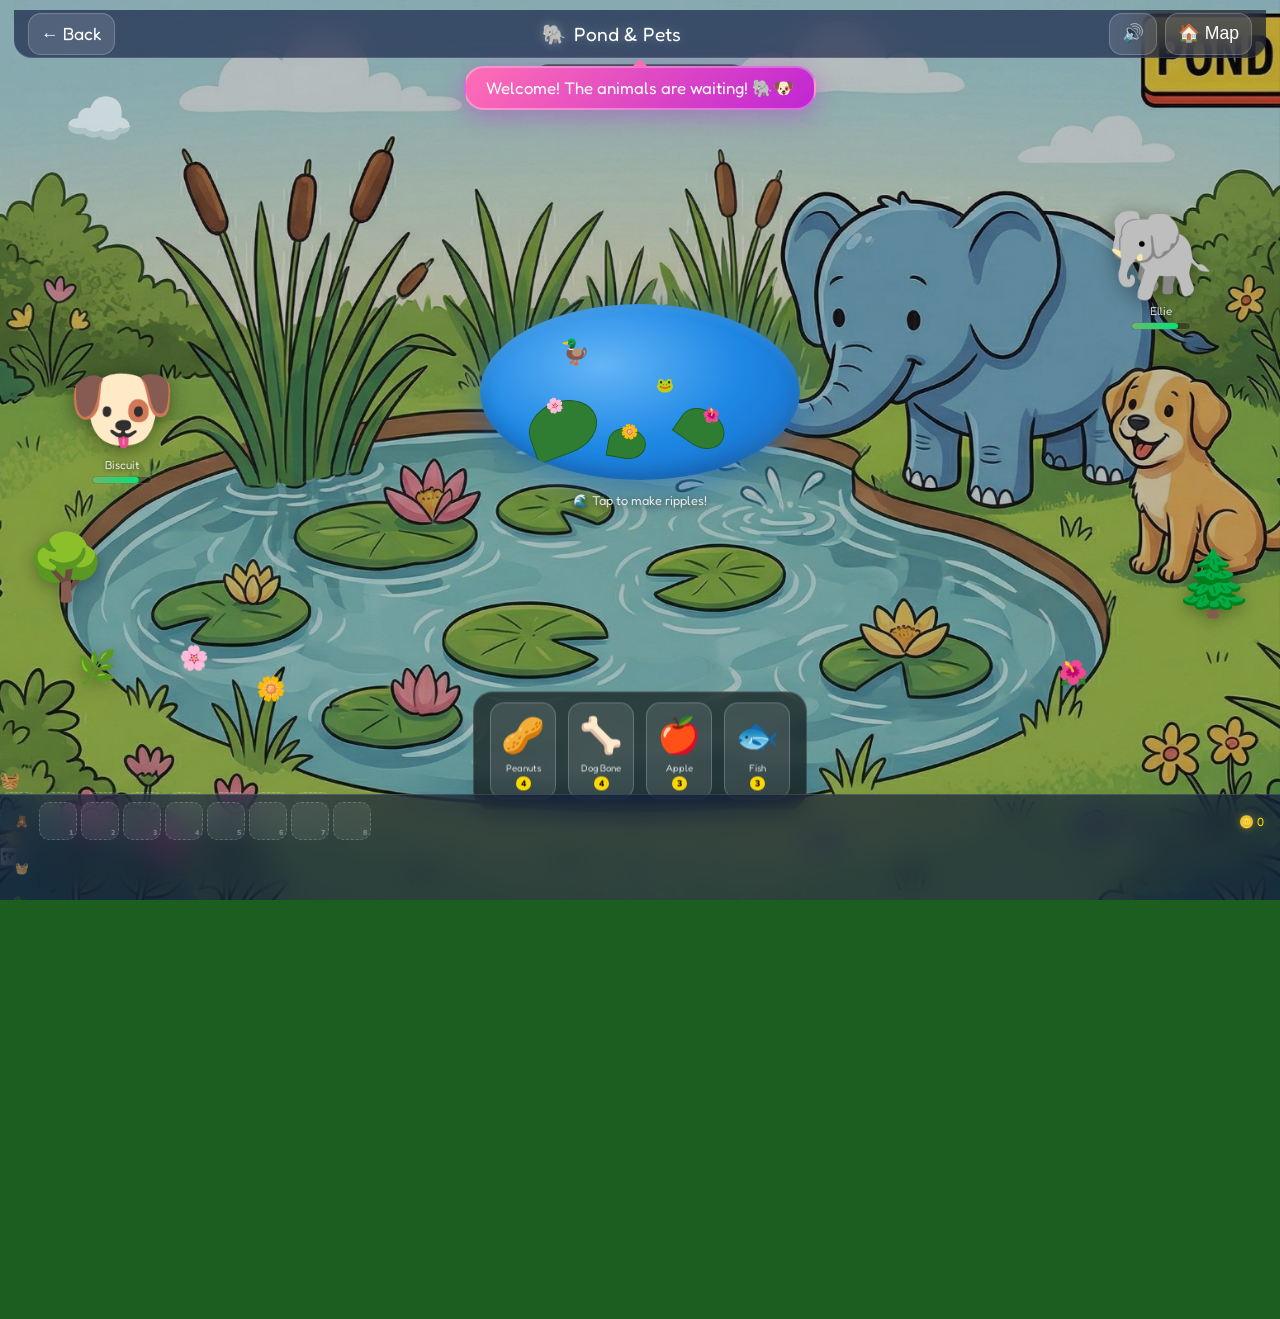
<file: rooms/pond/index.html>
<!DOCTYPE html>
<html lang="en">
<head>
<meta charset="UTF-8">
<meta name="viewport" content="width=device-width, initial-scale=1.0, user-scalable=no">
<meta name="apple-mobile-web-app-capable" content="yes">
<title>Pond & Pet Sanctuary — Cathy's Neighborhood</title>
<link rel="preconnect" href="https://fonts.googleapis.com">
<link href="https://fonts.googleapis.com/css2?family=Nunito:wght@400;700;800;900&family=Fredoka+One&display=swap" rel="stylesheet">
<link rel="stylesheet" href="../../shared/room-shell.css">
<style>
body { background: none; background-color:#1b5e20; }
#stage-overlay { position:fixed;inset:0;z-index:0;background:rgba(0,0,0,0.25);pointer-events:none; }
#room-hud,#greeting,#toybox-bar-wrap,#celebrate { z-index:10; }
#stage { z-index:1; position:relative; overflow:hidden; width:100%; }

/* ── FULL SCENE STAGE ── */
.scene {
  position:relative;
  width:100%; height:calc(100vh - 130px);
  overflow:hidden;
  display:flex; flex-direction:column; align-items:center;
}

/* ── POND ── */
.pond-zone {
  position:absolute;
  left:50%; top:32%;
  transform:translateX(-50%);
  width:clamp(200px,52vw,320px);
  cursor:pointer;
  z-index:3;
}
.pond-body {
  width:100%;
  padding-bottom:55%;
  border-radius:50%;
  background:radial-gradient(ellipse at 38% 35%, #64b5f6 0%, #1e88e5 50%, #1565c0 100%);
  position:relative;
  box-shadow:0 8px 32px rgba(21,101,192,.55),inset 0 -6px 18px rgba(0,0,0,.2),inset 0 4px 10px rgba(255,255,255,.12);
  overflow:hidden;
  transition:transform .15s;
}
.pond-body:active { transform:scale(.97); }
.pond-shimmer {
  position:absolute; inset:0;
  background:linear-gradient(135deg,transparent 40%,rgba(255,255,255,.12) 50%,transparent 60%);
  background-size:200% 200%;
  animation:shimMove 3s ease-in-out infinite alternate;
  pointer-events:none;
}
@keyframes shimMove { from{background-position:0% 0%} to{background-position:100% 100%} }

/* Lily pads */
.lily { position:absolute; border-radius:50% 50% 50% 0; background:#2e7d32; border:1.5px solid #1b5e20; }
.lily-flower { position:absolute; top:-8px; left:50%; transform:translateX(-50%); font-size:.9rem; animation:floatY 2s ease-in-out infinite alternate; }

/* Ripple rings */
.ripple-ring {
  position:absolute; border-radius:50%; pointer-events:none;
  border:2px solid rgba(255,255,255,.6);
}
.ripple-ring.gsap-ripple { /* styled by GSAP */ }
.ripple-ring.css-ripple  { animation:pondRipple 1.2s ease-out forwards; }
@keyframes pondRipple { from{transform:scale(0);opacity:.8} to{transform:scale(3.5);opacity:0} }

/* Ducks */
.duck {
  position:absolute; font-size:clamp(1rem,3vw,1.5rem);
  animation:duckSwim var(--d,9s) ease-in-out infinite alternate;
  pointer-events:none;
}
@keyframes duckSwim { from{transform:translate(0,0)} to{transform:translate(var(--tx,30px),var(--ty,8px)) scaleX(-1)} }
.pond-label { position:absolute; bottom:-28px; left:50%; transform:translateX(-50%); font-family:var(--font-title); font-size:.8rem; color:rgba(255,255,255,.85); white-space:nowrap; text-shadow:0 2px 6px rgba(0,0,0,.6); }

/* ── ANIMALS ── */
.animal {
  position:absolute; display:flex; flex-direction:column; align-items:center; gap:4px;
  cursor:pointer; z-index:4; transition:transform .1s;
}
.animal:active { transform:scale(.93); }
.animal-emoji {
  font-size:clamp(3rem,12vw,5.5rem);
  filter:drop-shadow(0 4px 10px rgba(0,0,0,.4));
  display:block; line-height:1;
  transition:transform .15s;
}
.animal-name { font-family:var(--font-title); font-size:.72rem; color:rgba(255,255,255,.85); text-shadow:0 1px 4px rgba(0,0,0,.7); }

/* Animal state indicators */
.hunger-bar {
  width:60px; height:8px;
  background:rgba(0,0,0,.3); border-radius:4px; overflow:hidden;
  border:1px solid rgba(255,255,255,.2);
}
.hunger-fill { height:100%; border-radius:4px; transition:width .5s ease; }
.hunger-fill.full    { background:linear-gradient(90deg,#66bb6a,#00e676); }
.hunger-fill.hungry  { background:linear-gradient(90deg,#ff9800,#ffd600); }
.hunger-fill.starving{ background:linear-gradient(90deg,#f44336,#ff5722); animation:hungerPulse 1s ease-in-out infinite; }
@keyframes hungerPulse { 0%,100%{opacity:1} 50%{opacity:.5} }

/* Thought bubble - shows what animal wants */
.thought-bubble {
  position:absolute; top:-50px; left:50%; transform:translateX(-50%);
  background:white; border-radius:50%; padding:6px 10px;
  font-size:1.4rem; box-shadow:0 4px 12px rgba(0,0,0,.3);
  animation:thoughtBob .8s ease-in-out infinite alternate;
  pointer-events:none; z-index:5; white-space:nowrap;
}
.thought-bubble::after { content:''; position:absolute; bottom:-8px; left:50%; transform:translateX(-50%); border:8px solid transparent; border-top-color:white; border-bottom:none; }
@keyframes thoughtBob { from{transform:translateX(-50%) translateY(0)} to{transform:translateX(-50%) translateY(-5px)} }

/* ── FOOD SHELF ── */
.food-shelf {
  position:absolute; bottom:2%; left:50%; transform:translateX(-50%);
  z-index:5;
  display:flex; gap:clamp(6px,2vw,12px); align-items:flex-end;
  background:rgba(0,0,0,.6); backdrop-filter:blur(10px);
  border-radius:20px; padding:10px 16px;
  border:1.5px solid rgba(255,255,255,.15);
  min-width:280px; justify-content:center;
}
.food-btn {
  display:flex; flex-direction:column; align-items:center; gap:3px;
  cursor:pointer; touch-action:manipulation;
  transition:transform .15s;
  background:rgba(255,255,255,.1); border:1.5px solid rgba(255,255,255,.2);
  border-radius:14px; padding:8px 10px; min-width:52px;
}
.food-btn:active { transform:scale(.85) rotate(-5deg); }
.food-btn.used { opacity:.3; pointer-events:none; }
.food-emoji { font-size:clamp(1.6rem,5vw,2.2rem); }
.food-label { font-family:var(--font-title); font-size:.6rem; color:rgba(255,255,255,.8); }
.food-count { background:var(--gold); color:#1a1a1a; font-size:.55rem; font-weight:900; padding:1px 5px; border-radius:8px; font-family:var(--font-body); }

/* ── HAPPINESS BAR ── */
.happiness-bar {
  position:absolute; top:6px; left:50%; transform:translateX(-50%);
  z-index:5;
  display:flex; align-items:center; gap:8px;
  background:rgba(0,0,0,.55); backdrop-filter:blur(8px);
  border-radius:20px; padding:6px 14px;
  border:1px solid rgba(255,255,255,.15);
  min-width:220px;
}
.hap-label { font-family:var(--font-title); font-size:.72rem; color:rgba(255,255,255,.8); white-space:nowrap; }
.hap-track { flex:1; height:10px; background:rgba(255,255,255,.15); border-radius:5px; overflow:hidden; }
.hap-fill  { height:100%; border-radius:5px; background:linear-gradient(90deg,#ff6eb4,var(--gold)); transition:width .6s cubic-bezier(.34,1.2,.64,1); }
.hap-emoji { font-size:1.1rem; }

/* ── NATURE DECOR ── */
.tree   { position:absolute; pointer-events:none; font-size:clamp(2.5rem,8vw,4rem); animation:floatY 3s ease-in-out infinite alternate; filter:drop-shadow(0 4px 8px rgba(0,0,0,.3)); }
.flower { position:absolute; pointer-events:none; font-size:clamp(1rem,2.5vw,1.5rem); animation:floatY 2.2s ease-in-out infinite alternate; }
.cloud  { position:absolute; pointer-events:none; font-size:clamp(2rem,6vw,3.5rem); opacity:.7; animation:cloudDrift var(--d,20s) ease-in-out infinite alternate; }
@keyframes cloudDrift { from{transform:translateX(0)} to{transform:translateX(25px)} }
@keyframes floatY    { from{transform:translateY(0)} to{transform:translateY(-8px)} }

/* ── FEED ANIMATION ── */
.feed-arc {
  position:fixed; pointer-events:none; z-index:800;
  font-size:1.8rem;
  animation:feedFly var(--d,.7s) ease-out forwards;
}
@keyframes feedFly {
  0%   { transform:translate(0,0) scale(1); opacity:1; }
  50%  { transform:translate(var(--mx,0px),var(--my,-60px)) scale(1.3); opacity:1; }
  100% { transform:translate(var(--tx,0px),var(--ty,20px)) scale(.3); opacity:0; }
}

/* ── TOUCH TARGETS ── */
button,.food-btn,.animal,.pond-body { touch-action:manipulation; -webkit-tap-highlight-color:transparent; }

/* ── HIDDEN JOHNNY ── */
.johnny-hide {
  position:fixed; z-index:50;
  cursor:pointer; touch-action:manipulation;
  -webkit-tap-highlight-color:transparent;
  opacity:0; /* starts invisible — fades in after 8s */
  transition:opacity 1s;
  animation:none;
}
.johnny-peek {
  font-size:clamp(1.2rem,4vw,1.8rem);
  display:block;
  animation:peekBob 2s ease-in-out infinite alternate;
  filter:drop-shadow(0 2px 4px rgba(0,0,0,.4));
}
@keyframes peekBob { from{transform:translateY(0) rotate(-5deg)} to{transform:translateY(-6px) rotate(5deg)} }
.johnny-pop {
  position:fixed; z-index:800;
  display:flex; flex-direction:column; align-items:center; gap:6px;
  pointer-events:none;
}
.johnny-emoji { font-size:clamp(3rem,12vw,5rem); animation:johnnyJump .6s cubic-bezier(.34,1.5,.64,1) forwards; }
@keyframes johnnyJump { from{transform:scale(0) rotate(-20deg)} to{transform:scale(1) rotate(0)} }
.johnny-shout { font-family:var(--font-title); font-size:1rem; color:var(--gold); text-shadow:0 2px 8px rgba(0,0,0,.6); white-space:nowrap; }
</style>
</head>
<body class="has-basket">
<div id="bg-layer" style="background-image:url('bg.png')"></div>
<div id="stage-overlay"></div>
<div id="room-hud">
  <div class="hud-inner">
    <button id="back-btn" onclick="CN.Room.goBack()">← Back</button>
    <div class="hud-room-name">🐘 <span>Pond & Pets</span></div>
    <div class="hud-right">
      <button class="hud-btn" id="audioBtn" onclick="toggleAudio()">🔊</button>
      <button class="hud-btn" onclick="CN.Room.goHome()">🏠 Map</button>
    </div>
  </div>
</div>
<div id="greeting"></div>

<div id="stage">
<div class="scene" id="scene">

  <!-- CLOUDS -->
  <div class="cloud" style="left:5%;top:3%;--d:22s">☁️</div>
  <div class="cloud" style="left:60%;top:2%;--d:17s;font-size:1.8rem;opacity:.5">☁️</div>

  <!-- TREES -->
  <div class="tree" style="left:2%;bottom:28%">🌳</div>
  <div class="tree" style="right:2%;bottom:26%;animation-delay:.8s">🌲</div>
  <div class="tree" style="left:6%;bottom:18%;font-size:2rem;animation-delay:1.2s">🌿</div>

  <!-- FLOWERS -->
  <div class="flower" style="left:14%;bottom:20%">🌸</div>
  <div class="flower" style="left:20%;bottom:16%;animation-delay:.5s">🌼</div>
  <div class="flower" style="right:15%;bottom:18%;animation-delay:.3s">🌺</div>

  <!-- HAPPINESS BAR -->
  <div class="happiness-bar">
    <span class="hap-label">❤️ Happy:</span>
    <div class="hap-track"><div class="hap-fill" id="hapFill" style="width:0%"></div></div>
    <span class="hap-emoji" id="hapEmoji">😐</span>
  </div>

  <!-- POND -->
  <div class="pond-zone" id="pondZone">
    <div class="pond-body" id="pondBody" onclick="pondTap(event)">
      <div class="pond-shimmer"></div>
      <!-- Lily pads -->
      <div class="lily" style="width:22%;padding-bottom:16%;left:15%;top:55%;transform:rotate(-20deg)"><div class="lily-flower">🌸</div></div>
      <div class="lily" style="width:15%;padding-bottom:11%;left:62%;top:60%;transform:rotate(35deg)"><div class="lily-flower">🌺</div></div>
      <div class="lily" style="width:12%;padding-bottom:9%;left:40%;top:70%;transform:rotate(10deg)"><div class="lily-flower">🌼</div></div>
      <!-- Ducks & frogs -->
      <div class="duck" style="left:25%;top:18%;--d:10s;--tx:35px;--ty:8px">🦆</div>
      <div class="duck" style="left:55%;top:40%;--d:13s;--tx:-28px;--ty:-5px;font-size:.9rem">🐸</div>
    </div>
    <div class="pond-label">🌊 Tap to make ripples!</div>
  </div>

  <!-- ELLIE THE ELEPHANT -->
  <div class="animal" id="ellieZone" style="right:5%;top:20%" onclick="animalTap('ellie',event)">
    <div style="position:relative">
      <div class="thought-bubble" id="ellieBubble" style="display:none">🥜</div>
      <span class="animal-emoji" id="ellieEmoji">🐘</span>
    </div>
    <div class="animal-name">Ellie</div>
    <div class="hunger-bar"><div class="hunger-fill full" id="ellieHunger" style="width:80%"></div></div>
  </div>

  <!-- BISCUIT THE DOG -->
  <div class="animal" id="biscuitZone" style="left:5%;top:40%" onclick="animalTap('biscuit',event)">
    <div style="position:relative">
      <div class="thought-bubble" id="biscuitBubble" style="display:none">🦴</div>
      <span class="animal-emoji" id="biscuitEmoji">🐶</span>
    </div>
    <div class="animal-name">Biscuit</div>
    <div class="hunger-bar"><div class="hunger-fill full" id="biscuitHunger" style="width:80%"></div></div>
  </div>

  <!-- FOOD SHELF -->
  <div class="food-shelf" id="foodShelf">
    <!-- Populated by JS -->
  </div>

</div>
</div>

<!-- Basket Bar -->
<div id="basket-bar-wrap">
  <div class="basket-lbl">🧺</div>
  <div id="basket-bar"></div>
  <div id="coin-display">🪙 0</div>
</div>
<!-- Toybox Bar -->
<div id="toybox-bar-wrap">
  <div class="bar-row"><div class="tb-label">🧸</div><div id="toybox-bar"></div><div id="coin-display">🪙 0</div></div>
  <div class="bar-row"><div class="tb-label">🧺</div><div id="basket-bar"></div></div>
</div>

<div id="celebrate">
  <div class="celebrate-card">
    <div class="celebrate-emoji" id="celEmoji">🐘</div>
    <div class="celebrate-title" id="celTitle">They love it!</div>
    <div class="celebrate-msg"   id="celMsg">The animals are so happy!</div>
    <button class="cn-btn cn-btn-lg" style="background:linear-gradient(135deg,#2e7d32,#1b5e20)"
      onclick="hideCelebrate()">Keep Playing! 🌟</button>
  </div>
</div>

<script src="https://cdn.jsdelivr.net/npm/gsap@3.12.5/dist/gsap.min.js"></script>
<script src="../../shared/cn-core.js"></script>
<script>
'use strict';
const ROOM_ID = 'pond';

/* ── ANIMAL STATE ── */
const ANIMALS = {
  ellie:   { emoji:'🐘', hunger:80, maxHunger:100, wants:['🥜','🍎','🌿','🐟'], happySound:'splash', name:'Ellie' },
  biscuit: { emoji:'🐶', hunger:80, maxHunger:100, wants:['🦴','🍪','🐟','🍖'], happySound:'collect', name:'Biscuit' },
};

/* ── FOOD DEFINITIONS ── */
const FOODS = [
  { type:'peanut', emoji:'🥜', name:'Peanuts',   target:'ellie',   count:4 },
  { type:'bone',   emoji:'🦴', name:'Dog Bone',  target:'biscuit', count:4 },
  { type:'apple',  emoji:'🍎', name:'Apple',      target:'both',    count:3 },
  { type:'fish',   emoji:'🐟', name:'Fish',       target:'both',    count:3 },
  { type:'cookie', emoji:'🍪', name:'Cookie',     target:'biscuit', count:0 }, // from kitchen toybox
];

let P = {
  happiness:   20,
  pondTaps:    0,
  lastRippleTime: 0,
  hungerTimer: null,
};

function toggleAudio(){ const m=CN.Audio.toggle(); document.getElementById('audioBtn').textContent=m?'🔇':'🔊'; }
CN.Audio.unlockOnGesture();

/* ── INIT ── */
CN.Room.init(ROOM_ID, async(saved) => {
  if(saved){
    P.happiness = saved.happiness || 20;
    if(saved.ellieHunger)   ANIMALS.ellie.hunger   = saved.ellieHunger;
    if(saved.biscuitHunger) ANIMALS.biscuit.hunger = saved.biscuitHunger;
  }
  await loadToyboxFood();
  buildFoodShelf();
  updateHungerBars();
  updateHappiness(0);
  startHungerTimer();
  CN.Audio.bgStart('pond');
  CN.Room.greet('Welcome! The animals are waiting! 🐘🐶');

  // Stagger in scene elements
  if(window.gsap){
    gsap.from('#ellieZone',   {x:60,opacity:0,duration:.7,ease:'back.out(1.4)',delay:.3});
    gsap.from('#biscuitZone', {x:-60,opacity:0,duration:.7,ease:'back.out(1.4)',delay:.5});
    gsap.from('#pondZone',    {scale:.8,opacity:0,duration:.7,ease:'back.out(1.4)',delay:.15});
    gsap.from('.food-shelf',  {y:40,opacity:0,duration:.5,ease:'back.out(1.4)',delay:.7});
  }

  // Show thought bubbles after a moment
  setTimeout(showThoughts, 2000);
});

/* ── LOAD FOOD FROM TOYBOX ── */
async function loadToyboxFood(){
  const items = await CN.Toybox.getAll();
  items.forEach(item => {
    const food = FOODS.find(f=>f.type===item.type);
    if(food) food.count += 1; // found matching food in toybox
    // Cookie from kitchen
    if(item.type==='cookie'){
      const cookie = FOODS.find(f=>f.type==='cookie');
      if(cookie) cookie.count++;
    }
  });
}

/* ── FOOD SHELF ── */
function buildFoodShelf(){
  const shelf = document.getElementById('foodShelf');
  shelf.innerHTML = '';
  let hasFood = false;
  FOODS.forEach(food => {
    if(food.count <= 0) return;
    hasFood = true;
    const btn = document.createElement('div');
    btn.className = 'food-btn';
    btn.id = 'food_'+food.type;
    btn.innerHTML = `<div class="food-emoji">${food.emoji}</div><div class="food-label">${food.name}</div><div class="food-count">${food.count}</div>`;
    btn.addEventListener('pointerdown', () => feedAnimal(food, btn));
    shelf.appendChild(btn);
  });
  if(!hasFood){
    shelf.innerHTML = '<div style="font-family:var(--font-title);font-size:.72rem;color:rgba(255,255,255,.55);text-align:center;padding:4px 8px">Cook treats in the Kitchen! 🍪<br>They\'ll appear here 🎒</div>';
  }
}

/* ── FEED ANIMAL ── */
function feedAnimal(food, btn){
  if(food.count<=0) return;
  food.count--;

  // Arc animation from food shelf to correct animal
  const bRect  = btn.getBoundingClientRect();
  const target = food.target==='ellie' ? 'ellieZone' : food.target==='biscuit' ? 'biscuitZone' : (Math.random()>.5?'ellieZone':'biscuitZone');
  const tEl    = document.getElementById(target);
  const tRect  = tEl.getBoundingClientRect();

  // Spawn flying food arc
  const arc = document.createElement('div');
  arc.className = 'feed-arc';
  arc.textContent = food.emoji;
  const mx = (bRect.left + tRect.left) / 2 - bRect.left;
  const my = Math.min(bRect.top, tRect.top) - bRect.top - 60;
  arc.style.cssText = `left:${bRect.left+bRect.width/2}px;top:${bRect.top}px;--tx:${tRect.left-bRect.left+tRect.width/2}px;--ty:${tRect.top-bRect.top+tRect.height/2}px;--mx:${mx}px;--my:${my}px;--d:.75s;`;
  document.body.appendChild(arc);

  setTimeout(() => {
    arc.remove();
    // React the animal
    const animalId = target.replace('Zone','');
    reactAnimal(animalId, food.emoji);
    // Update food count
    if(food.count>0){
      const countEl = btn.querySelector('.food-count');
      if(countEl) countEl.textContent = food.count;
    } else {
      btn.classList.add('used');
    }
    // Hunger restore
    const a = ANIMALS[animalId] || Object.values(ANIMALS)[0];
    a.hunger = Math.min(100, a.hunger + 25);
    updateHungerBars();
    updateHappiness(18);
    hideThoughts();
    savePond();
    checkCompletion();
  }, 780);

  CN.FX.haptic('tap'); CN.Audio.play('collect');
}

/* ── ANIMAL REACTIONS ── */
function reactAnimal(id, foodEmoji){
  const emoji = document.getElementById(id+'Emoji');
  if(!emoji) return;

  CN.Audio.play(ANIMALS[id]?.happySound || 'collect');
  CN.FX.haptic('success');

  if(window.gsap){
    gsap.timeline()
      .to(emoji, {scale:1.4, rotation:-10, duration:.12, ease:'power2.out'})
      .to(emoji, {scale:1.2, rotation:10,  duration:.1})
      .to(emoji, {scale:1.3, rotation:-8,  duration:.1})
      .to(emoji, {scale:1.1, rotation:5,   duration:.1})
      .to(emoji, {scale:1,   rotation:0,   duration:.2, ease:'back.out(2)'});
  }

  // Spawn hearts
  const rect = emoji.getBoundingClientRect();
  spawnFloaters(['❤️','😋','✨','🎉'], rect.left+rect.width/2, rect.top);

  if(id==='ellie') CN.Room.greet(`Ellie loves ${foodEmoji}! 🐘💦`);
  else             CN.Room.greet(`Biscuit is SO happy! 🐶❤️`);
}

function animalTap(id, e){
  e.stopPropagation();
  const a = ANIMALS[id];
  const emoji = document.getElementById(id+'Emoji');
  if(window.gsap) CN.Anim.wobble(emoji);

  if(a.hunger < 30){
    showThoughts();
    CN.Room.greet(`${a.name} is hungry! Give them some food! 🍽️`);
  } else {
    CN.Room.greet(`${a.name} says hello! 🐾`);
  }

  // Elephant does trunk splash
  if(id==='ellie'){
    CN.Audio.play('splash');
    spawnFloaters(['💧','💦','🌊'], e.clientX, e.clientY, 8);
  } else {
    CN.Audio.play('tap');
    spawnFloaters(['🐾','❤️','🐶'], e.clientX, e.clientY, 5);
  }
}

/* ── THOUGHT BUBBLES (show what animal wants) ── */
function showThoughts(){
  Object.entries(ANIMALS).forEach(([id, a]) => {
    if(a.hunger < 60){
      const bubble = document.getElementById(id+'Bubble');
      if(bubble){
        bubble.style.display='block';
        bubble.textContent = a.wants[Math.floor(Math.random()*a.wants.length)];
        if(window.gsap) gsap.fromTo(bubble,{scale:0},{scale:1,duration:.4,ease:'back.out(3)'});
      }
    }
  });
}
function hideThoughts(){
  ['ellie','biscuit'].forEach(id=>{
    const b=document.getElementById(id+'Bubble');
    if(b){ b.style.display='none'; }
  });
}

/* ── POND TAP → RIPPLES ── */
function pondTap(e){
  const pond = document.getElementById('pondBody');
  const rect  = pond.getBoundingClientRect();
  const x = (e.clientX-rect.left) / rect.width * 100;
  const y = (e.clientY-rect.top)  / rect.height * 100;

  CN.Audio.play('ripple'); CN.FX.haptic('tap');

  if(window.gsap){
    // Create 3 expanding rings with GSAP
    for(let i=0;i<3;i++){
      const ring = document.createElement('div');
      ring.className='ripple-ring gsap-ripple';
      ring.style.cssText=`left:${x}%;top:${y}%;width:10px;height:10px;margin:-5px 0 0 -5px;`;
      pond.appendChild(ring);
      gsap.to(ring,{
        scale:10, opacity:0, duration:1.3,
        delay:i*.2, ease:'power2.out',
        onComplete:()=>ring.remove()
      });
    }
    // Slight pond scale pulse
    gsap.to(pond,{scale:.98,duration:.1,yoyo:true,repeat:1,ease:'power2.inOut'});
  } else {
    for(let i=0;i<3;i++){
      const r=document.createElement('div');
      r.className='ripple-ring css-ripple';
      r.style.cssText=`left:${x}%;top:${y}%;width:10px;height:10px;margin:-5px 0 0 -5px;animation-delay:${i*.2}s;`;
      pond.appendChild(r);
      setTimeout(()=>r.remove(),1500);
    }
  }

  P.pondTaps++;
  updateHappiness(2);

  if(P.pondTaps%5===0){
    spawnFloaters(['🦆','💦','🐸'], e.clientX, e.clientY, 6);
    CN.Room.greet('The ducks love the waves! 🦆💦');
  }
  savePond();
}

/* ── HUNGER TIMER — animals get hungry every 90 seconds ── */
function startHungerTimer(){
  P.hungerTimer = setInterval(()=>{
    let anyHungry = false;
    Object.values(ANIMALS).forEach(a=>{
      a.hunger = Math.max(0, a.hunger - 8);
      if(a.hunger<30) anyHungry=true;
    });
    updateHungerBars();
    if(anyHungry){ showThoughts(); CN.Room.greet('The animals are getting hungry! 🍽️'); }
    savePond();
  }, 90000);
}

/* ── UI UPDATES ── */
function updateHungerBars(){
  ['ellie','biscuit'].forEach(id=>{
    const a = ANIMALS[id];
    const bar = document.getElementById(id+'Hunger');
    if(!bar) return;
    if(window.gsap) gsap.to(bar,{width:a.hunger+'%',duration:.5,ease:'back.out(1.4)'});
    else bar.style.width=a.hunger+'%';
    bar.className='hunger-fill '+(a.hunger>60?'full':a.hunger>30?'hungry':'starving');
  });
}

function updateHappiness(delta){
  P.happiness = Math.min(100, P.happiness + delta);
  const fill  = document.getElementById('hapFill');
  const emoji = document.getElementById('hapEmoji');
  if(window.gsap) gsap.to(fill,{width:P.happiness+'%',duration:.6,ease:'back.out(1.4)'});
  else fill.style.width = P.happiness+'%';
  emoji.textContent = P.happiness<25?'😐':P.happiness<50?'🙂':P.happiness<75?'😊':'🥰';
  if(P.happiness>=75) { if(window.gsap) gsap.to(emoji,{scale:1.3,duration:.2,yoyo:true,repeat:1}); }
}

function checkCompletion(){
  const allFed = Object.values(ANIMALS).every(a=>a.hunger>=60);
  if(allFed && P.happiness>=60){
    showCelebrate('🐘🐶','Best Friends!','Both animals are happy and fed! ❤️');
  }
}

/* ── FLOATERS ── */
function spawnFloaters(emojis, cx, cy, n=emojis.length){
  for(let i=0;i<n;i++){
    const el=document.createElement('div');
    el.style.cssText=`position:fixed;left:${cx+(Math.random()*40-20)}px;top:${cy}px;font-size:${1.2+Math.random()*.6}rem;pointer-events:none;z-index:800;`;
    el.textContent=emojis[i%emojis.length];
    document.body.appendChild(el);
    if(window.gsap){
      gsap.to(el,{y:-60+(Math.random()*-40),x:(Math.random()*50-25),opacity:0,scale:.3,duration:.8+Math.random()*.4,ease:'power2.out',delay:i*.07,onComplete:()=>el.remove()});
    } else {
      el.style.animation='noteRise .9s ease-out forwards';
      setTimeout(()=>el.remove(),1000);
    }
  }
}

/* ── CELEBRATE ── */
function showCelebrate(emoji,title,msg){
  document.getElementById('celEmoji').textContent=emoji;
  document.getElementById('celTitle').textContent=title;
  document.getElementById('celMsg').textContent=msg;
  document.getElementById('celebrate').classList.add('show');
  if(window.gsap) CN.Anim.celebrateIn(document.querySelector('.celebrate-card'));
  CN.Audio.play('celebrate');
  (window.gsap?CN.Anim.confettiBurst(window.innerWidth/2,window.innerHeight*.3,30):CN.FX.confetti(30));
  setTimeout(hideCelebrate, 4200);
}
function hideCelebrate(){
  const ov=document.getElementById('celebrate');
  const cd=document.querySelector('.celebrate-card');
  if(window.gsap&&cd){ CN.Anim.celebrateOut(cd,ov); } else { ov.classList.remove('show'); }
}

/* ── SAVE ── */
async function savePond(){
  await CN.Room.save(ROOM_ID,{
    happiness:     P.happiness,
    ellieHunger:   ANIMALS.ellie.hunger,
    biscuitHunger: ANIMALS.biscuit.hunger,
  });
}

document.addEventListener('DOMContentLoaded',()=>{
  try{ if(localStorage.getItem('cn_muted')==='1') document.getElementById('audioBtn').textContent='🔇'; }catch(e){}
});
</script>

<!-- ══ HIDDEN JOHNNY ══ -->
<div id="johnnyHide" class="johnny-hide" style="right:3%;bottom:35%" onclick="findJohnny()" title="Who's hiding?">
  <span class="johnny-peek">👀</span>
</div>
<div id="johnnyPop" class="johnny-pop" style="display:none">
  <span class="johnny-emoji">👦</span>
  <div class="johnny-shout">Found me! 😄 (behind a big tree)</div>
</div>

<script>
/* ══ HIDDEN JOHNNY ══ */
let _johnnyFound = false;
(function initJohnny(){
  // Fade in after 8s so player has time to explore first
  setTimeout(()=>{
    const el=document.getElementById('johnnyHide');
    if(el && !_johnnyFound) el.style.opacity='1';
  }, 8000);
})();

function findJohnny(){
  if(_johnnyFound) return;
  _johnnyFound = true;
  const hide=document.getElementById('johnnyHide');
  const pop =document.getElementById('johnnyPop');
  if(!hide||!pop) return;

  hide.style.opacity='0';
  hide.style.pointerEvents='none';

  // Position pop where hide was
  const rect=hide.getBoundingClientRect();
  pop.style.cssText=`position:fixed;left:${rect.left}px;top:${rect.top-40}px;z-index:800;display:flex;flex-direction:column;align-items:center;gap:6px;pointer-events:none;`;
  pop.style.display='flex';

  CN.Audio.play('celebrate'); CN.FX.haptic('success');
  CN.Coins.add(5,'found_johnny'); renderToyboxBar();
  CN.Room.greet("You found Johnny! 👦 +5 🪙 Golden coins!");

  // Burst stars from his position
  CN.FX.stars(rect.left+rect.width/2, rect.top, 12, ['⭐','🌟','💫','✨','🎉','👦']);

  if(window.gsap){
    gsap.timeline()
      .from(pop.querySelector('.johnny-emoji'),{scale:0,rotation:-20,duration:.5,ease:'back.out(3)'})
      .from(pop.querySelector('.johnny-shout'),{y:10,opacity:0,duration:.3},'-=.2')
      .to(pop,{y:-30,opacity:0,duration:.6,delay:2,ease:'power2.in',onComplete:()=>pop.style.display='none'});
  } else {
    setTimeout(()=>pop.style.display='none', 2500);
  }
}

</script>

<!-- Quick room nav -->
<button id="room-nav-btn" onclick="toggleRoomNav()" title="Switch Room">🗺</button>
<div id="room-nav-panel">
  <div style="font-family:'Fredoka One',cursive;font-size:.58rem;color:rgba(255,255,255,.4);text-align:center;padding:4px 0 2px;letter-spacing:.06em;text-transform:uppercase">Jump To Room</div>
  <button style="display:flex;align-items:center;gap:10px;padding:9px 12px;border-radius:13px;cursor:pointer;touch-action:manipulation;border:none;background:transparent;width:100%;text-align:left;color:#fff;font-family:'Fredoka One',cursive;font-size:.72rem;transition:background .12s" onmouseenter="this.style.background='rgba(255,255,255,.1)'" onmouseleave="this.style.background='transparent'" ontouchstart="this.style.background='rgba(255,255,255,.1)'" ontouchend="this.style.background='transparent'" onclick="roomNavTo('home')"><span style="font-size:1.3rem;flex-shrink:0">🏡</span> Cathy's Home</button>
  <button style="display:flex;align-items:center;gap:10px;padding:9px 12px;border-radius:13px;cursor:pointer;touch-action:manipulation;border:none;background:transparent;width:100%;text-align:left;color:#fff;font-family:'Fredoka One',cursive;font-size:.72rem;transition:background .12s" onmouseenter="this.style.background='rgba(255,255,255,.1)'" onmouseleave="this.style.background='transparent'" ontouchstart="this.style.background='rgba(255,255,255,.1)'" ontouchend="this.style.background='transparent'" onclick="roomNavTo('kitchen')"><span style="font-size:1.3rem;flex-shrink:0">🍳</span> Little Chef's Kitchen</button>
  <button style="display:flex;align-items:center;gap:10px;padding:9px 12px;border-radius:13px;cursor:pointer;touch-action:manipulation;border:none;background:transparent;width:100%;text-align:left;color:#fff;font-family:'Fredoka One',cursive;font-size:.72rem;transition:background .12s" onmouseenter="this.style.background='rgba(255,255,255,.1)'" onmouseleave="this.style.background='transparent'" ontouchstart="this.style.background='rgba(255,255,255,.1)'" ontouchend="this.style.background='transparent'" onclick="roomNavTo('salon')"><span style="font-size:1.3rem;flex-shrink:0">💅</span> Royal Salon</button>
  <button style="display:flex;align-items:center;gap:10px;padding:9px 12px;border-radius:13px;cursor:pointer;touch-action:manipulation;border:none;background:transparent;width:100%;text-align:left;color:#fff;font-family:'Fredoka One',cursive;font-size:.72rem;transition:background .12s" onmouseenter="this.style.background='rgba(255,255,255,.1)'" onmouseleave="this.style.background='transparent'" ontouchstart="this.style.background='rgba(255,255,255,.1)'" ontouchend="this.style.background='transparent'" onclick="roomNavTo('garage')"><span style="font-size:1.3rem;flex-shrink:0">🔧</span> Garage Workshop</button>
  <button style="display:flex;align-items:center;gap:10px;padding:9px 12px;border-radius:13px;cursor:pointer;touch-action:manipulation;border:none;background:transparent;width:100%;text-align:left;color:#fff;font-family:'Fredoka One',cursive;font-size:.72rem;transition:background .12s" onmouseenter="this.style.background='rgba(255,255,255,.1)'" onmouseleave="this.style.background='transparent'" ontouchstart="this.style.background='rgba(255,255,255,.1)'" ontouchend="this.style.background='transparent'" onclick="roomNavTo('driveway')"><span style="font-size:1.3rem;flex-shrink:0">🚗</span> Driveway</button>
  <button style="display:flex;align-items:center;gap:10px;padding:9px 12px;border-radius:13px;cursor:pointer;touch-action:manipulation;border:none;background:transparent;width:100%;text-align:left;color:#fff;font-family:'Fredoka One',cursive;font-size:.72rem;transition:background .12s" onmouseenter="this.style.background='rgba(255,255,255,.1)'" onmouseleave="this.style.background='transparent'" ontouchstart="this.style.background='rgba(255,255,255,.1)'" ontouchend="this.style.background='transparent'" onclick="roomNavTo('mower')"><span style="font-size:1.3rem;flex-shrink:0">🚜</span> Lawn Mower</button>
  <button style="display:flex;align-items:center;gap:10px;padding:9px 12px;border-radius:13px;cursor:pointer;touch-action:manipulation;border:none;background:transparent;width:100%;text-align:left;color:#fff;font-family:'Fredoka One',cursive;font-size:.72rem;transition:background .12s" onmouseenter="this.style.background='rgba(255,255,255,.1)'" onmouseleave="this.style.background='transparent'" ontouchstart="this.style.background='rgba(255,255,255,.1)'" ontouchend="this.style.background='transparent'" onclick="roomNavTo('garden')"><span style="font-size:1.3rem;flex-shrink:0">🥕</span> The Garden</button>
  <button style="display:flex;align-items:center;gap:10px;padding:9px 12px;border-radius:13px;cursor:pointer;touch-action:manipulation;border:none;background:transparent;width:100%;text-align:left;color:#fff;font-family:'Fredoka One',cursive;font-size:.72rem;transition:background .12s" onmouseenter="this.style.background='rgba(255,255,255,.1)'" onmouseleave="this.style.background='transparent'" ontouchstart="this.style.background='rgba(255,255,255,.1)'" ontouchend="this.style.background='transparent'" onclick="roomNavTo('construction')"><span style="font-size:1.3rem;flex-shrink:0">🏗️</span> Alphabet Construction</button>
  <button style="display:flex;align-items:center;gap:10px;padding:9px 12px;border-radius:13px;cursor:pointer;touch-action:manipulation;border:none;background:transparent;width:100%;text-align:left;color:#fff;font-family:'Fredoka One',cursive;font-size:.72rem;transition:background .12s" onmouseenter="this.style.background='rgba(255,255,255,.1)'" onmouseleave="this.style.background='transparent'" ontouchstart="this.style.background='rgba(255,255,255,.1)'" ontouchend="this.style.background='transparent'" onclick="roomNavTo('music')"><span style="font-size:1.3rem;flex-shrink:0">🎵</span> Music Lab</button>
  <div style="height:1px;background:rgba(255,255,255,.08);margin:2px 6px"></div>
  <button style="display:flex;align-items:center;gap:10px;padding:9px 12px;border-radius:13px;cursor:pointer;touch-action:manipulation;border:none;background:transparent;width:100%;color:#fff;font-family:'Fredoka One',cursive;font-size:.72px;justify-content:center;transition:background .12s" onmouseenter="this.style.background='rgba(255,255,255,.1)'" onmouseleave="this.style.background='transparent'" onclick="CN.Room.goHome()">
    <span style="font-size:1.3rem">🗺️</span> Back to Map
  </button>
</div>
<script>
var _rnOpen=false;
function toggleRoomNav(){_rnOpen=!_rnOpen;var p=document.getElementById('room-nav-panel');p.style.display=_rnOpen?'flex':'none';document.getElementById('room-nav-btn').style.background=_rnOpen?'linear-gradient(135deg,#dc2626,#991b1b)':'linear-gradient(135deg,#7c3aed,#4c1d95)';}
function roomNavTo(id){_rnOpen=false;document.getElementById('room-nav-panel').style.display='none';window.location.href='../'+id+'/index.html';}
document.addEventListener('pointerdown',function(e){if(_rnOpen&&!e.target.closest('#room-nav-btn')&&!e.target.closest('#room-nav-panel')){_rnOpen=false;document.getElementById('room-nav-panel').style.display='none';}});
</script>
</body>
</html>
</file>
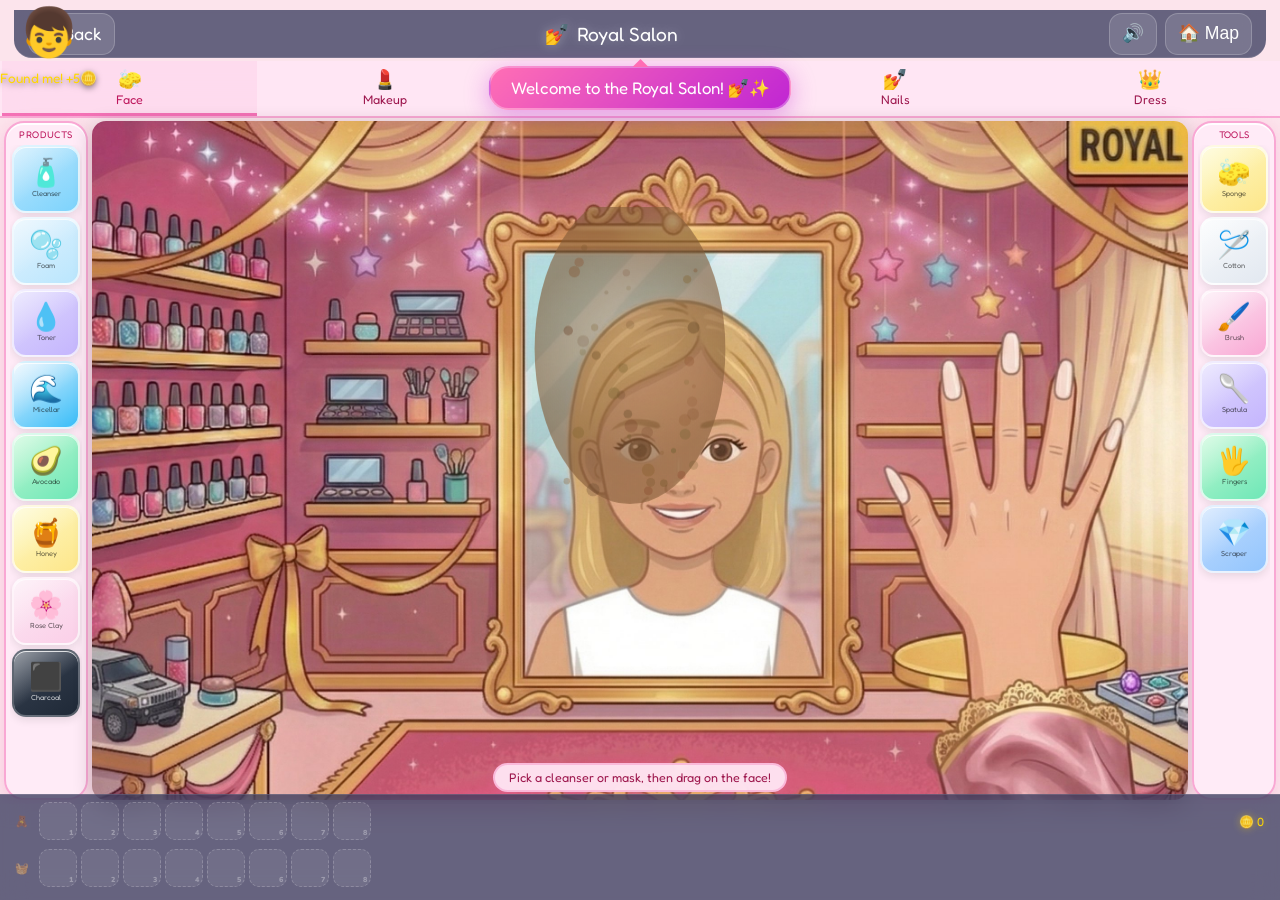
<file: rooms/salon/index.html>
<!DOCTYPE html>
<html lang="en">
<head>
<meta charset="UTF-8">
<meta name="viewport" content="width=device-width, initial-scale=1.0, user-scalable=no">
<meta name="apple-mobile-web-app-capable" content="yes">
<title>Royal Salon — Cathy's Neighborhood</title>
<link href="https://fonts.googleapis.com/css2?family=Fredoka+One&family=Nunito:wght@700;900&display=swap" rel="stylesheet">
<link rel="stylesheet" href="../../shared/room-shell.css">
<style>
body { background:none; overflow:hidden; }
#bg-layer { background:#fce4ec !important; }
#stage-overlay { position:fixed;inset:0;z-index:0;background:transparent;pointer-events:none; }
#stage {
  display:flex; flex-direction:column;
  padding:3px 0 0; gap:3px; overflow:hidden;
}

/* ══ TAB BAR ══ */
.tab-bar {
  display:flex; gap:0; width:100%; flex-shrink:0;
  background:rgba(255,230,245,.95); backdrop-filter:blur(12px);
  border-bottom:2px solid #f9a8d4;
  padding:0 2px;
}
.tab {
  flex:1; border:none; padding:6px 2px;
  font-family:'Fredoka One',cursive; font-size:clamp(.55rem,2vw,.78rem);
  color:#9d174d; background:transparent; cursor:pointer;
  touch-action:manipulation; -webkit-tap-highlight-color:transparent;
  transition:all .18s; display:flex; flex-direction:column; align-items:center; gap:1px;
  border-bottom:3px solid transparent;
}
.tab-ico { font-size:clamp(.9rem,3vw,1.2rem); }
.tab.active { color:#be185d; border-bottom-color:#f472b6; background:rgba(244,114,182,.1); }
.tab:active { transform:scale(.93); }

/* ══ GAME AREA ══ */
.game-area {
  flex:1; display:flex; gap:4px;
  padding:0 4px 4px; min-height:0;
}

/* ══ TRAYS ══ */
.tray {
  flex:0 0 clamp(64px,17vw,84px);
  background:rgba(255,235,248,.94);
  backdrop-filter:blur(14px);
  border-radius:20px;
  border:2.5px solid #f9a8d4;
  box-shadow:0 4px 16px rgba(244,114,182,.25), inset 0 2px 0 rgba(255,255,255,.9);
  padding:6px 4px;
  display:flex; flex-direction:column; gap:5px;
  overflow:hidden; flex-shrink:0;
}
.tray-lbl {
  font-family:'Fredoka One',cursive; font-size:clamp(.48rem,1.5vw,.6rem);
  color:#be185d; text-align:center; letter-spacing:.04em;
  text-transform:uppercase; flex-shrink:0;
}
.tray-scroll {
  flex:1; overflow-y:auto; display:flex; flex-direction:column;
  gap:4px; align-items:center; scrollbar-width:none;
}
.tray-scroll::-webkit-scrollbar { display:none; }

/* ══ TOOL BUTTONS — fixed height so they never collapse ══ */
.tool {
  width:calc(100% - 4px);
  height:clamp(52px,13vw,68px);
  flex-shrink:0;
  animation:toolIn .25s cubic-bezier(.34,1.5,.64,1) both;
  border-radius:14px;
  border:2.5px solid rgba(255,255,255,.7);
  display:flex; flex-direction:column; align-items:center; justify-content:center; gap:2px;
  cursor:pointer; touch-action:manipulation; -webkit-tap-highlight-color:transparent;
  transition:transform .12s, box-shadow .12s;
  position:relative; overflow:hidden;
  box-shadow:0 3px 8px rgba(0,0,0,.1), inset 0 1px 0 rgba(255,255,255,.8);
}
.tool::before { content:''; position:absolute; inset:0; background:linear-gradient(145deg,rgba(255,255,255,.5) 0%,transparent 55%); pointer-events:none; }
.tool:active  { transform:scale(.86); }
.tool.sel     { border-color:#fff; transform:scale(1.06); box-shadow:0 0 0 3px rgba(244,114,182,.6), 0 4px 14px rgba(244,114,182,.4); }
.tool.sel::after { content:'✓'; position:absolute; top:2px; right:4px; font-family:'Nunito',sans-serif; font-weight:900; font-size:.5rem; color:#fff; text-shadow:0 1px 3px rgba(0,0,0,.4); }
.t-ico { font-size:clamp(1.2rem,4vw,1.7rem); line-height:1; z-index:1; }
.t-nm  { font-family:'Fredoka One',cursive; font-size:clamp(.36rem,1vw,.46rem); color:rgba(0,0,0,.6); text-align:center; z-index:1; padding:0 2px; line-height:1.1; }

/* Color themes */
.tc-water{background:linear-gradient(145deg,#bae6fd,#7dd3fc);}
.tc-foam{background:linear-gradient(145deg,#e0f2fe,#bae6fd);}
.tc-violet{background:linear-gradient(145deg,#ddd6fe,#c4b5fd);}
.tc-green{background:linear-gradient(145deg,#bbf7d0,#6ee7b7);}
.tc-gold{background:linear-gradient(145deg,#fef9c3,#fde68a);}
.tc-rose{background:linear-gradient(145deg,#fce7f3,#fbcfe8);}
.tc-dark{background:linear-gradient(145deg,#374151,#1f2937);border-color:rgba(255,255,255,.25);}
.tc-dark .t-nm{color:rgba(255,255,255,.8);}
.tc-pink{background:linear-gradient(145deg,#fce7f3,#f9a8d4);}
.tc-red{background:linear-gradient(145deg,#fecaca,#f87171);}
.tc-blue{background:linear-gradient(145deg,#bfdbfe,#93c5fd);}
.tc-purple{background:linear-gradient(145deg,#ede9fe,#c4b5fd);}
.tc-coral{background:linear-gradient(145deg,#fed7aa,#fb923c);}
.tc-mint{background:linear-gradient(145deg,#d1fae5,#6ee7b7);}
.tc-white{background:linear-gradient(145deg,#f8fafc,#e2e8f0);}
.tc-yellow{background:linear-gradient(145deg,#fef9c3,#fde047);}
.tc-berry{background:linear-gradient(145deg,#fce7f3,#e879f9);}
.tc-sky{background:linear-gradient(145deg,#e0f2fe,#38bdf8);}
.tc-lime{background:linear-gradient(145deg,#ecfccb,#a3e635);}
.tc-orange{background:linear-gradient(145deg,#ffedd5,#fb923c);}
.tc-black{background:linear-gradient(145deg,#1e293b,#0f172a);border-color:rgba(255,255,255,.2);}
.tc-black .t-nm{color:rgba(255,255,255,.8);}
.tc-silver{background:linear-gradient(145deg,#f1f5f9,#94a3b8);}

/* ══ SCENE — image fills, canvases sit on top ══ */
.scene-wrap {
  flex:1; position:relative; border-radius:14px;
  overflow:hidden; min-width:0;
  box-shadow:0 4px 20px rgba(0,0,0,.2);
}
#sceneImg {
  width:100%; height:100%;
  object-fit:cover; object-position:center center;
  display:block; user-select:none; -webkit-user-drag:none;
  pointer-events:none;
}
/* Canvas layers absolutely positioned on top of the image */
.scene-wrap canvas {
  position:absolute;
  pointer-events:none; /* enabled selectively by JS */
  top:0; left:0;
}
#faceCanvas { cursor:crosshair; border-radius:6px; }
#handCanvas { cursor:crosshair; }
#topCanvas  { } /* accessories, no pointer events */

/* Instruction bar floating over scene */
.instruct {
  position:absolute; bottom:8px; left:50%; transform:translateX(-50%);
  background:rgba(255,230,245,.95); backdrop-filter:blur(10px);
  border-radius:16px; padding:5px 14px; white-space:nowrap;
  font-family:'Fredoka One',cursive; font-size:clamp(.6rem,2vw,.78rem);
  color:#9d174d; border:2px solid rgba(244,114,182,.35);
  box-shadow:0 3px 10px rgba(244,114,182,.2); z-index:20; pointer-events:none;
}
/* Save button */
.save-btn {
  display:none; position:absolute; bottom:8px; right:8px;
  background:linear-gradient(135deg,#f472b6,#c084fc);
  border:none; border-radius:16px; padding:7px 16px;
  font-family:'Fredoka One',cursive; font-size:clamp(.6rem,2vw,.75rem); color:#fff;
  box-shadow:0 4px 0 rgba(168,85,247,.4); cursor:pointer; touch-action:manipulation;
  z-index:20; animation:popIn .4s cubic-bezier(.34,1.5,.64,1);
}
.save-btn.show { display:block; }
.save-btn:active { transform:translateY(3px); box-shadow:0 1px 0 rgba(168,85,247,.4); }
@keyframes popIn { from{transform:scale(0)} to{transform:scale(1)} }
@keyframes toolIn { from{transform:scale(.6);opacity:0} to{transform:scale(1);opacity:1} }

/* ══ PARTICLES ══ */
.part { position:fixed; pointer-events:none; z-index:700; font-size:1.1rem;
  animation:pFly var(--d,.65s) ease-out forwards; }
@keyframes pFly { 0%{transform:translate(0,0)scale(1);opacity:1;} 100%{transform:translate(var(--tx,0),var(--ty,-50px))scale(.1);opacity:0;} }

/* ══ CURSOR ══ */
#cur { position:fixed; pointer-events:none; z-index:800; font-size:1.8rem;
  transform:translate(-50%,-80%); display:none;
  filter:drop-shadow(0 3px 6px rgba(0,0,0,.3)); }

/* ══ JOHNNY ══ */
.jh { position:fixed;z-index:200;left:0;top:44%;cursor:pointer;touch-action:manipulation;opacity:0;transition:opacity 1.5s;transform:translateX(-65%); }
.jp-ico { font-size:1.9rem; display:block; animation:jP 2.5s ease-in-out infinite alternate; }
@keyframes jP { from{transform:translateX(0)} to{transform:translateX(12px)} }

button,.tool,.tab { touch-action:manipulation; -webkit-tap-highlight-color:transparent; }
</style>
</head>
<body>
<div id="bg-layer"></div>
<div id="stage-overlay"></div>
<div id="room-hud">
  <div class="hud-inner">
    <button id="back-btn" onclick="CN.Room.goBack()">← Back</button>
    <div class="hud-room-name">💅 <span>Royal Salon</span></div>
    <div class="hud-right">
      <button class="hud-btn" id="audioBtn" onclick="CN.Audio.toggle();CN.Audio.syncBtn()">🔊</button>
      <button class="hud-btn" onclick="CN.Room.goHome()">🏠 Map</button>
    </div>
  </div>
</div>
<div id="greeting"></div>

<div id="stage">
  <!-- TABS -->
  <div class="tab-bar">
    <button class="tab active" id="tab-face"   onclick="switchTab('face',this)">  <span class="tab-ico">🧽</span>Face</button>
    <button class="tab"        id="tab-makeup" onclick="switchTab('makeup',this)"><span class="tab-ico">💄</span>Makeup</button>
    <button class="tab"        id="tab-hair"   onclick="switchTab('hair',this)">  <span class="tab-ico">💇</span>Hair</button>
    <button class="tab"        id="tab-nails"  onclick="switchTab('nails',this)"> <span class="tab-ico">💅</span>Nails</button>
    <button class="tab"        id="tab-dress"  onclick="switchTab('dress',this)"> <span class="tab-ico">👑</span>Dress</button>
  </div>

  <!-- GAME AREA -->
  <div class="game-area">
    <!-- LEFT TRAY -->
    <div class="tray">
      <div class="tray-lbl">Products</div>
      <div class="tray-scroll" id="leftList"></div>
    </div>

    <!-- SCENE -->
    <div class="scene-wrap" id="sceneWrap">
      <!-- Background image — JS measures this to position canvases -->
      <img id="sceneImg" src="bg.png" alt="" crossorigin="anonymous">
      <!-- Canvas overlays — positioned by JS after image loads -->
      <canvas id="faceCanvas"></canvas>
      <canvas id="handCanvas"></canvas>
      <canvas id="topCanvas"></canvas>
      <!-- Floating UI -->
      <div class="instruct" id="instruct">Pick a product, then drag on the face! ✨</div>
      <button class="save-btn" id="saveBtn" onclick="savePhoto()">📸 Save Look!</button>
    </div>

    <!-- RIGHT TRAY -->
    <div class="tray">
      <div class="tray-lbl">Tools</div>
      <div class="tray-scroll" id="rightList"></div>
    </div>
  </div>
</div>

<div id="cur">✨</div>

<div id="toybox-bar-wrap">
  <div class="bar-row"><div class="tb-label">🧸</div><div id="toybox-bar"></div><div id="coin-display">🪙 0</div></div>
  <div class="bar-row"><div class="tb-label">🧺</div><div id="basket-bar"></div></div>
</div>

<div id="celebrate">
  <div class="celebrate-card">
    <div class="celebrate-emoji" id="celEmoji">👸</div>
    <div class="celebrate-title" id="celTitle">Gorgeous!</div>
    <div class="celebrate-msg"   id="celMsg">Amazing makeover! +10 🪙</div>
    <div style="display:flex;gap:10px;justify-content:center;margin-top:6px">
      <button class="cn-btn" style="background:linear-gradient(135deg,#f472b6,#c084fc);font-size:.85rem;padding:10px 16px" onclick="savePhoto();hideCelebrate()">📸 Save</button>
      <button class="cn-btn" style="background:linear-gradient(135deg,#34d399,#059669);font-size:.85rem;padding:10px 16px" onclick="clearAll();hideCelebrate()">▶ Again</button>
    </div>
  </div>
</div>

<div id="jHide" class="jh" onclick="findJohnny()"><span class="jp-ico">👀</span></div>
<div id="jPop" style="display:none;position:fixed;z-index:800;display:flex;flex-direction:column;align-items:center;gap:4px;pointer-events:none;">
  <span style="font-size:3rem">👦</span>
  <span style="font-family:'Fredoka One',cursive;font-size:.85rem;color:var(--gold);text-shadow:0 2px 6px rgba(0,0,0,.5)">Found me! +5🪙</span>
</div>

<script src="https://cdn.jsdelivr.net/npm/gsap@3.12.5/dist/gsap.min.js"></script>
<script src="../../shared/cn-core.js"></script>
<script>
'use strict';
const ROOM_ID = 'salon';

/* ═══════════════════════════════════════
   IMAGE ZONE PERCENTAGES
   Measured from the 2760×1504 source image.
   Face = girl's face inside the mirror frame.
   Hand = the cartoon hand on the right side.
═══════════════════════════════════════ */
const IMG_W = 2760, IMG_H = 1504;
// Face canvas zone (inside mirror)
const FACE_PCT = { x:.406, y:.126, w:.170, h:.485 };
// Hand canvas zone
const HAND_PCT = { x:.634, y:.126, w:.326, h:.791 };
// Nail positions within the HAND canvas (% of hand canvas)
const NAIL_ZONES = [
  { x:.56, y:.02, w:.33, h:.14 }, // index
  { x:.66, y:.17, w:.29, h:.13 }, // middle
  { x:.68, y:.31, w:.27, h:.13 }, // ring
  { x:.68, y:.44, w:.24, h:.12 }, // pinky
  { x:.48, y:.60, w:.30, h:.14 }, // thumb
];

/* ═══════════════════════════════════════
   STATE
═══════════════════════════════════════ */
let activeTab = 'face';
let leftSel = null, rightSel = null;
let isDragging = false;
let faceCtx = null, handCtx = null, topCtx = null;
let nailColors = Array(5).fill(null);
let nailArts   = Array(5).fill(null);
let anyChange  = false;
let _dragX = 0, _dragY = 0; // last pointer position for particle spawning

/* ═══════════════════════════════════════
   TAB DATA
═══════════════════════════════════════ */
const TABS = {
  face: {
    instruct:'Pick a cleanser or mask, then drag on the face!',
    left:[
      {ico:'🧴',nm:'Cleanser', cls:'tc-water',  color:'rgba(147,197,253,.65)', mech:'erase'},
      {ico:'🫧',nm:'Foam',     cls:'tc-foam',   color:'rgba(186,230,253,.7)',  mech:'foam'},
      {ico:'💧',nm:'Toner',    cls:'tc-violet', color:'rgba(196,181,253,.6)',  mech:'erase'},
      {ico:'🌊',nm:'Micellar', cls:'tc-sky',    color:'rgba(125,211,252,.6)',  mech:'erase'},
      {ico:'🥑',nm:'Avocado',  cls:'tc-green',  color:'rgba(110,231,183,.72)', mech:'paint'},
      {ico:'🍯',nm:'Honey',    cls:'tc-gold',   color:'rgba(252,211,77,.7)',   mech:'paint'},
      {ico:'🌸',nm:'Rose Clay',cls:'tc-rose',   color:'rgba(251,207,232,.75)', mech:'paint'},
      {ico:'⬛',nm:'Charcoal', cls:'tc-dark',   color:'rgba(55,65,81,.75)',    mech:'paint'},
    ],
    right:[
      {ico:'🧽',nm:'Sponge',  cls:'tc-gold',  shape:'scrub'},
      {ico:'🪡',nm:'Cotton',  cls:'tc-white', shape:'dab'},
      {ico:'🖌️',nm:'Brush',  cls:'tc-pink',  shape:'paint'},
      {ico:'🥄',nm:'Spatula', cls:'tc-violet',shape:'spread'},
      {ico:'🖐️',nm:'Fingers',cls:'tc-green', shape:'smear'},
      {ico:'💎',nm:'Scraper', cls:'tc-blue',  shape:'scrape'},
    ],
  },
  makeup: {
    instruct:'Pick a product, tap the zone button, then tap the face!',
    left:[
      {ico:'💄',nm:'Red Lip',    cls:'tc-red',    color:'#ef4444',            zone:'lips'},
      {ico:'🩷',nm:'Pink Lip',   cls:'tc-rose',   color:'#fb7185',            zone:'lips'},
      {ico:'🫦',nm:'Nude Lip',   cls:'tc-coral',  color:'#fca5a5',            zone:'lips'},
      {ico:'🔵',nm:'Blue Eye',   cls:'tc-blue',   color:'rgba(99,102,241,.7)',zone:'eyes'},
      {ico:'🟣',nm:'Purple Eye', cls:'tc-purple', color:'rgba(167,139,250,.72)',zone:'eyes'},
      {ico:'🟤',nm:'Brown Eye',  cls:'tc-coral',  color:'rgba(180,120,80,.6)', zone:'eyes'},
      {ico:'🩷',nm:'Pink Blush', cls:'tc-rose',   color:'rgba(251,113,133,.52)',zone:'cheeks'},
      {ico:'🍑',nm:'Peach',      cls:'tc-coral',  color:'rgba(253,186,116,.52)',zone:'cheeks'},
      {ico:'✨',nm:'Highlight',  cls:'tc-yellow', color:'rgba(254,249,195,.8)', zone:'glow'},
      {ico:'🌟',nm:'Shimmer',    cls:'tc-silver', color:'rgba(226,232,240,.75)',zone:'glow'},
    ],
    right:[
      {ico:'💋',nm:'Lips',    cls:'tc-red',    zone:'lips'},
      {ico:'👁️',nm:'Eyes',   cls:'tc-purple', zone:'eyes'},
      {ico:'🌸',nm:'Cheeks',  cls:'tc-rose',   zone:'cheeks'},
      {ico:'✨',nm:'Glow',    cls:'tc-yellow', zone:'glow'},
      {ico:'🌈',nm:'Rainbow', cls:'tc-violet', zone:'rainbow'},
      {ico:'🎭',nm:'Full Face',cls:'tc-pink',  zone:'full'},
    ],
  },
  hair: {
    instruct:'Pick a color and drag to paint hair. Pick an accessory to add it!',
    left:[
      {ico:'🟤',nm:'Brunette',cls:'tc-coral',  color:'#92400e', mech:'hair'},
      {ico:'🖤',nm:'Black',   cls:'tc-black',  color:'#1e293b', mech:'hair'},
      {ico:'🌸',nm:'Pink',    cls:'tc-berry',  color:'#f472b6', mech:'hair'},
      {ico:'💜',nm:'Purple',  cls:'tc-purple', color:'#a855f7', mech:'hair'},
      {ico:'🔵',nm:'Blue',    cls:'tc-blue',   color:'#3b82f6', mech:'hair'},
      {ico:'🌈',nm:'Rainbow', cls:'tc-violet', color:'rainbow', mech:'hair'},
      {ico:'⭐',nm:'Blonde',  cls:'tc-gold',   color:'#fbbf24', mech:'hair'},
      {ico:'❄️',nm:'Silver',  cls:'tc-silver', color:'#94a3b8', mech:'hair'},
    ],
    right:[
      {ico:'🎀',nm:'Big Bow',   cls:'tc-rose',   acc:'bow'},
      {ico:'👑',nm:'Crown',     cls:'tc-gold',   acc:'crown'},
      {ico:'🌸',nm:'Flowers',   cls:'tc-rose',   acc:'flowers'},
      {ico:'⭐',nm:'Stars',     cls:'tc-yellow', acc:'stars'},
      {ico:'🦋',nm:'Butterfly', cls:'tc-violet', acc:'butterfly'},
      {ico:'💎',nm:'Gems',      cls:'tc-blue',   acc:'gems'},
      {ico:'🌈',nm:'Streaks',   cls:'tc-sky',    acc:'streaks'},
      {ico:'🪢',nm:'Braids',    cls:'tc-coral',  acc:'braids'},
    ],
  },
  nails: {
    instruct:'Pick a color, tap each nail. Pick nail art for designs!',
    left:[
      {ico:'❤️',nm:'Red',     cls:'tc-red',    color:'#ef4444', mech:'nail'},
      {ico:'🩷',nm:'Pink',    cls:'tc-rose',   color:'#f472b6', mech:'nail'},
      {ico:'🟣',nm:'Purple',  cls:'tc-purple', color:'#a855f7', mech:'nail'},
      {ico:'💙',nm:'Blue',    cls:'tc-blue',   color:'#3b82f6', mech:'nail'},
      {ico:'🩵',nm:'Sky',     cls:'tc-sky',    color:'#38bdf8', mech:'nail'},
      {ico:'💚',nm:'Green',   cls:'tc-lime',   color:'#22c55e', mech:'nail'},
      {ico:'🧡',nm:'Orange',  cls:'tc-orange', color:'#f97316', mech:'nail'},
      {ico:'💛',nm:'Gold',    cls:'tc-gold',   color:'#fbbf24', mech:'nail'},
      {ico:'🖤',nm:'Black',   cls:'tc-black',  color:'#0f172a', mech:'nail'},
      {ico:'🤍',nm:'White',   cls:'tc-white',  color:'#f8fafc', mech:'nail'},
      {ico:'🌈',nm:'Rainbow', cls:'tc-violet', color:'rainbow', mech:'nail'},
      {ico:'✨',nm:'Glitter', cls:'tc-silver', color:'glitter', mech:'nail'},
    ],
    right:[
      {ico:'💎',nm:'Diamond',  cls:'tc-blue',   art:'💎'},
      {ico:'🌸',nm:'Flower',   cls:'tc-rose',   art:'🌸'},
      {ico:'⭐',nm:'Star',     cls:'tc-yellow', art:'⭐'},
      {ico:'❤️',nm:'Heart',   cls:'tc-red',    art:'❤️'},
      {ico:'🌙',nm:'Moon',     cls:'tc-violet', art:'🌙'},
      {ico:'🦋',nm:'Butterfly',cls:'tc-sky',    art:'🦋'},
      {ico:'💍',nm:'Ring',     cls:'tc-gold',   art:'💍'},
      {ico:'✨',nm:'Sparkle',  cls:'tc-yellow', art:'✨'},
    ],
  },
  dress: {
    instruct:'Pick a dress or accessory, then tap the mirror!',
    left:[
      {ico:'👗',nm:'Princess', cls:'tc-purple', acc:'👗', pos:[.5,.88]},
      {ico:'👘',nm:'Kimono',   cls:'tc-rose',   acc:'👘', pos:[.5,.88]},
      {ico:'❄️',nm:'Ice Queen',cls:'tc-sky',    acc:'❄️', pos:[.5,.88]},
      {ico:'🌹',nm:'Red Gown', cls:'tc-red',    acc:'🌹', pos:[.5,.88]},
      {ico:'💛',nm:'Sunflower',cls:'tc-yellow', acc:'💛', pos:[.5,.88]},
      {ico:'🦄',nm:'Unicorn',  cls:'tc-violet', acc:'🦄', pos:[.5,.88]},
    ],
    right:[
      {ico:'💎',nm:'Earrings', cls:'tc-blue',   acc:'💎', pos:[-.35,.46,.35,.46]},
      {ico:'📿',nm:'Necklace', cls:'tc-gold',   acc:'📿', pos:[.5,.82]},
      {ico:'💍',nm:'Ring',     cls:'tc-silver', acc:'💍', pos:[.5,.82]},
      {ico:'👓',nm:'Glasses',  cls:'tc-violet', acc:'👓', pos:[.5,.34]},
      {ico:'🌺',nm:'Corsage',  cls:'tc-rose',   acc:'🌺', pos:[.35,.7]},
      {ico:'✨',nm:'Sparkle',  cls:'tc-yellow', acc:'✨', pos:[.5,.18]},
      {ico:'🦋',nm:'Wings',    cls:'tc-blue',   acc:'🦋', pos:[.5,.5]},
      {ico:'⭐',nm:'Wand',     cls:'tc-gold',   acc:'⭐', pos:[.7,.55]},
    ],
  },
};

/* ═══════════════════════════════════════
   INIT
═══════════════════════════════════════ */
CN.Audio.unlockOnGesture();
CN.Room.init(ROOM_ID, async () => {
  const img = document.getElementById('sceneImg');
  await new Promise(r => { img.complete ? r() : (img.onload=r, img.onerror=r); });
  // Wait 3 frames for layout to fully settle before measuring
  await new Promise(r => requestAnimationFrame(()=>requestAnimationFrame(()=>requestAnimationFrame(r))));
  positionCanvases();
  attachCanvasListeners();           // MUST run after canvases exist in DOM
  setTimeout(()=>{
    positionCanvases();
    // Init dirt after final positioning if on face tab
    if(activeTab==='face' && faceCtx) initFaceDirt();
  }, 400);
  switchTab('face', document.getElementById('tab-face'));
  renderToyboxBar();
  CN.Audio.bgStart('salon');
  CN.Room.greet('Welcome to the Royal Salon! 💅✨');
  if (window.gsap) {
    gsap.from('.tab-bar',  {y:-20, opacity:0, duration:.45, ease:'back.out(2)'});
    gsap.from('.game-area',{scale:.96, opacity:0, duration:.4, ease:'back.out(1.5)', delay:.1});
  }
  // Reposition canvases on resize
  window.addEventListener('resize', () => { positionCanvases(); });
  setTimeout(() => {
    const j=document.getElementById('jHide');
    if(j&&!_jFound){ j.style.opacity='1'; if(window.gsap)gsap.to(j,{x:12,duration:1,ease:'sine.inOut',yoyo:true,repeat:-1,repeatDelay:2}); }
  }, 9000);
});

/* ═══════════════════════════════════════
   CANVAS POSITIONING — THE KEY FIX
   Use the rendered image dimensions and
   object-fit:cover math to find exact coords
═══════════════════════════════════════ */
function positionCanvases() {
  const img   = document.getElementById('sceneImg');
  const scene = document.getElementById('sceneWrap');
  const sRect = scene.getBoundingClientRect();
  const SW = sRect.width, SH = sRect.height;

  // object-fit:cover math:
  // Scale so the image fills the container, maintaining aspect ratio
  const scale = Math.max(SW / IMG_W, SH / IMG_H);
  const rendW = IMG_W * scale;
  const rendH = IMG_H * scale;
  // Offset: centered
  const offX = (SW - rendW) / 2;
  const offY = (SH - rendH) / 2;

  function placeCanvas(id, pct) {
    const c = document.getElementById(id);
    const x = Math.round(offX + pct.x * rendW);
    const y = Math.round(offY + pct.y * rendH);
    const w = Math.round(pct.w * rendW);
    const h = Math.round(pct.h * rendH);
    // Only resize if dimensions changed significantly
    if (Math.abs(c.width - w) > 2 || Math.abs(c.height - h) > 2) {
      // Save existing content
      let saved = null;
      if (c.width > 0 && c.height > 0) {
        saved = document.createElement('canvas');
        saved.width=c.width; saved.height=c.height;
        saved.getContext('2d').drawImage(c,0,0);
      }
      c.width=w; c.height=h;
      // Restore content scaled
      if (saved && saved.width > 0) {
        c.getContext('2d').drawImage(saved,0,0,w,h);
      }
    }
    c.style.left   = x+'px';
    c.style.top    = y+'px';
    c.style.width  = w+'px';
    c.style.height = h+'px';
    return c.getContext('2d');
  }

  faceCtx = placeCanvas('faceCanvas', FACE_PCT);
  handCtx = placeCanvas('handCanvas', HAND_PCT);
  topCtx  = placeCanvas('topCanvas',  {x:0,y:0,w:1,h:1});
  // topCanvas covers full scene
  const tc=document.getElementById('topCanvas');
  if(Math.abs(tc.width-Math.round(SW))>2){ tc.width=Math.round(SW); tc.height=Math.round(SH); }

  // Enable pointer events on the active canvas
  updateCanvasPointers();
}

function updateCanvasPointers() {
  const tab = TABS[activeTab];
  const useHand = activeTab==='nails';
  document.getElementById('faceCanvas').style.pointerEvents = useHand ? 'none' : 'all';
  document.getElementById('handCanvas').style.pointerEvents = useHand ? 'all' : 'none';
  document.getElementById('topCanvas').style.pointerEvents  = 'none';
}

/* ═══════════════════════════════════════
   POINTER EVENTS — attached once
═══════════════════════════════════════ */
function attachCanvasListeners() {
  ['faceCanvas','handCanvas'].forEach(id => {
    const zone = id === 'faceCanvas' ? 'face' : 'hand';
    const c = document.getElementById(id);
    c.addEventListener('pointerdown', e => { isDragging=true; onDrag(e,zone); e.preventDefault(); });
    c.addEventListener('pointermove', e => { if(isDragging) onDrag(e,zone); e.preventDefault(); });
    c.addEventListener('pointerup',   e => { isDragging=false; onTap(e,zone); hideCur(); });
    c.addEventListener('pointercancel',() => { isDragging=false; hideCur(); });
  });
}

function hideCur() { document.getElementById('cur').style.display='none'; }

function onDrag(e, zone) {
  const ctx = zone==='face' ? faceCtx : handCtx;
  if (!ctx) return; // canvases not ready yet

  // Move cursor
  _dragX=e.clientX; _dragY=e.clientY;
  const cur = document.getElementById('cur');
  cur.style.display='block'; cur.style.left=e.clientX+'px'; cur.style.top=e.clientY+'px';

  const c = document.getElementById(zone==='face'?'faceCanvas':'handCanvas');
  const r = c.getBoundingClientRect();
  if (!r.width) return; // canvas not positioned yet
  const x = (e.clientX-r.left)*(c.width/r.width);
  const y = (e.clientY-r.top)*(c.height/r.height);

  if (zone==='face') faceDrag(x,y,ctx,c.width,c.height);
  else if (zone==='hand') nailTap(ctx,c.width,c.height,x/c.width,y/c.height,e);
}

function onTap(e, zone) {
  const ctx = zone==='face' ? faceCtx : handCtx;
  if (!ctx) return;
  const c   = document.getElementById(zone==='face'?'faceCanvas':'handCanvas');
  const r   = c.getBoundingClientRect();
  if (!r.width) return;
  const x   = (e.clientX-r.left)*(c.width/r.width);
  const y   = (e.clientY-r.top)*(c.height/r.height);
  const xPct = x/c.width, yPct = y/c.height;

  if (zone==='face') {
    if (activeTab==='makeup') makeupTap(ctx,c.width,c.height,e);
    else if (activeTab==='hair') hairTap(ctx,c.width,c.height,xPct,yPct,e);
    else if (activeTab==='dress') dressTap(ctx,c.width,c.height,e);
    else faceDrag(x,y,ctx,c.width,c.height); // face tab
  } else if (zone==='hand') {
    nailTap(ctx,c.width,c.height,xPct,yPct,e);
  }
  markChanged();
}

/* ═══════════════════════════════════════
   FACE DIRT INIT & DRAG
═══════════════════════════════════════ */
function initFaceDirt() {
  if (!faceCtx) return;
  const ctx=faceCtx, W=ctx.canvas.width, H=ctx.canvas.height;
  ctx.clearRect(0,0,W,H);
  // Brown dirt/grime layer over face oval
  const g=ctx.createRadialGradient(W*.5,H*.4,0,W*.5,H*.45,W*.5);
  g.addColorStop(0,'rgba(160,120,80,.42)');
  g.addColorStop(1,'rgba(130,90,55,.62)');
  ctx.fillStyle=g;
  ctx.beginPath();ctx.ellipse(W*.5,H*.43,W*.45,H*.47,0,0,Math.PI*2);ctx.fill();
  // Dirt spots
  for(let i=0;i<40;i++){
    const px=W*.18+Math.random()*W*.64, py=H*.08+Math.random()*H*.78;
    ctx.fillStyle=`rgba(${100+Math.random()*40|0},${70+Math.random()*30|0},45,${(.15+Math.random()*.28).toFixed(2)})`;
    ctx.beginPath();ctx.arc(px,py,2+Math.random()*5,0,Math.PI*2);ctx.fill();
  }
}

function faceDrag(x,y,ctx,W,H) {
  if (!leftSel && !rightSel) {
    CN.Room.greet('Pick a product first! 👈'); return;
  }
  const mech  = leftSel?.item?.mech || 'erase';
  const shape = rightSel?.item?.shape || 'paint';
  const color = leftSel?.item?.color || 'rgba(249,168,212,.65)';
  const r = W * .1;

  if (mech==='erase' || mech==='foam') {
    ctx.fillStyle = 'rgba(0,0,0,1)'; // required for destination-out
    ctx.globalCompositeOperation = 'destination-out';
    if(shape==='scrub'){
      for(let i=0;i<6;i++){ctx.beginPath();ctx.arc(x+(Math.random()-.5)*r*.8,y+(Math.random()-.5)*r*.8,r*.65,0,Math.PI*2);ctx.fill();}
    } else if(shape==='dab'){
      const g=ctx.createRadialGradient(x,y,0,x,y,r*.9);g.addColorStop(0,'rgba(0,0,0,1)');g.addColorStop(1,'rgba(0,0,0,0)');ctx.fillStyle=g;ctx.beginPath();ctx.arc(x,y,r*.9,0,Math.PI*2);ctx.fill();
    } else if(shape==='spread'){ctx.beginPath();ctx.ellipse(x,y,r*1.5,r*.5,Math.PI/4,0,Math.PI*2);ctx.fill();}
    else if(shape==='scrape'){ctx.fillRect(x-r*1.4,y-r*.35,r*2.8,r*.7);}
    else{ctx.beginPath();ctx.ellipse(x,y,r,r*.75,0,0,Math.PI*2);ctx.fill();}
    ctx.globalCompositeOperation='source-over';
  }

  if (mech==='paint' || mech==='hair') {
    ctx.globalCompositeOperation='source-over';
    const c2 = color==='rainbow' ? `hsl(${(x/W*360)|0},88%,62%)` : color;
    ctx.fillStyle=c2;
    if(shape==='spread'){ctx.beginPath();ctx.ellipse(x,y,r*1.6,r*.5,Math.PI/4,0,Math.PI*2);ctx.fill();}
    else if(shape==='smear'){for(let i=0;i<3;i++){ctx.beginPath();ctx.arc(x+(Math.random()-.5)*r,y+(Math.random()-.5)*r,r*.7,0,Math.PI*2);ctx.fill();}}
    else{ctx.beginPath();ctx.arc(x,y,r,0,Math.PI*2);ctx.fill();}
    // Clip to face oval
    ctx.globalCompositeOperation='destination-in';
    ctx.beginPath();ctx.ellipse(W*.5,H*.43,W*.45,H*.47,0,0,Math.PI*2);ctx.fill();
    ctx.globalCompositeOperation='source-over';
  }

  if(Math.random()<.15) spawnParticles([leftSel?.item?.ico||rightSel?.item?.ico||'✨','✨'],_dragX||0,_dragY||0);
  markChanged();
}

/* ═══════════════════════════════════════
   MAKEUP TAP
═══════════════════════════════════════ */
function makeupTap(ctx,W,H,e) {
  const zone  = rightSel?.item?.zone || leftSel?.item?.zone;
  const color = leftSel?.item?.color || '#f472b6';
  if (!zone) { CN.Room.greet('Pick a zone on the right tray! 👉'); return; }
  drawZone(ctx,W,H,zone,color);
  CN.Audio.play('collect');CN.FX.haptic('success');
  spawnParticles(['✨','💄','🌟'],e.clientX,e.clientY,8);
  CN.Room.greet(`${leftSel?.item?.ico||'💄'} ${zone} — looking great! ✨`);
}

function drawZone(ctx,W,H,zone,color) {
  const cx=W*.5;
  ctx.globalCompositeOperation='source-over';
  if(zone==='lips'){
    ctx.fillStyle=color;ctx.beginPath();ctx.ellipse(cx,H*.74,W*.16,H*.054,0,0,Math.PI*2);ctx.fill();
    ctx.fillStyle='rgba(255,255,255,.3)';ctx.beginPath();ctx.ellipse(cx-W*.04,H*.73,W*.05,H*.02,-.2,0,Math.PI*2);ctx.fill();
  } else if(zone==='eyes'){
    ctx.fillStyle=color;
    ctx.beginPath();ctx.ellipse(cx-W*.22,H*.3,W*.11,H*.065,-.12,0,Math.PI*2);ctx.fill();
    ctx.beginPath();ctx.ellipse(cx+W*.22,H*.3,W*.11,H*.065,.12,0,Math.PI*2);ctx.fill();
  } else if(zone==='cheeks'){
    const g1=ctx.createRadialGradient(cx-W*.28,H*.52,0,cx-W*.28,H*.52,W*.16);g1.addColorStop(0,color);g1.addColorStop(1,'transparent');ctx.fillStyle=g1;ctx.beginPath();ctx.arc(cx-W*.28,H*.52,W*.16,0,Math.PI*2);ctx.fill();
    const g2=ctx.createRadialGradient(cx+W*.28,H*.52,0,cx+W*.28,H*.52,W*.16);g2.addColorStop(0,color);g2.addColorStop(1,'transparent');ctx.fillStyle=g2;ctx.beginPath();ctx.arc(cx+W*.28,H*.52,W*.16,0,Math.PI*2);ctx.fill();
  } else if(zone==='glow'){
    const g=ctx.createRadialGradient(cx,H*.28,0,cx,H*.28,W*.18);g.addColorStop(0,color);g.addColorStop(1,'transparent');ctx.fillStyle=g;ctx.beginPath();ctx.arc(cx,H*.28,W*.18,0,Math.PI*2);ctx.fill();
  } else if(zone==='rainbow'){
    [0,40,80,140,200,260,310].forEach((h,i)=>{
      const clr=`hsla(${h},85%,65%,.6)`;
      ctx.fillStyle=clr;ctx.beginPath();ctx.ellipse(cx-W*.24+i*W*.04,H*.3,W*.04,H*.04,0,0,Math.PI*2);ctx.fill();
      ctx.beginPath();ctx.ellipse(cx+W*.24-i*W*.04,H*.3,W*.04,H*.04,0,0,Math.PI*2);ctx.fill();
    });
  } else if(zone==='full'){
    drawZone(ctx,W,H,'lips','#ef4444');drawZone(ctx,W,H,'eyes','rgba(167,139,250,.75)');
    drawZone(ctx,W,H,'cheeks','rgba(251,113,133,.5)');drawZone(ctx,W,H,'glow','rgba(254,249,195,.8)');return;
  }
  // Clip to face oval
  ctx.globalCompositeOperation='destination-in';ctx.beginPath();ctx.ellipse(cx,H*.43,W*.45,H*.47,0,0,Math.PI*2);ctx.fill();
  ctx.globalCompositeOperation='source-over';
}

/* ═══════════════════════════════════════
   HAIR
═══════════════════════════════════════ */
function hairTap(ctx,W,H,xPct,yPct,e) {
  const acc = rightSel?.item?.acc;
  if (acc) {
    placeHairAcc(ctx,W,H,acc);
    CN.Audio.play('collect');CN.FX.haptic('success');
    spawnParticles([rightSel.item.ico,'✨'],e.clientX,e.clientY,8);
    CN.Room.greet(`${rightSel.item.ico} ${rightSel.item.nm} added! ✨`);
  }
}
function placeHairAcc(ctx,W,H,acc) {
  const cx=W*.5;
  ctx.globalCompositeOperation='source-over';
  ctx.textAlign='center';ctx.textBaseline='middle';
  const map={bow:'🎀',crown:'👑',flowers:'🌸',stars:'⭐',butterfly:'🦋',gems:'💎',streaks:'🌈',braids:'🪢'};
  const ico=map[acc]||acc;
  ctx.font=`${W*.28}px serif`;ctx.fillText(ico,cx,H*.07);
}

/* ═══════════════════════════════════════
   NAILS
═══════════════════════════════════════ */
function nailTap(ctx,W,H,xPct,yPct,e) {
  if (!leftSel) { CN.Room.greet('Pick a nail color first! 💅'); return; }
  // Find which nail zone was hit
  let hit = -1;
  NAIL_ZONES.forEach((n,i) => {
    if (xPct>=n.x && xPct<=n.x+n.w && yPct>=n.y && yPct<=n.y+n.h) hit=i;
  });
  if (hit===-1) {
    // Missed a nail - paint all nails with current color as a shortcut
    CN.Room.greet('Tap the nails! Painting all nails... 💅');
    nailColors=nailColors.map(()=>leftSel.item.color);
    nailArts=nailArts.map(()=>rightSel?.item?.art||null);
    NAIL_ZONES.forEach((_,idx)=>paintNail(ctx,W,H,idx));
    markChanged();
    CN.Audio.play('collect');CN.FX.haptic('success');
    spawnParticles(['💅','✨'],e.clientX,e.clientY,10);
    return;
  }

  nailColors[hit] = leftSel.item.color;
  nailArts[hit]   = rightSel?.item?.art || null;
  paintNail(ctx, W, H, hit);
  CN.Audio.play('tap');CN.FX.haptic('tap');
  spawnParticles(['💅','✨'],e.clientX,e.clientY,6);
  CN.Room.greet(`Nail ${hit+1} done! 💅`);
  if (nailColors.every(Boolean)) {
    CN.Audio.play('celebrate');CN.FX.haptic('success');
    CN.Coins.add(3,'nails');renderToyboxBar();
    CN.Room.greet('All 5 nails done! +3🪙 ✨');
    if(window.gsap)CN.Anim.confettiBurst(e.clientX,e.clientY,16);
  }
}

function paintNail(ctx,W,H,i) {
  const n=NAIL_ZONES[i];
  const nx=n.x*W,ny=n.y*H,nw=n.w*W,nh=n.h*H;
  const cx=nx+nw*.5,cy=ny+nh*.5;
  const color=nailColors[i];const art=nailArts[i];
  ctx.globalCompositeOperation='source-over';
  // Fill nail shape
  if(color==='rainbow'){
    const g=ctx.createLinearGradient(nx,ny,nx+nw,ny+nh);
    g.addColorStop(0,'#f87171');g.addColorStop(.25,'#fb923c');g.addColorStop(.5,'#facc15');g.addColorStop(.75,'#34d399');g.addColorStop(1,'#818cf8');ctx.fillStyle=g;
  } else if(color==='glitter'){
    ctx.fillStyle='rgba(203,213,225,.85)';ctx.beginPath();ctx.ellipse(cx,cy,nw*.46,nh*.44,0,0,Math.PI*2);ctx.fill();
    for(let j=0;j<25;j++){ctx.fillStyle=`hsl(${Math.random()*360},88%,65%)`;ctx.beginPath();ctx.arc(nx+Math.random()*nw,ny+Math.random()*nh,1+Math.random()*2,0,Math.PI*2);ctx.fill();}
  } else {
    ctx.fillStyle=color;
  }
  if(color!=='glitter'){ctx.beginPath();ctx.ellipse(cx,cy,nw*.45,nh*.43,0,0,Math.PI*2);ctx.fill();}
  // Shine
  ctx.fillStyle='rgba(255,255,255,.38)';ctx.beginPath();ctx.ellipse(cx-nw*.1,cy-nh*.12,nw*.14,nh*.1,-.28,0,Math.PI*2);ctx.fill();
  // Art
  if(art){ctx.font=`${Math.min(nw,nh)*.55}px serif`;ctx.textAlign='center';ctx.textBaseline='middle';ctx.fillText(art,cx,cy+nh*.05);}
}

/* ═══════════════════════════════════════
   DRESS UP
═══════════════════════════════════════ */
function dressTap(ctx,W,H,e) {
  const item=rightSel?.item||leftSel?.item;
  if(!item?.acc){CN.Room.greet('Pick a dress or accessory! 👗');return;}
  const cx=W*.5;
  ctx.globalCompositeOperation='source-over';
  ctx.textAlign='center';ctx.textBaseline='middle';
  const pos=item.pos||[.5,.5];
  if(pos.length===4){
    // paired (earrings)
    ctx.font=`${W*.16}px serif`;ctx.fillText(item.acc,cx+pos[0]*W,pos[1]*H);ctx.fillText(item.acc,cx+pos[2]*W,pos[3]*H);
  } else {
    const sz=item.acc==='👗'||item.acc==='👘'||item.acc==='❄️'?W*.4:W*.22;
    ctx.font=`${sz}px serif`;ctx.fillText(item.acc,cx+pos[0]*W,pos[1]*H);
  }
  CN.Audio.play('collect');CN.FX.haptic('success');
  spawnParticles([item.ico,'✨','🌟'],e.clientX,e.clientY,8);
  CN.Room.greet(`${item.ico} ${item.nm} on! ✨`);
}

/* ═══════════════════════════════════════
   TAB SWITCHING
═══════════════════════════════════════ */
function switchTab(name, btn) {
  activeTab=name; leftSel=null; rightSel=null;
  document.querySelectorAll('.tab').forEach(b=>b.classList.remove('active'));
  btn.classList.add('active');
  const td=TABS[name];
  buildList('leftList',  td.left,  'left');
  buildList('rightList', td.right, 'right');
  updateCanvasPointers();
  document.getElementById('instruct').textContent=td.instruct;
  CN.Audio.play('tap');
  if (name==='face' && faceCtx) initFaceDirt();
}

function buildList(id, items, side) {
  const wrap=document.getElementById(id);
  wrap.innerHTML='';
  items.forEach((item,i)=>{
    const el=document.createElement('div');
    el.className='tool '+(item.cls||'');
    el.innerHTML=`<div class="t-ico">${item.ico}</div><div class="t-nm">${item.nm}</div>`;
    el.addEventListener('pointerdown',e=>{e.stopPropagation();pickTool(side,item,el);});
    wrap.appendChild(el);
  });
}

function pickTool(side,item,el){
  if(side==='left') {leftSel={item,el}; document.querySelectorAll('#leftList  .tool').forEach(b=>b.classList.remove('sel'));}
  else              {rightSel={item,el};document.querySelectorAll('#rightList .tool').forEach(b=>b.classList.remove('sel'));}
  el.classList.add('sel');
  document.getElementById('cur').textContent=item.ico;
  CN.Audio.play('tap');CN.FX.haptic('tap');
  if(window.gsap)CN.Anim.pop(el);
}

/* ═══════════════════════════════════════
   HELPERS
═══════════════════════════════════════ */
function markChanged(){
  anyChange=true;
  document.getElementById('saveBtn').classList.add('show');
}

function spawnParticles(pool,cx,cy,n=6){
  for(let i=0;i<n;i++){
    const el=document.createElement('div');el.className='part';
    el.textContent=pool[Math.floor(Math.random()*pool.length)];
    const tx=(Math.random()*60-30)+'px',ty=(-32-Math.random()*40)+'px';
    el.style.cssText=`left:${cx+(Math.random()*20-10)}px;top:${cy}px;--tx:${tx};--ty:${ty};--d:${.42+Math.random()*.35}s;`;
    document.body.appendChild(el);setTimeout(()=>el.remove(),800);
  }
}

function clearAll(){
  [faceCtx,handCtx,topCtx].forEach(c=>{if(c)c.clearRect(0,0,c.canvas.width,c.canvas.height);});
  nailColors=Array(5).fill(null);nailArts=Array(5).fill(null);
  anyChange=false;document.getElementById('saveBtn').classList.remove('show');
  CN.Room.greet('Fresh start! ✨');
}

/* ═══════════════════════════════════════
   SAVE PHOTO — draw everything on one canvas, use blob URL
═══════════════════════════════════════ */
function savePhoto(){
  const out=document.createElement('canvas');
  const scene=document.getElementById('sceneWrap');
  const sr=scene.getBoundingClientRect();
  out.width=Math.round(sr.width); out.height=Math.round(sr.height);
  const ctx=out.getContext('2d');

  // Step 1: draw a pink fallback background
  const bg=ctx.createLinearGradient(0,0,0,out.height);
  bg.addColorStop(0,'#fce4ec');bg.addColorStop(1,'#fdf2f8');
  ctx.fillStyle=bg;ctx.fillRect(0,0,out.width,out.height);

  // Step 2: try to draw the bg image (may fail cross-origin on file://)
  const img=document.getElementById('sceneImg');
  try{
    const scale=Math.max(out.width/IMG_W,out.height/IMG_H);
    const rw=IMG_W*scale,rh=IMG_H*scale;
    const ox=(out.width-rw)/2,oy=(out.height-rh)/2;
    ctx.drawImage(img,ox,oy,rw,rh);
  }catch(err){/* file:// CORS — bg stays pink */}

  // Step 3: overlay each canvas
  ['faceCanvas','handCanvas','topCanvas'].forEach(id=>{
    const c=document.getElementById(id);
    if(!c||!c.width)return;
    const x=parseFloat(c.style.left)||0;
    const y=parseFloat(c.style.top)||0;
    ctx.drawImage(c,x,y);
  });

  // Step 4: decorative border
  ctx.strokeStyle='rgba(244,114,182,.55)';ctx.lineWidth=6;ctx.strokeRect(3,3,out.width-6,out.height-6);
  ctx.font='bold 13px serif';ctx.fillStyle='rgba(190,24,93,.4)';ctx.textAlign='right';ctx.textBaseline='bottom';
  ctx.fillText('✨ Royal Salon',out.width-6,out.height-5);

  // Step 5: download via blob URL (works on file:// too)
  out.toBlob(blob=>{
    if(!blob){CN.Room.greet('Tap and hold image to save!');return;}
    const url=URL.createObjectURL(blob);
    const a=document.createElement('a');
    a.href=url;a.download='my-princess-look.png';
    document.body.appendChild(a);a.click();
    setTimeout(()=>{URL.revokeObjectURL(url);a.remove();},1000);
    CN.Room.greet('📸 Saved to downloads! ✨');
    CN.Audio.play('celebrate');CN.FX.haptic('success');
  },'image/png',.95);
}

/* ═══════════════════════════════════════
   CELEBRATE / JOHNNY
═══════════════════════════════════════ */
function hideCelebrate(){
  const ov=document.getElementById('celebrate'),cd=document.querySelector('.celebrate-card');
  if(window.gsap&&cd)CN.Anim.celebrateOut(cd,ov);else ov.classList.remove('show');
}

let _jFound=false;
function findJohnny(){
  if(_jFound)return;_jFound=true;
  const h=document.getElementById('jHide'),p=document.getElementById('jPop');if(!h||!p)return;
  if(window.gsap)gsap.killTweensOf(h);
  h.style.opacity='0';h.style.pointerEvents='none';
  const r=h.getBoundingClientRect();
  p.style.cssText=`position:fixed;left:${r.left+10}px;top:${r.top-30}px;z-index:800;display:flex;flex-direction:column;align-items:center;gap:4px;pointer-events:none;`;
  CN.Audio.play('celebrate');CN.FX.haptic('success');
  CN.Coins.add(5,'found_johnny');renderToyboxBar();CN.Room.greet('Found Johnny! 👦 +5🪙');
  CN.FX.stars(r.left+r.width/2,r.top,12,['⭐','🌟','💫','✨','🎉','👦']);
  if(window.gsap){gsap.timeline().from(p.querySelector('span'),{scale:0,rotation:-20,duration:.5,ease:'back.out(3)'}).to(p,{y:-30,opacity:0,duration:.6,delay:2.2,ease:'power2.in',onComplete:()=>p.style.display='none'});}
  else setTimeout(()=>p.style.display='none',2600);
}

document.addEventListener('pointerup',()=>{ hideCur(); isDragging=false; });
document.addEventListener('DOMContentLoaded',()=>CN.Audio.syncBtn());
</script>
</body>
</html>
</file>
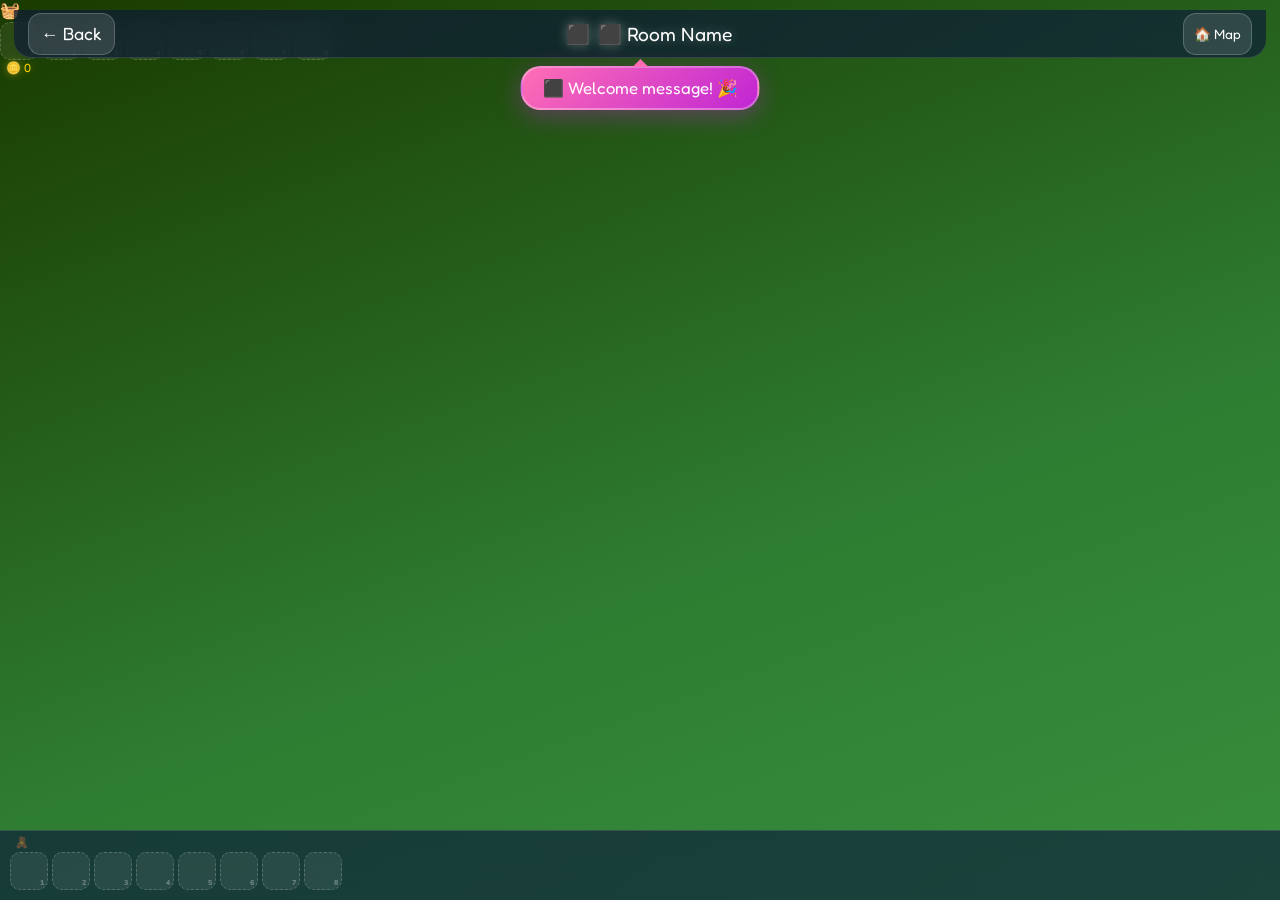
<file: shared/room-shell.html>
<!DOCTYPE html>
<!--
  CATHY'S NEIGHBORHOOD — Room Shell Template v1.0
  shared/room-shell.html

  HOW TO USE:
  1. Copy this file to rooms/{roomId}/index.html
  2. Replace every ⬛ placeholder with room-specific content
  3. Set --room-bg CSS variable to the room's color scheme
  4. Add your room content inside <div id="stage">

  The shell provides:
  - HUD with back button + room name
  - Greeting bubble
  - Toybox bar (live from IndexedDB)
  - Celebration overlay
  - CN Core engine (Item, Toybox, FX, Sound, Room)
-->
<html lang="en">
<head>
<meta charset="UTF-8">
<meta name="viewport" content="width=device-width, initial-scale=1.0, user-scalable=no">
<meta name="apple-mobile-web-app-capable" content="yes">
<title>⬛ Room Name — Cathy's Neighborhood</title>
<link rel="preconnect" href="https://fonts.googleapis.com">
<link href="https://fonts.googleapis.com/css2?family=Nunito:wght@400;700;800;900&family=Fredoka+One&display=swap" rel="stylesheet">
<link rel="stylesheet" href="../../shared/room-shell.css">
<style>
/* ── ROOM-SPECIFIC STYLES ── */
body {
  /* ⬛ Set the room background */
  background: linear-gradient(160deg, #1a3a00 0%, #2e7d32 60%, #388e3c 100%);
}

/* ⬛ Add all room-specific CSS here */
</style>
</head>
<body>

<!-- HUD -->
<div id="room-hud">
  <div class="hud-inner">
    <button id="back-btn" onclick="CN.Room.goBack()">← Back</button>
    <div class="hud-room-name">
      ⬛ <!-- emoji --> <span>⬛ Room Name</span>
    </div>
    <div class="hud-right">
      <button class="hud-btn" onclick="CN.Room.goHome()"
        style="font-size:.85rem;width:auto;padding:0 10px;font-family:var(--font-title)">🏠 Map</button>
      <!-- ⬛ Optional extra HUD buttons -->
    </div>
  </div>
</div>

<!-- Greeting bubble -->
<div id="greeting"></div>

<!-- ROOM STAGE — all interactive content goes here -->
<div id="stage">
  <!-- ⬛ Room content -->
</div>

<!-- Basket Bar (food items) -->
<div id="basket-bar-wrap">
  <div class="basket-lbl">🧺</div>
  <div id="basket-bar"></div>
  <div id="coin-display">🪙 0</div>
</div>

<!-- Toybox Bar (toy items) -->
<div id="toybox-bar-wrap">
  <div class="tb-label">🧸</div>
  <div id="toybox-bar"></div>
</div>

<!-- Celebration Overlay -->
<div id="celebrate">
  <div class="celebrate-card">
    <div class="celebrate-emoji" id="celEmoji">🎉</div>
    <div class="celebrate-title" id="celTitle">Amazing!</div>
    <div class="celebrate-msg"   id="celMsg">You did it!</div>
    <button class="cn-btn cn-btn-lg" id="celBtn"
      style="background:linear-gradient(135deg,#ff6eb4,#c026d3)"
      onclick="hideCelebrate()">Keep Playing! 🌟</button>
  </div>
</div>

<!-- Core Engine -->
<script src="../../shared/cn-core.js"></script>
<script>
/* ── ROOM ID ── */
const ROOM_ID = '⬛'; // e.g. 'kitchen'

/* ── ROOM INIT ── */
document.body.classList.add("has-basket");
CN.Room.init(ROOM_ID, async (savedState) => {
  // ⬛ Restore room from saved state if it exists
  if (savedState) {
    console.log('[Room] Restored state:', savedState);
  }

  // ⬛ Build the room UI, set up items, drop zones, etc.
  buildRoom();

  // Greet on load
  CN.Room.greet('⬛ Welcome message! 🎉');
});

/* ── BUILD ROOM ── */
function buildRoom() {
  // ⬛ Set up CN.Item instances, CN.DragSystem.register(), drop zones, etc.
}

/* ── CELEBRATION HELPERS ── */
function showCelebrate(emoji = '🎉', title = 'Amazing!', msg = 'You did it!') {
  document.getElementById('celEmoji').textContent = emoji;
  document.getElementById('celTitle').textContent = title;
  document.getElementById('celMsg').textContent   = msg;
  document.getElementById('celebrate').classList.add('show');
  CN.FX.confetti(35);
  CN.FX.haptic('success');
}

function hideCelebrate() {
  document.getElementById('celebrate').classList.remove('show');
}

/* ── SAVE STATE (call whenever something important changes) ── */
async function saveRoomState() {
  await CN.Room.save(ROOM_ID, {
    // ⬛ serialize whatever needs to persist
  });
}

/* ── DRAG-OVER HIGHLIGHT (wire to drop zones) ── */
document.addEventListener('dragover', e => e.preventDefault());
document.querySelectorAll('[data-drop]').forEach(zone => {
  zone.addEventListener('dragenter', () => zone.classList.add('drag-over'));
  zone.addEventListener('dragleave', () => zone.classList.remove('drag-over'));
  zone.addEventListener('drop', () => zone.classList.remove('drag-over'));
});
</script>
</body>
</html>
</file>
<file: shared/room-shell.css>
/**
 * CATHY'S NEIGHBORHOOD — Room Shell Styles v1.0
 * shared/room-shell.css
 *
 * Every room includes this file. Provides:
 *   - CSS variables (design tokens)
 *   - Room chrome (header, back btn, greeting, toybox bar)
 *   - Utility classes (draggable, drop-zone, btn variants)
 *   - Animations shared across rooms
 */

/* ── TOKENS ── */
:root {
  --font-title: 'Fredoka One', cursive;
  --font-body:  'Nunito', sans-serif;

  /* Brand palette */
  --gold:    #ffd700;
  --pink:    #ff6eb4;
  --purple:  #7c3aed;
  --teal:    #0d9488;
  --coral:   #ff7043;
  --green:   #2e7d32;
  --sky:     #1a6bc7;

  /* UI surfaces */
  --glass-bg:     rgba(10, 20, 60, 0.62);
  --glass-border: rgba(255, 255, 255, 0.13);
  --glass-blur:   blur(14px);

  /* Spacing */
  --hud-h:    58px;
  --toybox-h: 96px;
  --safe-top: max(env(safe-area-inset-top), 10px);
  --safe-bot: max(env(safe-area-inset-bottom), 10px);
}

/* ── RESET ── */
*, *::before, *::after {
  margin: 0; padding: 0; box-sizing: border-box;
  -webkit-tap-highlight-color: transparent;
}

html, body {
  width: 100%; height: 100%; overflow: hidden;
  font-family: var(--font-body);
  user-select: none;
  touch-action: manipulation;
}


/* ── BACKGROUND LAYER (fixed, full screen, behind everything) ── */
/* Use <div id="bg-layer"> in each room instead of body background */
/* This works correctly on mobile Safari where background-attachment:fixed breaks */
#bg-layer {
  position: fixed;
  inset: 0;
  z-index: -1;
  background-size: cover;
  background-position: center center;
  background-repeat: no-repeat;
}

/* ── ROOM STAGE ── */
#stage {
  position: fixed;
  top: var(--hud-h);
  left: 0; right: 0;
  bottom: var(--toybox-h);
  overflow-y: auto;
  overflow-x: hidden;
  -webkit-overflow-scrolling: touch;
}

/* ── HUD (top bar) ── */
#room-hud {
  position: fixed; top: 0; left: 0; right: 0;
  z-index: 300;
  height: var(--hud-h);
  padding: var(--safe-top) 14px 0;
  pointer-events: none;
}
.hud-inner {
  height: 100%;
  display: flex; align-items: center; justify-content: space-between;
  background: var(--glass-bg);
  backdrop-filter: var(--glass-blur); -webkit-backdrop-filter: var(--glass-blur);
  border-radius: 0 0 18px 18px;
  border-bottom: 1px solid var(--glass-border);
  padding: 0 14px;
  pointer-events: all;
}
.hud-room-name {
  font-family: var(--font-title);
  font-size: clamp(.95rem, 3vw, 1.2rem);
  color: #fff;
  text-shadow: 0 0 12px rgba(255,255,255,.3);
  display: flex; align-items: center; gap: 8px;
}
.hud-right { display: flex; gap: 8px; }

/* ── BACK / HOME BUTTONS ── */
#back-btn {
  width: 42px; height: 42px;
  border-radius: 13px; border: none;
  background: rgba(255,255,255,.12);
  border: 1px solid rgba(255,255,255,.2);
  color: #fff; font-size: 1.1rem;
  cursor: pointer; display: flex;
  align-items: center; justify-content: center;
  transition: background .2s, transform .15s;
  font-family: var(--font-title);
  white-space: nowrap; padding: 0 12px; width: auto;
}
#back-btn:active { transform: scale(.91); background: rgba(255,255,255,.22); }

.hud-btn {
  height: 42px; border-radius: 13px; border: none;
  background: rgba(255,255,255,.12);
  border: 1px solid rgba(255,255,255,.2);
  color: #fff; font-size: 1.1rem;
  cursor: pointer; display: flex;
  align-items: center; justify-content: center;
  transition: background .2s, transform .15s;
  padding: 0 12px;
}
.hud-btn:active { transform: scale(.91); background: rgba(255,255,255,.22); }

/* ── GREETING BUBBLE ── */
#greeting {
  position: fixed; top: calc(var(--hud-h) + 8px); left: 50%;
  z-index: 400;
  transform: translateX(-50%) translateY(-10px);
  background: linear-gradient(135deg, #ff6eb4, #c026d3);
  border-radius: 20px; padding: 10px 20px;
  font-family: var(--font-title);
  font-size: clamp(.85rem, 2.5vw, 1.05rem);
  color: #fff;
  box-shadow: 0 6px 24px rgba(192,38,211,.4);
  border: 2px solid rgba(255,255,255,.3);
  opacity: 0; pointer-events: none; white-space: nowrap;
  max-width: 88vw; text-align: center;
  transition: opacity .35s, transform .35s cubic-bezier(.34,1.4,.64,1);
}
#greeting.show { opacity: 1; transform: translateX(-50%) translateY(0); }
#greeting::before {
  content: ''; position: absolute; top: -9px; left: 50%;
  transform: translateX(-50%);
  border: 8px solid transparent;
  border-bottom-color: #ff6eb4; border-top: none;
}

/* ── DUAL BAR (Toybox + Basket) ── */
#toybox-bar-wrap {
  position: fixed; bottom: 0; left: 0; right: 0;
  z-index: 300;
  padding: 4px 10px var(--safe-bot);
  background: var(--glass-bg);
  backdrop-filter: var(--glass-blur); -webkit-backdrop-filter: var(--glass-blur);
  border-top: 1px solid var(--glass-border);
  display: flex; flex-direction: column; gap: 3px;
}
.bar-row {
  display: flex; align-items: center; gap: 5px; height: 44px;
}
.tb-label {
  font-family: var(--font-title);
  font-size: .68rem; color: rgba(255,255,255,.5); flex-shrink: 0;
  writing-mode: horizontal-tb; width: 24px; text-align: center;
}
#toybox-bar, #basket-bar {
  display: flex; gap: 4px; flex: 1; overflow-x: auto;
  scrollbar-width: none;
}
#toybox-bar::-webkit-scrollbar, #basket-bar::-webkit-scrollbar { display:none; }
#coin-display {
  font-family: var(--font-title); font-size: .75rem;
  color: var(--gold); flex-shrink: 0; padding: 0 6px;
  text-shadow: 0 0 8px rgba(255,215,0,.4);
}
.tb-slot {
  flex: 0 0 38px; height: 38px;
  border-radius: 10px;
  background: rgba(255,255,255,.07);
  border: 1.5px dashed rgba(255,255,255,.2);
  display: flex; align-items: center; justify-content: center;
  cursor: pointer; position: relative;
  transition: all .2s; touch-action: manipulation;
}
.tb-slot.filled {
  background: rgba(255,255,255,.14);
  border-style: solid; border-color: rgba(255,255,255,.3);
}
.tb-slot:active { transform: scale(.88); }
.tb-emoji { font-size: 1.15rem; }
.tb-num {
  position: absolute; bottom: 1px; right: 3px;
  font-size: .45rem; font-weight: 900;
  color: rgba(255,255,255,.3);
  font-family: var(--font-body);
}

/* ── DRAGGABLE ITEMS ── */
.draggable {
  cursor: grab; transition: transform .15s, filter .15s;
  touch-action: none;
}
.draggable:active { cursor: grabbing; transform: scale(1.08); filter: brightness(1.1); }

/* ── DROP ZONES ── */
[data-drop] {
  transition: background .2s, transform .15s, box-shadow .2s;
  border-radius: 16px;
}
[data-drop].drag-over {
  background: rgba(255,255,255,.15) !important;
  transform: scale(1.04);
  box-shadow: 0 0 0 3px rgba(255,255,255,.4);
}

/* ── BUTTONS ── */
.cn-btn {
  font-family: var(--font-title);
  border: none; border-radius: 18px; cursor: pointer;
  display: inline-flex; align-items: center; justify-content: center; gap: 8px;
  transition: transform .15s, filter .2s;
  color: #fff; font-size: 1.1rem;
  padding: 14px 24px;
  box-shadow: 0 4px 16px rgba(0,0,0,.25);
}
.cn-btn:active { transform: scale(.96); }
.cn-btn:hover  { filter: brightness(1.08); }
.cn-btn-lg { font-size: 1.3rem; padding: 18px 32px; border-radius: 22px; }
.cn-btn-sm { font-size: .9rem;  padding: 10px 18px; border-radius: 14px; }

/* ── PROGRESS BAR ── */
.cn-progress {
  height: 14px; border-radius: 7px;
  background: rgba(255,255,255,.15);
  overflow: hidden;
}
.cn-progress-fill {
  height: 100%; border-radius: 7px;
  background: linear-gradient(90deg, var(--teal), var(--gold));
  transition: width .4s cubic-bezier(.34,1.4,.64,1);
}

/* ── CELEBRATION OVERLAY ── */
#celebrate {
  position: fixed; inset: 0; z-index: 500;
  display: flex; flex-direction: column;
  align-items: center; justify-content: center; gap: 20px;
  background: rgba(0,0,0,0); pointer-events: none;
  transition: background .3s;
}
#celebrate.show {
  background: rgba(5,10,40,.75);
  pointer-events: all;
  backdrop-filter: blur(8px);
}
.celebrate-card {
  background: linear-gradient(145deg, #1a0533, #2d0a6e);
  border-radius: 28px; padding: 36px;
  width: min(88vw, 400px); text-align: center;
  display: flex; flex-direction: column; gap: 16px; align-items: center;
  border: 2px solid rgba(192,132,252,.4);
  box-shadow: 0 40px 80px rgba(0,0,0,.6);
  transform: scale(.7); opacity: 0;
  transition: transform .4s cubic-bezier(.34,1.45,.64,1), opacity .3s ease;
}
#celebrate.show .celebrate-card { transform: scale(1); opacity: 1; }
.celebrate-emoji { font-size: 4rem; animation: celFloat 1.5s ease-in-out infinite alternate; }
@keyframes celFloat { from{transform:translateY(0)} to{transform:translateY(-12px)} }
.celebrate-title  { font-family: var(--font-title); font-size: 2rem; color: var(--gold); }
.celebrate-msg    { font-size: 1rem; color: rgba(255,255,255,.8); line-height: 1.5; font-weight: 700; }

/* ── SHARED ANIMATIONS ── */
@keyframes bounceIn {
  0%   { transform: scale(0) rotate(-10deg); opacity: 0; }
  60%  { transform: scale(1.15) rotate(3deg); opacity: 1; }
  100% { transform: scale(1) rotate(0deg); }
}
@keyframes wiggle {
  0%,100% { transform: rotate(0deg); }
  25%      { transform: rotate(-8deg); }
  75%      { transform: rotate(8deg); }
}
@keyframes pop {
  0%   { transform: scale(1); }
  50%  { transform: scale(1.25); }
  100% { transform: scale(1); }
}
@keyframes floatY {
  from { transform: translateY(0px); }
  to   { transform: translateY(-12px); }
}
@keyframes shimmer {
  0%,100% { opacity: .6; }
  50%      { opacity: 1; }
}
@keyframes spin {
  from { transform: rotate(0deg); }
  to   { transform: rotate(360deg); }
}

/* Helper classes */
.anim-bounce-in  { animation: bounceIn .5s cubic-bezier(.34,1.56,.64,1) both; }
.anim-wiggle     { animation: wiggle .4s ease-in-out; }
.anim-pop        { animation: pop .3s ease-in-out; }
.anim-float      { animation: floatY 2.5s ease-in-out infinite alternate; }
.anim-shimmer    { animation: shimmer 2s ease-in-out infinite; }
.anim-spin       { animation: spin 2s linear infinite; }

/* ── TOUCH ACTION FIX - ensure all interactive elements are tappable ── */
button, .cn-btn, .swatch, .block, .pad, .key, .loop-btn,
.fix-tool, .garden-tool, .seed, .obj-choice, .sticker,
.ingredient, .food-item, .result-item, .basket-item,
.cookie-on-tray, .dough-ball, .oven-body, .blender-body,
.animal-zone, .pond, .car-btn, .pattern-btn, .ctrl-btn,
[onclick], [data-drop] {
  touch-action: manipulation;
  -webkit-tap-highlight-color: transparent;
  cursor: pointer;
}

/* basket-bar-wrap removed — now inside #toybox-bar-wrap */

/* ══════════════════════════════════════
   CN.Hotspots — Room Zone System
══════════════════════════════════════ */
.hs-zone {
  /* base styles set inline; these add visual affordance */
}
.hs-zone:hover, .hs-zone:focus {
  background: rgba(255,255,255,.08) !important;
}
.hs-label {
  display:flex; flex-direction:column; align-items:center; gap:2px;
  text-align:center; pointer-events:none;
  text-shadow:0 2px 8px rgba(0,0,0,.9), 0 0 20px rgba(0,0,0,.8);
}
.hs-emoji {
  font-size:clamp(1.2rem,4vw,2rem);
  display:block;
  filter:drop-shadow(0 2px 6px rgba(0,0,0,.7));
}
.hs-text {
  font-family:var(--font-title);
  font-size:clamp(.55rem,1.8vw,.75rem);
  color:#fff;
  background:rgba(0,0,0,.55);
  backdrop-filter:blur(4px);
  border-radius:8px;
  padding:2px 7px;
  white-space:nowrap;
  letter-spacing:.02em;
  border:1px solid rgba(255,255,255,.2);
}
.hs-ring {
  position:absolute; inset:-6px; border-radius:50%;
  border:2px solid rgba(255,255,255,.25);
  animation:hsRingPulse 2.5s ease-in-out infinite;
  pointer-events:none;
}
@keyframes hsRingPulse {
  0%,100% { transform:scale(1);   opacity:.4; }
  50%      { transform:scale(1.1); opacity:.9; }
}
.hs-zone.hs-active .hs-ring {
  border-color:var(--gold);
  box-shadow:0 0 16px rgba(255,215,0,.4);
  animation:hsRingActive 1s ease-in-out infinite;
}
@keyframes hsRingActive {
  0%,100% { box-shadow:0 0 8px rgba(255,215,0,.4); }
  50%      { box-shadow:0 0 24px rgba(255,215,0,.8); }
}

/* Activity panel slide-in */
.room-panel {
  position:fixed; inset:0;
  z-index:200;
  display:flex; flex-direction:column;
  background:rgba(10,10,30,.92);
  backdrop-filter:blur(16px);
  -webkit-backdrop-filter:blur(16px);
  overflow-y:auto;
  transform:translateY(100%);
  transition:transform .35s cubic-bezier(.34,1.2,.64,1);
  padding-bottom: calc(var(--toybox-h) + 58px + 16px);
}
.room-panel.open {
  transform:translateY(0);
}
.room-panel-hud {
  display:flex; align-items:center; gap:10px;
  padding:10px 14px 8px;
  border-bottom:1px solid rgba(255,255,255,.1);
  flex-shrink:0;
  background:rgba(0,0,0,.3);
}
.panel-close-btn {
  width:40px; height:40px; border-radius:12px; border:none;
  background:rgba(255,255,255,.12); border:1.5px solid rgba(255,255,255,.2);
  color:#fff; font-size:1.1rem; cursor:pointer; flex-shrink:0;
  touch-action:manipulation;
  transition:all .15s;
}
.panel-close-btn:active { transform:scale(.9); background:rgba(255,255,255,.2); }
.panel-title {
  font-family:var(--font-title); font-size:1rem; color:#fff; flex:1;
}
.panel-body {
  flex:1; padding:12px 14px; display:flex; flex-direction:column; gap:10px;
}

/* Hotspot scene wrapper */
.hs-scene {
  position:relative; width:100%;
  flex-shrink:0;
  overflow:hidden;
}
.hs-scene img.scene-bg {
  width:100%; display:block;
  border-radius:16px;
  max-height:42vh; object-fit:cover; object-position:center top;
}
#hs-layer { position:absolute; inset:0; }
</file>
